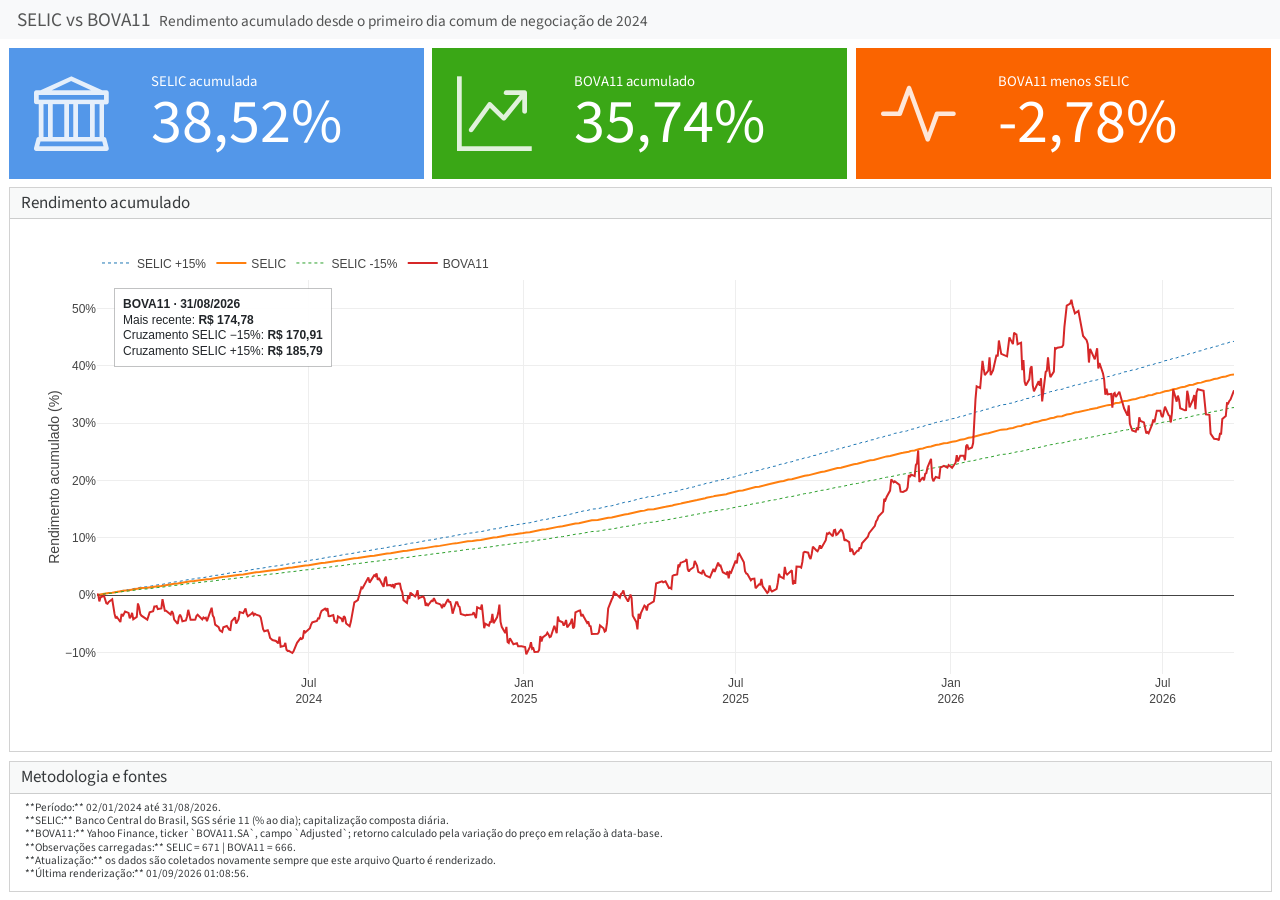
<file: index.html>
<!DOCTYPE html>
<html xmlns="http://www.w3.org/1999/xhtml" lang="en" xml:lang="en"><head>

<meta charset="utf-8">
<meta name="generator" content="quarto-1.10.18">

<meta name="viewport" content="width=device-width, initial-scale=1.0, user-scalable=yes">


<title>SELIC vs BOVA11</title>
<style>
/* Default styles provided by pandoc.
** See https://pandoc.org/MANUAL.html#variables-for-html for config info.
*/
span.smallcaps{font-variant: small-caps;}
div.columns{display: flex; gap: 1.5em;}
div.column{flex: auto;}
@media screen {
div.columns{gap: min(4vw, 1.5em);}
div.column{overflow-x: auto;}
}
div.hanging-indent{margin-left: 1.5em; text-indent: -1.5em;}
ul.task-list{list-style: none;}
ul.task-list li input[type="checkbox"] {
  width: 0.8em;
  margin: 0 0.8em 0.2em -1em; /* quarto-specific, see https://github.com/quarto-dev/quarto-cli/issues/4556 */ 
  vertical-align: middle;
}
</style>


<script src="selic_bova11_files/libs/clipboard/clipboard.min.js"></script>
<script src="selic_bova11_files/libs/quarto-html/quarto.js" type="module"></script>
<script src="selic_bova11_files/libs/quarto-html/tabsets/tabsets.js" type="module"></script>
<script src="selic_bova11_files/libs/quarto-html/popper.min.js"></script>
<script src="selic_bova11_files/libs/quarto-html/tippy.umd.min.js"></script>
<script src="selic_bova11_files/libs/quarto-html/anchor.min.js"></script>
<link href="selic_bova11_files/libs/quarto-html/tippy.css" rel="stylesheet">
<link href="selic_bova11_files/libs/quarto-html/quarto-syntax-highlighting-64a204ab8560d761af7679ceaba22944.css" rel="stylesheet" class="quarto-color-scheme" id="quarto-text-highlighting-styles">
<link href="selic_bova11_files/libs/quarto-html/quarto-syntax-highlighting-dark-b85bc7c33db8c58e0ec93c3465666fed.css" rel="stylesheet" class="quarto-color-scheme quarto-color-alternate" id="quarto-text-highlighting-styles">
<link href="selic_bova11_files/libs/quarto-html/quarto-syntax-highlighting-64a204ab8560d761af7679ceaba22944.css" rel="stylesheet" class="quarto-color-scheme-extra" id="quarto-text-highlighting-styles">
<script src="selic_bova11_files/libs/bootstrap/bootstrap.min.js"></script>
<link href="selic_bova11_files/libs/bootstrap/bootstrap-icons.css" rel="stylesheet">
<link href="selic_bova11_files/libs/bootstrap/bootstrap-b0fabc291986fde6d738770ced517c16.min.css" rel="stylesheet" append-hash="true" class="quarto-color-scheme" id="quarto-bootstrap" data-mode="light">
<link href="selic_bova11_files/libs/bootstrap/bootstrap-dark-b0fabc291986fde6d738770ced517c16.min.css" rel="stylesheet" append-hash="true" class="quarto-color-scheme quarto-color-alternate" id="quarto-bootstrap" data-mode="light">
<link href="selic_bova11_files/libs/bootstrap/bootstrap-b0fabc291986fde6d738770ced517c16.min.css" rel="stylesheet" append-hash="true" class="quarto-color-scheme-extra" id="quarto-bootstrap" data-mode="light">
<script src="selic_bova11_files/libs/quarto-dashboard/quarto-dashboard.js"></script>
<script src="selic_bova11_files/libs/quarto-dashboard/stickythead.js"></script>



<script src="selic_bova11_files/libs/quarto-dashboard/web-components.js" type="module"></script>
<script src="selic_bova11_files/libs/quarto-dashboard/components.js"></script>

<link href="selic_bova11_files/libs/htmltools-fill-0.5.9/fill.css" rel="stylesheet">
<script src="selic_bova11_files/libs/htmlwidgets-1.6.4/htmlwidgets.js"></script>
<script src="selic_bova11_files/libs/plotly-binding-4.12.1/plotly.js"></script>
<script src="selic_bova11_files/libs/typedarray-0.1/typedarray.min.js"></script>
<script src="selic_bova11_files/libs/jquery-3.5.1/jquery.min.js"></script>
<link href="selic_bova11_files/libs/crosstalk-1.2.2/css/crosstalk.min.css" rel="stylesheet">
<script src="selic_bova11_files/libs/crosstalk-1.2.2/js/crosstalk.min.js"></script>
<link href="selic_bova11_files/libs/plotly-htmlwidgets-css-2.25.2/plotly-htmlwidgets.css" rel="stylesheet">
<script src="selic_bova11_files/libs/plotly-main-2.25.2/plotly-latest.min.js"></script>


<link rel="stylesheet" href="styles.css">
</head>

<body class="quarto-dashboard dashboard-fill fullcontent quarto-light">

<header id="quarto-dashboard-header">
<nav class="navbar navbar-expand-md slim" data-bs-theme="dark">
  <div class="navbar-container container-fluid">
    <button class="navbar-toggler hidden" type="button" data-bs-toggle="collapse" data-bs-target="#dashboard-collapse" aria-controls="dashboard-collapse" aria-expanded="false" aria-label="Toggle navigation">
      <span class="navbar-toggler-icon"></span>
    </button>    


    <div class="navbar-brand-container">


      <div class="navbar-title">
        <div class="navbar-title-text"><a href="#">SELIC vs BOVA11</a></div>
        <div class="navbar-subtitle">Rendimento acumulado desde o primeiro dia comum de negociação de 2024</div>
        
      </div>
    </div>
</div>
</nav>
</header>
<div class="page-layout-custom quarto-dashboard-content bslib-gap-spacing html-fill-container bslib-page-fill">  

<div class="bslib-grid-item html-fill-item bslib-grid" data-layout="fill" style="display: grid; grid-template-rows: minmax(3em, 15fr) minmax(3em, 65fr) minmax(3em, 15fr); grid-auto-columns: minmax(0, 1fr);">
<div class="bslib-grid" style="display: grid; grid-template-columns: minmax(3em, 1fr) minmax(3em, 1fr) minmax(3em, 1fr);
grid-auto-rows: minmax(0, 1fr);">
<div class="card valuebox cell bslib-card html-fill-container bslib-value-box bg-primary showcase-left-center" data-bslib-card-init="" data-require-bs-caller="card()">
<div class="card-body html-fill-item html-fill-container">
<div data-icon="bank" class="html-fill-item html-fill-container value-box-grid">
<div class="value-box-showcase html-fill-item html-fill-container">

<i class="bi bi-bank"></i></div>
<div class="value-box-area">
<p class="value-box-title">
SELIC acumulada
</p>
<p class="value-box-value">
38,52%
</p>
</div>
</div>
</div>
<script data-bslib-card-init="">bslib.Card.initializeAllCards();</script></div><div class="card valuebox cell bslib-card html-fill-container bslib-value-box bg-success showcase-left-center" data-bslib-card-init="" data-require-bs-caller="card()">
<div class="card-body html-fill-item html-fill-container">
<div data-icon="graph-up-arrow" class="html-fill-item html-fill-container value-box-grid">
<div class="value-box-showcase html-fill-item html-fill-container">

<i class="bi bi-graph-up-arrow"></i></div>
<div class="value-box-area">
<p class="value-box-title">
BOVA11 acumulado
</p>
<p class="value-box-value">
35,74%
</p>
</div>
</div>
</div>
<script data-bslib-card-init="">bslib.Card.initializeAllCards();</script></div><div class="card valuebox cell bslib-card html-fill-container bslib-value-box bg-warning showcase-left-center" data-bslib-card-init="" data-require-bs-caller="card()">
<div class="card-body html-fill-item html-fill-container">
<div data-icon="activity" class="html-fill-item html-fill-container value-box-grid">
<div class="value-box-showcase html-fill-item html-fill-container">

<i class="bi bi-activity"></i></div>
<div class="value-box-area">
<p class="value-box-title">
BOVA11 menos SELIC
</p>
<p class="value-box-value">
-2,78%
</p>
</div>
</div>
</div>
<script data-bslib-card-init="">bslib.Card.initializeAllCards();</script></div>
</div>
<div class="bslib-grid" style="display: grid; grid-template-columns: minmax(3em, 1fr);
grid-auto-rows: minmax(0, 1fr);">
<div class="card cell bslib-card html-fill-container" data-fill="true" data-title="Rendimento acumulado" data-bslib-card-init="" data-require-bs-caller="card()" data-full-screen="false">
<div class="card-header"><div class="card-title"><span style="display: inline">
Rendimento acumulado
</span></div></div>
<div class="card-body html-fill-item html-fill-container">
<div class="cell-output-display html-fill-item html-fill-container">
<div class="plotly html-widget html-fill-item html-fill-container" id="htmlwidget-8ede036885863e862efa" style="width:100%;height:406px;"></div>
<script type="application/json" data-for="htmlwidget-8ede036885863e862efa">{"x":{"visdat":{"192149d3d3a3":["function () ","plotlyVisDat"],"19213c940836":["function () ","data"],"1921514b5a8c":["function () ","data"],"19217f6c1cc3":["function () ","data"],"1921608bd092":["function () ","data"]},"cur_data":"1921608bd092","attrs":{"19213c940836":{"alpha_stroke":1,"sizes":[10,100],"spans":[1,20],"x":{},"y":{},"type":"scatter","mode":"lines","name":"SELIC +15%","line":{"width":1,"dash":"dot"},"hovertemplate":"<b>SELIC +15%<\/b> <br>Data: %{x|%d/%m/%Y} <br>Acumulado: %{y:.2f}% <extra><\/extra>","inherit":true},"1921514b5a8c":{"alpha_stroke":1,"sizes":[10,100],"spans":[1,20],"x":{},"y":{},"type":"scatter","mode":"lines","name":"SELIC","line":{"width":2},"hovertemplate":"<b>SELIC<\/b> <br>Data: %{x|%d/%m/%Y} <br>Acumulado: %{y:.2f}% <extra><\/extra>","inherit":true},"19217f6c1cc3":{"alpha_stroke":1,"sizes":[10,100],"spans":[1,20],"x":{},"y":{},"type":"scatter","mode":"lines","name":"SELIC -15%","line":{"width":1,"dash":"dot"},"hovertemplate":"<b>SELIC -15%<\/b> <br>Data: %{x|%d/%m/%Y} <br>Acumulado: %{y:.2f}% <extra><\/extra>","inherit":true},"1921608bd092":{"alpha_stroke":1,"sizes":[10,100],"spans":[1,20],"x":{},"y":{},"type":"scatter","mode":"lines","name":"BOVA11","line":{"width":2},"hovertemplate":"<b>BOVA11<\/b> <br>Data: %{x|%d/%m/%Y} <br>Acumulado: %{y:.2f}% <extra><\/extra>","inherit":true}},"layout":{"margin":{"b":60,"l":70,"t":25,"r":20},"xaxis":{"domain":[0,1],"automargin":true,"title":"","type":"date","tickformat":"%b<br>%Y","showgrid":true},"yaxis":{"domain":[0,1],"automargin":true,"title":"Rendimento acumulado (%)","ticksuffix":"%","showgrid":true,"zeroline":true},"legend":{"orientation":"h","x":0,"y":1.0800000000000001},"annotations":[{"xref":"paper","yref":"paper","x":0.014999999999999999,"y":0.97999999999999998,"xanchor":"left","yanchor":"top","align":"left","showarrow":false,"bgcolor":"rgba(255, 255, 255, 0.94)","bordercolor":"rgba(33, 37, 41, 0.28)","borderwidth":1,"borderpad":8,"font":{"size":12,"color":"#212529"},"text":"<b>BOVA11 · 31/08/2026<\/b><br>Mais recente: <b>R$ 174,78<\/b><br>Cruzamento SELIC −15%: <b>R$ 170,91<\/b><br>Cruzamento SELIC +15%: <b>R$ 185,79<\/b>"}],"hovermode":"x","showlegend":true},"source":"A","config":{"modeBarButtonsToAdd":["hoverclosest","hovercompare"],"showSendToCloud":false,"displaylogo":false,"responsive":true},"data":[{"x":["2024-01-02","2024-01-03","2024-01-04","2024-01-05","2024-01-08","2024-01-09","2024-01-10","2024-01-11","2024-01-12","2024-01-15","2024-01-16","2024-01-17","2024-01-18","2024-01-19","2024-01-22","2024-01-23","2024-01-24","2024-01-25","2024-01-26","2024-01-29","2024-01-30","2024-01-31","2024-02-01","2024-02-02","2024-02-05","2024-02-06","2024-02-07","2024-02-08","2024-02-09","2024-02-14","2024-02-15","2024-02-16","2024-02-19","2024-02-20","2024-02-21","2024-02-22","2024-02-23","2024-02-26","2024-02-27","2024-02-28","2024-02-29","2024-03-01","2024-03-04","2024-03-05","2024-03-06","2024-03-07","2024-03-08","2024-03-11","2024-03-12","2024-03-13","2024-03-14","2024-03-15","2024-03-18","2024-03-19","2024-03-20","2024-03-21","2024-03-22","2024-03-25","2024-03-26","2024-03-27","2024-03-28","2024-04-01","2024-04-02","2024-04-03","2024-04-04","2024-04-05","2024-04-08","2024-04-09","2024-04-10","2024-04-11","2024-04-12","2024-04-15","2024-04-16","2024-04-17","2024-04-18","2024-04-19","2024-04-22","2024-04-23","2024-04-24","2024-04-25","2024-04-26","2024-04-29","2024-04-30","2024-05-02","2024-05-03","2024-05-06","2024-05-07","2024-05-08","2024-05-09","2024-05-10","2024-05-13","2024-05-14","2024-05-15","2024-05-16","2024-05-17","2024-05-20","2024-05-21","2024-05-22","2024-05-23","2024-05-24","2024-05-27","2024-05-28","2024-05-29","2024-05-31","2024-06-03","2024-06-04","2024-06-05","2024-06-06","2024-06-07","2024-06-10","2024-06-11","2024-06-12","2024-06-13","2024-06-14","2024-06-17","2024-06-18","2024-06-19","2024-06-20","2024-06-21","2024-06-24","2024-06-25","2024-06-26","2024-06-27","2024-06-28","2024-07-01","2024-07-02","2024-07-03","2024-07-04","2024-07-05","2024-07-08","2024-07-09","2024-07-10","2024-07-11","2024-07-12","2024-07-15","2024-07-16","2024-07-17","2024-07-18","2024-07-19","2024-07-22","2024-07-23","2024-07-24","2024-07-25","2024-07-26","2024-07-29","2024-07-30","2024-07-31","2024-08-01","2024-08-02","2024-08-05","2024-08-06","2024-08-07","2024-08-08","2024-08-09","2024-08-12","2024-08-13","2024-08-14","2024-08-15","2024-08-16","2024-08-19","2024-08-20","2024-08-21","2024-08-22","2024-08-23","2024-08-26","2024-08-27","2024-08-28","2024-08-29","2024-08-30","2024-09-02","2024-09-03","2024-09-04","2024-09-05","2024-09-06","2024-09-09","2024-09-10","2024-09-11","2024-09-12","2024-09-13","2024-09-16","2024-09-17","2024-09-18","2024-09-19","2024-09-20","2024-09-23","2024-09-24","2024-09-25","2024-09-26","2024-09-27","2024-09-30","2024-10-01","2024-10-02","2024-10-03","2024-10-04","2024-10-07","2024-10-08","2024-10-09","2024-10-10","2024-10-11","2024-10-14","2024-10-15","2024-10-16","2024-10-17","2024-10-18","2024-10-21","2024-10-22","2024-10-23","2024-10-24","2024-10-25","2024-10-28","2024-10-29","2024-10-30","2024-10-31","2024-11-01","2024-11-04","2024-11-05","2024-11-06","2024-11-07","2024-11-08","2024-11-11","2024-11-12","2024-11-13","2024-11-14","2024-11-18","2024-11-19","2024-11-21","2024-11-22","2024-11-25","2024-11-26","2024-11-27","2024-11-28","2024-11-29","2024-12-02","2024-12-03","2024-12-04","2024-12-05","2024-12-06","2024-12-09","2024-12-10","2024-12-11","2024-12-12","2024-12-13","2024-12-16","2024-12-17","2024-12-18","2024-12-19","2024-12-20","2024-12-23","2024-12-24","2024-12-26","2024-12-27","2024-12-30","2024-12-31","2025-01-02","2025-01-03","2025-01-06","2025-01-07","2025-01-08","2025-01-09","2025-01-10","2025-01-13","2025-01-14","2025-01-15","2025-01-16","2025-01-17","2025-01-20","2025-01-21","2025-01-22","2025-01-23","2025-01-24","2025-01-27","2025-01-28","2025-01-29","2025-01-30","2025-01-31","2025-02-03","2025-02-04","2025-02-05","2025-02-06","2025-02-07","2025-02-10","2025-02-11","2025-02-12","2025-02-13","2025-02-14","2025-02-17","2025-02-18","2025-02-19","2025-02-20","2025-02-21","2025-02-24","2025-02-25","2025-02-26","2025-02-27","2025-02-28","2025-03-05","2025-03-06","2025-03-07","2025-03-10","2025-03-11","2025-03-12","2025-03-13","2025-03-14","2025-03-17","2025-03-18","2025-03-19","2025-03-20","2025-03-21","2025-03-24","2025-03-25","2025-03-26","2025-03-27","2025-03-28","2025-03-31","2025-04-01","2025-04-02","2025-04-03","2025-04-04","2025-04-07","2025-04-08","2025-04-09","2025-04-10","2025-04-11","2025-04-14","2025-04-15","2025-04-16","2025-04-17","2025-04-22","2025-04-23","2025-04-24","2025-04-25","2025-04-28","2025-04-29","2025-04-30","2025-05-02","2025-05-05","2025-05-06","2025-05-07","2025-05-08","2025-05-09","2025-05-12","2025-05-13","2025-05-14","2025-05-15","2025-05-16","2025-05-19","2025-05-20","2025-05-21","2025-05-22","2025-05-23","2025-05-26","2025-05-27","2025-05-28","2025-05-29","2025-05-30","2025-06-02","2025-06-03","2025-06-04","2025-06-05","2025-06-06","2025-06-09","2025-06-10","2025-06-11","2025-06-12","2025-06-13","2025-06-16","2025-06-17","2025-06-18","2025-06-20","2025-06-23","2025-06-24","2025-06-25","2025-06-26","2025-06-27","2025-06-30","2025-07-01","2025-07-02","2025-07-03","2025-07-04","2025-07-07","2025-07-08","2025-07-09","2025-07-10","2025-07-11","2025-07-14","2025-07-15","2025-07-16","2025-07-17","2025-07-18","2025-07-21","2025-07-22","2025-07-23","2025-07-24","2025-07-25","2025-07-28","2025-07-29","2025-07-30","2025-07-31","2025-08-01","2025-08-04","2025-08-05","2025-08-06","2025-08-07","2025-08-08","2025-08-11","2025-08-12","2025-08-13","2025-08-14","2025-08-15","2025-08-18","2025-08-19","2025-08-20","2025-08-21","2025-08-22","2025-08-25","2025-08-26","2025-08-27","2025-08-28","2025-08-29","2025-09-01","2025-09-02","2025-09-03","2025-09-04","2025-09-05","2025-09-08","2025-09-09","2025-09-10","2025-09-11","2025-09-12","2025-09-15","2025-09-16","2025-09-17","2025-09-18","2025-09-19","2025-09-22","2025-09-23","2025-09-24","2025-09-25","2025-09-26","2025-09-29","2025-09-30","2025-10-01","2025-10-02","2025-10-03","2025-10-06","2025-10-07","2025-10-08","2025-10-09","2025-10-10","2025-10-13","2025-10-14","2025-10-15","2025-10-16","2025-10-17","2025-10-20","2025-10-21","2025-10-22","2025-10-23","2025-10-24","2025-10-27","2025-10-28","2025-10-29","2025-10-30","2025-10-31","2025-11-03","2025-11-04","2025-11-05","2025-11-06","2025-11-07","2025-11-10","2025-11-11","2025-11-12","2025-11-13","2025-11-14","2025-11-17","2025-11-18","2025-11-19","2025-11-21","2025-11-24","2025-11-25","2025-11-26","2025-11-27","2025-11-28","2025-12-01","2025-12-02","2025-12-03","2025-12-04","2025-12-05","2025-12-08","2025-12-09","2025-12-10","2025-12-11","2025-12-12","2025-12-15","2025-12-16","2025-12-17","2025-12-18","2025-12-19","2025-12-22","2025-12-23","2025-12-24","2025-12-26","2025-12-29","2025-12-30","2025-12-31","2026-01-02","2026-01-05","2026-01-06","2026-01-07","2026-01-08","2026-01-09","2026-01-12","2026-01-13","2026-01-14","2026-01-15","2026-01-16","2026-01-19","2026-01-20","2026-01-21","2026-01-22","2026-01-23","2026-01-26","2026-01-27","2026-01-28","2026-01-29","2026-01-30","2026-02-02","2026-02-03","2026-02-04","2026-02-05","2026-02-06","2026-02-09","2026-02-10","2026-02-11","2026-02-12","2026-02-13","2026-02-18","2026-02-19","2026-02-20","2026-02-23","2026-02-24","2026-02-25","2026-02-26","2026-02-27","2026-03-02","2026-03-03","2026-03-04","2026-03-05","2026-03-06","2026-03-09","2026-03-10","2026-03-11","2026-03-12","2026-03-13","2026-03-16","2026-03-17","2026-03-18","2026-03-19","2026-03-20","2026-03-23","2026-03-24","2026-03-25","2026-03-26","2026-03-27","2026-03-30","2026-03-31","2026-04-01","2026-04-02","2026-04-06","2026-04-07","2026-04-08","2026-04-09","2026-04-10","2026-04-13","2026-04-14","2026-04-15","2026-04-16","2026-04-17","2026-04-20","2026-04-22","2026-04-23","2026-04-24","2026-04-27","2026-04-28","2026-04-29","2026-04-30","2026-05-04","2026-05-05","2026-05-06","2026-05-07","2026-05-08","2026-05-11","2026-05-12","2026-05-13","2026-05-14","2026-05-15","2026-05-18","2026-05-19","2026-05-20","2026-05-21","2026-05-22","2026-05-25","2026-05-26","2026-05-27","2026-05-28","2026-05-29","2026-06-01","2026-06-02","2026-06-03","2026-06-05","2026-06-08","2026-06-09","2026-06-10","2026-06-11","2026-06-12","2026-06-15","2026-06-16","2026-06-17","2026-06-18","2026-06-19","2026-06-22","2026-06-23","2026-06-24","2026-06-25","2026-06-26","2026-06-29","2026-06-30","2026-07-01","2026-07-02","2026-07-03","2026-07-06","2026-07-07","2026-07-08","2026-07-09","2026-07-10","2026-07-13","2026-07-14","2026-07-15","2026-07-16","2026-07-17","2026-07-20","2026-07-21","2026-07-22","2026-07-23","2026-07-24","2026-07-27","2026-07-28","2026-07-29","2026-07-30","2026-07-31","2026-08-03","2026-08-04","2026-08-05","2026-08-06","2026-08-07","2026-08-10","2026-08-11","2026-08-12","2026-08-13","2026-08-14","2026-08-17","2026-08-18","2026-08-19","2026-08-20","2026-08-21","2026-08-24","2026-08-25","2026-08-26","2026-08-27","2026-08-28","2026-08-31"],"y":[0,0.050299850000010686,0.10062170065140762,0.15096556157705332,0.20133144240404907,0.25171935276365853,0.30212930229138402,0.35256130062691571,0.40301535741420808,0.45349148230140351,0.50398968494085761,0.55450997498916466,0.60505236210713242,0.65561685595980745,0.70620346621644958,0.75681220255055737,0.80744307463981746,0.85809609216625715,0.908771264816015,0.959468602279545,1.010188114251489,1.060929810430804,1.1096254947513828,1.1583416103202149,1.207078165709673,1.2558351694956793,1.304612630257731,1.3534105565790022,1.4022289570462421,1.4510678402497488,1.4999272147834983,1.5488070892449899,1.597707472235451,1.6466283723595563,1.6955697982257598,1.7445317584459883,1.7935142616358966,1.8425173164146633,1.8915409314051188,1.9405851152336937,1.9896498765305213,2.0387352239292076,2.0878411660671379,2.1369677115851702,2.1861148691279162,2.2352826473435625,2.2844710548839218,2.3336801004044072,2.3829097925641594,2.4321601400258186,2.4814311514557774,2.5307228355240041,2.5800352009040926,2.6293682562733398,2.6787220103126428,2.7259911993697417,2.7732793755146723,2.8205865463742419,2.8679127195781682,2.9152579027593615,2.9626221035537443,3.0100053296003044,3.0574075885410932,3.1048288880212511,3.1522692356889843,3.1997286391955879,3.2472071061953698,3.2947046443457793,3.3422212613073294,3.3897569647435475,3.4373117623211256,3.4848856617098209,3.5324786705824294,3.5800907966148108,3.6277220474859915,3.6753724308780109,3.7230419544760491,3.7707306259683255,3.8184384530461486,3.8661654434039678,3.9139116047392717,3.961676944752663,4.0094614711478354,4.0572651916315472,4.1050881139137205,4.1529302457073189,4.2007915947283943,4.2486721686961655,4.2955011222568,4.3423484655475031,4.3892142057899139,4.4360983502085345,4.4830009060306235,4.5299218804864276,4.5768612808088749,4.6238191142338536,4.6707953879999859,4.717790109348857,4.7648032855247822,4.8118349237749891,4.8588850313495646,4.9059536155013532,4.9530406834861633,5.0001462425625336,5.0472702999919656,5.0944128630387953,5.1415739389700894,5.1887535350559055,5.2359516585691068,5.2831683167854431,5.3304035169834236,5.377657266444543,5.4249295724530544,5.4722204422961473,5.5195298832638207,5.5668579026489837,5.6142045077473295,5.6615697058575138,5.7089535042809745,5.7563559103221111,5.8037769312880831,5.8512165744889852,5.8986748472377961,5.9461517568502815,5.9936473106451906,6.0411615159440597,6.0886943800713587,6.1362459103543925,6.1838161141234043,6.2314049987113931,6.2790125714543983,6.3266388396911637,6.3742838107635249,6.4219474920159989,6.4696298907960879,6.5173310144542071,6.5650508703435797,6.6127894658203417,6.6605468082435628,6.7083229049751498,6.7561177633799181,6.8039313908255954,6.8517637946827445,6.8996149823249135,6.9474849611284624,6.9953737384726846,7.0432813217397623,7.091207718314811,7.1391529355857823,7.1871169809435651,7.2350998617819826,7.2831015854976942,7.3311221594902944,7.3791615911623172,7.4272198879191524,7.4752970571691293,7.5233931063234873,7.5715080427963262,7.6196418740047314,7.6677946073686263,7.7159662503109177,7.7641568102574272,7.8123662946368082,7.8605947108807035,7.9088420664236398,7.957108368703107,8.0053936251594795,8.0536978432360957,8.1020210303791007,8.1503631940377286,8.1987243416640272,8.2471044807130003,8.2955036186425666,8.3439217629135811,8.392358920989885,8.4408151003381278,8.4892903084280249,8.537784552732127,8.5862978407259689,8.6348301798880254,8.6833815776996293,8.7319520416451777,8.7816526921412947,8.8313733063946405,8.8811138924243718,8.9308744582526529,8.9806550119050499,9.0304555614102409,9.080276114800121,9.130116680109932,9.1799772653779783,9.2298578786459391,9.279758527958629,9.3296792213641364,9.3796199669137632,9.4295807726620513,9.4795616466668182,9.5295625969890736,9.5795836316930085,9.6296247588461732,9.6796859865192975,9.7297673227863619,9.779868775724589,9.8299903534144146,9.8801320639395449,9.9302939153870113,9.9804759158469256,10.030678073412776,10.080900396181322,10.131142892252456,10.181405569729415,10.231688436718668,10.281991501329909,10.33231477167616,10.38265825587364,10.433021962041851,10.483405898303568,10.536054970916311,10.588726133500483,10.641419395324318,10.694134765660028,10.746872253783657,10.799631868975183,10.852413620518439,10.905217517701216,10.958043569815105,11.010891786155691,11.063762176022431,11.116654748718615,11.169569513551542,11.222506479832367,11.275465656876104,11.328447054001771,11.381450680532218,11.434476545794254,11.487524659118568,11.540595029839805,11.593687667296471,11.646802580831055,11.699939779789871,11.757604723381872,11.815295912019625,11.873013357648047,11.930757072217505,11.988527067683778,12.046323356008083,12.104145949157099,12.161994859102949,12.219870097823186,12.277771677300787,12.335699609524266,12.393653906487573,12.451634580189999,12.509641642636501,12.567675105837298,12.625734981808201,12.683821282570486,12.741934020150813,12.800073206581388,12.858238853899902,12.916430974149471,12.974649579378733,13.032894681641784,13.091166292998247,13.14946442551317,13.20778909125716,13.266140302306264,13.324518070742043,13.382922408651577,13.441353328127416,13.499810841267637,13.55829496017582,13.616805696961027,13.679875519970672,13.742976270529427,13.806107963803194,13.869270614965432,13.932464239196902,13.995688851685873,14.058944467628073,14.122231102226685,14.185548770692293,14.248897488242992,14.312277270104309,14.375688131509275,14.439130087698329,14.502603153919443,14.566107345428014,14.629642677487006,14.693209165366781,14.756806824345215,14.820435669707658,14.88409571674705,14.947786980763659,15.011509477065458,15.075263220967711,15.139048227793378,15.202864512872859,15.266712091544036,15.330590979152371,15.394501191050837,15.458442742599933,15.522415649167602,15.586419926129508,15.650455588868704,15.71452265277583,15.783188298670538,15.851890015315707,15.920627821659657,15.989401736660664,16.058211779286935,16.12705796851672,16.195940323338164,16.26485886274941,16.3338136057586,16.402804571383864,16.471831778653243,16.540895246604883,16.609994994286872,16.679131040757326,16.74830340508435,16.817512106346076,16.886757163630659,16.956038596036272,17.02535642267117,17.094710662653551,17.164101335111752,17.233528459184104,17.302992054019011,17.37249213877492,17.442028732620319,17.511601854733843,17.581211524304152,17.650857760530009,17.720540582620167,17.790260009793638,17.860016061279396,17.929808756316532,18.00194444633625,18.0741192815095,18.146333283078807,18.218586472298199,18.290878870433264,18.363210498761095,18.435581378570351,18.507991531161245,18.580440977845541,18.652929739946586,18.725457838799279,18.798025295750104,18.870632132157095,18.943278369389944,19.01596402882987,19.08868913186976,19.161453699914063,19.234257754378845,19.307101316691838,19.379984408292348,19.452907050631378,19.52586926517148,19.598871073386931,19.671912496763607,19.744993556799123,19.818114275002632,19.891274672895122,19.964474772009112,20.0377145938889,20.110994160090424,20.185482202280831,20.260011310473757,20.334581507309348,20.409192815440171,20.483845257531261,20.558538856260206,20.633273634317046,20.708049614404395,20.782866819237334,20.857725271543458,20.932624994062927,21.007566009548405,21.08254834076515,21.157572010490906,21.232637041516028,21.307743456643397,21.382891278688486,21.458080530479354,21.533311234856633,21.608583414673518,21.68389709279586,21.759252292102133,21.834649035483281,21.910087345843056,21.985567246097695,22.061088759176172,22.136651908019992,22.212256715583404,22.287903204833281,22.363591398749158,22.439321320323213,22.515092992560323,22.590906438478068,22.666761681106678,22.742658743489105,22.818597648680996,22.894578419750701,22.970601079779307,23.0466656518606,23.122772159101139,23.198920624620179,23.275111071549762,23.351343523034622,23.427618002232322,23.503934532313142,23.580293136460156,23.656693837869238,23.733136659748997,23.809621625320894,23.886148757819168,23.96271808049087,24.039329616595818,24.11598338940674,24.192679422209189,24.269417738301449,24.346198360994766,24.423021313613177,24.499886619493601,24.576794301985796,24.653744384452438,24.730736890269046,24.807771842824039,24.884849265518699,24.961969181767291,25.039131614996911,25.116336588647567,25.193584126172265,25.270874251036908,25.348206986720225,25.425582356714102,25.50300038452319,25.580461093665193,25.657964507670755,25.735510650083476,25.813099544459991,25.890731214369861,25.96840568339568,26.046122975133009,26.123883113190413,26.201686121189589,26.279532022765075,26.357420841564551,26.435352601248713,26.513327325491328,26.591345037979153,26.669405762412048,26.747509522502956,26.825656341977794,26.9038462445757,26.982079254048816,27.060355394162382,27.138674688694756,27.217037161437382,27.295442836194873,27.373891736784916,27.452383887038319,27.530919310799099,27.609498031924325,27.688120074284331,27.76678546176251,27.845494218255453,27.924246367672929,28.00304193393788,28.081880940986501,28.160763412768087,28.239689373245191,28.318658846393589,28.397671856202177,28.47672842667324,28.555828581822155,28.634972345677635,28.714159742281517,28.793390795689042,28.872665529968646,28.951983969201979,29.031346137484043,29.110752058923111,29.19020175764074,29.26969525777174,29.349232583464321,29.428813758879929,29.508438808193358,29.588107755592713,29.667820625279447,29.74757744146839,29.827378228387641,29.907223010278766,29.987111811396556,30.067044656009326,30.14702156839866,30.227042572859521,30.307107693700384,30.387216955242994,30.467370381822619,30.547567997787841,30.627809827500684,30.708095895336697,30.788426225684798,30.86880084294727,30.949219771540008,31.029683035892273,31.110190660446801,31.190742669659805,31.271339088001049,31.351979939953683,31.432665250014377,31.513395042693354,31.594169342514352,31.67498817401459,31.755851561744834,31.836759530269351,31.917712104166011,31.998709308026154,32.079751166454777,32.160837704070346,32.241968945505022,32.323144915404363,32.404365638427691,32.485631139247801,32.566941442551226,32.648296573037918,32.729696555421626,32.811141414429599,32.892631174802801,32.974165861295788,33.055745498676806,33.13737011172767,33.219039725243995,33.300754364034908,33.382514052923391,33.464318816745887,33.546168680352771,33.628063668607965,33.710003806389103,33.791989118587622,33.874019630108606,33.956095365870873,34.038216350807055,34.120382609863434,34.202594168000068,34.284851050190852,34.367153281423342,34.449500886698949,34.531893891032787,34.614332319453872,34.696816197004949,34.779345548742512,34.861920399736995,34.944540775072596,35.025909679569608,35.107322739716324,35.188779979474283,35.270281422817924,35.351827093734848,35.433417016225548,35.515051214303568,35.596729711995501,35.678452533341037,35.760219702392781,35.842031243216496,35.923887179890926,36.005787536507988,36.087732337172532,36.169721606002653,36.251755367129356,36.333833644696881,36.415956462862525,36.498123845796663,36.580335817682808,36.662592402717664,36.744893625110933,36.827239509085516,36.909630078877534,36.992065358736113,37.074545372923687,37.157070145715785,37.23963970140106,37.320935669001607,37.402275048648868,37.483657863524861,37.565084136823991,37.646553891753065,37.728067151531256,37.809623939390171,37.891224278573816,37.972868192338581,38.054555703953284,38.136286836699213,38.218061613870034,38.299880058771826,38.381742194723202,38.463648045055201,38.545597633111278,38.627590982247348,38.709628115831862,38.791709057245761,38.873833829882322,38.956002457147463,39.038214962459605,39.12047136924955,39.202771700960746,39.285115981049053,39.367504232982959,39.449936480243366,39.5324127463238,39.614933054730336,39.697497428981585,39.780105892608688,39.862758469155317,39.945455182177845,40.026849579239631,40.108286733592074,40.189766667696126,40.271289404024309,40.352854965061148,40.43446337330284,40.516114651257482,40.597808821444929,40.679545906396918,40.761325928656987,40.843148910780585,40.925014875334909,41.006923844899063,41.08887584206402,41.170870889432635,41.25290900961955,41.334990225251396,41.417114558966631,41.499282033415597,41.58149267126057,41.663746495175729,41.746043527847092,41.828383791972712,41.910767310262493,41.993194105438221,42.075664200233746,42.158177617394763,42.240734379678962,42.323334509855961,42.405978030707338,42.488664965026636,42.571395335619421,42.654169165303173,42.736986476907397,42.819847293273604,42.901377026385305,42.982948877757146,43.064562869147416,43.146219022325617,43.22791735907257,43.30965790118028,43.391440670452042,43.473265688702412,43.555132977757211,43.637042559453548,43.718994455639766,43.800988688175572,43.883025278931875,43.965104249791004,44.047225622646458,44.129389419403125,44.211595661977213,44.293844372296221],"type":"scatter","mode":"lines","name":"SELIC +15%","line":{"color":"rgba(31,119,180,1)","width":1,"dash":"dot"},"hovertemplate":["<b>SELIC +15%<\/b> <br>Data: %{x|%d/%m/%Y} <br>Acumulado: %{y:.2f}% <extra><\/extra>","<b>SELIC +15%<\/b> <br>Data: %{x|%d/%m/%Y} <br>Acumulado: %{y:.2f}% <extra><\/extra>","<b>SELIC +15%<\/b> <br>Data: %{x|%d/%m/%Y} <br>Acumulado: %{y:.2f}% <extra><\/extra>","<b>SELIC +15%<\/b> <br>Data: %{x|%d/%m/%Y} <br>Acumulado: %{y:.2f}% <extra><\/extra>","<b>SELIC +15%<\/b> <br>Data: %{x|%d/%m/%Y} <br>Acumulado: %{y:.2f}% <extra><\/extra>","<b>SELIC +15%<\/b> <br>Data: %{x|%d/%m/%Y} <br>Acumulado: %{y:.2f}% <extra><\/extra>","<b>SELIC +15%<\/b> <br>Data: %{x|%d/%m/%Y} <br>Acumulado: %{y:.2f}% <extra><\/extra>","<b>SELIC +15%<\/b> <br>Data: %{x|%d/%m/%Y} <br>Acumulado: %{y:.2f}% <extra><\/extra>","<b>SELIC +15%<\/b> <br>Data: %{x|%d/%m/%Y} <br>Acumulado: %{y:.2f}% <extra><\/extra>","<b>SELIC +15%<\/b> <br>Data: %{x|%d/%m/%Y} <br>Acumulado: %{y:.2f}% <extra><\/extra>","<b>SELIC +15%<\/b> <br>Data: %{x|%d/%m/%Y} <br>Acumulado: %{y:.2f}% <extra><\/extra>","<b>SELIC +15%<\/b> <br>Data: %{x|%d/%m/%Y} <br>Acumulado: %{y:.2f}% <extra><\/extra>","<b>SELIC +15%<\/b> <br>Data: %{x|%d/%m/%Y} <br>Acumulado: %{y:.2f}% <extra><\/extra>","<b>SELIC +15%<\/b> <br>Data: %{x|%d/%m/%Y} <br>Acumulado: %{y:.2f}% <extra><\/extra>","<b>SELIC +15%<\/b> <br>Data: %{x|%d/%m/%Y} <br>Acumulado: %{y:.2f}% <extra><\/extra>","<b>SELIC +15%<\/b> <br>Data: %{x|%d/%m/%Y} <br>Acumulado: %{y:.2f}% <extra><\/extra>","<b>SELIC +15%<\/b> <br>Data: %{x|%d/%m/%Y} <br>Acumulado: %{y:.2f}% <extra><\/extra>","<b>SELIC +15%<\/b> <br>Data: %{x|%d/%m/%Y} <br>Acumulado: %{y:.2f}% <extra><\/extra>","<b>SELIC +15%<\/b> <br>Data: %{x|%d/%m/%Y} <br>Acumulado: %{y:.2f}% <extra><\/extra>","<b>SELIC +15%<\/b> <br>Data: %{x|%d/%m/%Y} <br>Acumulado: %{y:.2f}% <extra><\/extra>","<b>SELIC +15%<\/b> <br>Data: %{x|%d/%m/%Y} <br>Acumulado: %{y:.2f}% <extra><\/extra>","<b>SELIC +15%<\/b> <br>Data: %{x|%d/%m/%Y} <br>Acumulado: %{y:.2f}% <extra><\/extra>","<b>SELIC +15%<\/b> <br>Data: %{x|%d/%m/%Y} <br>Acumulado: %{y:.2f}% <extra><\/extra>","<b>SELIC +15%<\/b> <br>Data: %{x|%d/%m/%Y} <br>Acumulado: %{y:.2f}% <extra><\/extra>","<b>SELIC +15%<\/b> <br>Data: %{x|%d/%m/%Y} <br>Acumulado: %{y:.2f}% <extra><\/extra>","<b>SELIC +15%<\/b> <br>Data: %{x|%d/%m/%Y} <br>Acumulado: %{y:.2f}% <extra><\/extra>","<b>SELIC +15%<\/b> <br>Data: %{x|%d/%m/%Y} <br>Acumulado: %{y:.2f}% <extra><\/extra>","<b>SELIC +15%<\/b> <br>Data: %{x|%d/%m/%Y} <br>Acumulado: %{y:.2f}% <extra><\/extra>","<b>SELIC +15%<\/b> <br>Data: %{x|%d/%m/%Y} <br>Acumulado: %{y:.2f}% <extra><\/extra>","<b>SELIC +15%<\/b> <br>Data: %{x|%d/%m/%Y} <br>Acumulado: %{y:.2f}% <extra><\/extra>","<b>SELIC +15%<\/b> <br>Data: %{x|%d/%m/%Y} <br>Acumulado: %{y:.2f}% <extra><\/extra>","<b>SELIC +15%<\/b> <br>Data: %{x|%d/%m/%Y} <br>Acumulado: %{y:.2f}% <extra><\/extra>","<b>SELIC +15%<\/b> <br>Data: %{x|%d/%m/%Y} <br>Acumulado: %{y:.2f}% <extra><\/extra>","<b>SELIC +15%<\/b> <br>Data: %{x|%d/%m/%Y} <br>Acumulado: %{y:.2f}% <extra><\/extra>","<b>SELIC +15%<\/b> <br>Data: %{x|%d/%m/%Y} <br>Acumulado: %{y:.2f}% <extra><\/extra>","<b>SELIC +15%<\/b> <br>Data: %{x|%d/%m/%Y} <br>Acumulado: %{y:.2f}% <extra><\/extra>","<b>SELIC +15%<\/b> <br>Data: %{x|%d/%m/%Y} <br>Acumulado: %{y:.2f}% <extra><\/extra>","<b>SELIC +15%<\/b> <br>Data: %{x|%d/%m/%Y} <br>Acumulado: %{y:.2f}% <extra><\/extra>","<b>SELIC +15%<\/b> <br>Data: %{x|%d/%m/%Y} <br>Acumulado: %{y:.2f}% <extra><\/extra>","<b>SELIC +15%<\/b> <br>Data: %{x|%d/%m/%Y} <br>Acumulado: %{y:.2f}% <extra><\/extra>","<b>SELIC +15%<\/b> <br>Data: %{x|%d/%m/%Y} <br>Acumulado: %{y:.2f}% <extra><\/extra>","<b>SELIC +15%<\/b> <br>Data: %{x|%d/%m/%Y} <br>Acumulado: %{y:.2f}% <extra><\/extra>","<b>SELIC +15%<\/b> <br>Data: %{x|%d/%m/%Y} <br>Acumulado: %{y:.2f}% <extra><\/extra>","<b>SELIC +15%<\/b> <br>Data: %{x|%d/%m/%Y} <br>Acumulado: %{y:.2f}% <extra><\/extra>","<b>SELIC +15%<\/b> <br>Data: %{x|%d/%m/%Y} <br>Acumulado: %{y:.2f}% <extra><\/extra>","<b>SELIC +15%<\/b> <br>Data: %{x|%d/%m/%Y} <br>Acumulado: %{y:.2f}% <extra><\/extra>","<b>SELIC +15%<\/b> <br>Data: %{x|%d/%m/%Y} <br>Acumulado: %{y:.2f}% <extra><\/extra>","<b>SELIC +15%<\/b> <br>Data: %{x|%d/%m/%Y} <br>Acumulado: %{y:.2f}% <extra><\/extra>","<b>SELIC +15%<\/b> <br>Data: %{x|%d/%m/%Y} <br>Acumulado: %{y:.2f}% <extra><\/extra>","<b>SELIC +15%<\/b> <br>Data: %{x|%d/%m/%Y} <br>Acumulado: %{y:.2f}% <extra><\/extra>","<b>SELIC +15%<\/b> <br>Data: %{x|%d/%m/%Y} <br>Acumulado: %{y:.2f}% <extra><\/extra>","<b>SELIC +15%<\/b> <br>Data: %{x|%d/%m/%Y} <br>Acumulado: %{y:.2f}% <extra><\/extra>","<b>SELIC +15%<\/b> <br>Data: %{x|%d/%m/%Y} <br>Acumulado: %{y:.2f}% <extra><\/extra>","<b>SELIC +15%<\/b> <br>Data: %{x|%d/%m/%Y} <br>Acumulado: %{y:.2f}% <extra><\/extra>","<b>SELIC +15%<\/b> <br>Data: %{x|%d/%m/%Y} <br>Acumulado: %{y:.2f}% <extra><\/extra>","<b>SELIC +15%<\/b> <br>Data: %{x|%d/%m/%Y} <br>Acumulado: %{y:.2f}% <extra><\/extra>","<b>SELIC +15%<\/b> <br>Data: %{x|%d/%m/%Y} <br>Acumulado: %{y:.2f}% <extra><\/extra>","<b>SELIC +15%<\/b> <br>Data: %{x|%d/%m/%Y} <br>Acumulado: %{y:.2f}% <extra><\/extra>","<b>SELIC +15%<\/b> <br>Data: %{x|%d/%m/%Y} <br>Acumulado: %{y:.2f}% <extra><\/extra>","<b>SELIC +15%<\/b> <br>Data: %{x|%d/%m/%Y} <br>Acumulado: %{y:.2f}% <extra><\/extra>","<b>SELIC +15%<\/b> <br>Data: %{x|%d/%m/%Y} <br>Acumulado: %{y:.2f}% <extra><\/extra>","<b>SELIC +15%<\/b> <br>Data: %{x|%d/%m/%Y} <br>Acumulado: %{y:.2f}% <extra><\/extra>","<b>SELIC +15%<\/b> <br>Data: %{x|%d/%m/%Y} <br>Acumulado: %{y:.2f}% <extra><\/extra>","<b>SELIC +15%<\/b> <br>Data: %{x|%d/%m/%Y} <br>Acumulado: %{y:.2f}% <extra><\/extra>","<b>SELIC +15%<\/b> <br>Data: %{x|%d/%m/%Y} <br>Acumulado: %{y:.2f}% <extra><\/extra>","<b>SELIC +15%<\/b> <br>Data: %{x|%d/%m/%Y} <br>Acumulado: %{y:.2f}% <extra><\/extra>","<b>SELIC +15%<\/b> <br>Data: %{x|%d/%m/%Y} <br>Acumulado: %{y:.2f}% <extra><\/extra>","<b>SELIC +15%<\/b> <br>Data: %{x|%d/%m/%Y} <br>Acumulado: %{y:.2f}% <extra><\/extra>","<b>SELIC +15%<\/b> <br>Data: %{x|%d/%m/%Y} <br>Acumulado: %{y:.2f}% <extra><\/extra>","<b>SELIC +15%<\/b> <br>Data: %{x|%d/%m/%Y} <br>Acumulado: %{y:.2f}% <extra><\/extra>","<b>SELIC +15%<\/b> <br>Data: %{x|%d/%m/%Y} <br>Acumulado: %{y:.2f}% <extra><\/extra>","<b>SELIC +15%<\/b> <br>Data: %{x|%d/%m/%Y} <br>Acumulado: %{y:.2f}% <extra><\/extra>","<b>SELIC +15%<\/b> <br>Data: %{x|%d/%m/%Y} <br>Acumulado: %{y:.2f}% <extra><\/extra>","<b>SELIC +15%<\/b> <br>Data: %{x|%d/%m/%Y} <br>Acumulado: %{y:.2f}% <extra><\/extra>","<b>SELIC +15%<\/b> <br>Data: %{x|%d/%m/%Y} <br>Acumulado: %{y:.2f}% <extra><\/extra>","<b>SELIC +15%<\/b> <br>Data: %{x|%d/%m/%Y} <br>Acumulado: %{y:.2f}% <extra><\/extra>","<b>SELIC +15%<\/b> <br>Data: %{x|%d/%m/%Y} <br>Acumulado: %{y:.2f}% <extra><\/extra>","<b>SELIC +15%<\/b> <br>Data: %{x|%d/%m/%Y} <br>Acumulado: %{y:.2f}% <extra><\/extra>","<b>SELIC +15%<\/b> <br>Data: %{x|%d/%m/%Y} <br>Acumulado: %{y:.2f}% <extra><\/extra>","<b>SELIC +15%<\/b> <br>Data: %{x|%d/%m/%Y} <br>Acumulado: %{y:.2f}% <extra><\/extra>","<b>SELIC +15%<\/b> <br>Data: %{x|%d/%m/%Y} <br>Acumulado: %{y:.2f}% <extra><\/extra>","<b>SELIC +15%<\/b> <br>Data: %{x|%d/%m/%Y} <br>Acumulado: %{y:.2f}% <extra><\/extra>","<b>SELIC +15%<\/b> <br>Data: %{x|%d/%m/%Y} <br>Acumulado: %{y:.2f}% <extra><\/extra>","<b>SELIC +15%<\/b> <br>Data: %{x|%d/%m/%Y} <br>Acumulado: %{y:.2f}% <extra><\/extra>","<b>SELIC +15%<\/b> <br>Data: %{x|%d/%m/%Y} <br>Acumulado: %{y:.2f}% <extra><\/extra>","<b>SELIC +15%<\/b> <br>Data: %{x|%d/%m/%Y} <br>Acumulado: %{y:.2f}% <extra><\/extra>","<b>SELIC +15%<\/b> <br>Data: %{x|%d/%m/%Y} <br>Acumulado: %{y:.2f}% <extra><\/extra>","<b>SELIC +15%<\/b> <br>Data: %{x|%d/%m/%Y} <br>Acumulado: %{y:.2f}% <extra><\/extra>","<b>SELIC +15%<\/b> <br>Data: %{x|%d/%m/%Y} <br>Acumulado: %{y:.2f}% <extra><\/extra>","<b>SELIC +15%<\/b> <br>Data: %{x|%d/%m/%Y} <br>Acumulado: %{y:.2f}% <extra><\/extra>","<b>SELIC +15%<\/b> <br>Data: %{x|%d/%m/%Y} <br>Acumulado: %{y:.2f}% <extra><\/extra>","<b>SELIC +15%<\/b> <br>Data: %{x|%d/%m/%Y} <br>Acumulado: %{y:.2f}% <extra><\/extra>","<b>SELIC +15%<\/b> <br>Data: %{x|%d/%m/%Y} <br>Acumulado: %{y:.2f}% <extra><\/extra>","<b>SELIC +15%<\/b> <br>Data: %{x|%d/%m/%Y} <br>Acumulado: %{y:.2f}% <extra><\/extra>","<b>SELIC +15%<\/b> <br>Data: %{x|%d/%m/%Y} <br>Acumulado: %{y:.2f}% <extra><\/extra>","<b>SELIC +15%<\/b> <br>Data: %{x|%d/%m/%Y} <br>Acumulado: %{y:.2f}% <extra><\/extra>","<b>SELIC +15%<\/b> <br>Data: %{x|%d/%m/%Y} <br>Acumulado: %{y:.2f}% <extra><\/extra>","<b>SELIC +15%<\/b> <br>Data: %{x|%d/%m/%Y} <br>Acumulado: %{y:.2f}% <extra><\/extra>","<b>SELIC +15%<\/b> <br>Data: %{x|%d/%m/%Y} <br>Acumulado: %{y:.2f}% <extra><\/extra>","<b>SELIC +15%<\/b> <br>Data: %{x|%d/%m/%Y} <br>Acumulado: %{y:.2f}% <extra><\/extra>","<b>SELIC +15%<\/b> <br>Data: %{x|%d/%m/%Y} <br>Acumulado: %{y:.2f}% <extra><\/extra>","<b>SELIC +15%<\/b> <br>Data: %{x|%d/%m/%Y} <br>Acumulado: %{y:.2f}% <extra><\/extra>","<b>SELIC +15%<\/b> <br>Data: %{x|%d/%m/%Y} <br>Acumulado: %{y:.2f}% <extra><\/extra>","<b>SELIC +15%<\/b> <br>Data: %{x|%d/%m/%Y} <br>Acumulado: %{y:.2f}% <extra><\/extra>","<b>SELIC +15%<\/b> <br>Data: %{x|%d/%m/%Y} <br>Acumulado: %{y:.2f}% <extra><\/extra>","<b>SELIC +15%<\/b> <br>Data: %{x|%d/%m/%Y} <br>Acumulado: %{y:.2f}% <extra><\/extra>","<b>SELIC +15%<\/b> <br>Data: %{x|%d/%m/%Y} <br>Acumulado: %{y:.2f}% <extra><\/extra>","<b>SELIC +15%<\/b> <br>Data: %{x|%d/%m/%Y} <br>Acumulado: %{y:.2f}% <extra><\/extra>","<b>SELIC +15%<\/b> <br>Data: %{x|%d/%m/%Y} <br>Acumulado: %{y:.2f}% <extra><\/extra>","<b>SELIC +15%<\/b> <br>Data: %{x|%d/%m/%Y} <br>Acumulado: %{y:.2f}% <extra><\/extra>","<b>SELIC +15%<\/b> <br>Data: %{x|%d/%m/%Y} <br>Acumulado: %{y:.2f}% <extra><\/extra>","<b>SELIC +15%<\/b> <br>Data: %{x|%d/%m/%Y} <br>Acumulado: %{y:.2f}% <extra><\/extra>","<b>SELIC +15%<\/b> <br>Data: %{x|%d/%m/%Y} <br>Acumulado: %{y:.2f}% <extra><\/extra>","<b>SELIC +15%<\/b> <br>Data: %{x|%d/%m/%Y} <br>Acumulado: %{y:.2f}% <extra><\/extra>","<b>SELIC +15%<\/b> <br>Data: %{x|%d/%m/%Y} <br>Acumulado: %{y:.2f}% <extra><\/extra>","<b>SELIC +15%<\/b> <br>Data: %{x|%d/%m/%Y} <br>Acumulado: %{y:.2f}% <extra><\/extra>","<b>SELIC +15%<\/b> <br>Data: %{x|%d/%m/%Y} <br>Acumulado: %{y:.2f}% <extra><\/extra>","<b>SELIC +15%<\/b> <br>Data: %{x|%d/%m/%Y} <br>Acumulado: %{y:.2f}% <extra><\/extra>","<b>SELIC +15%<\/b> <br>Data: %{x|%d/%m/%Y} <br>Acumulado: %{y:.2f}% <extra><\/extra>","<b>SELIC +15%<\/b> <br>Data: %{x|%d/%m/%Y} <br>Acumulado: %{y:.2f}% <extra><\/extra>","<b>SELIC +15%<\/b> <br>Data: %{x|%d/%m/%Y} <br>Acumulado: %{y:.2f}% <extra><\/extra>","<b>SELIC +15%<\/b> <br>Data: %{x|%d/%m/%Y} <br>Acumulado: %{y:.2f}% <extra><\/extra>","<b>SELIC +15%<\/b> <br>Data: %{x|%d/%m/%Y} <br>Acumulado: %{y:.2f}% <extra><\/extra>","<b>SELIC +15%<\/b> <br>Data: %{x|%d/%m/%Y} <br>Acumulado: %{y:.2f}% <extra><\/extra>","<b>SELIC +15%<\/b> <br>Data: %{x|%d/%m/%Y} <br>Acumulado: %{y:.2f}% <extra><\/extra>","<b>SELIC +15%<\/b> <br>Data: %{x|%d/%m/%Y} <br>Acumulado: %{y:.2f}% <extra><\/extra>","<b>SELIC +15%<\/b> <br>Data: %{x|%d/%m/%Y} <br>Acumulado: %{y:.2f}% <extra><\/extra>","<b>SELIC +15%<\/b> <br>Data: %{x|%d/%m/%Y} <br>Acumulado: %{y:.2f}% <extra><\/extra>","<b>SELIC +15%<\/b> <br>Data: %{x|%d/%m/%Y} <br>Acumulado: %{y:.2f}% <extra><\/extra>","<b>SELIC +15%<\/b> <br>Data: %{x|%d/%m/%Y} <br>Acumulado: %{y:.2f}% <extra><\/extra>","<b>SELIC +15%<\/b> <br>Data: %{x|%d/%m/%Y} <br>Acumulado: %{y:.2f}% <extra><\/extra>","<b>SELIC +15%<\/b> <br>Data: %{x|%d/%m/%Y} <br>Acumulado: %{y:.2f}% <extra><\/extra>","<b>SELIC +15%<\/b> <br>Data: %{x|%d/%m/%Y} <br>Acumulado: %{y:.2f}% <extra><\/extra>","<b>SELIC +15%<\/b> <br>Data: %{x|%d/%m/%Y} <br>Acumulado: %{y:.2f}% <extra><\/extra>","<b>SELIC +15%<\/b> <br>Data: %{x|%d/%m/%Y} <br>Acumulado: %{y:.2f}% <extra><\/extra>","<b>SELIC +15%<\/b> <br>Data: %{x|%d/%m/%Y} <br>Acumulado: %{y:.2f}% <extra><\/extra>","<b>SELIC +15%<\/b> <br>Data: %{x|%d/%m/%Y} <br>Acumulado: %{y:.2f}% <extra><\/extra>","<b>SELIC +15%<\/b> <br>Data: %{x|%d/%m/%Y} <br>Acumulado: %{y:.2f}% <extra><\/extra>","<b>SELIC +15%<\/b> <br>Data: %{x|%d/%m/%Y} <br>Acumulado: %{y:.2f}% <extra><\/extra>","<b>SELIC +15%<\/b> <br>Data: %{x|%d/%m/%Y} <br>Acumulado: %{y:.2f}% <extra><\/extra>","<b>SELIC +15%<\/b> <br>Data: %{x|%d/%m/%Y} <br>Acumulado: %{y:.2f}% <extra><\/extra>","<b>SELIC +15%<\/b> <br>Data: %{x|%d/%m/%Y} <br>Acumulado: %{y:.2f}% <extra><\/extra>","<b>SELIC +15%<\/b> <br>Data: %{x|%d/%m/%Y} <br>Acumulado: %{y:.2f}% <extra><\/extra>","<b>SELIC +15%<\/b> <br>Data: %{x|%d/%m/%Y} <br>Acumulado: %{y:.2f}% <extra><\/extra>","<b>SELIC +15%<\/b> <br>Data: %{x|%d/%m/%Y} <br>Acumulado: %{y:.2f}% <extra><\/extra>","<b>SELIC +15%<\/b> <br>Data: %{x|%d/%m/%Y} <br>Acumulado: %{y:.2f}% <extra><\/extra>","<b>SELIC +15%<\/b> <br>Data: %{x|%d/%m/%Y} <br>Acumulado: %{y:.2f}% <extra><\/extra>","<b>SELIC +15%<\/b> <br>Data: %{x|%d/%m/%Y} <br>Acumulado: %{y:.2f}% <extra><\/extra>","<b>SELIC +15%<\/b> <br>Data: %{x|%d/%m/%Y} <br>Acumulado: %{y:.2f}% <extra><\/extra>","<b>SELIC +15%<\/b> <br>Data: %{x|%d/%m/%Y} <br>Acumulado: %{y:.2f}% <extra><\/extra>","<b>SELIC +15%<\/b> <br>Data: %{x|%d/%m/%Y} <br>Acumulado: %{y:.2f}% <extra><\/extra>","<b>SELIC +15%<\/b> <br>Data: %{x|%d/%m/%Y} <br>Acumulado: %{y:.2f}% <extra><\/extra>","<b>SELIC +15%<\/b> <br>Data: %{x|%d/%m/%Y} <br>Acumulado: %{y:.2f}% <extra><\/extra>","<b>SELIC +15%<\/b> <br>Data: %{x|%d/%m/%Y} <br>Acumulado: %{y:.2f}% <extra><\/extra>","<b>SELIC +15%<\/b> <br>Data: %{x|%d/%m/%Y} <br>Acumulado: %{y:.2f}% <extra><\/extra>","<b>SELIC +15%<\/b> <br>Data: %{x|%d/%m/%Y} <br>Acumulado: %{y:.2f}% <extra><\/extra>","<b>SELIC +15%<\/b> <br>Data: %{x|%d/%m/%Y} <br>Acumulado: %{y:.2f}% <extra><\/extra>","<b>SELIC +15%<\/b> <br>Data: %{x|%d/%m/%Y} <br>Acumulado: %{y:.2f}% <extra><\/extra>","<b>SELIC +15%<\/b> <br>Data: %{x|%d/%m/%Y} <br>Acumulado: %{y:.2f}% <extra><\/extra>","<b>SELIC +15%<\/b> <br>Data: %{x|%d/%m/%Y} <br>Acumulado: %{y:.2f}% <extra><\/extra>","<b>SELIC +15%<\/b> <br>Data: %{x|%d/%m/%Y} <br>Acumulado: %{y:.2f}% <extra><\/extra>","<b>SELIC +15%<\/b> <br>Data: %{x|%d/%m/%Y} <br>Acumulado: %{y:.2f}% <extra><\/extra>","<b>SELIC +15%<\/b> <br>Data: %{x|%d/%m/%Y} <br>Acumulado: %{y:.2f}% <extra><\/extra>","<b>SELIC +15%<\/b> <br>Data: %{x|%d/%m/%Y} <br>Acumulado: %{y:.2f}% <extra><\/extra>","<b>SELIC +15%<\/b> <br>Data: %{x|%d/%m/%Y} <br>Acumulado: %{y:.2f}% <extra><\/extra>","<b>SELIC +15%<\/b> <br>Data: %{x|%d/%m/%Y} <br>Acumulado: %{y:.2f}% <extra><\/extra>","<b>SELIC +15%<\/b> <br>Data: %{x|%d/%m/%Y} <br>Acumulado: %{y:.2f}% <extra><\/extra>","<b>SELIC +15%<\/b> <br>Data: %{x|%d/%m/%Y} <br>Acumulado: %{y:.2f}% <extra><\/extra>","<b>SELIC +15%<\/b> <br>Data: %{x|%d/%m/%Y} <br>Acumulado: %{y:.2f}% <extra><\/extra>","<b>SELIC +15%<\/b> <br>Data: %{x|%d/%m/%Y} <br>Acumulado: %{y:.2f}% <extra><\/extra>","<b>SELIC +15%<\/b> <br>Data: %{x|%d/%m/%Y} <br>Acumulado: %{y:.2f}% <extra><\/extra>","<b>SELIC +15%<\/b> <br>Data: %{x|%d/%m/%Y} <br>Acumulado: %{y:.2f}% <extra><\/extra>","<b>SELIC +15%<\/b> <br>Data: %{x|%d/%m/%Y} <br>Acumulado: %{y:.2f}% <extra><\/extra>","<b>SELIC +15%<\/b> <br>Data: %{x|%d/%m/%Y} <br>Acumulado: %{y:.2f}% <extra><\/extra>","<b>SELIC +15%<\/b> <br>Data: %{x|%d/%m/%Y} <br>Acumulado: %{y:.2f}% <extra><\/extra>","<b>SELIC +15%<\/b> <br>Data: %{x|%d/%m/%Y} <br>Acumulado: %{y:.2f}% <extra><\/extra>","<b>SELIC +15%<\/b> <br>Data: %{x|%d/%m/%Y} <br>Acumulado: %{y:.2f}% <extra><\/extra>","<b>SELIC +15%<\/b> <br>Data: %{x|%d/%m/%Y} <br>Acumulado: %{y:.2f}% <extra><\/extra>","<b>SELIC +15%<\/b> <br>Data: %{x|%d/%m/%Y} <br>Acumulado: %{y:.2f}% <extra><\/extra>","<b>SELIC +15%<\/b> <br>Data: %{x|%d/%m/%Y} <br>Acumulado: %{y:.2f}% <extra><\/extra>","<b>SELIC +15%<\/b> <br>Data: %{x|%d/%m/%Y} <br>Acumulado: %{y:.2f}% <extra><\/extra>","<b>SELIC +15%<\/b> <br>Data: %{x|%d/%m/%Y} <br>Acumulado: %{y:.2f}% <extra><\/extra>","<b>SELIC +15%<\/b> <br>Data: %{x|%d/%m/%Y} <br>Acumulado: %{y:.2f}% <extra><\/extra>","<b>SELIC +15%<\/b> <br>Data: %{x|%d/%m/%Y} <br>Acumulado: %{y:.2f}% <extra><\/extra>","<b>SELIC +15%<\/b> <br>Data: %{x|%d/%m/%Y} <br>Acumulado: %{y:.2f}% <extra><\/extra>","<b>SELIC +15%<\/b> <br>Data: %{x|%d/%m/%Y} <br>Acumulado: %{y:.2f}% <extra><\/extra>","<b>SELIC +15%<\/b> <br>Data: %{x|%d/%m/%Y} <br>Acumulado: %{y:.2f}% <extra><\/extra>","<b>SELIC +15%<\/b> <br>Data: %{x|%d/%m/%Y} <br>Acumulado: %{y:.2f}% <extra><\/extra>","<b>SELIC +15%<\/b> <br>Data: %{x|%d/%m/%Y} <br>Acumulado: %{y:.2f}% <extra><\/extra>","<b>SELIC +15%<\/b> <br>Data: %{x|%d/%m/%Y} <br>Acumulado: %{y:.2f}% <extra><\/extra>","<b>SELIC +15%<\/b> <br>Data: %{x|%d/%m/%Y} <br>Acumulado: %{y:.2f}% <extra><\/extra>","<b>SELIC +15%<\/b> <br>Data: %{x|%d/%m/%Y} <br>Acumulado: %{y:.2f}% <extra><\/extra>","<b>SELIC +15%<\/b> <br>Data: %{x|%d/%m/%Y} <br>Acumulado: %{y:.2f}% <extra><\/extra>","<b>SELIC +15%<\/b> <br>Data: %{x|%d/%m/%Y} <br>Acumulado: %{y:.2f}% <extra><\/extra>","<b>SELIC +15%<\/b> <br>Data: %{x|%d/%m/%Y} <br>Acumulado: %{y:.2f}% <extra><\/extra>","<b>SELIC +15%<\/b> <br>Data: %{x|%d/%m/%Y} <br>Acumulado: %{y:.2f}% <extra><\/extra>","<b>SELIC +15%<\/b> <br>Data: %{x|%d/%m/%Y} <br>Acumulado: %{y:.2f}% <extra><\/extra>","<b>SELIC +15%<\/b> <br>Data: %{x|%d/%m/%Y} <br>Acumulado: %{y:.2f}% <extra><\/extra>","<b>SELIC +15%<\/b> <br>Data: %{x|%d/%m/%Y} <br>Acumulado: %{y:.2f}% <extra><\/extra>","<b>SELIC +15%<\/b> <br>Data: %{x|%d/%m/%Y} <br>Acumulado: %{y:.2f}% <extra><\/extra>","<b>SELIC +15%<\/b> <br>Data: %{x|%d/%m/%Y} <br>Acumulado: %{y:.2f}% <extra><\/extra>","<b>SELIC +15%<\/b> <br>Data: %{x|%d/%m/%Y} <br>Acumulado: %{y:.2f}% <extra><\/extra>","<b>SELIC +15%<\/b> <br>Data: %{x|%d/%m/%Y} <br>Acumulado: %{y:.2f}% <extra><\/extra>","<b>SELIC +15%<\/b> <br>Data: %{x|%d/%m/%Y} <br>Acumulado: %{y:.2f}% <extra><\/extra>","<b>SELIC +15%<\/b> <br>Data: %{x|%d/%m/%Y} <br>Acumulado: %{y:.2f}% <extra><\/extra>","<b>SELIC +15%<\/b> <br>Data: %{x|%d/%m/%Y} <br>Acumulado: %{y:.2f}% <extra><\/extra>","<b>SELIC +15%<\/b> <br>Data: %{x|%d/%m/%Y} <br>Acumulado: %{y:.2f}% <extra><\/extra>","<b>SELIC +15%<\/b> <br>Data: %{x|%d/%m/%Y} <br>Acumulado: %{y:.2f}% <extra><\/extra>","<b>SELIC +15%<\/b> <br>Data: %{x|%d/%m/%Y} <br>Acumulado: %{y:.2f}% <extra><\/extra>","<b>SELIC +15%<\/b> <br>Data: %{x|%d/%m/%Y} <br>Acumulado: %{y:.2f}% <extra><\/extra>","<b>SELIC +15%<\/b> <br>Data: %{x|%d/%m/%Y} <br>Acumulado: %{y:.2f}% <extra><\/extra>","<b>SELIC +15%<\/b> <br>Data: %{x|%d/%m/%Y} <br>Acumulado: %{y:.2f}% <extra><\/extra>","<b>SELIC +15%<\/b> <br>Data: %{x|%d/%m/%Y} <br>Acumulado: %{y:.2f}% <extra><\/extra>","<b>SELIC +15%<\/b> <br>Data: %{x|%d/%m/%Y} <br>Acumulado: %{y:.2f}% <extra><\/extra>","<b>SELIC +15%<\/b> <br>Data: %{x|%d/%m/%Y} <br>Acumulado: %{y:.2f}% <extra><\/extra>","<b>SELIC +15%<\/b> <br>Data: %{x|%d/%m/%Y} <br>Acumulado: %{y:.2f}% <extra><\/extra>","<b>SELIC +15%<\/b> <br>Data: %{x|%d/%m/%Y} <br>Acumulado: %{y:.2f}% <extra><\/extra>","<b>SELIC +15%<\/b> <br>Data: %{x|%d/%m/%Y} <br>Acumulado: %{y:.2f}% <extra><\/extra>","<b>SELIC +15%<\/b> <br>Data: %{x|%d/%m/%Y} <br>Acumulado: %{y:.2f}% <extra><\/extra>","<b>SELIC +15%<\/b> <br>Data: %{x|%d/%m/%Y} <br>Acumulado: %{y:.2f}% <extra><\/extra>","<b>SELIC +15%<\/b> <br>Data: %{x|%d/%m/%Y} <br>Acumulado: %{y:.2f}% <extra><\/extra>","<b>SELIC +15%<\/b> <br>Data: %{x|%d/%m/%Y} <br>Acumulado: %{y:.2f}% <extra><\/extra>","<b>SELIC +15%<\/b> <br>Data: %{x|%d/%m/%Y} <br>Acumulado: %{y:.2f}% <extra><\/extra>","<b>SELIC +15%<\/b> <br>Data: %{x|%d/%m/%Y} <br>Acumulado: %{y:.2f}% <extra><\/extra>","<b>SELIC +15%<\/b> <br>Data: %{x|%d/%m/%Y} <br>Acumulado: %{y:.2f}% <extra><\/extra>","<b>SELIC +15%<\/b> <br>Data: %{x|%d/%m/%Y} <br>Acumulado: %{y:.2f}% <extra><\/extra>","<b>SELIC +15%<\/b> <br>Data: %{x|%d/%m/%Y} <br>Acumulado: %{y:.2f}% <extra><\/extra>","<b>SELIC +15%<\/b> <br>Data: %{x|%d/%m/%Y} <br>Acumulado: %{y:.2f}% <extra><\/extra>","<b>SELIC +15%<\/b> <br>Data: %{x|%d/%m/%Y} <br>Acumulado: %{y:.2f}% <extra><\/extra>","<b>SELIC +15%<\/b> <br>Data: %{x|%d/%m/%Y} <br>Acumulado: %{y:.2f}% <extra><\/extra>","<b>SELIC +15%<\/b> <br>Data: %{x|%d/%m/%Y} <br>Acumulado: %{y:.2f}% <extra><\/extra>","<b>SELIC +15%<\/b> <br>Data: %{x|%d/%m/%Y} <br>Acumulado: %{y:.2f}% <extra><\/extra>","<b>SELIC +15%<\/b> <br>Data: %{x|%d/%m/%Y} <br>Acumulado: %{y:.2f}% <extra><\/extra>","<b>SELIC +15%<\/b> <br>Data: %{x|%d/%m/%Y} <br>Acumulado: %{y:.2f}% <extra><\/extra>","<b>SELIC +15%<\/b> <br>Data: %{x|%d/%m/%Y} <br>Acumulado: %{y:.2f}% <extra><\/extra>","<b>SELIC +15%<\/b> <br>Data: %{x|%d/%m/%Y} <br>Acumulado: %{y:.2f}% <extra><\/extra>","<b>SELIC +15%<\/b> <br>Data: %{x|%d/%m/%Y} <br>Acumulado: %{y:.2f}% <extra><\/extra>","<b>SELIC +15%<\/b> <br>Data: %{x|%d/%m/%Y} <br>Acumulado: %{y:.2f}% <extra><\/extra>","<b>SELIC +15%<\/b> <br>Data: %{x|%d/%m/%Y} <br>Acumulado: %{y:.2f}% <extra><\/extra>","<b>SELIC +15%<\/b> <br>Data: %{x|%d/%m/%Y} <br>Acumulado: %{y:.2f}% <extra><\/extra>","<b>SELIC +15%<\/b> <br>Data: %{x|%d/%m/%Y} <br>Acumulado: %{y:.2f}% <extra><\/extra>","<b>SELIC +15%<\/b> <br>Data: %{x|%d/%m/%Y} <br>Acumulado: %{y:.2f}% <extra><\/extra>","<b>SELIC +15%<\/b> <br>Data: %{x|%d/%m/%Y} <br>Acumulado: %{y:.2f}% <extra><\/extra>","<b>SELIC +15%<\/b> <br>Data: %{x|%d/%m/%Y} <br>Acumulado: %{y:.2f}% <extra><\/extra>","<b>SELIC +15%<\/b> <br>Data: %{x|%d/%m/%Y} <br>Acumulado: %{y:.2f}% <extra><\/extra>","<b>SELIC +15%<\/b> <br>Data: %{x|%d/%m/%Y} <br>Acumulado: %{y:.2f}% <extra><\/extra>","<b>SELIC +15%<\/b> <br>Data: %{x|%d/%m/%Y} <br>Acumulado: %{y:.2f}% <extra><\/extra>","<b>SELIC +15%<\/b> <br>Data: %{x|%d/%m/%Y} <br>Acumulado: %{y:.2f}% <extra><\/extra>","<b>SELIC +15%<\/b> <br>Data: %{x|%d/%m/%Y} <br>Acumulado: %{y:.2f}% <extra><\/extra>","<b>SELIC +15%<\/b> <br>Data: %{x|%d/%m/%Y} <br>Acumulado: %{y:.2f}% <extra><\/extra>","<b>SELIC +15%<\/b> <br>Data: %{x|%d/%m/%Y} <br>Acumulado: %{y:.2f}% <extra><\/extra>","<b>SELIC +15%<\/b> <br>Data: %{x|%d/%m/%Y} <br>Acumulado: %{y:.2f}% <extra><\/extra>","<b>SELIC +15%<\/b> <br>Data: %{x|%d/%m/%Y} <br>Acumulado: %{y:.2f}% <extra><\/extra>","<b>SELIC +15%<\/b> <br>Data: %{x|%d/%m/%Y} <br>Acumulado: %{y:.2f}% <extra><\/extra>","<b>SELIC +15%<\/b> <br>Data: %{x|%d/%m/%Y} <br>Acumulado: %{y:.2f}% <extra><\/extra>","<b>SELIC +15%<\/b> <br>Data: %{x|%d/%m/%Y} <br>Acumulado: %{y:.2f}% <extra><\/extra>","<b>SELIC +15%<\/b> <br>Data: %{x|%d/%m/%Y} <br>Acumulado: %{y:.2f}% <extra><\/extra>","<b>SELIC +15%<\/b> <br>Data: %{x|%d/%m/%Y} <br>Acumulado: %{y:.2f}% <extra><\/extra>","<b>SELIC +15%<\/b> <br>Data: %{x|%d/%m/%Y} <br>Acumulado: %{y:.2f}% <extra><\/extra>","<b>SELIC +15%<\/b> <br>Data: %{x|%d/%m/%Y} <br>Acumulado: %{y:.2f}% <extra><\/extra>","<b>SELIC +15%<\/b> <br>Data: %{x|%d/%m/%Y} <br>Acumulado: %{y:.2f}% <extra><\/extra>","<b>SELIC +15%<\/b> <br>Data: %{x|%d/%m/%Y} <br>Acumulado: %{y:.2f}% <extra><\/extra>","<b>SELIC +15%<\/b> <br>Data: %{x|%d/%m/%Y} <br>Acumulado: %{y:.2f}% <extra><\/extra>","<b>SELIC +15%<\/b> <br>Data: %{x|%d/%m/%Y} <br>Acumulado: %{y:.2f}% <extra><\/extra>","<b>SELIC +15%<\/b> <br>Data: %{x|%d/%m/%Y} <br>Acumulado: %{y:.2f}% <extra><\/extra>","<b>SELIC +15%<\/b> <br>Data: %{x|%d/%m/%Y} <br>Acumulado: %{y:.2f}% <extra><\/extra>","<b>SELIC +15%<\/b> <br>Data: %{x|%d/%m/%Y} <br>Acumulado: %{y:.2f}% <extra><\/extra>","<b>SELIC +15%<\/b> <br>Data: %{x|%d/%m/%Y} <br>Acumulado: %{y:.2f}% <extra><\/extra>","<b>SELIC +15%<\/b> <br>Data: %{x|%d/%m/%Y} <br>Acumulado: %{y:.2f}% <extra><\/extra>","<b>SELIC +15%<\/b> <br>Data: %{x|%d/%m/%Y} <br>Acumulado: %{y:.2f}% <extra><\/extra>","<b>SELIC +15%<\/b> <br>Data: %{x|%d/%m/%Y} <br>Acumulado: %{y:.2f}% <extra><\/extra>","<b>SELIC +15%<\/b> <br>Data: %{x|%d/%m/%Y} <br>Acumulado: %{y:.2f}% <extra><\/extra>","<b>SELIC +15%<\/b> <br>Data: %{x|%d/%m/%Y} <br>Acumulado: %{y:.2f}% <extra><\/extra>","<b>SELIC +15%<\/b> <br>Data: %{x|%d/%m/%Y} <br>Acumulado: %{y:.2f}% <extra><\/extra>","<b>SELIC +15%<\/b> <br>Data: %{x|%d/%m/%Y} <br>Acumulado: %{y:.2f}% <extra><\/extra>","<b>SELIC +15%<\/b> <br>Data: %{x|%d/%m/%Y} <br>Acumulado: %{y:.2f}% <extra><\/extra>","<b>SELIC +15%<\/b> <br>Data: %{x|%d/%m/%Y} <br>Acumulado: %{y:.2f}% <extra><\/extra>","<b>SELIC +15%<\/b> <br>Data: %{x|%d/%m/%Y} <br>Acumulado: %{y:.2f}% <extra><\/extra>","<b>SELIC +15%<\/b> <br>Data: %{x|%d/%m/%Y} <br>Acumulado: %{y:.2f}% <extra><\/extra>","<b>SELIC +15%<\/b> <br>Data: %{x|%d/%m/%Y} <br>Acumulado: %{y:.2f}% <extra><\/extra>","<b>SELIC +15%<\/b> <br>Data: %{x|%d/%m/%Y} <br>Acumulado: %{y:.2f}% <extra><\/extra>","<b>SELIC +15%<\/b> <br>Data: %{x|%d/%m/%Y} <br>Acumulado: %{y:.2f}% <extra><\/extra>","<b>SELIC +15%<\/b> <br>Data: %{x|%d/%m/%Y} <br>Acumulado: %{y:.2f}% <extra><\/extra>","<b>SELIC +15%<\/b> <br>Data: %{x|%d/%m/%Y} <br>Acumulado: %{y:.2f}% <extra><\/extra>","<b>SELIC +15%<\/b> <br>Data: %{x|%d/%m/%Y} <br>Acumulado: %{y:.2f}% <extra><\/extra>","<b>SELIC +15%<\/b> <br>Data: %{x|%d/%m/%Y} <br>Acumulado: %{y:.2f}% <extra><\/extra>","<b>SELIC +15%<\/b> <br>Data: %{x|%d/%m/%Y} <br>Acumulado: %{y:.2f}% <extra><\/extra>","<b>SELIC +15%<\/b> <br>Data: %{x|%d/%m/%Y} <br>Acumulado: %{y:.2f}% <extra><\/extra>","<b>SELIC +15%<\/b> <br>Data: %{x|%d/%m/%Y} <br>Acumulado: %{y:.2f}% <extra><\/extra>","<b>SELIC +15%<\/b> <br>Data: %{x|%d/%m/%Y} <br>Acumulado: %{y:.2f}% <extra><\/extra>","<b>SELIC +15%<\/b> <br>Data: %{x|%d/%m/%Y} <br>Acumulado: %{y:.2f}% <extra><\/extra>","<b>SELIC +15%<\/b> <br>Data: %{x|%d/%m/%Y} <br>Acumulado: %{y:.2f}% <extra><\/extra>","<b>SELIC +15%<\/b> <br>Data: %{x|%d/%m/%Y} <br>Acumulado: %{y:.2f}% <extra><\/extra>","<b>SELIC +15%<\/b> <br>Data: %{x|%d/%m/%Y} <br>Acumulado: %{y:.2f}% <extra><\/extra>","<b>SELIC +15%<\/b> <br>Data: %{x|%d/%m/%Y} <br>Acumulado: %{y:.2f}% <extra><\/extra>","<b>SELIC +15%<\/b> <br>Data: %{x|%d/%m/%Y} <br>Acumulado: %{y:.2f}% <extra><\/extra>","<b>SELIC +15%<\/b> <br>Data: %{x|%d/%m/%Y} <br>Acumulado: %{y:.2f}% <extra><\/extra>","<b>SELIC +15%<\/b> <br>Data: %{x|%d/%m/%Y} <br>Acumulado: %{y:.2f}% <extra><\/extra>","<b>SELIC +15%<\/b> <br>Data: %{x|%d/%m/%Y} <br>Acumulado: %{y:.2f}% <extra><\/extra>","<b>SELIC +15%<\/b> <br>Data: %{x|%d/%m/%Y} <br>Acumulado: %{y:.2f}% <extra><\/extra>","<b>SELIC +15%<\/b> <br>Data: %{x|%d/%m/%Y} <br>Acumulado: %{y:.2f}% <extra><\/extra>","<b>SELIC +15%<\/b> <br>Data: %{x|%d/%m/%Y} <br>Acumulado: %{y:.2f}% <extra><\/extra>","<b>SELIC +15%<\/b> <br>Data: %{x|%d/%m/%Y} <br>Acumulado: %{y:.2f}% <extra><\/extra>","<b>SELIC +15%<\/b> <br>Data: %{x|%d/%m/%Y} <br>Acumulado: %{y:.2f}% <extra><\/extra>","<b>SELIC +15%<\/b> <br>Data: %{x|%d/%m/%Y} <br>Acumulado: %{y:.2f}% <extra><\/extra>","<b>SELIC +15%<\/b> <br>Data: %{x|%d/%m/%Y} <br>Acumulado: %{y:.2f}% <extra><\/extra>","<b>SELIC +15%<\/b> <br>Data: %{x|%d/%m/%Y} <br>Acumulado: %{y:.2f}% <extra><\/extra>","<b>SELIC +15%<\/b> <br>Data: %{x|%d/%m/%Y} <br>Acumulado: %{y:.2f}% <extra><\/extra>","<b>SELIC +15%<\/b> <br>Data: %{x|%d/%m/%Y} <br>Acumulado: %{y:.2f}% <extra><\/extra>","<b>SELIC +15%<\/b> <br>Data: %{x|%d/%m/%Y} <br>Acumulado: %{y:.2f}% <extra><\/extra>","<b>SELIC +15%<\/b> <br>Data: %{x|%d/%m/%Y} <br>Acumulado: %{y:.2f}% <extra><\/extra>","<b>SELIC +15%<\/b> <br>Data: %{x|%d/%m/%Y} <br>Acumulado: %{y:.2f}% <extra><\/extra>","<b>SELIC +15%<\/b> <br>Data: %{x|%d/%m/%Y} <br>Acumulado: %{y:.2f}% <extra><\/extra>","<b>SELIC +15%<\/b> <br>Data: %{x|%d/%m/%Y} <br>Acumulado: %{y:.2f}% <extra><\/extra>","<b>SELIC +15%<\/b> <br>Data: %{x|%d/%m/%Y} <br>Acumulado: %{y:.2f}% <extra><\/extra>","<b>SELIC +15%<\/b> <br>Data: %{x|%d/%m/%Y} <br>Acumulado: %{y:.2f}% <extra><\/extra>","<b>SELIC +15%<\/b> <br>Data: %{x|%d/%m/%Y} <br>Acumulado: %{y:.2f}% <extra><\/extra>","<b>SELIC +15%<\/b> <br>Data: %{x|%d/%m/%Y} <br>Acumulado: %{y:.2f}% <extra><\/extra>","<b>SELIC +15%<\/b> <br>Data: %{x|%d/%m/%Y} <br>Acumulado: %{y:.2f}% <extra><\/extra>","<b>SELIC +15%<\/b> <br>Data: %{x|%d/%m/%Y} <br>Acumulado: %{y:.2f}% <extra><\/extra>","<b>SELIC +15%<\/b> <br>Data: %{x|%d/%m/%Y} <br>Acumulado: %{y:.2f}% <extra><\/extra>","<b>SELIC +15%<\/b> <br>Data: %{x|%d/%m/%Y} <br>Acumulado: %{y:.2f}% <extra><\/extra>","<b>SELIC +15%<\/b> <br>Data: %{x|%d/%m/%Y} <br>Acumulado: %{y:.2f}% <extra><\/extra>","<b>SELIC +15%<\/b> <br>Data: %{x|%d/%m/%Y} <br>Acumulado: %{y:.2f}% <extra><\/extra>","<b>SELIC +15%<\/b> <br>Data: %{x|%d/%m/%Y} <br>Acumulado: %{y:.2f}% <extra><\/extra>","<b>SELIC +15%<\/b> <br>Data: %{x|%d/%m/%Y} <br>Acumulado: %{y:.2f}% <extra><\/extra>","<b>SELIC +15%<\/b> <br>Data: %{x|%d/%m/%Y} <br>Acumulado: %{y:.2f}% <extra><\/extra>","<b>SELIC +15%<\/b> <br>Data: %{x|%d/%m/%Y} <br>Acumulado: %{y:.2f}% <extra><\/extra>","<b>SELIC +15%<\/b> <br>Data: %{x|%d/%m/%Y} <br>Acumulado: %{y:.2f}% <extra><\/extra>","<b>SELIC +15%<\/b> <br>Data: %{x|%d/%m/%Y} <br>Acumulado: %{y:.2f}% <extra><\/extra>","<b>SELIC +15%<\/b> <br>Data: %{x|%d/%m/%Y} <br>Acumulado: %{y:.2f}% <extra><\/extra>","<b>SELIC +15%<\/b> <br>Data: %{x|%d/%m/%Y} <br>Acumulado: %{y:.2f}% <extra><\/extra>","<b>SELIC +15%<\/b> <br>Data: %{x|%d/%m/%Y} <br>Acumulado: %{y:.2f}% <extra><\/extra>","<b>SELIC +15%<\/b> <br>Data: %{x|%d/%m/%Y} <br>Acumulado: %{y:.2f}% <extra><\/extra>","<b>SELIC +15%<\/b> <br>Data: %{x|%d/%m/%Y} <br>Acumulado: %{y:.2f}% <extra><\/extra>","<b>SELIC +15%<\/b> <br>Data: %{x|%d/%m/%Y} <br>Acumulado: %{y:.2f}% <extra><\/extra>","<b>SELIC +15%<\/b> <br>Data: %{x|%d/%m/%Y} <br>Acumulado: %{y:.2f}% <extra><\/extra>","<b>SELIC +15%<\/b> <br>Data: %{x|%d/%m/%Y} <br>Acumulado: %{y:.2f}% <extra><\/extra>","<b>SELIC +15%<\/b> <br>Data: %{x|%d/%m/%Y} <br>Acumulado: %{y:.2f}% <extra><\/extra>","<b>SELIC +15%<\/b> <br>Data: %{x|%d/%m/%Y} <br>Acumulado: %{y:.2f}% <extra><\/extra>","<b>SELIC +15%<\/b> <br>Data: %{x|%d/%m/%Y} <br>Acumulado: %{y:.2f}% <extra><\/extra>","<b>SELIC +15%<\/b> <br>Data: %{x|%d/%m/%Y} <br>Acumulado: %{y:.2f}% <extra><\/extra>","<b>SELIC +15%<\/b> <br>Data: %{x|%d/%m/%Y} <br>Acumulado: %{y:.2f}% <extra><\/extra>","<b>SELIC +15%<\/b> <br>Data: %{x|%d/%m/%Y} <br>Acumulado: %{y:.2f}% <extra><\/extra>","<b>SELIC +15%<\/b> <br>Data: %{x|%d/%m/%Y} <br>Acumulado: %{y:.2f}% <extra><\/extra>","<b>SELIC +15%<\/b> <br>Data: %{x|%d/%m/%Y} <br>Acumulado: %{y:.2f}% <extra><\/extra>","<b>SELIC +15%<\/b> <br>Data: %{x|%d/%m/%Y} <br>Acumulado: %{y:.2f}% <extra><\/extra>","<b>SELIC +15%<\/b> <br>Data: %{x|%d/%m/%Y} <br>Acumulado: %{y:.2f}% <extra><\/extra>","<b>SELIC +15%<\/b> <br>Data: %{x|%d/%m/%Y} <br>Acumulado: %{y:.2f}% <extra><\/extra>","<b>SELIC +15%<\/b> <br>Data: %{x|%d/%m/%Y} <br>Acumulado: %{y:.2f}% <extra><\/extra>","<b>SELIC +15%<\/b> <br>Data: %{x|%d/%m/%Y} <br>Acumulado: %{y:.2f}% <extra><\/extra>","<b>SELIC +15%<\/b> <br>Data: %{x|%d/%m/%Y} <br>Acumulado: %{y:.2f}% <extra><\/extra>","<b>SELIC +15%<\/b> <br>Data: %{x|%d/%m/%Y} <br>Acumulado: %{y:.2f}% <extra><\/extra>","<b>SELIC +15%<\/b> <br>Data: %{x|%d/%m/%Y} <br>Acumulado: %{y:.2f}% <extra><\/extra>","<b>SELIC +15%<\/b> <br>Data: %{x|%d/%m/%Y} <br>Acumulado: %{y:.2f}% <extra><\/extra>","<b>SELIC +15%<\/b> <br>Data: %{x|%d/%m/%Y} <br>Acumulado: %{y:.2f}% <extra><\/extra>","<b>SELIC +15%<\/b> <br>Data: %{x|%d/%m/%Y} <br>Acumulado: %{y:.2f}% <extra><\/extra>","<b>SELIC +15%<\/b> <br>Data: %{x|%d/%m/%Y} <br>Acumulado: %{y:.2f}% <extra><\/extra>","<b>SELIC +15%<\/b> <br>Data: %{x|%d/%m/%Y} <br>Acumulado: %{y:.2f}% <extra><\/extra>","<b>SELIC +15%<\/b> <br>Data: %{x|%d/%m/%Y} <br>Acumulado: %{y:.2f}% <extra><\/extra>","<b>SELIC +15%<\/b> <br>Data: %{x|%d/%m/%Y} <br>Acumulado: %{y:.2f}% <extra><\/extra>","<b>SELIC +15%<\/b> <br>Data: %{x|%d/%m/%Y} <br>Acumulado: %{y:.2f}% <extra><\/extra>","<b>SELIC +15%<\/b> <br>Data: %{x|%d/%m/%Y} <br>Acumulado: %{y:.2f}% <extra><\/extra>","<b>SELIC +15%<\/b> <br>Data: %{x|%d/%m/%Y} <br>Acumulado: %{y:.2f}% <extra><\/extra>","<b>SELIC +15%<\/b> <br>Data: %{x|%d/%m/%Y} <br>Acumulado: %{y:.2f}% <extra><\/extra>","<b>SELIC +15%<\/b> <br>Data: %{x|%d/%m/%Y} <br>Acumulado: %{y:.2f}% <extra><\/extra>","<b>SELIC +15%<\/b> <br>Data: %{x|%d/%m/%Y} <br>Acumulado: %{y:.2f}% <extra><\/extra>","<b>SELIC +15%<\/b> <br>Data: %{x|%d/%m/%Y} <br>Acumulado: %{y:.2f}% <extra><\/extra>","<b>SELIC +15%<\/b> <br>Data: %{x|%d/%m/%Y} <br>Acumulado: %{y:.2f}% <extra><\/extra>","<b>SELIC +15%<\/b> <br>Data: %{x|%d/%m/%Y} <br>Acumulado: %{y:.2f}% <extra><\/extra>","<b>SELIC +15%<\/b> <br>Data: %{x|%d/%m/%Y} <br>Acumulado: %{y:.2f}% <extra><\/extra>","<b>SELIC +15%<\/b> <br>Data: %{x|%d/%m/%Y} <br>Acumulado: %{y:.2f}% <extra><\/extra>","<b>SELIC +15%<\/b> <br>Data: %{x|%d/%m/%Y} <br>Acumulado: %{y:.2f}% <extra><\/extra>","<b>SELIC +15%<\/b> <br>Data: %{x|%d/%m/%Y} <br>Acumulado: %{y:.2f}% <extra><\/extra>","<b>SELIC +15%<\/b> <br>Data: %{x|%d/%m/%Y} <br>Acumulado: %{y:.2f}% <extra><\/extra>","<b>SELIC +15%<\/b> <br>Data: %{x|%d/%m/%Y} <br>Acumulado: %{y:.2f}% <extra><\/extra>","<b>SELIC +15%<\/b> <br>Data: %{x|%d/%m/%Y} <br>Acumulado: %{y:.2f}% <extra><\/extra>","<b>SELIC +15%<\/b> <br>Data: %{x|%d/%m/%Y} <br>Acumulado: %{y:.2f}% <extra><\/extra>","<b>SELIC +15%<\/b> <br>Data: %{x|%d/%m/%Y} <br>Acumulado: %{y:.2f}% <extra><\/extra>","<b>SELIC +15%<\/b> <br>Data: %{x|%d/%m/%Y} <br>Acumulado: %{y:.2f}% <extra><\/extra>","<b>SELIC +15%<\/b> <br>Data: %{x|%d/%m/%Y} <br>Acumulado: %{y:.2f}% <extra><\/extra>","<b>SELIC +15%<\/b> <br>Data: %{x|%d/%m/%Y} <br>Acumulado: %{y:.2f}% <extra><\/extra>","<b>SELIC +15%<\/b> <br>Data: %{x|%d/%m/%Y} <br>Acumulado: %{y:.2f}% <extra><\/extra>","<b>SELIC +15%<\/b> <br>Data: %{x|%d/%m/%Y} <br>Acumulado: %{y:.2f}% <extra><\/extra>","<b>SELIC +15%<\/b> <br>Data: %{x|%d/%m/%Y} <br>Acumulado: %{y:.2f}% <extra><\/extra>","<b>SELIC +15%<\/b> <br>Data: %{x|%d/%m/%Y} <br>Acumulado: %{y:.2f}% <extra><\/extra>","<b>SELIC +15%<\/b> <br>Data: %{x|%d/%m/%Y} <br>Acumulado: %{y:.2f}% <extra><\/extra>","<b>SELIC +15%<\/b> <br>Data: %{x|%d/%m/%Y} <br>Acumulado: %{y:.2f}% <extra><\/extra>","<b>SELIC +15%<\/b> <br>Data: %{x|%d/%m/%Y} <br>Acumulado: %{y:.2f}% <extra><\/extra>","<b>SELIC +15%<\/b> <br>Data: %{x|%d/%m/%Y} <br>Acumulado: %{y:.2f}% <extra><\/extra>","<b>SELIC +15%<\/b> <br>Data: %{x|%d/%m/%Y} <br>Acumulado: %{y:.2f}% <extra><\/extra>","<b>SELIC +15%<\/b> <br>Data: %{x|%d/%m/%Y} <br>Acumulado: %{y:.2f}% <extra><\/extra>","<b>SELIC +15%<\/b> <br>Data: %{x|%d/%m/%Y} <br>Acumulado: %{y:.2f}% <extra><\/extra>","<b>SELIC +15%<\/b> <br>Data: %{x|%d/%m/%Y} <br>Acumulado: %{y:.2f}% <extra><\/extra>","<b>SELIC +15%<\/b> <br>Data: %{x|%d/%m/%Y} <br>Acumulado: %{y:.2f}% <extra><\/extra>","<b>SELIC +15%<\/b> <br>Data: %{x|%d/%m/%Y} <br>Acumulado: %{y:.2f}% <extra><\/extra>","<b>SELIC +15%<\/b> <br>Data: %{x|%d/%m/%Y} <br>Acumulado: %{y:.2f}% <extra><\/extra>","<b>SELIC +15%<\/b> <br>Data: %{x|%d/%m/%Y} <br>Acumulado: %{y:.2f}% <extra><\/extra>","<b>SELIC +15%<\/b> <br>Data: %{x|%d/%m/%Y} <br>Acumulado: %{y:.2f}% <extra><\/extra>","<b>SELIC +15%<\/b> <br>Data: %{x|%d/%m/%Y} <br>Acumulado: %{y:.2f}% <extra><\/extra>","<b>SELIC +15%<\/b> <br>Data: %{x|%d/%m/%Y} <br>Acumulado: %{y:.2f}% <extra><\/extra>","<b>SELIC +15%<\/b> <br>Data: %{x|%d/%m/%Y} <br>Acumulado: %{y:.2f}% <extra><\/extra>","<b>SELIC +15%<\/b> <br>Data: %{x|%d/%m/%Y} <br>Acumulado: %{y:.2f}% <extra><\/extra>","<b>SELIC +15%<\/b> <br>Data: %{x|%d/%m/%Y} <br>Acumulado: %{y:.2f}% <extra><\/extra>","<b>SELIC +15%<\/b> <br>Data: %{x|%d/%m/%Y} <br>Acumulado: %{y:.2f}% <extra><\/extra>","<b>SELIC +15%<\/b> <br>Data: %{x|%d/%m/%Y} <br>Acumulado: %{y:.2f}% <extra><\/extra>","<b>SELIC +15%<\/b> <br>Data: %{x|%d/%m/%Y} <br>Acumulado: %{y:.2f}% <extra><\/extra>","<b>SELIC +15%<\/b> <br>Data: %{x|%d/%m/%Y} <br>Acumulado: %{y:.2f}% <extra><\/extra>","<b>SELIC +15%<\/b> <br>Data: %{x|%d/%m/%Y} <br>Acumulado: %{y:.2f}% <extra><\/extra>","<b>SELIC +15%<\/b> <br>Data: %{x|%d/%m/%Y} <br>Acumulado: %{y:.2f}% <extra><\/extra>","<b>SELIC +15%<\/b> <br>Data: %{x|%d/%m/%Y} <br>Acumulado: %{y:.2f}% <extra><\/extra>","<b>SELIC +15%<\/b> <br>Data: %{x|%d/%m/%Y} <br>Acumulado: %{y:.2f}% <extra><\/extra>","<b>SELIC +15%<\/b> <br>Data: %{x|%d/%m/%Y} <br>Acumulado: %{y:.2f}% <extra><\/extra>","<b>SELIC +15%<\/b> <br>Data: %{x|%d/%m/%Y} <br>Acumulado: %{y:.2f}% <extra><\/extra>","<b>SELIC +15%<\/b> <br>Data: %{x|%d/%m/%Y} <br>Acumulado: %{y:.2f}% <extra><\/extra>","<b>SELIC +15%<\/b> <br>Data: %{x|%d/%m/%Y} <br>Acumulado: %{y:.2f}% <extra><\/extra>","<b>SELIC +15%<\/b> <br>Data: %{x|%d/%m/%Y} <br>Acumulado: %{y:.2f}% <extra><\/extra>","<b>SELIC +15%<\/b> <br>Data: %{x|%d/%m/%Y} <br>Acumulado: %{y:.2f}% <extra><\/extra>","<b>SELIC +15%<\/b> <br>Data: %{x|%d/%m/%Y} <br>Acumulado: %{y:.2f}% <extra><\/extra>","<b>SELIC +15%<\/b> <br>Data: %{x|%d/%m/%Y} <br>Acumulado: %{y:.2f}% <extra><\/extra>","<b>SELIC +15%<\/b> <br>Data: %{x|%d/%m/%Y} <br>Acumulado: %{y:.2f}% <extra><\/extra>","<b>SELIC +15%<\/b> <br>Data: %{x|%d/%m/%Y} <br>Acumulado: %{y:.2f}% <extra><\/extra>","<b>SELIC +15%<\/b> <br>Data: %{x|%d/%m/%Y} <br>Acumulado: %{y:.2f}% <extra><\/extra>","<b>SELIC +15%<\/b> <br>Data: %{x|%d/%m/%Y} <br>Acumulado: %{y:.2f}% <extra><\/extra>","<b>SELIC +15%<\/b> <br>Data: %{x|%d/%m/%Y} <br>Acumulado: %{y:.2f}% <extra><\/extra>","<b>SELIC +15%<\/b> <br>Data: %{x|%d/%m/%Y} <br>Acumulado: %{y:.2f}% <extra><\/extra>","<b>SELIC +15%<\/b> <br>Data: %{x|%d/%m/%Y} <br>Acumulado: %{y:.2f}% <extra><\/extra>","<b>SELIC +15%<\/b> <br>Data: %{x|%d/%m/%Y} <br>Acumulado: %{y:.2f}% <extra><\/extra>","<b>SELIC +15%<\/b> <br>Data: %{x|%d/%m/%Y} <br>Acumulado: %{y:.2f}% <extra><\/extra>","<b>SELIC +15%<\/b> <br>Data: %{x|%d/%m/%Y} <br>Acumulado: %{y:.2f}% <extra><\/extra>","<b>SELIC +15%<\/b> <br>Data: %{x|%d/%m/%Y} <br>Acumulado: %{y:.2f}% <extra><\/extra>","<b>SELIC +15%<\/b> <br>Data: %{x|%d/%m/%Y} <br>Acumulado: %{y:.2f}% <extra><\/extra>","<b>SELIC +15%<\/b> <br>Data: %{x|%d/%m/%Y} <br>Acumulado: %{y:.2f}% <extra><\/extra>","<b>SELIC +15%<\/b> <br>Data: %{x|%d/%m/%Y} <br>Acumulado: %{y:.2f}% <extra><\/extra>","<b>SELIC +15%<\/b> <br>Data: %{x|%d/%m/%Y} <br>Acumulado: %{y:.2f}% <extra><\/extra>","<b>SELIC +15%<\/b> <br>Data: %{x|%d/%m/%Y} <br>Acumulado: %{y:.2f}% <extra><\/extra>","<b>SELIC +15%<\/b> <br>Data: %{x|%d/%m/%Y} <br>Acumulado: %{y:.2f}% <extra><\/extra>","<b>SELIC +15%<\/b> <br>Data: %{x|%d/%m/%Y} <br>Acumulado: %{y:.2f}% <extra><\/extra>","<b>SELIC +15%<\/b> <br>Data: %{x|%d/%m/%Y} <br>Acumulado: %{y:.2f}% <extra><\/extra>","<b>SELIC +15%<\/b> <br>Data: %{x|%d/%m/%Y} <br>Acumulado: %{y:.2f}% <extra><\/extra>","<b>SELIC +15%<\/b> <br>Data: %{x|%d/%m/%Y} <br>Acumulado: %{y:.2f}% <extra><\/extra>","<b>SELIC +15%<\/b> <br>Data: %{x|%d/%m/%Y} <br>Acumulado: %{y:.2f}% <extra><\/extra>","<b>SELIC +15%<\/b> <br>Data: %{x|%d/%m/%Y} <br>Acumulado: %{y:.2f}% <extra><\/extra>","<b>SELIC +15%<\/b> <br>Data: %{x|%d/%m/%Y} <br>Acumulado: %{y:.2f}% <extra><\/extra>","<b>SELIC +15%<\/b> <br>Data: %{x|%d/%m/%Y} <br>Acumulado: %{y:.2f}% <extra><\/extra>","<b>SELIC +15%<\/b> <br>Data: %{x|%d/%m/%Y} <br>Acumulado: %{y:.2f}% <extra><\/extra>","<b>SELIC +15%<\/b> <br>Data: %{x|%d/%m/%Y} <br>Acumulado: %{y:.2f}% <extra><\/extra>","<b>SELIC +15%<\/b> <br>Data: %{x|%d/%m/%Y} <br>Acumulado: %{y:.2f}% <extra><\/extra>","<b>SELIC +15%<\/b> <br>Data: %{x|%d/%m/%Y} <br>Acumulado: %{y:.2f}% <extra><\/extra>","<b>SELIC +15%<\/b> <br>Data: %{x|%d/%m/%Y} <br>Acumulado: %{y:.2f}% <extra><\/extra>","<b>SELIC +15%<\/b> <br>Data: %{x|%d/%m/%Y} <br>Acumulado: %{y:.2f}% <extra><\/extra>","<b>SELIC +15%<\/b> <br>Data: %{x|%d/%m/%Y} <br>Acumulado: %{y:.2f}% <extra><\/extra>","<b>SELIC +15%<\/b> <br>Data: %{x|%d/%m/%Y} <br>Acumulado: %{y:.2f}% <extra><\/extra>","<b>SELIC +15%<\/b> <br>Data: %{x|%d/%m/%Y} <br>Acumulado: %{y:.2f}% <extra><\/extra>","<b>SELIC +15%<\/b> <br>Data: %{x|%d/%m/%Y} <br>Acumulado: %{y:.2f}% <extra><\/extra>","<b>SELIC +15%<\/b> <br>Data: %{x|%d/%m/%Y} <br>Acumulado: %{y:.2f}% <extra><\/extra>","<b>SELIC +15%<\/b> <br>Data: %{x|%d/%m/%Y} <br>Acumulado: %{y:.2f}% <extra><\/extra>","<b>SELIC +15%<\/b> <br>Data: %{x|%d/%m/%Y} <br>Acumulado: %{y:.2f}% <extra><\/extra>","<b>SELIC +15%<\/b> <br>Data: %{x|%d/%m/%Y} <br>Acumulado: %{y:.2f}% <extra><\/extra>","<b>SELIC +15%<\/b> <br>Data: %{x|%d/%m/%Y} <br>Acumulado: %{y:.2f}% <extra><\/extra>","<b>SELIC +15%<\/b> <br>Data: %{x|%d/%m/%Y} <br>Acumulado: %{y:.2f}% <extra><\/extra>","<b>SELIC +15%<\/b> <br>Data: %{x|%d/%m/%Y} <br>Acumulado: %{y:.2f}% <extra><\/extra>","<b>SELIC +15%<\/b> <br>Data: %{x|%d/%m/%Y} <br>Acumulado: %{y:.2f}% <extra><\/extra>","<b>SELIC +15%<\/b> <br>Data: %{x|%d/%m/%Y} <br>Acumulado: %{y:.2f}% <extra><\/extra>","<b>SELIC +15%<\/b> <br>Data: %{x|%d/%m/%Y} <br>Acumulado: %{y:.2f}% <extra><\/extra>","<b>SELIC +15%<\/b> <br>Data: %{x|%d/%m/%Y} <br>Acumulado: %{y:.2f}% <extra><\/extra>","<b>SELIC +15%<\/b> <br>Data: %{x|%d/%m/%Y} <br>Acumulado: %{y:.2f}% <extra><\/extra>","<b>SELIC +15%<\/b> <br>Data: %{x|%d/%m/%Y} <br>Acumulado: %{y:.2f}% <extra><\/extra>","<b>SELIC +15%<\/b> <br>Data: %{x|%d/%m/%Y} <br>Acumulado: %{y:.2f}% <extra><\/extra>","<b>SELIC +15%<\/b> <br>Data: %{x|%d/%m/%Y} <br>Acumulado: %{y:.2f}% <extra><\/extra>","<b>SELIC +15%<\/b> <br>Data: %{x|%d/%m/%Y} <br>Acumulado: %{y:.2f}% <extra><\/extra>","<b>SELIC +15%<\/b> <br>Data: %{x|%d/%m/%Y} <br>Acumulado: %{y:.2f}% <extra><\/extra>","<b>SELIC +15%<\/b> <br>Data: %{x|%d/%m/%Y} <br>Acumulado: %{y:.2f}% <extra><\/extra>","<b>SELIC +15%<\/b> <br>Data: %{x|%d/%m/%Y} <br>Acumulado: %{y:.2f}% <extra><\/extra>","<b>SELIC +15%<\/b> <br>Data: %{x|%d/%m/%Y} <br>Acumulado: %{y:.2f}% <extra><\/extra>","<b>SELIC +15%<\/b> <br>Data: %{x|%d/%m/%Y} <br>Acumulado: %{y:.2f}% <extra><\/extra>","<b>SELIC +15%<\/b> <br>Data: %{x|%d/%m/%Y} <br>Acumulado: %{y:.2f}% <extra><\/extra>","<b>SELIC +15%<\/b> <br>Data: %{x|%d/%m/%Y} <br>Acumulado: %{y:.2f}% <extra><\/extra>","<b>SELIC +15%<\/b> <br>Data: %{x|%d/%m/%Y} <br>Acumulado: %{y:.2f}% <extra><\/extra>","<b>SELIC +15%<\/b> <br>Data: %{x|%d/%m/%Y} <br>Acumulado: %{y:.2f}% <extra><\/extra>","<b>SELIC +15%<\/b> <br>Data: %{x|%d/%m/%Y} <br>Acumulado: %{y:.2f}% <extra><\/extra>","<b>SELIC +15%<\/b> <br>Data: %{x|%d/%m/%Y} <br>Acumulado: %{y:.2f}% <extra><\/extra>","<b>SELIC +15%<\/b> <br>Data: %{x|%d/%m/%Y} <br>Acumulado: %{y:.2f}% <extra><\/extra>","<b>SELIC +15%<\/b> <br>Data: %{x|%d/%m/%Y} <br>Acumulado: %{y:.2f}% <extra><\/extra>","<b>SELIC +15%<\/b> <br>Data: %{x|%d/%m/%Y} <br>Acumulado: %{y:.2f}% <extra><\/extra>","<b>SELIC +15%<\/b> <br>Data: %{x|%d/%m/%Y} <br>Acumulado: %{y:.2f}% <extra><\/extra>","<b>SELIC +15%<\/b> <br>Data: %{x|%d/%m/%Y} <br>Acumulado: %{y:.2f}% <extra><\/extra>","<b>SELIC +15%<\/b> <br>Data: %{x|%d/%m/%Y} <br>Acumulado: %{y:.2f}% <extra><\/extra>","<b>SELIC +15%<\/b> <br>Data: %{x|%d/%m/%Y} <br>Acumulado: %{y:.2f}% <extra><\/extra>","<b>SELIC +15%<\/b> <br>Data: %{x|%d/%m/%Y} <br>Acumulado: %{y:.2f}% <extra><\/extra>","<b>SELIC +15%<\/b> <br>Data: %{x|%d/%m/%Y} <br>Acumulado: %{y:.2f}% <extra><\/extra>","<b>SELIC +15%<\/b> <br>Data: %{x|%d/%m/%Y} <br>Acumulado: %{y:.2f}% <extra><\/extra>","<b>SELIC +15%<\/b> <br>Data: %{x|%d/%m/%Y} <br>Acumulado: %{y:.2f}% <extra><\/extra>","<b>SELIC +15%<\/b> <br>Data: %{x|%d/%m/%Y} <br>Acumulado: %{y:.2f}% <extra><\/extra>","<b>SELIC +15%<\/b> <br>Data: %{x|%d/%m/%Y} <br>Acumulado: %{y:.2f}% <extra><\/extra>","<b>SELIC +15%<\/b> <br>Data: %{x|%d/%m/%Y} <br>Acumulado: %{y:.2f}% <extra><\/extra>","<b>SELIC +15%<\/b> <br>Data: %{x|%d/%m/%Y} <br>Acumulado: %{y:.2f}% <extra><\/extra>","<b>SELIC +15%<\/b> <br>Data: %{x|%d/%m/%Y} <br>Acumulado: %{y:.2f}% <extra><\/extra>","<b>SELIC +15%<\/b> <br>Data: %{x|%d/%m/%Y} <br>Acumulado: %{y:.2f}% <extra><\/extra>","<b>SELIC +15%<\/b> <br>Data: %{x|%d/%m/%Y} <br>Acumulado: %{y:.2f}% <extra><\/extra>","<b>SELIC +15%<\/b> <br>Data: %{x|%d/%m/%Y} <br>Acumulado: %{y:.2f}% <extra><\/extra>","<b>SELIC +15%<\/b> <br>Data: %{x|%d/%m/%Y} <br>Acumulado: %{y:.2f}% <extra><\/extra>","<b>SELIC +15%<\/b> <br>Data: %{x|%d/%m/%Y} <br>Acumulado: %{y:.2f}% <extra><\/extra>","<b>SELIC +15%<\/b> <br>Data: %{x|%d/%m/%Y} <br>Acumulado: %{y:.2f}% <extra><\/extra>","<b>SELIC +15%<\/b> <br>Data: %{x|%d/%m/%Y} <br>Acumulado: %{y:.2f}% <extra><\/extra>","<b>SELIC +15%<\/b> <br>Data: %{x|%d/%m/%Y} <br>Acumulado: %{y:.2f}% <extra><\/extra>","<b>SELIC +15%<\/b> <br>Data: %{x|%d/%m/%Y} <br>Acumulado: %{y:.2f}% <extra><\/extra>","<b>SELIC +15%<\/b> <br>Data: %{x|%d/%m/%Y} <br>Acumulado: %{y:.2f}% <extra><\/extra>","<b>SELIC +15%<\/b> <br>Data: %{x|%d/%m/%Y} <br>Acumulado: %{y:.2f}% <extra><\/extra>","<b>SELIC +15%<\/b> <br>Data: %{x|%d/%m/%Y} <br>Acumulado: %{y:.2f}% <extra><\/extra>","<b>SELIC +15%<\/b> <br>Data: %{x|%d/%m/%Y} <br>Acumulado: %{y:.2f}% <extra><\/extra>","<b>SELIC +15%<\/b> <br>Data: %{x|%d/%m/%Y} <br>Acumulado: %{y:.2f}% <extra><\/extra>","<b>SELIC +15%<\/b> <br>Data: %{x|%d/%m/%Y} <br>Acumulado: %{y:.2f}% <extra><\/extra>","<b>SELIC +15%<\/b> <br>Data: %{x|%d/%m/%Y} <br>Acumulado: %{y:.2f}% <extra><\/extra>","<b>SELIC +15%<\/b> <br>Data: %{x|%d/%m/%Y} <br>Acumulado: %{y:.2f}% <extra><\/extra>","<b>SELIC +15%<\/b> <br>Data: %{x|%d/%m/%Y} <br>Acumulado: %{y:.2f}% <extra><\/extra>","<b>SELIC +15%<\/b> <br>Data: %{x|%d/%m/%Y} <br>Acumulado: %{y:.2f}% <extra><\/extra>","<b>SELIC +15%<\/b> <br>Data: %{x|%d/%m/%Y} <br>Acumulado: %{y:.2f}% <extra><\/extra>","<b>SELIC +15%<\/b> <br>Data: %{x|%d/%m/%Y} <br>Acumulado: %{y:.2f}% <extra><\/extra>","<b>SELIC +15%<\/b> <br>Data: %{x|%d/%m/%Y} <br>Acumulado: %{y:.2f}% <extra><\/extra>","<b>SELIC +15%<\/b> <br>Data: %{x|%d/%m/%Y} <br>Acumulado: %{y:.2f}% <extra><\/extra>","<b>SELIC +15%<\/b> <br>Data: %{x|%d/%m/%Y} <br>Acumulado: %{y:.2f}% <extra><\/extra>","<b>SELIC +15%<\/b> <br>Data: %{x|%d/%m/%Y} <br>Acumulado: %{y:.2f}% <extra><\/extra>","<b>SELIC +15%<\/b> <br>Data: %{x|%d/%m/%Y} <br>Acumulado: %{y:.2f}% <extra><\/extra>","<b>SELIC +15%<\/b> <br>Data: %{x|%d/%m/%Y} <br>Acumulado: %{y:.2f}% <extra><\/extra>","<b>SELIC +15%<\/b> <br>Data: %{x|%d/%m/%Y} <br>Acumulado: %{y:.2f}% <extra><\/extra>","<b>SELIC +15%<\/b> <br>Data: %{x|%d/%m/%Y} <br>Acumulado: %{y:.2f}% <extra><\/extra>","<b>SELIC +15%<\/b> <br>Data: %{x|%d/%m/%Y} <br>Acumulado: %{y:.2f}% <extra><\/extra>","<b>SELIC +15%<\/b> <br>Data: %{x|%d/%m/%Y} <br>Acumulado: %{y:.2f}% <extra><\/extra>","<b>SELIC +15%<\/b> <br>Data: %{x|%d/%m/%Y} <br>Acumulado: %{y:.2f}% <extra><\/extra>","<b>SELIC +15%<\/b> <br>Data: %{x|%d/%m/%Y} <br>Acumulado: %{y:.2f}% <extra><\/extra>","<b>SELIC +15%<\/b> <br>Data: %{x|%d/%m/%Y} <br>Acumulado: %{y:.2f}% <extra><\/extra>","<b>SELIC +15%<\/b> <br>Data: %{x|%d/%m/%Y} <br>Acumulado: %{y:.2f}% <extra><\/extra>","<b>SELIC +15%<\/b> <br>Data: %{x|%d/%m/%Y} <br>Acumulado: %{y:.2f}% <extra><\/extra>","<b>SELIC +15%<\/b> <br>Data: %{x|%d/%m/%Y} <br>Acumulado: %{y:.2f}% <extra><\/extra>","<b>SELIC +15%<\/b> <br>Data: %{x|%d/%m/%Y} <br>Acumulado: %{y:.2f}% <extra><\/extra>","<b>SELIC +15%<\/b> <br>Data: %{x|%d/%m/%Y} <br>Acumulado: %{y:.2f}% <extra><\/extra>","<b>SELIC +15%<\/b> <br>Data: %{x|%d/%m/%Y} <br>Acumulado: %{y:.2f}% <extra><\/extra>","<b>SELIC +15%<\/b> <br>Data: %{x|%d/%m/%Y} <br>Acumulado: %{y:.2f}% <extra><\/extra>","<b>SELIC +15%<\/b> <br>Data: %{x|%d/%m/%Y} <br>Acumulado: %{y:.2f}% <extra><\/extra>","<b>SELIC +15%<\/b> <br>Data: %{x|%d/%m/%Y} <br>Acumulado: %{y:.2f}% <extra><\/extra>","<b>SELIC +15%<\/b> <br>Data: %{x|%d/%m/%Y} <br>Acumulado: %{y:.2f}% <extra><\/extra>","<b>SELIC +15%<\/b> <br>Data: %{x|%d/%m/%Y} <br>Acumulado: %{y:.2f}% <extra><\/extra>","<b>SELIC +15%<\/b> <br>Data: %{x|%d/%m/%Y} <br>Acumulado: %{y:.2f}% <extra><\/extra>","<b>SELIC +15%<\/b> <br>Data: %{x|%d/%m/%Y} <br>Acumulado: %{y:.2f}% <extra><\/extra>","<b>SELIC +15%<\/b> <br>Data: %{x|%d/%m/%Y} <br>Acumulado: %{y:.2f}% <extra><\/extra>","<b>SELIC +15%<\/b> <br>Data: %{x|%d/%m/%Y} <br>Acumulado: %{y:.2f}% <extra><\/extra>","<b>SELIC +15%<\/b> <br>Data: %{x|%d/%m/%Y} <br>Acumulado: %{y:.2f}% <extra><\/extra>","<b>SELIC +15%<\/b> <br>Data: %{x|%d/%m/%Y} <br>Acumulado: %{y:.2f}% <extra><\/extra>","<b>SELIC +15%<\/b> <br>Data: %{x|%d/%m/%Y} <br>Acumulado: %{y:.2f}% <extra><\/extra>","<b>SELIC +15%<\/b> <br>Data: %{x|%d/%m/%Y} <br>Acumulado: %{y:.2f}% <extra><\/extra>","<b>SELIC +15%<\/b> <br>Data: %{x|%d/%m/%Y} <br>Acumulado: %{y:.2f}% <extra><\/extra>","<b>SELIC +15%<\/b> <br>Data: %{x|%d/%m/%Y} <br>Acumulado: %{y:.2f}% <extra><\/extra>","<b>SELIC +15%<\/b> <br>Data: %{x|%d/%m/%Y} <br>Acumulado: %{y:.2f}% <extra><\/extra>","<b>SELIC +15%<\/b> <br>Data: %{x|%d/%m/%Y} <br>Acumulado: %{y:.2f}% <extra><\/extra>","<b>SELIC +15%<\/b> <br>Data: %{x|%d/%m/%Y} <br>Acumulado: %{y:.2f}% <extra><\/extra>","<b>SELIC +15%<\/b> <br>Data: %{x|%d/%m/%Y} <br>Acumulado: %{y:.2f}% <extra><\/extra>","<b>SELIC +15%<\/b> <br>Data: %{x|%d/%m/%Y} <br>Acumulado: %{y:.2f}% <extra><\/extra>","<b>SELIC +15%<\/b> <br>Data: %{x|%d/%m/%Y} <br>Acumulado: %{y:.2f}% <extra><\/extra>","<b>SELIC +15%<\/b> <br>Data: %{x|%d/%m/%Y} <br>Acumulado: %{y:.2f}% <extra><\/extra>","<b>SELIC +15%<\/b> <br>Data: %{x|%d/%m/%Y} <br>Acumulado: %{y:.2f}% <extra><\/extra>","<b>SELIC +15%<\/b> <br>Data: %{x|%d/%m/%Y} <br>Acumulado: %{y:.2f}% <extra><\/extra>","<b>SELIC +15%<\/b> <br>Data: %{x|%d/%m/%Y} <br>Acumulado: %{y:.2f}% <extra><\/extra>","<b>SELIC +15%<\/b> <br>Data: %{x|%d/%m/%Y} <br>Acumulado: %{y:.2f}% <extra><\/extra>","<b>SELIC +15%<\/b> <br>Data: %{x|%d/%m/%Y} <br>Acumulado: %{y:.2f}% <extra><\/extra>","<b>SELIC +15%<\/b> <br>Data: %{x|%d/%m/%Y} <br>Acumulado: %{y:.2f}% <extra><\/extra>","<b>SELIC +15%<\/b> <br>Data: %{x|%d/%m/%Y} <br>Acumulado: %{y:.2f}% <extra><\/extra>","<b>SELIC +15%<\/b> <br>Data: %{x|%d/%m/%Y} <br>Acumulado: %{y:.2f}% <extra><\/extra>","<b>SELIC +15%<\/b> <br>Data: %{x|%d/%m/%Y} <br>Acumulado: %{y:.2f}% <extra><\/extra>","<b>SELIC +15%<\/b> <br>Data: %{x|%d/%m/%Y} <br>Acumulado: %{y:.2f}% <extra><\/extra>","<b>SELIC +15%<\/b> <br>Data: %{x|%d/%m/%Y} <br>Acumulado: %{y:.2f}% <extra><\/extra>","<b>SELIC +15%<\/b> <br>Data: %{x|%d/%m/%Y} <br>Acumulado: %{y:.2f}% <extra><\/extra>","<b>SELIC +15%<\/b> <br>Data: %{x|%d/%m/%Y} <br>Acumulado: %{y:.2f}% <extra><\/extra>","<b>SELIC +15%<\/b> <br>Data: %{x|%d/%m/%Y} <br>Acumulado: %{y:.2f}% <extra><\/extra>","<b>SELIC +15%<\/b> <br>Data: %{x|%d/%m/%Y} <br>Acumulado: %{y:.2f}% <extra><\/extra>","<b>SELIC +15%<\/b> <br>Data: %{x|%d/%m/%Y} <br>Acumulado: %{y:.2f}% <extra><\/extra>","<b>SELIC +15%<\/b> <br>Data: %{x|%d/%m/%Y} <br>Acumulado: %{y:.2f}% <extra><\/extra>","<b>SELIC +15%<\/b> <br>Data: %{x|%d/%m/%Y} <br>Acumulado: %{y:.2f}% <extra><\/extra>","<b>SELIC +15%<\/b> <br>Data: %{x|%d/%m/%Y} <br>Acumulado: %{y:.2f}% <extra><\/extra>","<b>SELIC +15%<\/b> <br>Data: %{x|%d/%m/%Y} <br>Acumulado: %{y:.2f}% <extra><\/extra>","<b>SELIC +15%<\/b> <br>Data: %{x|%d/%m/%Y} <br>Acumulado: %{y:.2f}% <extra><\/extra>","<b>SELIC +15%<\/b> <br>Data: %{x|%d/%m/%Y} <br>Acumulado: %{y:.2f}% <extra><\/extra>","<b>SELIC +15%<\/b> <br>Data: %{x|%d/%m/%Y} <br>Acumulado: %{y:.2f}% <extra><\/extra>","<b>SELIC +15%<\/b> <br>Data: %{x|%d/%m/%Y} <br>Acumulado: %{y:.2f}% <extra><\/extra>","<b>SELIC +15%<\/b> <br>Data: %{x|%d/%m/%Y} <br>Acumulado: %{y:.2f}% <extra><\/extra>","<b>SELIC +15%<\/b> <br>Data: %{x|%d/%m/%Y} <br>Acumulado: %{y:.2f}% <extra><\/extra>","<b>SELIC +15%<\/b> <br>Data: %{x|%d/%m/%Y} <br>Acumulado: %{y:.2f}% <extra><\/extra>","<b>SELIC +15%<\/b> <br>Data: %{x|%d/%m/%Y} <br>Acumulado: %{y:.2f}% <extra><\/extra>","<b>SELIC +15%<\/b> <br>Data: %{x|%d/%m/%Y} <br>Acumulado: %{y:.2f}% <extra><\/extra>","<b>SELIC +15%<\/b> <br>Data: %{x|%d/%m/%Y} <br>Acumulado: %{y:.2f}% <extra><\/extra>","<b>SELIC +15%<\/b> <br>Data: %{x|%d/%m/%Y} <br>Acumulado: %{y:.2f}% <extra><\/extra>","<b>SELIC +15%<\/b> <br>Data: %{x|%d/%m/%Y} <br>Acumulado: %{y:.2f}% <extra><\/extra>","<b>SELIC +15%<\/b> <br>Data: %{x|%d/%m/%Y} <br>Acumulado: %{y:.2f}% <extra><\/extra>","<b>SELIC +15%<\/b> <br>Data: %{x|%d/%m/%Y} <br>Acumulado: %{y:.2f}% <extra><\/extra>","<b>SELIC +15%<\/b> <br>Data: %{x|%d/%m/%Y} <br>Acumulado: %{y:.2f}% <extra><\/extra>","<b>SELIC +15%<\/b> <br>Data: %{x|%d/%m/%Y} <br>Acumulado: %{y:.2f}% <extra><\/extra>","<b>SELIC +15%<\/b> <br>Data: %{x|%d/%m/%Y} <br>Acumulado: %{y:.2f}% <extra><\/extra>","<b>SELIC +15%<\/b> <br>Data: %{x|%d/%m/%Y} <br>Acumulado: %{y:.2f}% <extra><\/extra>","<b>SELIC +15%<\/b> <br>Data: %{x|%d/%m/%Y} <br>Acumulado: %{y:.2f}% <extra><\/extra>","<b>SELIC +15%<\/b> <br>Data: %{x|%d/%m/%Y} <br>Acumulado: %{y:.2f}% <extra><\/extra>","<b>SELIC +15%<\/b> <br>Data: %{x|%d/%m/%Y} <br>Acumulado: %{y:.2f}% <extra><\/extra>","<b>SELIC +15%<\/b> <br>Data: %{x|%d/%m/%Y} <br>Acumulado: %{y:.2f}% <extra><\/extra>","<b>SELIC +15%<\/b> <br>Data: %{x|%d/%m/%Y} <br>Acumulado: %{y:.2f}% <extra><\/extra>","<b>SELIC +15%<\/b> <br>Data: %{x|%d/%m/%Y} <br>Acumulado: %{y:.2f}% <extra><\/extra>","<b>SELIC +15%<\/b> <br>Data: %{x|%d/%m/%Y} <br>Acumulado: %{y:.2f}% <extra><\/extra>","<b>SELIC +15%<\/b> <br>Data: %{x|%d/%m/%Y} <br>Acumulado: %{y:.2f}% <extra><\/extra>","<b>SELIC +15%<\/b> <br>Data: %{x|%d/%m/%Y} <br>Acumulado: %{y:.2f}% <extra><\/extra>","<b>SELIC +15%<\/b> <br>Data: %{x|%d/%m/%Y} <br>Acumulado: %{y:.2f}% <extra><\/extra>","<b>SELIC +15%<\/b> <br>Data: %{x|%d/%m/%Y} <br>Acumulado: %{y:.2f}% <extra><\/extra>","<b>SELIC +15%<\/b> <br>Data: %{x|%d/%m/%Y} <br>Acumulado: %{y:.2f}% <extra><\/extra>","<b>SELIC +15%<\/b> <br>Data: %{x|%d/%m/%Y} <br>Acumulado: %{y:.2f}% <extra><\/extra>","<b>SELIC +15%<\/b> <br>Data: %{x|%d/%m/%Y} <br>Acumulado: %{y:.2f}% <extra><\/extra>","<b>SELIC +15%<\/b> <br>Data: %{x|%d/%m/%Y} <br>Acumulado: %{y:.2f}% <extra><\/extra>","<b>SELIC +15%<\/b> <br>Data: %{x|%d/%m/%Y} <br>Acumulado: %{y:.2f}% <extra><\/extra>","<b>SELIC +15%<\/b> <br>Data: %{x|%d/%m/%Y} <br>Acumulado: %{y:.2f}% <extra><\/extra>","<b>SELIC +15%<\/b> <br>Data: %{x|%d/%m/%Y} <br>Acumulado: %{y:.2f}% <extra><\/extra>","<b>SELIC +15%<\/b> <br>Data: %{x|%d/%m/%Y} <br>Acumulado: %{y:.2f}% <extra><\/extra>","<b>SELIC +15%<\/b> <br>Data: %{x|%d/%m/%Y} <br>Acumulado: %{y:.2f}% <extra><\/extra>","<b>SELIC +15%<\/b> <br>Data: %{x|%d/%m/%Y} <br>Acumulado: %{y:.2f}% <extra><\/extra>","<b>SELIC +15%<\/b> <br>Data: %{x|%d/%m/%Y} <br>Acumulado: %{y:.2f}% <extra><\/extra>","<b>SELIC +15%<\/b> <br>Data: %{x|%d/%m/%Y} <br>Acumulado: %{y:.2f}% <extra><\/extra>","<b>SELIC +15%<\/b> <br>Data: %{x|%d/%m/%Y} <br>Acumulado: %{y:.2f}% <extra><\/extra>","<b>SELIC +15%<\/b> <br>Data: %{x|%d/%m/%Y} <br>Acumulado: %{y:.2f}% <extra><\/extra>","<b>SELIC +15%<\/b> <br>Data: %{x|%d/%m/%Y} <br>Acumulado: %{y:.2f}% <extra><\/extra>","<b>SELIC +15%<\/b> <br>Data: %{x|%d/%m/%Y} <br>Acumulado: %{y:.2f}% <extra><\/extra>","<b>SELIC +15%<\/b> <br>Data: %{x|%d/%m/%Y} <br>Acumulado: %{y:.2f}% <extra><\/extra>","<b>SELIC +15%<\/b> <br>Data: %{x|%d/%m/%Y} <br>Acumulado: %{y:.2f}% <extra><\/extra>","<b>SELIC +15%<\/b> <br>Data: %{x|%d/%m/%Y} <br>Acumulado: %{y:.2f}% <extra><\/extra>","<b>SELIC +15%<\/b> <br>Data: %{x|%d/%m/%Y} <br>Acumulado: %{y:.2f}% <extra><\/extra>","<b>SELIC +15%<\/b> <br>Data: %{x|%d/%m/%Y} <br>Acumulado: %{y:.2f}% <extra><\/extra>","<b>SELIC +15%<\/b> <br>Data: %{x|%d/%m/%Y} <br>Acumulado: %{y:.2f}% <extra><\/extra>","<b>SELIC +15%<\/b> <br>Data: %{x|%d/%m/%Y} <br>Acumulado: %{y:.2f}% <extra><\/extra>","<b>SELIC +15%<\/b> <br>Data: %{x|%d/%m/%Y} <br>Acumulado: %{y:.2f}% <extra><\/extra>","<b>SELIC +15%<\/b> <br>Data: %{x|%d/%m/%Y} <br>Acumulado: %{y:.2f}% <extra><\/extra>","<b>SELIC +15%<\/b> <br>Data: %{x|%d/%m/%Y} <br>Acumulado: %{y:.2f}% <extra><\/extra>","<b>SELIC +15%<\/b> <br>Data: %{x|%d/%m/%Y} <br>Acumulado: %{y:.2f}% <extra><\/extra>","<b>SELIC +15%<\/b> <br>Data: %{x|%d/%m/%Y} <br>Acumulado: %{y:.2f}% <extra><\/extra>","<b>SELIC +15%<\/b> <br>Data: %{x|%d/%m/%Y} <br>Acumulado: %{y:.2f}% <extra><\/extra>","<b>SELIC +15%<\/b> <br>Data: %{x|%d/%m/%Y} <br>Acumulado: %{y:.2f}% <extra><\/extra>","<b>SELIC +15%<\/b> <br>Data: %{x|%d/%m/%Y} <br>Acumulado: %{y:.2f}% <extra><\/extra>","<b>SELIC +15%<\/b> <br>Data: %{x|%d/%m/%Y} <br>Acumulado: %{y:.2f}% <extra><\/extra>","<b>SELIC +15%<\/b> <br>Data: %{x|%d/%m/%Y} <br>Acumulado: %{y:.2f}% <extra><\/extra>","<b>SELIC +15%<\/b> <br>Data: %{x|%d/%m/%Y} <br>Acumulado: %{y:.2f}% <extra><\/extra>","<b>SELIC +15%<\/b> <br>Data: %{x|%d/%m/%Y} <br>Acumulado: %{y:.2f}% <extra><\/extra>","<b>SELIC +15%<\/b> <br>Data: %{x|%d/%m/%Y} <br>Acumulado: %{y:.2f}% <extra><\/extra>","<b>SELIC +15%<\/b> <br>Data: %{x|%d/%m/%Y} <br>Acumulado: %{y:.2f}% <extra><\/extra>","<b>SELIC +15%<\/b> <br>Data: %{x|%d/%m/%Y} <br>Acumulado: %{y:.2f}% <extra><\/extra>","<b>SELIC +15%<\/b> <br>Data: %{x|%d/%m/%Y} <br>Acumulado: %{y:.2f}% <extra><\/extra>","<b>SELIC +15%<\/b> <br>Data: %{x|%d/%m/%Y} <br>Acumulado: %{y:.2f}% <extra><\/extra>","<b>SELIC +15%<\/b> <br>Data: %{x|%d/%m/%Y} <br>Acumulado: %{y:.2f}% <extra><\/extra>","<b>SELIC +15%<\/b> <br>Data: %{x|%d/%m/%Y} <br>Acumulado: %{y:.2f}% <extra><\/extra>","<b>SELIC +15%<\/b> <br>Data: %{x|%d/%m/%Y} <br>Acumulado: %{y:.2f}% <extra><\/extra>","<b>SELIC +15%<\/b> <br>Data: %{x|%d/%m/%Y} <br>Acumulado: %{y:.2f}% <extra><\/extra>","<b>SELIC +15%<\/b> <br>Data: %{x|%d/%m/%Y} <br>Acumulado: %{y:.2f}% <extra><\/extra>","<b>SELIC +15%<\/b> <br>Data: %{x|%d/%m/%Y} <br>Acumulado: %{y:.2f}% <extra><\/extra>","<b>SELIC +15%<\/b> <br>Data: %{x|%d/%m/%Y} <br>Acumulado: %{y:.2f}% <extra><\/extra>","<b>SELIC +15%<\/b> <br>Data: %{x|%d/%m/%Y} <br>Acumulado: %{y:.2f}% <extra><\/extra>","<b>SELIC +15%<\/b> <br>Data: %{x|%d/%m/%Y} <br>Acumulado: %{y:.2f}% <extra><\/extra>","<b>SELIC +15%<\/b> <br>Data: %{x|%d/%m/%Y} <br>Acumulado: %{y:.2f}% <extra><\/extra>","<b>SELIC +15%<\/b> <br>Data: %{x|%d/%m/%Y} <br>Acumulado: %{y:.2f}% <extra><\/extra>","<b>SELIC +15%<\/b> <br>Data: %{x|%d/%m/%Y} <br>Acumulado: %{y:.2f}% <extra><\/extra>","<b>SELIC +15%<\/b> <br>Data: %{x|%d/%m/%Y} <br>Acumulado: %{y:.2f}% <extra><\/extra>","<b>SELIC +15%<\/b> <br>Data: %{x|%d/%m/%Y} <br>Acumulado: %{y:.2f}% <extra><\/extra>","<b>SELIC +15%<\/b> <br>Data: %{x|%d/%m/%Y} <br>Acumulado: %{y:.2f}% <extra><\/extra>","<b>SELIC +15%<\/b> <br>Data: %{x|%d/%m/%Y} <br>Acumulado: %{y:.2f}% <extra><\/extra>","<b>SELIC +15%<\/b> <br>Data: %{x|%d/%m/%Y} <br>Acumulado: %{y:.2f}% <extra><\/extra>","<b>SELIC +15%<\/b> <br>Data: %{x|%d/%m/%Y} <br>Acumulado: %{y:.2f}% <extra><\/extra>","<b>SELIC +15%<\/b> <br>Data: %{x|%d/%m/%Y} <br>Acumulado: %{y:.2f}% <extra><\/extra>","<b>SELIC +15%<\/b> <br>Data: %{x|%d/%m/%Y} <br>Acumulado: %{y:.2f}% <extra><\/extra>","<b>SELIC +15%<\/b> <br>Data: %{x|%d/%m/%Y} <br>Acumulado: %{y:.2f}% <extra><\/extra>","<b>SELIC +15%<\/b> <br>Data: %{x|%d/%m/%Y} <br>Acumulado: %{y:.2f}% <extra><\/extra>"],"marker":{"color":"rgba(31,119,180,1)","line":{"color":"rgba(31,119,180,1)"}},"error_y":{"color":"rgba(31,119,180,1)"},"error_x":{"color":"rgba(31,119,180,1)"},"xaxis":"x","yaxis":"y","frame":null},{"x":["2024-01-02","2024-01-03","2024-01-04","2024-01-05","2024-01-08","2024-01-09","2024-01-10","2024-01-11","2024-01-12","2024-01-15","2024-01-16","2024-01-17","2024-01-18","2024-01-19","2024-01-22","2024-01-23","2024-01-24","2024-01-25","2024-01-26","2024-01-29","2024-01-30","2024-01-31","2024-02-01","2024-02-02","2024-02-05","2024-02-06","2024-02-07","2024-02-08","2024-02-09","2024-02-14","2024-02-15","2024-02-16","2024-02-19","2024-02-20","2024-02-21","2024-02-22","2024-02-23","2024-02-26","2024-02-27","2024-02-28","2024-02-29","2024-03-01","2024-03-04","2024-03-05","2024-03-06","2024-03-07","2024-03-08","2024-03-11","2024-03-12","2024-03-13","2024-03-14","2024-03-15","2024-03-18","2024-03-19","2024-03-20","2024-03-21","2024-03-22","2024-03-25","2024-03-26","2024-03-27","2024-03-28","2024-04-01","2024-04-02","2024-04-03","2024-04-04","2024-04-05","2024-04-08","2024-04-09","2024-04-10","2024-04-11","2024-04-12","2024-04-15","2024-04-16","2024-04-17","2024-04-18","2024-04-19","2024-04-22","2024-04-23","2024-04-24","2024-04-25","2024-04-26","2024-04-29","2024-04-30","2024-05-02","2024-05-03","2024-05-06","2024-05-07","2024-05-08","2024-05-09","2024-05-10","2024-05-13","2024-05-14","2024-05-15","2024-05-16","2024-05-17","2024-05-20","2024-05-21","2024-05-22","2024-05-23","2024-05-24","2024-05-27","2024-05-28","2024-05-29","2024-05-31","2024-06-03","2024-06-04","2024-06-05","2024-06-06","2024-06-07","2024-06-10","2024-06-11","2024-06-12","2024-06-13","2024-06-14","2024-06-17","2024-06-18","2024-06-19","2024-06-20","2024-06-21","2024-06-24","2024-06-25","2024-06-26","2024-06-27","2024-06-28","2024-07-01","2024-07-02","2024-07-03","2024-07-04","2024-07-05","2024-07-08","2024-07-09","2024-07-10","2024-07-11","2024-07-12","2024-07-15","2024-07-16","2024-07-17","2024-07-18","2024-07-19","2024-07-22","2024-07-23","2024-07-24","2024-07-25","2024-07-26","2024-07-29","2024-07-30","2024-07-31","2024-08-01","2024-08-02","2024-08-05","2024-08-06","2024-08-07","2024-08-08","2024-08-09","2024-08-12","2024-08-13","2024-08-14","2024-08-15","2024-08-16","2024-08-19","2024-08-20","2024-08-21","2024-08-22","2024-08-23","2024-08-26","2024-08-27","2024-08-28","2024-08-29","2024-08-30","2024-09-02","2024-09-03","2024-09-04","2024-09-05","2024-09-06","2024-09-09","2024-09-10","2024-09-11","2024-09-12","2024-09-13","2024-09-16","2024-09-17","2024-09-18","2024-09-19","2024-09-20","2024-09-23","2024-09-24","2024-09-25","2024-09-26","2024-09-27","2024-09-30","2024-10-01","2024-10-02","2024-10-03","2024-10-04","2024-10-07","2024-10-08","2024-10-09","2024-10-10","2024-10-11","2024-10-14","2024-10-15","2024-10-16","2024-10-17","2024-10-18","2024-10-21","2024-10-22","2024-10-23","2024-10-24","2024-10-25","2024-10-28","2024-10-29","2024-10-30","2024-10-31","2024-11-01","2024-11-04","2024-11-05","2024-11-06","2024-11-07","2024-11-08","2024-11-11","2024-11-12","2024-11-13","2024-11-14","2024-11-18","2024-11-19","2024-11-21","2024-11-22","2024-11-25","2024-11-26","2024-11-27","2024-11-28","2024-11-29","2024-12-02","2024-12-03","2024-12-04","2024-12-05","2024-12-06","2024-12-09","2024-12-10","2024-12-11","2024-12-12","2024-12-13","2024-12-16","2024-12-17","2024-12-18","2024-12-19","2024-12-20","2024-12-23","2024-12-24","2024-12-26","2024-12-27","2024-12-30","2024-12-31","2025-01-02","2025-01-03","2025-01-06","2025-01-07","2025-01-08","2025-01-09","2025-01-10","2025-01-13","2025-01-14","2025-01-15","2025-01-16","2025-01-17","2025-01-20","2025-01-21","2025-01-22","2025-01-23","2025-01-24","2025-01-27","2025-01-28","2025-01-29","2025-01-30","2025-01-31","2025-02-03","2025-02-04","2025-02-05","2025-02-06","2025-02-07","2025-02-10","2025-02-11","2025-02-12","2025-02-13","2025-02-14","2025-02-17","2025-02-18","2025-02-19","2025-02-20","2025-02-21","2025-02-24","2025-02-25","2025-02-26","2025-02-27","2025-02-28","2025-03-05","2025-03-06","2025-03-07","2025-03-10","2025-03-11","2025-03-12","2025-03-13","2025-03-14","2025-03-17","2025-03-18","2025-03-19","2025-03-20","2025-03-21","2025-03-24","2025-03-25","2025-03-26","2025-03-27","2025-03-28","2025-03-31","2025-04-01","2025-04-02","2025-04-03","2025-04-04","2025-04-07","2025-04-08","2025-04-09","2025-04-10","2025-04-11","2025-04-14","2025-04-15","2025-04-16","2025-04-17","2025-04-22","2025-04-23","2025-04-24","2025-04-25","2025-04-28","2025-04-29","2025-04-30","2025-05-02","2025-05-05","2025-05-06","2025-05-07","2025-05-08","2025-05-09","2025-05-12","2025-05-13","2025-05-14","2025-05-15","2025-05-16","2025-05-19","2025-05-20","2025-05-21","2025-05-22","2025-05-23","2025-05-26","2025-05-27","2025-05-28","2025-05-29","2025-05-30","2025-06-02","2025-06-03","2025-06-04","2025-06-05","2025-06-06","2025-06-09","2025-06-10","2025-06-11","2025-06-12","2025-06-13","2025-06-16","2025-06-17","2025-06-18","2025-06-20","2025-06-23","2025-06-24","2025-06-25","2025-06-26","2025-06-27","2025-06-30","2025-07-01","2025-07-02","2025-07-03","2025-07-04","2025-07-07","2025-07-08","2025-07-09","2025-07-10","2025-07-11","2025-07-14","2025-07-15","2025-07-16","2025-07-17","2025-07-18","2025-07-21","2025-07-22","2025-07-23","2025-07-24","2025-07-25","2025-07-28","2025-07-29","2025-07-30","2025-07-31","2025-08-01","2025-08-04","2025-08-05","2025-08-06","2025-08-07","2025-08-08","2025-08-11","2025-08-12","2025-08-13","2025-08-14","2025-08-15","2025-08-18","2025-08-19","2025-08-20","2025-08-21","2025-08-22","2025-08-25","2025-08-26","2025-08-27","2025-08-28","2025-08-29","2025-09-01","2025-09-02","2025-09-03","2025-09-04","2025-09-05","2025-09-08","2025-09-09","2025-09-10","2025-09-11","2025-09-12","2025-09-15","2025-09-16","2025-09-17","2025-09-18","2025-09-19","2025-09-22","2025-09-23","2025-09-24","2025-09-25","2025-09-26","2025-09-29","2025-09-30","2025-10-01","2025-10-02","2025-10-03","2025-10-06","2025-10-07","2025-10-08","2025-10-09","2025-10-10","2025-10-13","2025-10-14","2025-10-15","2025-10-16","2025-10-17","2025-10-20","2025-10-21","2025-10-22","2025-10-23","2025-10-24","2025-10-27","2025-10-28","2025-10-29","2025-10-30","2025-10-31","2025-11-03","2025-11-04","2025-11-05","2025-11-06","2025-11-07","2025-11-10","2025-11-11","2025-11-12","2025-11-13","2025-11-14","2025-11-17","2025-11-18","2025-11-19","2025-11-21","2025-11-24","2025-11-25","2025-11-26","2025-11-27","2025-11-28","2025-12-01","2025-12-02","2025-12-03","2025-12-04","2025-12-05","2025-12-08","2025-12-09","2025-12-10","2025-12-11","2025-12-12","2025-12-15","2025-12-16","2025-12-17","2025-12-18","2025-12-19","2025-12-22","2025-12-23","2025-12-24","2025-12-26","2025-12-29","2025-12-30","2025-12-31","2026-01-02","2026-01-05","2026-01-06","2026-01-07","2026-01-08","2026-01-09","2026-01-12","2026-01-13","2026-01-14","2026-01-15","2026-01-16","2026-01-19","2026-01-20","2026-01-21","2026-01-22","2026-01-23","2026-01-26","2026-01-27","2026-01-28","2026-01-29","2026-01-30","2026-02-02","2026-02-03","2026-02-04","2026-02-05","2026-02-06","2026-02-09","2026-02-10","2026-02-11","2026-02-12","2026-02-13","2026-02-18","2026-02-19","2026-02-20","2026-02-23","2026-02-24","2026-02-25","2026-02-26","2026-02-27","2026-03-02","2026-03-03","2026-03-04","2026-03-05","2026-03-06","2026-03-09","2026-03-10","2026-03-11","2026-03-12","2026-03-13","2026-03-16","2026-03-17","2026-03-18","2026-03-19","2026-03-20","2026-03-23","2026-03-24","2026-03-25","2026-03-26","2026-03-27","2026-03-30","2026-03-31","2026-04-01","2026-04-02","2026-04-06","2026-04-07","2026-04-08","2026-04-09","2026-04-10","2026-04-13","2026-04-14","2026-04-15","2026-04-16","2026-04-17","2026-04-20","2026-04-22","2026-04-23","2026-04-24","2026-04-27","2026-04-28","2026-04-29","2026-04-30","2026-05-04","2026-05-05","2026-05-06","2026-05-07","2026-05-08","2026-05-11","2026-05-12","2026-05-13","2026-05-14","2026-05-15","2026-05-18","2026-05-19","2026-05-20","2026-05-21","2026-05-22","2026-05-25","2026-05-26","2026-05-27","2026-05-28","2026-05-29","2026-06-01","2026-06-02","2026-06-03","2026-06-05","2026-06-08","2026-06-09","2026-06-10","2026-06-11","2026-06-12","2026-06-15","2026-06-16","2026-06-17","2026-06-18","2026-06-19","2026-06-22","2026-06-23","2026-06-24","2026-06-25","2026-06-26","2026-06-29","2026-06-30","2026-07-01","2026-07-02","2026-07-03","2026-07-06","2026-07-07","2026-07-08","2026-07-09","2026-07-10","2026-07-13","2026-07-14","2026-07-15","2026-07-16","2026-07-17","2026-07-20","2026-07-21","2026-07-22","2026-07-23","2026-07-24","2026-07-27","2026-07-28","2026-07-29","2026-07-30","2026-07-31","2026-08-03","2026-08-04","2026-08-05","2026-08-06","2026-08-07","2026-08-10","2026-08-11","2026-08-12","2026-08-13","2026-08-14","2026-08-17","2026-08-18","2026-08-19","2026-08-20","2026-08-21","2026-08-24","2026-08-25","2026-08-26","2026-08-27","2026-08-28","2026-08-31"],"y":[0,0.043739000000009298,0.087497131001224027,0.13127440137135071,0.17507081948178183,0.21888639370752916,0.26272113242729045,0.30657504402340496,0.35044813688192011,0.39434041939252484,0.43825189994857183,0.4821825869470997,0.5261324887888108,0.57010161387809344,0.61408997062299964,0.65809756743526737,0.70212441273027615,0.74617051492718023,0.79023588244870879,0.83432052372134358,0.87842444717520785,0.92254766124417742,0.96489173456641986,1.0072535741914912,1.0496331875736287,1.0920305821701559,1.1344457654415052,1.1768787448513063,1.2193295278662974,1.2617981219563035,1.3042845345943466,1.3467887732565131,1.3893108454221315,1.4318507585735274,1.4744085201963131,1.5169841377791204,1.5595776188138233,1.6021889707953596,1.6448182012218426,1.6874653175945165,1.7301303274178448,1.7728132381993111,1.8155140574496853,1.8582327926827569,1.9009694514155795,1.9437240411683154,1.98649656946428,2.0292870438299193,2.0720954717949214,2.1149218608920162,2.1577662186571978,2.2006285526295688,2.243508870351385,2.2864071793681218,2.3293234872283852,2.3704271298867319,2.4115472830562368,2.452683953368906,2.4938371474592769,2.5350068719646623,2.5761931335249955,2.6173959387828738,2.6586152943835595,2.6998512069750014,2.7411036832078128,2.782372729735294,2.8236583532133652,2.8649605603006778,2.9062793576585477,2.947614751950911,2.9889667498444572,3.0303353580085401,3.0717205831151562,3.1131224318389661,3.1545409108573841,3.1959760268504445,3.2374277865009127,3.2788961964941965,3.3203812635183905,3.3618829942643202,3.4034013954254538,3.4449364736979682,3.486488235780727,3.5280566883752584,3.5696418381858441,3.611243691919408,3.6528622562855606,3.694497537996666,3.7352183671798267,3.7759551874326114,3.816708005034708,3.8574768262682912,3.8982616574179341,3.9390625047708072,3.9798793746164129,4.0207122732468292,4.0615612069565099,4.1024261820424845,4.1433072048041586,4.1842042815434688,4.2251174185648388,4.2660466221750903,4.3069918986836209,4.3479532544022037,4.3889306956451879,4.4299242287293872,4.4709338599739912,4.5119595957007874,4.5530014422340059,4.5940594059003859,4.6351334930290644,4.6762237099517767,4.717330063002656,4.758452558518389,4.7995912028381049,4.8407460023034643,4.881916963258548,4.9231040920500124,4.9643073950269345,5.0055268785409668,5.0467625489461598,5.0880144125991178,5.1292824758589539,5.1705667450872017,5.2118672266479926,5.2531839269078784,5.2945168522359642,5.3358660090038201,5.3772314035855695,5.4186130423577339,5.4600109316994772,5.5014250779923168,5.5428554876204572,5.584302166970434,5.6257651224313809,5.6672443603949629,5.7087398872552875,5.7502517094089933,5.7917798332552728,5.8333242651957828,5.8748850116347118,5.9164620789787792,5.9580554736371694,5.9996652020216645,6.0412912705464894,6.0829336856284222,6.1245924536867502,6.1662675811433143,6.20795907442242,6.2496669399509264,6.2913911841582459,6.333131813476256,6.3748888343393872,6.416662253184624,6.4584520764514375,6.5002583105818523,6.5420809620204246,6.5839200372141971,6.6257755426128107,6.6676474846683709,6.7095358698355811,6.7514407045716762,6.7933619953363555,6.8352997485919165,6.8772539708031655,6.9192246684374847,6.9612118479647656,7.0032155158574749,7.0452356785905224,7.0872723426415041,7.1293255144904588,7.171395200620001,7.2134814075152764,7.2555841416639844,7.2977034095564219,7.3398392176853289,7.3819915725461094,7.4241604806366324,7.4663459484573647,7.5085479825113266,7.5507665893040254,7.593001775343633,7.6362197322967784,7.6794550490388191,7.7227077325429327,7.7659777897849169,7.8092652277435226,7.8525700534002096,7.8958922737392356,7.939231895747767,7.9825889264156347,8.0259633727355997,8.0693552417031569,8.1127645403166415,8.1561912755771857,8.1996354544887406,8.2430970840581033,8.2865761712948469,8.3300727232113125,8.3735867468227596,8.4171182491472152,8.4606672372055325,8.5042337180213821,8.5478176986212304,8.591419186034388,8.6350381872930537,8.6786747094321104,8.7223287594893719,8.7660003445054979,8.8096894715238747,8.8533961475907965,8.8971203797553642,8.940862175069487,8.9846215405879661,9.0283984833683828,9.0721930104711745,9.1160051289596247,9.1617869312315747,9.2075879421743334,9.2534081698472335,9.299247622313068,9.3451063076379626,9.390984233891464,9.4368814091464692,9.4827978414793179,9.5287335389696572,9.5746885097006018,9.620662761758636,9.6666563032335784,9.7126691422187328,9.758701286810755,9.8047527451096563,9.8508235252189316,9.8969136352454079,9.9430230832993516,9.9891518774944075,10.035300025947658,10.081467536779542,10.127654418113963,10.17386067807815,10.224004107288586,10.274170358277935,10.324359441433085,10.374571367145657,10.424806145811981,10.475063787833117,10.525344303614869,10.575647703567782,10.625973998107119,10.676323197652859,10.726695312629797,10.777090353467456,10.827508330600001,10.877949254466523,10.928413135510695,10.978899984181044,11.029409810930858,11.079942626218099,11.130498440505555,11.181077264260786,11.231679107956062,11.282303982068465,11.332951897079813,11.383622863476738,11.434316891750584,11.485033992397531,11.53577417591849,11.586537452819169,11.637323833610068,11.688133328806449,11.738965948928382,11.789821704500714,11.840700606053067,11.89554393040928,11.950414148286459,12.005311272872344,12.060235317361245,12.115186294953828,12.170164218857282,12.225169102285282,12.280200958457987,12.335259800601994,12.390345641950429,12.445458495742878,12.500598375225458,12.555765293650722,12.610959264277778,12.666180300372186,12.721428415206093,12.776703622058072,12.832005934213232,12.887335364963182,12.942691927606131,12.998075635446661,13.053486501796051,13.108924539971923,13.16438976329859,13.219882185106835,13.275401818733945,13.330948677523802,13.386522774826815,13.442124123999942,13.497752738406611,13.553408631416964,13.60909181640757,13.664802306761592,13.724511564061338,13.784252187231051,13.844024192747529,13.90382759709623,13.96366241677125,14.023528668275409,14.083426368120143,14.143355532825574,14.203316178920522,14.263308322942493,14.323331981437605,14.38338717096077,14.443473908075543,14.503592209354199,14.563742091377696,14.62392357073572,14.68413666402666,14.744381387857629,14.804657758844497,14.864965793611784,14.92530550879283,14.985676921029656,15.046080046973053,15.106514903282541,15.166981506626364,15.227479873681604,15.288010021134046,15.348571965678271,15.409165724017537,15.469791312864034,15.530448748938607,15.591138048970898,15.653864735944566,15.716625462182176,15.779420246155485,15.842249106346262,15.905112061246317,15.968009129357474,16.030940329191612,16.093905679270648,16.156905198126559,16.21993890430138,16.2830068163472,16.346108952826178,16.409245332310519,16.47241597338256,16.535620894634672,16.598860114669357,16.662133652099186,16.725441525546824,16.788783753645077,16.852160355036826,16.915571348375114,16.979016752323027,17.042496585553856,17.106010866750964,17.169559614607934,17.233142847828375,17.296760585126194,17.360412845225316,17.424099646859915,17.487821008774283,17.552593219374636,17.617401139542398,17.682244788964653,17.747124187339281,17.81203935437501,17.876990309791484,17.941977073319173,18.006999664699475,18.07205810368464,18.137152410037793,18.202282603532982,18.267448703955136,18.332650731100131,18.397888704774701,18.463162644796547,18.528472570994261,18.59381850320738,18.659200461286396,18.724618465092725,18.790072534498712,18.855562689387707,18.921088949654031,18.986651335202854,19.052249865950486,19.117884561824084,19.18355544276189,19.249262528713039,19.315005839637745,19.380785395507203,19.446601216303616,19.512453322020185,19.578341732661151,19.644266468241799,19.710227548788417,19.776224994338353,19.842258824939996,19.908329060652786,19.974435721547223,20.04057882770487,20.106758399218382,20.172974456191461,20.239227018738926,20.30551610698663,20.371841741071584,20.438203941141865,20.504602727356659,20.571038119886296,20.637510138912173,20.704018804626866,20.770564137234061,20.837146156948585,20.903764883996367,20.970420338614559,21.037112541051471,21.103841511566479,21.170607270430231,21.237409837924503,21.304249234342265,21.371125479987651,21.438038595176035,21.504988600233954,21.571975515499165,21.638999361320611,21.706060158058516,21.773157926084274,21.840292685780494,21.907464457541103,21.974673261771226,22.041919118887154,22.109202049316611,22.176522073498429,22.243879211882778,22.311273484931093,22.378704913116067,22.446173516921732,22.513679316843358,22.581222333387551,22.648802587072183,22.716420098426447,22.784074887990947,22.851766976317457,22.919496383969175,22.987263131520621,23.05506723955768,23.122908728677526,23.190787619488738,23.258703932611269,23.326657688676345,23.394648908326698,23.462677612216364,23.53074382101077,23.598847555386747,23.666988836032509,23.735167683647717,23.803384118943406,23.871638162642018,23.939929835477479,24.008259158195067,24.076626151551594,24.145030836315229,24.213473233265614,24.281953363193853,24.350471246902504,24.419026905205655,24.487620358928773,24.556251628908864,24.624920735994426,24.693627701045372,24.762372544933253,24.831155288541005,24.899975952763164,24.968834558505669,25.037731126686126,25.106665678233608,25.17563823408868,25.244648815203519,25.313697442541837,25.382784137078907,25.451908919801514,25.521071811708108,25.590272833808637,25.659512007124661,25.728789352689319,25.798104891547347,25.867458644755125,25.936850633380558,26.006280878503276,26.075749401214399,26.145256222616808,26.214801363824925,26.284384845964802,26.354006690174248,26.423666917602606,26.493365549410974,26.563102606772038,26.632878110870163,26.702692082901478,26.772544544073739,26.842435515606322,26.912365018730444,26.982333074688935,27.052339704736351,27.122384930138963,27.192468772174827,27.262591252133639,27.332752391316852,27.4029522110377,27.473190732621177,27.543467977403992,27.613783966734641,27.684138721973351,27.754532264492184,27.824964615674919,27.895435796917202,27.965945829626392,28.036494735221762,28.107082535134232,28.177709250806693,28.24837490369374,28.319079515261937,28.389823106989496,28.460605700366635,28.531427316895307,28.602287978089393,28.6731877054746,28.74412652058853,28.815104444980587,28.88612150021217,28.957177707856442,29.028273089498601,29.099407666735555,29.170581461176326,29.241794494441709,29.313046788164442,29.384338363989237,29.4556692435727,29.52703944858337,29.598449000701788,29.669897921620382,29.741386233043542,29.812913956687701,29.884481114281169,29.956087727564306,30.027733818289381,30.099419408220761,30.171144519134742,30.242909172819576,30.314713391075653,30.386557195715302,30.457312764843138,30.52810673018811,30.598939112586333,30.669809932885151,30.740719211943347,30.811666970630913,30.882653229829195,30.953678010430874,31.024741333340032,31.095843219471988,31.166983689753479,31.238162765122546,31.30938046652869,31.38063681493264,31.451931831306656,31.523265536634227,31.594637951910332,31.666049098141325,31.737498996344925,31.808987667550269,31.880515132797971,31.952081413139943,32.023686529639583,32.09533050337177,32.167013355422711,32.238735106890168,32.310495778883293,32.382295392522664,32.452987538262271,32.523717433607715,32.594485098717271,32.665290553759995,32.736133818915711,32.80701491437501,32.877933860339283,32.948890677020714,33.019885384642244,33.090918003437643,33.16198855365149,33.233097055539162,33.304243529366808,33.375427995411485,33.44665047396105,33.51791098531416,33.589209549780307,33.660546187679884,33.731920919344141,33.803333765115063,33.874784745345622,33.946273880399659,34.017801190651788,34.089366696487609,34.160970418303528,34.232612376506921,34.304292591515974,34.376011083759828,34.447767873678558,34.519562981723119,34.591396428355381,34.663268234048104,34.735178419285084,34.805956155860549,34.876771072688761,34.947623189300984,35.018512525238535,35.089439100053177,35.16040293330682,35.231404044571725,35.302442453430373,35.373518179475582,35.444631242310429,35.515781661548338,35.586969456812966,35.65819464773832,35.729457253968718,35.800757295158817,35.872094790973527,35.943469761088174,36.01488222518838,36.086332202970084,36.157819714139627,36.229344778413683,36.300907415519212,36.372507645193664,36.444145487184777,36.515820961250633,36.587534087159781,36.659284884691104,36.731073373633883,36.802899573787798,36.874763504962907,36.946665186979686,37.018604639669064,37.090581882872328,37.162596936441219,37.234649820237919,37.30554524033505,37.376477285006217,37.447445973171668,37.518451323761411,37.589493355715284,37.660572087982857,37.73168753952352,37.802839729306449,37.874028676310623,37.945254399524828,38.016516917947627,38.087816250587458,38.159152416462504,38.230525434600878,38.3019353240404,38.37338210382881,38.444865793023666,38.51638641069237],"type":"scatter","mode":"lines","name":"SELIC","line":{"color":"rgba(255,127,14,1)","width":2},"hovertemplate":["<b>SELIC<\/b> <br>Data: %{x|%d/%m/%Y} <br>Acumulado: %{y:.2f}% <extra><\/extra>","<b>SELIC<\/b> <br>Data: %{x|%d/%m/%Y} <br>Acumulado: %{y:.2f}% <extra><\/extra>","<b>SELIC<\/b> <br>Data: %{x|%d/%m/%Y} <br>Acumulado: %{y:.2f}% <extra><\/extra>","<b>SELIC<\/b> <br>Data: %{x|%d/%m/%Y} <br>Acumulado: %{y:.2f}% <extra><\/extra>","<b>SELIC<\/b> <br>Data: %{x|%d/%m/%Y} <br>Acumulado: %{y:.2f}% <extra><\/extra>","<b>SELIC<\/b> <br>Data: %{x|%d/%m/%Y} <br>Acumulado: %{y:.2f}% <extra><\/extra>","<b>SELIC<\/b> <br>Data: %{x|%d/%m/%Y} <br>Acumulado: %{y:.2f}% <extra><\/extra>","<b>SELIC<\/b> <br>Data: %{x|%d/%m/%Y} <br>Acumulado: %{y:.2f}% <extra><\/extra>","<b>SELIC<\/b> <br>Data: %{x|%d/%m/%Y} <br>Acumulado: %{y:.2f}% <extra><\/extra>","<b>SELIC<\/b> <br>Data: %{x|%d/%m/%Y} <br>Acumulado: %{y:.2f}% <extra><\/extra>","<b>SELIC<\/b> <br>Data: %{x|%d/%m/%Y} <br>Acumulado: %{y:.2f}% <extra><\/extra>","<b>SELIC<\/b> <br>Data: %{x|%d/%m/%Y} <br>Acumulado: %{y:.2f}% <extra><\/extra>","<b>SELIC<\/b> <br>Data: %{x|%d/%m/%Y} <br>Acumulado: %{y:.2f}% <extra><\/extra>","<b>SELIC<\/b> <br>Data: %{x|%d/%m/%Y} <br>Acumulado: %{y:.2f}% <extra><\/extra>","<b>SELIC<\/b> <br>Data: %{x|%d/%m/%Y} <br>Acumulado: %{y:.2f}% <extra><\/extra>","<b>SELIC<\/b> <br>Data: %{x|%d/%m/%Y} <br>Acumulado: %{y:.2f}% <extra><\/extra>","<b>SELIC<\/b> <br>Data: %{x|%d/%m/%Y} <br>Acumulado: %{y:.2f}% <extra><\/extra>","<b>SELIC<\/b> <br>Data: %{x|%d/%m/%Y} <br>Acumulado: %{y:.2f}% <extra><\/extra>","<b>SELIC<\/b> <br>Data: %{x|%d/%m/%Y} <br>Acumulado: %{y:.2f}% <extra><\/extra>","<b>SELIC<\/b> <br>Data: %{x|%d/%m/%Y} <br>Acumulado: %{y:.2f}% <extra><\/extra>","<b>SELIC<\/b> <br>Data: %{x|%d/%m/%Y} <br>Acumulado: %{y:.2f}% <extra><\/extra>","<b>SELIC<\/b> <br>Data: %{x|%d/%m/%Y} <br>Acumulado: %{y:.2f}% <extra><\/extra>","<b>SELIC<\/b> <br>Data: %{x|%d/%m/%Y} <br>Acumulado: %{y:.2f}% <extra><\/extra>","<b>SELIC<\/b> <br>Data: %{x|%d/%m/%Y} <br>Acumulado: %{y:.2f}% <extra><\/extra>","<b>SELIC<\/b> <br>Data: %{x|%d/%m/%Y} <br>Acumulado: %{y:.2f}% <extra><\/extra>","<b>SELIC<\/b> <br>Data: %{x|%d/%m/%Y} <br>Acumulado: %{y:.2f}% <extra><\/extra>","<b>SELIC<\/b> <br>Data: %{x|%d/%m/%Y} <br>Acumulado: %{y:.2f}% <extra><\/extra>","<b>SELIC<\/b> <br>Data: %{x|%d/%m/%Y} <br>Acumulado: %{y:.2f}% <extra><\/extra>","<b>SELIC<\/b> <br>Data: %{x|%d/%m/%Y} <br>Acumulado: %{y:.2f}% <extra><\/extra>","<b>SELIC<\/b> <br>Data: %{x|%d/%m/%Y} <br>Acumulado: %{y:.2f}% <extra><\/extra>","<b>SELIC<\/b> <br>Data: %{x|%d/%m/%Y} <br>Acumulado: %{y:.2f}% <extra><\/extra>","<b>SELIC<\/b> <br>Data: %{x|%d/%m/%Y} <br>Acumulado: %{y:.2f}% <extra><\/extra>","<b>SELIC<\/b> <br>Data: %{x|%d/%m/%Y} <br>Acumulado: %{y:.2f}% <extra><\/extra>","<b>SELIC<\/b> <br>Data: %{x|%d/%m/%Y} <br>Acumulado: %{y:.2f}% <extra><\/extra>","<b>SELIC<\/b> <br>Data: %{x|%d/%m/%Y} <br>Acumulado: %{y:.2f}% <extra><\/extra>","<b>SELIC<\/b> <br>Data: %{x|%d/%m/%Y} <br>Acumulado: %{y:.2f}% <extra><\/extra>","<b>SELIC<\/b> <br>Data: %{x|%d/%m/%Y} <br>Acumulado: %{y:.2f}% <extra><\/extra>","<b>SELIC<\/b> <br>Data: %{x|%d/%m/%Y} <br>Acumulado: %{y:.2f}% <extra><\/extra>","<b>SELIC<\/b> <br>Data: %{x|%d/%m/%Y} <br>Acumulado: %{y:.2f}% <extra><\/extra>","<b>SELIC<\/b> <br>Data: %{x|%d/%m/%Y} <br>Acumulado: %{y:.2f}% <extra><\/extra>","<b>SELIC<\/b> <br>Data: %{x|%d/%m/%Y} <br>Acumulado: %{y:.2f}% <extra><\/extra>","<b>SELIC<\/b> <br>Data: %{x|%d/%m/%Y} <br>Acumulado: %{y:.2f}% <extra><\/extra>","<b>SELIC<\/b> <br>Data: %{x|%d/%m/%Y} <br>Acumulado: %{y:.2f}% <extra><\/extra>","<b>SELIC<\/b> <br>Data: %{x|%d/%m/%Y} <br>Acumulado: %{y:.2f}% <extra><\/extra>","<b>SELIC<\/b> <br>Data: %{x|%d/%m/%Y} <br>Acumulado: %{y:.2f}% <extra><\/extra>","<b>SELIC<\/b> <br>Data: %{x|%d/%m/%Y} <br>Acumulado: %{y:.2f}% <extra><\/extra>","<b>SELIC<\/b> <br>Data: %{x|%d/%m/%Y} <br>Acumulado: %{y:.2f}% <extra><\/extra>","<b>SELIC<\/b> <br>Data: %{x|%d/%m/%Y} <br>Acumulado: %{y:.2f}% <extra><\/extra>","<b>SELIC<\/b> <br>Data: %{x|%d/%m/%Y} <br>Acumulado: %{y:.2f}% <extra><\/extra>","<b>SELIC<\/b> <br>Data: %{x|%d/%m/%Y} <br>Acumulado: %{y:.2f}% <extra><\/extra>","<b>SELIC<\/b> <br>Data: %{x|%d/%m/%Y} <br>Acumulado: %{y:.2f}% <extra><\/extra>","<b>SELIC<\/b> <br>Data: %{x|%d/%m/%Y} <br>Acumulado: %{y:.2f}% <extra><\/extra>","<b>SELIC<\/b> <br>Data: %{x|%d/%m/%Y} <br>Acumulado: %{y:.2f}% <extra><\/extra>","<b>SELIC<\/b> <br>Data: %{x|%d/%m/%Y} <br>Acumulado: %{y:.2f}% <extra><\/extra>","<b>SELIC<\/b> <br>Data: %{x|%d/%m/%Y} <br>Acumulado: %{y:.2f}% <extra><\/extra>","<b>SELIC<\/b> <br>Data: %{x|%d/%m/%Y} <br>Acumulado: %{y:.2f}% <extra><\/extra>","<b>SELIC<\/b> <br>Data: %{x|%d/%m/%Y} <br>Acumulado: %{y:.2f}% <extra><\/extra>","<b>SELIC<\/b> <br>Data: %{x|%d/%m/%Y} <br>Acumulado: %{y:.2f}% <extra><\/extra>","<b>SELIC<\/b> <br>Data: %{x|%d/%m/%Y} <br>Acumulado: %{y:.2f}% <extra><\/extra>","<b>SELIC<\/b> <br>Data: %{x|%d/%m/%Y} <br>Acumulado: %{y:.2f}% <extra><\/extra>","<b>SELIC<\/b> <br>Data: %{x|%d/%m/%Y} <br>Acumulado: %{y:.2f}% <extra><\/extra>","<b>SELIC<\/b> <br>Data: %{x|%d/%m/%Y} <br>Acumulado: %{y:.2f}% <extra><\/extra>","<b>SELIC<\/b> <br>Data: %{x|%d/%m/%Y} <br>Acumulado: %{y:.2f}% <extra><\/extra>","<b>SELIC<\/b> <br>Data: %{x|%d/%m/%Y} <br>Acumulado: %{y:.2f}% <extra><\/extra>","<b>SELIC<\/b> <br>Data: %{x|%d/%m/%Y} <br>Acumulado: %{y:.2f}% <extra><\/extra>","<b>SELIC<\/b> <br>Data: %{x|%d/%m/%Y} <br>Acumulado: %{y:.2f}% <extra><\/extra>","<b>SELIC<\/b> <br>Data: %{x|%d/%m/%Y} <br>Acumulado: %{y:.2f}% <extra><\/extra>","<b>SELIC<\/b> <br>Data: %{x|%d/%m/%Y} <br>Acumulado: %{y:.2f}% <extra><\/extra>","<b>SELIC<\/b> <br>Data: %{x|%d/%m/%Y} <br>Acumulado: %{y:.2f}% <extra><\/extra>","<b>SELIC<\/b> <br>Data: %{x|%d/%m/%Y} <br>Acumulado: %{y:.2f}% <extra><\/extra>","<b>SELIC<\/b> <br>Data: %{x|%d/%m/%Y} <br>Acumulado: %{y:.2f}% <extra><\/extra>","<b>SELIC<\/b> <br>Data: %{x|%d/%m/%Y} <br>Acumulado: %{y:.2f}% <extra><\/extra>","<b>SELIC<\/b> <br>Data: %{x|%d/%m/%Y} <br>Acumulado: %{y:.2f}% <extra><\/extra>","<b>SELIC<\/b> <br>Data: %{x|%d/%m/%Y} <br>Acumulado: %{y:.2f}% <extra><\/extra>","<b>SELIC<\/b> <br>Data: %{x|%d/%m/%Y} <br>Acumulado: %{y:.2f}% <extra><\/extra>","<b>SELIC<\/b> <br>Data: %{x|%d/%m/%Y} <br>Acumulado: %{y:.2f}% <extra><\/extra>","<b>SELIC<\/b> <br>Data: %{x|%d/%m/%Y} <br>Acumulado: %{y:.2f}% <extra><\/extra>","<b>SELIC<\/b> <br>Data: %{x|%d/%m/%Y} <br>Acumulado: %{y:.2f}% <extra><\/extra>","<b>SELIC<\/b> <br>Data: %{x|%d/%m/%Y} <br>Acumulado: %{y:.2f}% <extra><\/extra>","<b>SELIC<\/b> <br>Data: %{x|%d/%m/%Y} <br>Acumulado: %{y:.2f}% <extra><\/extra>","<b>SELIC<\/b> <br>Data: %{x|%d/%m/%Y} <br>Acumulado: %{y:.2f}% <extra><\/extra>","<b>SELIC<\/b> <br>Data: %{x|%d/%m/%Y} <br>Acumulado: %{y:.2f}% <extra><\/extra>","<b>SELIC<\/b> <br>Data: %{x|%d/%m/%Y} <br>Acumulado: %{y:.2f}% <extra><\/extra>","<b>SELIC<\/b> <br>Data: %{x|%d/%m/%Y} <br>Acumulado: %{y:.2f}% <extra><\/extra>","<b>SELIC<\/b> <br>Data: %{x|%d/%m/%Y} <br>Acumulado: %{y:.2f}% <extra><\/extra>","<b>SELIC<\/b> <br>Data: %{x|%d/%m/%Y} <br>Acumulado: %{y:.2f}% <extra><\/extra>","<b>SELIC<\/b> <br>Data: %{x|%d/%m/%Y} <br>Acumulado: %{y:.2f}% <extra><\/extra>","<b>SELIC<\/b> <br>Data: %{x|%d/%m/%Y} <br>Acumulado: %{y:.2f}% <extra><\/extra>","<b>SELIC<\/b> <br>Data: %{x|%d/%m/%Y} <br>Acumulado: %{y:.2f}% <extra><\/extra>","<b>SELIC<\/b> <br>Data: %{x|%d/%m/%Y} <br>Acumulado: %{y:.2f}% <extra><\/extra>","<b>SELIC<\/b> <br>Data: %{x|%d/%m/%Y} <br>Acumulado: %{y:.2f}% <extra><\/extra>","<b>SELIC<\/b> <br>Data: %{x|%d/%m/%Y} <br>Acumulado: %{y:.2f}% <extra><\/extra>","<b>SELIC<\/b> <br>Data: %{x|%d/%m/%Y} <br>Acumulado: %{y:.2f}% <extra><\/extra>","<b>SELIC<\/b> <br>Data: %{x|%d/%m/%Y} <br>Acumulado: %{y:.2f}% <extra><\/extra>","<b>SELIC<\/b> <br>Data: %{x|%d/%m/%Y} <br>Acumulado: %{y:.2f}% <extra><\/extra>","<b>SELIC<\/b> <br>Data: %{x|%d/%m/%Y} <br>Acumulado: %{y:.2f}% <extra><\/extra>","<b>SELIC<\/b> <br>Data: %{x|%d/%m/%Y} <br>Acumulado: %{y:.2f}% <extra><\/extra>","<b>SELIC<\/b> <br>Data: %{x|%d/%m/%Y} <br>Acumulado: %{y:.2f}% <extra><\/extra>","<b>SELIC<\/b> <br>Data: %{x|%d/%m/%Y} <br>Acumulado: %{y:.2f}% <extra><\/extra>","<b>SELIC<\/b> <br>Data: %{x|%d/%m/%Y} <br>Acumulado: %{y:.2f}% <extra><\/extra>","<b>SELIC<\/b> <br>Data: %{x|%d/%m/%Y} <br>Acumulado: %{y:.2f}% <extra><\/extra>","<b>SELIC<\/b> <br>Data: %{x|%d/%m/%Y} <br>Acumulado: %{y:.2f}% <extra><\/extra>","<b>SELIC<\/b> <br>Data: %{x|%d/%m/%Y} <br>Acumulado: %{y:.2f}% <extra><\/extra>","<b>SELIC<\/b> <br>Data: %{x|%d/%m/%Y} <br>Acumulado: %{y:.2f}% <extra><\/extra>","<b>SELIC<\/b> <br>Data: %{x|%d/%m/%Y} <br>Acumulado: %{y:.2f}% <extra><\/extra>","<b>SELIC<\/b> <br>Data: %{x|%d/%m/%Y} <br>Acumulado: %{y:.2f}% <extra><\/extra>","<b>SELIC<\/b> <br>Data: %{x|%d/%m/%Y} <br>Acumulado: %{y:.2f}% <extra><\/extra>","<b>SELIC<\/b> <br>Data: %{x|%d/%m/%Y} <br>Acumulado: %{y:.2f}% <extra><\/extra>","<b>SELIC<\/b> <br>Data: %{x|%d/%m/%Y} <br>Acumulado: %{y:.2f}% <extra><\/extra>","<b>SELIC<\/b> <br>Data: %{x|%d/%m/%Y} <br>Acumulado: %{y:.2f}% <extra><\/extra>","<b>SELIC<\/b> <br>Data: %{x|%d/%m/%Y} <br>Acumulado: %{y:.2f}% <extra><\/extra>","<b>SELIC<\/b> <br>Data: %{x|%d/%m/%Y} <br>Acumulado: %{y:.2f}% <extra><\/extra>","<b>SELIC<\/b> <br>Data: %{x|%d/%m/%Y} <br>Acumulado: %{y:.2f}% <extra><\/extra>","<b>SELIC<\/b> <br>Data: %{x|%d/%m/%Y} <br>Acumulado: %{y:.2f}% <extra><\/extra>","<b>SELIC<\/b> <br>Data: %{x|%d/%m/%Y} <br>Acumulado: %{y:.2f}% <extra><\/extra>","<b>SELIC<\/b> <br>Data: %{x|%d/%m/%Y} <br>Acumulado: %{y:.2f}% <extra><\/extra>","<b>SELIC<\/b> <br>Data: %{x|%d/%m/%Y} <br>Acumulado: %{y:.2f}% <extra><\/extra>","<b>SELIC<\/b> <br>Data: %{x|%d/%m/%Y} <br>Acumulado: %{y:.2f}% <extra><\/extra>","<b>SELIC<\/b> <br>Data: %{x|%d/%m/%Y} <br>Acumulado: %{y:.2f}% <extra><\/extra>","<b>SELIC<\/b> <br>Data: %{x|%d/%m/%Y} <br>Acumulado: %{y:.2f}% <extra><\/extra>","<b>SELIC<\/b> <br>Data: %{x|%d/%m/%Y} <br>Acumulado: %{y:.2f}% <extra><\/extra>","<b>SELIC<\/b> <br>Data: %{x|%d/%m/%Y} <br>Acumulado: %{y:.2f}% <extra><\/extra>","<b>SELIC<\/b> <br>Data: %{x|%d/%m/%Y} <br>Acumulado: %{y:.2f}% <extra><\/extra>","<b>SELIC<\/b> <br>Data: %{x|%d/%m/%Y} <br>Acumulado: %{y:.2f}% <extra><\/extra>","<b>SELIC<\/b> <br>Data: %{x|%d/%m/%Y} <br>Acumulado: %{y:.2f}% <extra><\/extra>","<b>SELIC<\/b> <br>Data: %{x|%d/%m/%Y} <br>Acumulado: %{y:.2f}% <extra><\/extra>","<b>SELIC<\/b> <br>Data: %{x|%d/%m/%Y} <br>Acumulado: %{y:.2f}% <extra><\/extra>","<b>SELIC<\/b> <br>Data: %{x|%d/%m/%Y} <br>Acumulado: %{y:.2f}% <extra><\/extra>","<b>SELIC<\/b> <br>Data: %{x|%d/%m/%Y} <br>Acumulado: %{y:.2f}% <extra><\/extra>","<b>SELIC<\/b> <br>Data: %{x|%d/%m/%Y} <br>Acumulado: %{y:.2f}% <extra><\/extra>","<b>SELIC<\/b> <br>Data: %{x|%d/%m/%Y} <br>Acumulado: %{y:.2f}% <extra><\/extra>","<b>SELIC<\/b> <br>Data: %{x|%d/%m/%Y} <br>Acumulado: %{y:.2f}% <extra><\/extra>","<b>SELIC<\/b> <br>Data: %{x|%d/%m/%Y} <br>Acumulado: %{y:.2f}% <extra><\/extra>","<b>SELIC<\/b> <br>Data: %{x|%d/%m/%Y} <br>Acumulado: %{y:.2f}% <extra><\/extra>","<b>SELIC<\/b> <br>Data: %{x|%d/%m/%Y} <br>Acumulado: %{y:.2f}% <extra><\/extra>","<b>SELIC<\/b> <br>Data: %{x|%d/%m/%Y} <br>Acumulado: %{y:.2f}% <extra><\/extra>","<b>SELIC<\/b> <br>Data: %{x|%d/%m/%Y} <br>Acumulado: %{y:.2f}% <extra><\/extra>","<b>SELIC<\/b> <br>Data: %{x|%d/%m/%Y} <br>Acumulado: %{y:.2f}% <extra><\/extra>","<b>SELIC<\/b> <br>Data: %{x|%d/%m/%Y} <br>Acumulado: %{y:.2f}% <extra><\/extra>","<b>SELIC<\/b> <br>Data: %{x|%d/%m/%Y} <br>Acumulado: %{y:.2f}% <extra><\/extra>","<b>SELIC<\/b> <br>Data: %{x|%d/%m/%Y} <br>Acumulado: %{y:.2f}% <extra><\/extra>","<b>SELIC<\/b> <br>Data: %{x|%d/%m/%Y} <br>Acumulado: %{y:.2f}% <extra><\/extra>","<b>SELIC<\/b> <br>Data: %{x|%d/%m/%Y} <br>Acumulado: %{y:.2f}% <extra><\/extra>","<b>SELIC<\/b> <br>Data: %{x|%d/%m/%Y} <br>Acumulado: %{y:.2f}% <extra><\/extra>","<b>SELIC<\/b> <br>Data: %{x|%d/%m/%Y} <br>Acumulado: %{y:.2f}% <extra><\/extra>","<b>SELIC<\/b> <br>Data: %{x|%d/%m/%Y} <br>Acumulado: %{y:.2f}% <extra><\/extra>","<b>SELIC<\/b> <br>Data: %{x|%d/%m/%Y} <br>Acumulado: %{y:.2f}% <extra><\/extra>","<b>SELIC<\/b> <br>Data: %{x|%d/%m/%Y} <br>Acumulado: %{y:.2f}% <extra><\/extra>","<b>SELIC<\/b> <br>Data: %{x|%d/%m/%Y} <br>Acumulado: %{y:.2f}% <extra><\/extra>","<b>SELIC<\/b> <br>Data: %{x|%d/%m/%Y} <br>Acumulado: %{y:.2f}% <extra><\/extra>","<b>SELIC<\/b> <br>Data: %{x|%d/%m/%Y} <br>Acumulado: %{y:.2f}% <extra><\/extra>","<b>SELIC<\/b> <br>Data: %{x|%d/%m/%Y} <br>Acumulado: %{y:.2f}% <extra><\/extra>","<b>SELIC<\/b> <br>Data: %{x|%d/%m/%Y} <br>Acumulado: %{y:.2f}% <extra><\/extra>","<b>SELIC<\/b> <br>Data: %{x|%d/%m/%Y} <br>Acumulado: %{y:.2f}% <extra><\/extra>","<b>SELIC<\/b> <br>Data: %{x|%d/%m/%Y} <br>Acumulado: %{y:.2f}% <extra><\/extra>","<b>SELIC<\/b> <br>Data: %{x|%d/%m/%Y} <br>Acumulado: %{y:.2f}% <extra><\/extra>","<b>SELIC<\/b> <br>Data: %{x|%d/%m/%Y} <br>Acumulado: %{y:.2f}% <extra><\/extra>","<b>SELIC<\/b> <br>Data: %{x|%d/%m/%Y} <br>Acumulado: %{y:.2f}% <extra><\/extra>","<b>SELIC<\/b> <br>Data: %{x|%d/%m/%Y} <br>Acumulado: %{y:.2f}% <extra><\/extra>","<b>SELIC<\/b> <br>Data: %{x|%d/%m/%Y} <br>Acumulado: %{y:.2f}% <extra><\/extra>","<b>SELIC<\/b> <br>Data: %{x|%d/%m/%Y} <br>Acumulado: %{y:.2f}% <extra><\/extra>","<b>SELIC<\/b> <br>Data: %{x|%d/%m/%Y} <br>Acumulado: %{y:.2f}% <extra><\/extra>","<b>SELIC<\/b> <br>Data: %{x|%d/%m/%Y} <br>Acumulado: %{y:.2f}% <extra><\/extra>","<b>SELIC<\/b> <br>Data: %{x|%d/%m/%Y} <br>Acumulado: %{y:.2f}% <extra><\/extra>","<b>SELIC<\/b> <br>Data: %{x|%d/%m/%Y} <br>Acumulado: %{y:.2f}% <extra><\/extra>","<b>SELIC<\/b> <br>Data: %{x|%d/%m/%Y} <br>Acumulado: %{y:.2f}% <extra><\/extra>","<b>SELIC<\/b> <br>Data: %{x|%d/%m/%Y} <br>Acumulado: %{y:.2f}% <extra><\/extra>","<b>SELIC<\/b> <br>Data: %{x|%d/%m/%Y} <br>Acumulado: %{y:.2f}% <extra><\/extra>","<b>SELIC<\/b> <br>Data: %{x|%d/%m/%Y} <br>Acumulado: %{y:.2f}% <extra><\/extra>","<b>SELIC<\/b> <br>Data: %{x|%d/%m/%Y} <br>Acumulado: %{y:.2f}% <extra><\/extra>","<b>SELIC<\/b> <br>Data: %{x|%d/%m/%Y} <br>Acumulado: %{y:.2f}% <extra><\/extra>","<b>SELIC<\/b> <br>Data: %{x|%d/%m/%Y} <br>Acumulado: %{y:.2f}% <extra><\/extra>","<b>SELIC<\/b> <br>Data: %{x|%d/%m/%Y} <br>Acumulado: %{y:.2f}% <extra><\/extra>","<b>SELIC<\/b> <br>Data: %{x|%d/%m/%Y} <br>Acumulado: %{y:.2f}% <extra><\/extra>","<b>SELIC<\/b> <br>Data: %{x|%d/%m/%Y} <br>Acumulado: %{y:.2f}% <extra><\/extra>","<b>SELIC<\/b> <br>Data: %{x|%d/%m/%Y} <br>Acumulado: %{y:.2f}% <extra><\/extra>","<b>SELIC<\/b> <br>Data: %{x|%d/%m/%Y} <br>Acumulado: %{y:.2f}% <extra><\/extra>","<b>SELIC<\/b> <br>Data: %{x|%d/%m/%Y} <br>Acumulado: %{y:.2f}% <extra><\/extra>","<b>SELIC<\/b> <br>Data: %{x|%d/%m/%Y} <br>Acumulado: %{y:.2f}% <extra><\/extra>","<b>SELIC<\/b> <br>Data: %{x|%d/%m/%Y} <br>Acumulado: %{y:.2f}% <extra><\/extra>","<b>SELIC<\/b> <br>Data: %{x|%d/%m/%Y} <br>Acumulado: %{y:.2f}% <extra><\/extra>","<b>SELIC<\/b> <br>Data: %{x|%d/%m/%Y} <br>Acumulado: %{y:.2f}% <extra><\/extra>","<b>SELIC<\/b> <br>Data: %{x|%d/%m/%Y} <br>Acumulado: %{y:.2f}% <extra><\/extra>","<b>SELIC<\/b> <br>Data: %{x|%d/%m/%Y} <br>Acumulado: %{y:.2f}% <extra><\/extra>","<b>SELIC<\/b> <br>Data: %{x|%d/%m/%Y} <br>Acumulado: %{y:.2f}% <extra><\/extra>","<b>SELIC<\/b> <br>Data: %{x|%d/%m/%Y} <br>Acumulado: %{y:.2f}% <extra><\/extra>","<b>SELIC<\/b> <br>Data: %{x|%d/%m/%Y} <br>Acumulado: %{y:.2f}% <extra><\/extra>","<b>SELIC<\/b> <br>Data: %{x|%d/%m/%Y} <br>Acumulado: %{y:.2f}% <extra><\/extra>","<b>SELIC<\/b> <br>Data: %{x|%d/%m/%Y} <br>Acumulado: %{y:.2f}% <extra><\/extra>","<b>SELIC<\/b> <br>Data: %{x|%d/%m/%Y} <br>Acumulado: %{y:.2f}% <extra><\/extra>","<b>SELIC<\/b> <br>Data: %{x|%d/%m/%Y} <br>Acumulado: %{y:.2f}% <extra><\/extra>","<b>SELIC<\/b> <br>Data: %{x|%d/%m/%Y} <br>Acumulado: %{y:.2f}% <extra><\/extra>","<b>SELIC<\/b> <br>Data: %{x|%d/%m/%Y} <br>Acumulado: %{y:.2f}% <extra><\/extra>","<b>SELIC<\/b> <br>Data: %{x|%d/%m/%Y} <br>Acumulado: %{y:.2f}% <extra><\/extra>","<b>SELIC<\/b> <br>Data: %{x|%d/%m/%Y} <br>Acumulado: %{y:.2f}% <extra><\/extra>","<b>SELIC<\/b> <br>Data: %{x|%d/%m/%Y} <br>Acumulado: %{y:.2f}% <extra><\/extra>","<b>SELIC<\/b> <br>Data: %{x|%d/%m/%Y} <br>Acumulado: %{y:.2f}% <extra><\/extra>","<b>SELIC<\/b> <br>Data: %{x|%d/%m/%Y} <br>Acumulado: %{y:.2f}% <extra><\/extra>","<b>SELIC<\/b> <br>Data: %{x|%d/%m/%Y} <br>Acumulado: %{y:.2f}% <extra><\/extra>","<b>SELIC<\/b> <br>Data: %{x|%d/%m/%Y} <br>Acumulado: %{y:.2f}% <extra><\/extra>","<b>SELIC<\/b> <br>Data: %{x|%d/%m/%Y} <br>Acumulado: %{y:.2f}% <extra><\/extra>","<b>SELIC<\/b> <br>Data: %{x|%d/%m/%Y} <br>Acumulado: %{y:.2f}% <extra><\/extra>","<b>SELIC<\/b> <br>Data: %{x|%d/%m/%Y} <br>Acumulado: %{y:.2f}% <extra><\/extra>","<b>SELIC<\/b> <br>Data: %{x|%d/%m/%Y} <br>Acumulado: %{y:.2f}% <extra><\/extra>","<b>SELIC<\/b> <br>Data: %{x|%d/%m/%Y} <br>Acumulado: %{y:.2f}% <extra><\/extra>","<b>SELIC<\/b> <br>Data: %{x|%d/%m/%Y} <br>Acumulado: %{y:.2f}% <extra><\/extra>","<b>SELIC<\/b> <br>Data: %{x|%d/%m/%Y} <br>Acumulado: %{y:.2f}% <extra><\/extra>","<b>SELIC<\/b> <br>Data: %{x|%d/%m/%Y} <br>Acumulado: %{y:.2f}% <extra><\/extra>","<b>SELIC<\/b> <br>Data: %{x|%d/%m/%Y} <br>Acumulado: %{y:.2f}% <extra><\/extra>","<b>SELIC<\/b> <br>Data: %{x|%d/%m/%Y} <br>Acumulado: %{y:.2f}% <extra><\/extra>","<b>SELIC<\/b> <br>Data: %{x|%d/%m/%Y} <br>Acumulado: %{y:.2f}% <extra><\/extra>","<b>SELIC<\/b> <br>Data: %{x|%d/%m/%Y} <br>Acumulado: %{y:.2f}% <extra><\/extra>","<b>SELIC<\/b> <br>Data: %{x|%d/%m/%Y} <br>Acumulado: %{y:.2f}% <extra><\/extra>","<b>SELIC<\/b> <br>Data: %{x|%d/%m/%Y} <br>Acumulado: %{y:.2f}% <extra><\/extra>","<b>SELIC<\/b> <br>Data: %{x|%d/%m/%Y} <br>Acumulado: %{y:.2f}% <extra><\/extra>","<b>SELIC<\/b> <br>Data: %{x|%d/%m/%Y} <br>Acumulado: %{y:.2f}% <extra><\/extra>","<b>SELIC<\/b> <br>Data: %{x|%d/%m/%Y} <br>Acumulado: %{y:.2f}% <extra><\/extra>","<b>SELIC<\/b> <br>Data: %{x|%d/%m/%Y} <br>Acumulado: %{y:.2f}% <extra><\/extra>","<b>SELIC<\/b> <br>Data: %{x|%d/%m/%Y} <br>Acumulado: %{y:.2f}% <extra><\/extra>","<b>SELIC<\/b> <br>Data: %{x|%d/%m/%Y} <br>Acumulado: %{y:.2f}% <extra><\/extra>","<b>SELIC<\/b> <br>Data: %{x|%d/%m/%Y} <br>Acumulado: %{y:.2f}% <extra><\/extra>","<b>SELIC<\/b> <br>Data: %{x|%d/%m/%Y} <br>Acumulado: %{y:.2f}% <extra><\/extra>","<b>SELIC<\/b> <br>Data: %{x|%d/%m/%Y} <br>Acumulado: %{y:.2f}% <extra><\/extra>","<b>SELIC<\/b> <br>Data: %{x|%d/%m/%Y} <br>Acumulado: %{y:.2f}% <extra><\/extra>","<b>SELIC<\/b> <br>Data: %{x|%d/%m/%Y} <br>Acumulado: %{y:.2f}% <extra><\/extra>","<b>SELIC<\/b> <br>Data: %{x|%d/%m/%Y} <br>Acumulado: %{y:.2f}% <extra><\/extra>","<b>SELIC<\/b> <br>Data: %{x|%d/%m/%Y} <br>Acumulado: %{y:.2f}% <extra><\/extra>","<b>SELIC<\/b> <br>Data: %{x|%d/%m/%Y} <br>Acumulado: %{y:.2f}% <extra><\/extra>","<b>SELIC<\/b> <br>Data: %{x|%d/%m/%Y} <br>Acumulado: %{y:.2f}% <extra><\/extra>","<b>SELIC<\/b> <br>Data: %{x|%d/%m/%Y} <br>Acumulado: %{y:.2f}% <extra><\/extra>","<b>SELIC<\/b> <br>Data: %{x|%d/%m/%Y} <br>Acumulado: %{y:.2f}% <extra><\/extra>","<b>SELIC<\/b> <br>Data: %{x|%d/%m/%Y} <br>Acumulado: %{y:.2f}% <extra><\/extra>","<b>SELIC<\/b> <br>Data: %{x|%d/%m/%Y} <br>Acumulado: %{y:.2f}% <extra><\/extra>","<b>SELIC<\/b> <br>Data: %{x|%d/%m/%Y} <br>Acumulado: %{y:.2f}% <extra><\/extra>","<b>SELIC<\/b> <br>Data: %{x|%d/%m/%Y} <br>Acumulado: %{y:.2f}% <extra><\/extra>","<b>SELIC<\/b> <br>Data: %{x|%d/%m/%Y} <br>Acumulado: %{y:.2f}% <extra><\/extra>","<b>SELIC<\/b> <br>Data: %{x|%d/%m/%Y} <br>Acumulado: %{y:.2f}% <extra><\/extra>","<b>SELIC<\/b> <br>Data: %{x|%d/%m/%Y} <br>Acumulado: %{y:.2f}% <extra><\/extra>","<b>SELIC<\/b> <br>Data: %{x|%d/%m/%Y} <br>Acumulado: %{y:.2f}% <extra><\/extra>","<b>SELIC<\/b> <br>Data: %{x|%d/%m/%Y} <br>Acumulado: %{y:.2f}% <extra><\/extra>","<b>SELIC<\/b> <br>Data: %{x|%d/%m/%Y} <br>Acumulado: %{y:.2f}% <extra><\/extra>","<b>SELIC<\/b> <br>Data: %{x|%d/%m/%Y} <br>Acumulado: %{y:.2f}% <extra><\/extra>","<b>SELIC<\/b> <br>Data: %{x|%d/%m/%Y} <br>Acumulado: %{y:.2f}% <extra><\/extra>","<b>SELIC<\/b> <br>Data: %{x|%d/%m/%Y} <br>Acumulado: %{y:.2f}% <extra><\/extra>","<b>SELIC<\/b> <br>Data: %{x|%d/%m/%Y} <br>Acumulado: %{y:.2f}% <extra><\/extra>","<b>SELIC<\/b> <br>Data: %{x|%d/%m/%Y} <br>Acumulado: %{y:.2f}% <extra><\/extra>","<b>SELIC<\/b> <br>Data: %{x|%d/%m/%Y} <br>Acumulado: %{y:.2f}% <extra><\/extra>","<b>SELIC<\/b> <br>Data: %{x|%d/%m/%Y} <br>Acumulado: %{y:.2f}% <extra><\/extra>","<b>SELIC<\/b> <br>Data: %{x|%d/%m/%Y} <br>Acumulado: %{y:.2f}% <extra><\/extra>","<b>SELIC<\/b> <br>Data: %{x|%d/%m/%Y} <br>Acumulado: %{y:.2f}% <extra><\/extra>","<b>SELIC<\/b> <br>Data: %{x|%d/%m/%Y} <br>Acumulado: %{y:.2f}% <extra><\/extra>","<b>SELIC<\/b> <br>Data: %{x|%d/%m/%Y} <br>Acumulado: %{y:.2f}% <extra><\/extra>","<b>SELIC<\/b> <br>Data: %{x|%d/%m/%Y} <br>Acumulado: %{y:.2f}% <extra><\/extra>","<b>SELIC<\/b> <br>Data: %{x|%d/%m/%Y} <br>Acumulado: %{y:.2f}% <extra><\/extra>","<b>SELIC<\/b> <br>Data: %{x|%d/%m/%Y} <br>Acumulado: %{y:.2f}% <extra><\/extra>","<b>SELIC<\/b> <br>Data: %{x|%d/%m/%Y} <br>Acumulado: %{y:.2f}% <extra><\/extra>","<b>SELIC<\/b> <br>Data: %{x|%d/%m/%Y} <br>Acumulado: %{y:.2f}% <extra><\/extra>","<b>SELIC<\/b> <br>Data: %{x|%d/%m/%Y} <br>Acumulado: %{y:.2f}% <extra><\/extra>","<b>SELIC<\/b> <br>Data: %{x|%d/%m/%Y} <br>Acumulado: %{y:.2f}% <extra><\/extra>","<b>SELIC<\/b> <br>Data: %{x|%d/%m/%Y} <br>Acumulado: %{y:.2f}% <extra><\/extra>","<b>SELIC<\/b> <br>Data: %{x|%d/%m/%Y} <br>Acumulado: %{y:.2f}% <extra><\/extra>","<b>SELIC<\/b> <br>Data: %{x|%d/%m/%Y} <br>Acumulado: %{y:.2f}% <extra><\/extra>","<b>SELIC<\/b> <br>Data: %{x|%d/%m/%Y} <br>Acumulado: %{y:.2f}% <extra><\/extra>","<b>SELIC<\/b> <br>Data: %{x|%d/%m/%Y} <br>Acumulado: %{y:.2f}% <extra><\/extra>","<b>SELIC<\/b> <br>Data: %{x|%d/%m/%Y} <br>Acumulado: %{y:.2f}% <extra><\/extra>","<b>SELIC<\/b> <br>Data: %{x|%d/%m/%Y} <br>Acumulado: %{y:.2f}% <extra><\/extra>","<b>SELIC<\/b> <br>Data: %{x|%d/%m/%Y} <br>Acumulado: %{y:.2f}% <extra><\/extra>","<b>SELIC<\/b> <br>Data: %{x|%d/%m/%Y} <br>Acumulado: %{y:.2f}% <extra><\/extra>","<b>SELIC<\/b> <br>Data: %{x|%d/%m/%Y} <br>Acumulado: %{y:.2f}% <extra><\/extra>","<b>SELIC<\/b> <br>Data: %{x|%d/%m/%Y} <br>Acumulado: %{y:.2f}% <extra><\/extra>","<b>SELIC<\/b> <br>Data: %{x|%d/%m/%Y} <br>Acumulado: %{y:.2f}% <extra><\/extra>","<b>SELIC<\/b> <br>Data: %{x|%d/%m/%Y} <br>Acumulado: %{y:.2f}% <extra><\/extra>","<b>SELIC<\/b> <br>Data: %{x|%d/%m/%Y} <br>Acumulado: %{y:.2f}% <extra><\/extra>","<b>SELIC<\/b> <br>Data: %{x|%d/%m/%Y} <br>Acumulado: %{y:.2f}% <extra><\/extra>","<b>SELIC<\/b> <br>Data: %{x|%d/%m/%Y} <br>Acumulado: %{y:.2f}% <extra><\/extra>","<b>SELIC<\/b> <br>Data: %{x|%d/%m/%Y} <br>Acumulado: %{y:.2f}% <extra><\/extra>","<b>SELIC<\/b> <br>Data: %{x|%d/%m/%Y} <br>Acumulado: %{y:.2f}% <extra><\/extra>","<b>SELIC<\/b> <br>Data: %{x|%d/%m/%Y} <br>Acumulado: %{y:.2f}% <extra><\/extra>","<b>SELIC<\/b> <br>Data: %{x|%d/%m/%Y} <br>Acumulado: %{y:.2f}% <extra><\/extra>","<b>SELIC<\/b> <br>Data: %{x|%d/%m/%Y} <br>Acumulado: %{y:.2f}% <extra><\/extra>","<b>SELIC<\/b> <br>Data: %{x|%d/%m/%Y} <br>Acumulado: %{y:.2f}% <extra><\/extra>","<b>SELIC<\/b> <br>Data: %{x|%d/%m/%Y} <br>Acumulado: %{y:.2f}% <extra><\/extra>","<b>SELIC<\/b> <br>Data: %{x|%d/%m/%Y} <br>Acumulado: %{y:.2f}% <extra><\/extra>","<b>SELIC<\/b> <br>Data: %{x|%d/%m/%Y} <br>Acumulado: %{y:.2f}% <extra><\/extra>","<b>SELIC<\/b> <br>Data: %{x|%d/%m/%Y} <br>Acumulado: %{y:.2f}% <extra><\/extra>","<b>SELIC<\/b> <br>Data: %{x|%d/%m/%Y} <br>Acumulado: %{y:.2f}% <extra><\/extra>","<b>SELIC<\/b> <br>Data: %{x|%d/%m/%Y} <br>Acumulado: %{y:.2f}% <extra><\/extra>","<b>SELIC<\/b> <br>Data: %{x|%d/%m/%Y} <br>Acumulado: %{y:.2f}% <extra><\/extra>","<b>SELIC<\/b> <br>Data: %{x|%d/%m/%Y} <br>Acumulado: %{y:.2f}% <extra><\/extra>","<b>SELIC<\/b> <br>Data: %{x|%d/%m/%Y} <br>Acumulado: %{y:.2f}% <extra><\/extra>","<b>SELIC<\/b> <br>Data: %{x|%d/%m/%Y} <br>Acumulado: %{y:.2f}% <extra><\/extra>","<b>SELIC<\/b> <br>Data: %{x|%d/%m/%Y} <br>Acumulado: %{y:.2f}% <extra><\/extra>","<b>SELIC<\/b> <br>Data: %{x|%d/%m/%Y} <br>Acumulado: %{y:.2f}% <extra><\/extra>","<b>SELIC<\/b> <br>Data: %{x|%d/%m/%Y} <br>Acumulado: %{y:.2f}% <extra><\/extra>","<b>SELIC<\/b> <br>Data: %{x|%d/%m/%Y} <br>Acumulado: %{y:.2f}% <extra><\/extra>","<b>SELIC<\/b> <br>Data: %{x|%d/%m/%Y} <br>Acumulado: %{y:.2f}% <extra><\/extra>","<b>SELIC<\/b> <br>Data: %{x|%d/%m/%Y} <br>Acumulado: %{y:.2f}% <extra><\/extra>","<b>SELIC<\/b> <br>Data: %{x|%d/%m/%Y} <br>Acumulado: %{y:.2f}% <extra><\/extra>","<b>SELIC<\/b> <br>Data: %{x|%d/%m/%Y} <br>Acumulado: %{y:.2f}% <extra><\/extra>","<b>SELIC<\/b> <br>Data: %{x|%d/%m/%Y} <br>Acumulado: %{y:.2f}% <extra><\/extra>","<b>SELIC<\/b> <br>Data: %{x|%d/%m/%Y} <br>Acumulado: %{y:.2f}% <extra><\/extra>","<b>SELIC<\/b> <br>Data: %{x|%d/%m/%Y} <br>Acumulado: %{y:.2f}% <extra><\/extra>","<b>SELIC<\/b> <br>Data: %{x|%d/%m/%Y} <br>Acumulado: %{y:.2f}% <extra><\/extra>","<b>SELIC<\/b> <br>Data: %{x|%d/%m/%Y} <br>Acumulado: %{y:.2f}% <extra><\/extra>","<b>SELIC<\/b> <br>Data: %{x|%d/%m/%Y} <br>Acumulado: %{y:.2f}% <extra><\/extra>","<b>SELIC<\/b> <br>Data: %{x|%d/%m/%Y} <br>Acumulado: %{y:.2f}% <extra><\/extra>","<b>SELIC<\/b> <br>Data: %{x|%d/%m/%Y} <br>Acumulado: %{y:.2f}% <extra><\/extra>","<b>SELIC<\/b> <br>Data: %{x|%d/%m/%Y} <br>Acumulado: %{y:.2f}% <extra><\/extra>","<b>SELIC<\/b> <br>Data: %{x|%d/%m/%Y} <br>Acumulado: %{y:.2f}% <extra><\/extra>","<b>SELIC<\/b> <br>Data: %{x|%d/%m/%Y} <br>Acumulado: %{y:.2f}% <extra><\/extra>","<b>SELIC<\/b> <br>Data: %{x|%d/%m/%Y} <br>Acumulado: %{y:.2f}% <extra><\/extra>","<b>SELIC<\/b> <br>Data: %{x|%d/%m/%Y} <br>Acumulado: %{y:.2f}% <extra><\/extra>","<b>SELIC<\/b> <br>Data: %{x|%d/%m/%Y} <br>Acumulado: %{y:.2f}% <extra><\/extra>","<b>SELIC<\/b> <br>Data: %{x|%d/%m/%Y} <br>Acumulado: %{y:.2f}% <extra><\/extra>","<b>SELIC<\/b> <br>Data: %{x|%d/%m/%Y} <br>Acumulado: %{y:.2f}% <extra><\/extra>","<b>SELIC<\/b> <br>Data: %{x|%d/%m/%Y} <br>Acumulado: %{y:.2f}% <extra><\/extra>","<b>SELIC<\/b> <br>Data: %{x|%d/%m/%Y} <br>Acumulado: %{y:.2f}% <extra><\/extra>","<b>SELIC<\/b> <br>Data: %{x|%d/%m/%Y} <br>Acumulado: %{y:.2f}% <extra><\/extra>","<b>SELIC<\/b> <br>Data: %{x|%d/%m/%Y} <br>Acumulado: %{y:.2f}% <extra><\/extra>","<b>SELIC<\/b> <br>Data: %{x|%d/%m/%Y} <br>Acumulado: %{y:.2f}% <extra><\/extra>","<b>SELIC<\/b> <br>Data: %{x|%d/%m/%Y} <br>Acumulado: %{y:.2f}% <extra><\/extra>","<b>SELIC<\/b> <br>Data: %{x|%d/%m/%Y} <br>Acumulado: %{y:.2f}% <extra><\/extra>","<b>SELIC<\/b> <br>Data: %{x|%d/%m/%Y} <br>Acumulado: %{y:.2f}% <extra><\/extra>","<b>SELIC<\/b> <br>Data: %{x|%d/%m/%Y} <br>Acumulado: %{y:.2f}% <extra><\/extra>","<b>SELIC<\/b> <br>Data: %{x|%d/%m/%Y} <br>Acumulado: %{y:.2f}% <extra><\/extra>","<b>SELIC<\/b> <br>Data: %{x|%d/%m/%Y} <br>Acumulado: %{y:.2f}% <extra><\/extra>","<b>SELIC<\/b> <br>Data: %{x|%d/%m/%Y} <br>Acumulado: %{y:.2f}% <extra><\/extra>","<b>SELIC<\/b> <br>Data: %{x|%d/%m/%Y} <br>Acumulado: %{y:.2f}% <extra><\/extra>","<b>SELIC<\/b> <br>Data: %{x|%d/%m/%Y} <br>Acumulado: %{y:.2f}% <extra><\/extra>","<b>SELIC<\/b> <br>Data: %{x|%d/%m/%Y} <br>Acumulado: %{y:.2f}% <extra><\/extra>","<b>SELIC<\/b> <br>Data: %{x|%d/%m/%Y} <br>Acumulado: %{y:.2f}% <extra><\/extra>","<b>SELIC<\/b> <br>Data: %{x|%d/%m/%Y} <br>Acumulado: %{y:.2f}% <extra><\/extra>","<b>SELIC<\/b> <br>Data: %{x|%d/%m/%Y} <br>Acumulado: %{y:.2f}% <extra><\/extra>","<b>SELIC<\/b> <br>Data: %{x|%d/%m/%Y} <br>Acumulado: %{y:.2f}% <extra><\/extra>","<b>SELIC<\/b> <br>Data: %{x|%d/%m/%Y} <br>Acumulado: %{y:.2f}% <extra><\/extra>","<b>SELIC<\/b> <br>Data: %{x|%d/%m/%Y} <br>Acumulado: %{y:.2f}% <extra><\/extra>","<b>SELIC<\/b> <br>Data: %{x|%d/%m/%Y} <br>Acumulado: %{y:.2f}% <extra><\/extra>","<b>SELIC<\/b> <br>Data: %{x|%d/%m/%Y} <br>Acumulado: %{y:.2f}% <extra><\/extra>","<b>SELIC<\/b> <br>Data: %{x|%d/%m/%Y} <br>Acumulado: %{y:.2f}% <extra><\/extra>","<b>SELIC<\/b> <br>Data: %{x|%d/%m/%Y} <br>Acumulado: %{y:.2f}% <extra><\/extra>","<b>SELIC<\/b> <br>Data: %{x|%d/%m/%Y} <br>Acumulado: %{y:.2f}% <extra><\/extra>","<b>SELIC<\/b> <br>Data: %{x|%d/%m/%Y} <br>Acumulado: %{y:.2f}% <extra><\/extra>","<b>SELIC<\/b> <br>Data: %{x|%d/%m/%Y} <br>Acumulado: %{y:.2f}% <extra><\/extra>","<b>SELIC<\/b> <br>Data: %{x|%d/%m/%Y} <br>Acumulado: %{y:.2f}% <extra><\/extra>","<b>SELIC<\/b> <br>Data: %{x|%d/%m/%Y} <br>Acumulado: %{y:.2f}% <extra><\/extra>","<b>SELIC<\/b> <br>Data: %{x|%d/%m/%Y} <br>Acumulado: %{y:.2f}% <extra><\/extra>","<b>SELIC<\/b> <br>Data: %{x|%d/%m/%Y} <br>Acumulado: %{y:.2f}% <extra><\/extra>","<b>SELIC<\/b> <br>Data: %{x|%d/%m/%Y} <br>Acumulado: %{y:.2f}% <extra><\/extra>","<b>SELIC<\/b> <br>Data: %{x|%d/%m/%Y} <br>Acumulado: %{y:.2f}% <extra><\/extra>","<b>SELIC<\/b> <br>Data: %{x|%d/%m/%Y} <br>Acumulado: %{y:.2f}% <extra><\/extra>","<b>SELIC<\/b> <br>Data: %{x|%d/%m/%Y} <br>Acumulado: %{y:.2f}% <extra><\/extra>","<b>SELIC<\/b> <br>Data: %{x|%d/%m/%Y} <br>Acumulado: %{y:.2f}% <extra><\/extra>","<b>SELIC<\/b> <br>Data: %{x|%d/%m/%Y} <br>Acumulado: %{y:.2f}% <extra><\/extra>","<b>SELIC<\/b> <br>Data: %{x|%d/%m/%Y} <br>Acumulado: %{y:.2f}% <extra><\/extra>","<b>SELIC<\/b> <br>Data: %{x|%d/%m/%Y} <br>Acumulado: %{y:.2f}% <extra><\/extra>","<b>SELIC<\/b> <br>Data: %{x|%d/%m/%Y} <br>Acumulado: %{y:.2f}% <extra><\/extra>","<b>SELIC<\/b> <br>Data: %{x|%d/%m/%Y} <br>Acumulado: %{y:.2f}% <extra><\/extra>","<b>SELIC<\/b> <br>Data: %{x|%d/%m/%Y} <br>Acumulado: %{y:.2f}% <extra><\/extra>","<b>SELIC<\/b> <br>Data: %{x|%d/%m/%Y} <br>Acumulado: %{y:.2f}% <extra><\/extra>","<b>SELIC<\/b> <br>Data: %{x|%d/%m/%Y} <br>Acumulado: %{y:.2f}% <extra><\/extra>","<b>SELIC<\/b> <br>Data: %{x|%d/%m/%Y} <br>Acumulado: %{y:.2f}% <extra><\/extra>","<b>SELIC<\/b> <br>Data: %{x|%d/%m/%Y} <br>Acumulado: %{y:.2f}% <extra><\/extra>","<b>SELIC<\/b> <br>Data: %{x|%d/%m/%Y} <br>Acumulado: %{y:.2f}% <extra><\/extra>","<b>SELIC<\/b> <br>Data: %{x|%d/%m/%Y} <br>Acumulado: %{y:.2f}% <extra><\/extra>","<b>SELIC<\/b> <br>Data: %{x|%d/%m/%Y} <br>Acumulado: %{y:.2f}% <extra><\/extra>","<b>SELIC<\/b> <br>Data: %{x|%d/%m/%Y} <br>Acumulado: %{y:.2f}% <extra><\/extra>","<b>SELIC<\/b> <br>Data: %{x|%d/%m/%Y} <br>Acumulado: %{y:.2f}% <extra><\/extra>","<b>SELIC<\/b> <br>Data: %{x|%d/%m/%Y} <br>Acumulado: %{y:.2f}% <extra><\/extra>","<b>SELIC<\/b> <br>Data: %{x|%d/%m/%Y} <br>Acumulado: %{y:.2f}% <extra><\/extra>","<b>SELIC<\/b> <br>Data: %{x|%d/%m/%Y} <br>Acumulado: %{y:.2f}% <extra><\/extra>","<b>SELIC<\/b> <br>Data: %{x|%d/%m/%Y} <br>Acumulado: %{y:.2f}% <extra><\/extra>","<b>SELIC<\/b> <br>Data: %{x|%d/%m/%Y} <br>Acumulado: %{y:.2f}% <extra><\/extra>","<b>SELIC<\/b> <br>Data: %{x|%d/%m/%Y} <br>Acumulado: %{y:.2f}% <extra><\/extra>","<b>SELIC<\/b> <br>Data: %{x|%d/%m/%Y} <br>Acumulado: %{y:.2f}% <extra><\/extra>","<b>SELIC<\/b> <br>Data: %{x|%d/%m/%Y} <br>Acumulado: %{y:.2f}% <extra><\/extra>","<b>SELIC<\/b> <br>Data: %{x|%d/%m/%Y} <br>Acumulado: %{y:.2f}% <extra><\/extra>","<b>SELIC<\/b> <br>Data: %{x|%d/%m/%Y} <br>Acumulado: %{y:.2f}% <extra><\/extra>","<b>SELIC<\/b> <br>Data: %{x|%d/%m/%Y} <br>Acumulado: %{y:.2f}% <extra><\/extra>","<b>SELIC<\/b> <br>Data: %{x|%d/%m/%Y} <br>Acumulado: %{y:.2f}% <extra><\/extra>","<b>SELIC<\/b> <br>Data: %{x|%d/%m/%Y} <br>Acumulado: %{y:.2f}% <extra><\/extra>","<b>SELIC<\/b> <br>Data: %{x|%d/%m/%Y} <br>Acumulado: %{y:.2f}% <extra><\/extra>","<b>SELIC<\/b> <br>Data: %{x|%d/%m/%Y} <br>Acumulado: %{y:.2f}% <extra><\/extra>","<b>SELIC<\/b> <br>Data: %{x|%d/%m/%Y} <br>Acumulado: %{y:.2f}% <extra><\/extra>","<b>SELIC<\/b> <br>Data: %{x|%d/%m/%Y} <br>Acumulado: %{y:.2f}% <extra><\/extra>","<b>SELIC<\/b> <br>Data: %{x|%d/%m/%Y} <br>Acumulado: %{y:.2f}% <extra><\/extra>","<b>SELIC<\/b> <br>Data: %{x|%d/%m/%Y} <br>Acumulado: %{y:.2f}% <extra><\/extra>","<b>SELIC<\/b> <br>Data: %{x|%d/%m/%Y} <br>Acumulado: %{y:.2f}% <extra><\/extra>","<b>SELIC<\/b> <br>Data: %{x|%d/%m/%Y} <br>Acumulado: %{y:.2f}% <extra><\/extra>","<b>SELIC<\/b> <br>Data: %{x|%d/%m/%Y} <br>Acumulado: %{y:.2f}% <extra><\/extra>","<b>SELIC<\/b> <br>Data: %{x|%d/%m/%Y} <br>Acumulado: %{y:.2f}% <extra><\/extra>","<b>SELIC<\/b> <br>Data: %{x|%d/%m/%Y} <br>Acumulado: %{y:.2f}% <extra><\/extra>","<b>SELIC<\/b> <br>Data: %{x|%d/%m/%Y} <br>Acumulado: %{y:.2f}% <extra><\/extra>","<b>SELIC<\/b> <br>Data: %{x|%d/%m/%Y} <br>Acumulado: %{y:.2f}% <extra><\/extra>","<b>SELIC<\/b> <br>Data: %{x|%d/%m/%Y} <br>Acumulado: %{y:.2f}% <extra><\/extra>","<b>SELIC<\/b> <br>Data: %{x|%d/%m/%Y} <br>Acumulado: %{y:.2f}% <extra><\/extra>","<b>SELIC<\/b> <br>Data: %{x|%d/%m/%Y} <br>Acumulado: %{y:.2f}% <extra><\/extra>","<b>SELIC<\/b> <br>Data: %{x|%d/%m/%Y} <br>Acumulado: %{y:.2f}% <extra><\/extra>","<b>SELIC<\/b> <br>Data: %{x|%d/%m/%Y} <br>Acumulado: %{y:.2f}% <extra><\/extra>","<b>SELIC<\/b> <br>Data: %{x|%d/%m/%Y} <br>Acumulado: %{y:.2f}% <extra><\/extra>","<b>SELIC<\/b> <br>Data: %{x|%d/%m/%Y} <br>Acumulado: %{y:.2f}% <extra><\/extra>","<b>SELIC<\/b> <br>Data: %{x|%d/%m/%Y} <br>Acumulado: %{y:.2f}% <extra><\/extra>","<b>SELIC<\/b> <br>Data: %{x|%d/%m/%Y} <br>Acumulado: %{y:.2f}% <extra><\/extra>","<b>SELIC<\/b> <br>Data: %{x|%d/%m/%Y} <br>Acumulado: %{y:.2f}% <extra><\/extra>","<b>SELIC<\/b> <br>Data: %{x|%d/%m/%Y} <br>Acumulado: %{y:.2f}% <extra><\/extra>","<b>SELIC<\/b> <br>Data: %{x|%d/%m/%Y} <br>Acumulado: %{y:.2f}% <extra><\/extra>","<b>SELIC<\/b> <br>Data: %{x|%d/%m/%Y} <br>Acumulado: %{y:.2f}% <extra><\/extra>","<b>SELIC<\/b> <br>Data: %{x|%d/%m/%Y} <br>Acumulado: %{y:.2f}% <extra><\/extra>","<b>SELIC<\/b> <br>Data: %{x|%d/%m/%Y} <br>Acumulado: %{y:.2f}% <extra><\/extra>","<b>SELIC<\/b> <br>Data: %{x|%d/%m/%Y} <br>Acumulado: %{y:.2f}% <extra><\/extra>","<b>SELIC<\/b> <br>Data: %{x|%d/%m/%Y} <br>Acumulado: %{y:.2f}% <extra><\/extra>","<b>SELIC<\/b> <br>Data: %{x|%d/%m/%Y} <br>Acumulado: %{y:.2f}% <extra><\/extra>","<b>SELIC<\/b> <br>Data: %{x|%d/%m/%Y} <br>Acumulado: %{y:.2f}% <extra><\/extra>","<b>SELIC<\/b> <br>Data: %{x|%d/%m/%Y} <br>Acumulado: %{y:.2f}% <extra><\/extra>","<b>SELIC<\/b> <br>Data: %{x|%d/%m/%Y} <br>Acumulado: %{y:.2f}% <extra><\/extra>","<b>SELIC<\/b> <br>Data: %{x|%d/%m/%Y} <br>Acumulado: %{y:.2f}% <extra><\/extra>","<b>SELIC<\/b> <br>Data: %{x|%d/%m/%Y} <br>Acumulado: %{y:.2f}% <extra><\/extra>","<b>SELIC<\/b> <br>Data: %{x|%d/%m/%Y} <br>Acumulado: %{y:.2f}% <extra><\/extra>","<b>SELIC<\/b> <br>Data: %{x|%d/%m/%Y} <br>Acumulado: %{y:.2f}% <extra><\/extra>","<b>SELIC<\/b> <br>Data: %{x|%d/%m/%Y} <br>Acumulado: %{y:.2f}% <extra><\/extra>","<b>SELIC<\/b> <br>Data: %{x|%d/%m/%Y} <br>Acumulado: %{y:.2f}% <extra><\/extra>","<b>SELIC<\/b> <br>Data: %{x|%d/%m/%Y} <br>Acumulado: %{y:.2f}% <extra><\/extra>","<b>SELIC<\/b> <br>Data: %{x|%d/%m/%Y} <br>Acumulado: %{y:.2f}% <extra><\/extra>","<b>SELIC<\/b> <br>Data: %{x|%d/%m/%Y} <br>Acumulado: %{y:.2f}% <extra><\/extra>","<b>SELIC<\/b> <br>Data: %{x|%d/%m/%Y} <br>Acumulado: %{y:.2f}% <extra><\/extra>","<b>SELIC<\/b> <br>Data: %{x|%d/%m/%Y} <br>Acumulado: %{y:.2f}% <extra><\/extra>","<b>SELIC<\/b> <br>Data: %{x|%d/%m/%Y} <br>Acumulado: %{y:.2f}% <extra><\/extra>","<b>SELIC<\/b> <br>Data: %{x|%d/%m/%Y} <br>Acumulado: %{y:.2f}% <extra><\/extra>","<b>SELIC<\/b> <br>Data: %{x|%d/%m/%Y} <br>Acumulado: %{y:.2f}% <extra><\/extra>","<b>SELIC<\/b> <br>Data: %{x|%d/%m/%Y} <br>Acumulado: %{y:.2f}% <extra><\/extra>","<b>SELIC<\/b> <br>Data: %{x|%d/%m/%Y} <br>Acumulado: %{y:.2f}% <extra><\/extra>","<b>SELIC<\/b> <br>Data: %{x|%d/%m/%Y} <br>Acumulado: %{y:.2f}% <extra><\/extra>","<b>SELIC<\/b> <br>Data: %{x|%d/%m/%Y} <br>Acumulado: %{y:.2f}% <extra><\/extra>","<b>SELIC<\/b> <br>Data: %{x|%d/%m/%Y} <br>Acumulado: %{y:.2f}% <extra><\/extra>","<b>SELIC<\/b> <br>Data: %{x|%d/%m/%Y} <br>Acumulado: %{y:.2f}% <extra><\/extra>","<b>SELIC<\/b> <br>Data: %{x|%d/%m/%Y} <br>Acumulado: %{y:.2f}% <extra><\/extra>","<b>SELIC<\/b> <br>Data: %{x|%d/%m/%Y} <br>Acumulado: %{y:.2f}% <extra><\/extra>","<b>SELIC<\/b> <br>Data: %{x|%d/%m/%Y} <br>Acumulado: %{y:.2f}% <extra><\/extra>","<b>SELIC<\/b> <br>Data: %{x|%d/%m/%Y} <br>Acumulado: %{y:.2f}% <extra><\/extra>","<b>SELIC<\/b> <br>Data: %{x|%d/%m/%Y} <br>Acumulado: %{y:.2f}% <extra><\/extra>","<b>SELIC<\/b> <br>Data: %{x|%d/%m/%Y} <br>Acumulado: %{y:.2f}% <extra><\/extra>","<b>SELIC<\/b> <br>Data: %{x|%d/%m/%Y} <br>Acumulado: %{y:.2f}% <extra><\/extra>","<b>SELIC<\/b> <br>Data: %{x|%d/%m/%Y} <br>Acumulado: %{y:.2f}% <extra><\/extra>","<b>SELIC<\/b> <br>Data: %{x|%d/%m/%Y} <br>Acumulado: %{y:.2f}% <extra><\/extra>","<b>SELIC<\/b> <br>Data: %{x|%d/%m/%Y} <br>Acumulado: %{y:.2f}% <extra><\/extra>","<b>SELIC<\/b> <br>Data: %{x|%d/%m/%Y} <br>Acumulado: %{y:.2f}% <extra><\/extra>","<b>SELIC<\/b> <br>Data: %{x|%d/%m/%Y} <br>Acumulado: %{y:.2f}% <extra><\/extra>","<b>SELIC<\/b> <br>Data: %{x|%d/%m/%Y} <br>Acumulado: %{y:.2f}% <extra><\/extra>","<b>SELIC<\/b> <br>Data: %{x|%d/%m/%Y} <br>Acumulado: %{y:.2f}% <extra><\/extra>","<b>SELIC<\/b> <br>Data: %{x|%d/%m/%Y} <br>Acumulado: %{y:.2f}% <extra><\/extra>","<b>SELIC<\/b> <br>Data: %{x|%d/%m/%Y} <br>Acumulado: %{y:.2f}% <extra><\/extra>","<b>SELIC<\/b> <br>Data: %{x|%d/%m/%Y} <br>Acumulado: %{y:.2f}% <extra><\/extra>","<b>SELIC<\/b> <br>Data: %{x|%d/%m/%Y} <br>Acumulado: %{y:.2f}% <extra><\/extra>","<b>SELIC<\/b> <br>Data: %{x|%d/%m/%Y} <br>Acumulado: %{y:.2f}% <extra><\/extra>","<b>SELIC<\/b> <br>Data: %{x|%d/%m/%Y} <br>Acumulado: %{y:.2f}% <extra><\/extra>","<b>SELIC<\/b> <br>Data: %{x|%d/%m/%Y} <br>Acumulado: %{y:.2f}% <extra><\/extra>","<b>SELIC<\/b> <br>Data: %{x|%d/%m/%Y} <br>Acumulado: %{y:.2f}% <extra><\/extra>","<b>SELIC<\/b> <br>Data: %{x|%d/%m/%Y} <br>Acumulado: %{y:.2f}% <extra><\/extra>","<b>SELIC<\/b> <br>Data: %{x|%d/%m/%Y} <br>Acumulado: %{y:.2f}% <extra><\/extra>","<b>SELIC<\/b> <br>Data: %{x|%d/%m/%Y} <br>Acumulado: %{y:.2f}% <extra><\/extra>","<b>SELIC<\/b> <br>Data: %{x|%d/%m/%Y} <br>Acumulado: %{y:.2f}% <extra><\/extra>","<b>SELIC<\/b> <br>Data: %{x|%d/%m/%Y} <br>Acumulado: %{y:.2f}% <extra><\/extra>","<b>SELIC<\/b> <br>Data: %{x|%d/%m/%Y} <br>Acumulado: %{y:.2f}% <extra><\/extra>","<b>SELIC<\/b> <br>Data: %{x|%d/%m/%Y} <br>Acumulado: %{y:.2f}% <extra><\/extra>","<b>SELIC<\/b> <br>Data: %{x|%d/%m/%Y} <br>Acumulado: %{y:.2f}% <extra><\/extra>","<b>SELIC<\/b> <br>Data: %{x|%d/%m/%Y} <br>Acumulado: %{y:.2f}% <extra><\/extra>","<b>SELIC<\/b> <br>Data: %{x|%d/%m/%Y} <br>Acumulado: %{y:.2f}% <extra><\/extra>","<b>SELIC<\/b> <br>Data: %{x|%d/%m/%Y} <br>Acumulado: %{y:.2f}% <extra><\/extra>","<b>SELIC<\/b> <br>Data: %{x|%d/%m/%Y} <br>Acumulado: %{y:.2f}% <extra><\/extra>","<b>SELIC<\/b> <br>Data: %{x|%d/%m/%Y} <br>Acumulado: %{y:.2f}% <extra><\/extra>","<b>SELIC<\/b> <br>Data: %{x|%d/%m/%Y} <br>Acumulado: %{y:.2f}% <extra><\/extra>","<b>SELIC<\/b> <br>Data: %{x|%d/%m/%Y} <br>Acumulado: %{y:.2f}% <extra><\/extra>","<b>SELIC<\/b> <br>Data: %{x|%d/%m/%Y} <br>Acumulado: %{y:.2f}% <extra><\/extra>","<b>SELIC<\/b> <br>Data: %{x|%d/%m/%Y} <br>Acumulado: %{y:.2f}% <extra><\/extra>","<b>SELIC<\/b> <br>Data: %{x|%d/%m/%Y} <br>Acumulado: %{y:.2f}% <extra><\/extra>","<b>SELIC<\/b> <br>Data: %{x|%d/%m/%Y} <br>Acumulado: %{y:.2f}% <extra><\/extra>","<b>SELIC<\/b> <br>Data: %{x|%d/%m/%Y} <br>Acumulado: %{y:.2f}% <extra><\/extra>","<b>SELIC<\/b> <br>Data: %{x|%d/%m/%Y} <br>Acumulado: %{y:.2f}% <extra><\/extra>","<b>SELIC<\/b> <br>Data: %{x|%d/%m/%Y} <br>Acumulado: %{y:.2f}% <extra><\/extra>","<b>SELIC<\/b> <br>Data: %{x|%d/%m/%Y} <br>Acumulado: %{y:.2f}% <extra><\/extra>","<b>SELIC<\/b> <br>Data: %{x|%d/%m/%Y} <br>Acumulado: %{y:.2f}% <extra><\/extra>","<b>SELIC<\/b> <br>Data: %{x|%d/%m/%Y} <br>Acumulado: %{y:.2f}% <extra><\/extra>","<b>SELIC<\/b> <br>Data: %{x|%d/%m/%Y} <br>Acumulado: %{y:.2f}% <extra><\/extra>","<b>SELIC<\/b> <br>Data: %{x|%d/%m/%Y} <br>Acumulado: %{y:.2f}% <extra><\/extra>","<b>SELIC<\/b> <br>Data: %{x|%d/%m/%Y} <br>Acumulado: %{y:.2f}% <extra><\/extra>","<b>SELIC<\/b> <br>Data: %{x|%d/%m/%Y} <br>Acumulado: %{y:.2f}% <extra><\/extra>","<b>SELIC<\/b> <br>Data: %{x|%d/%m/%Y} <br>Acumulado: %{y:.2f}% <extra><\/extra>","<b>SELIC<\/b> <br>Data: %{x|%d/%m/%Y} <br>Acumulado: %{y:.2f}% <extra><\/extra>","<b>SELIC<\/b> <br>Data: %{x|%d/%m/%Y} <br>Acumulado: %{y:.2f}% <extra><\/extra>","<b>SELIC<\/b> <br>Data: %{x|%d/%m/%Y} <br>Acumulado: %{y:.2f}% <extra><\/extra>","<b>SELIC<\/b> <br>Data: %{x|%d/%m/%Y} <br>Acumulado: %{y:.2f}% <extra><\/extra>","<b>SELIC<\/b> <br>Data: %{x|%d/%m/%Y} <br>Acumulado: %{y:.2f}% <extra><\/extra>","<b>SELIC<\/b> <br>Data: %{x|%d/%m/%Y} <br>Acumulado: %{y:.2f}% <extra><\/extra>","<b>SELIC<\/b> <br>Data: %{x|%d/%m/%Y} <br>Acumulado: %{y:.2f}% <extra><\/extra>","<b>SELIC<\/b> <br>Data: %{x|%d/%m/%Y} <br>Acumulado: %{y:.2f}% <extra><\/extra>","<b>SELIC<\/b> <br>Data: %{x|%d/%m/%Y} <br>Acumulado: %{y:.2f}% <extra><\/extra>","<b>SELIC<\/b> <br>Data: %{x|%d/%m/%Y} <br>Acumulado: %{y:.2f}% <extra><\/extra>","<b>SELIC<\/b> <br>Data: %{x|%d/%m/%Y} <br>Acumulado: %{y:.2f}% <extra><\/extra>","<b>SELIC<\/b> <br>Data: %{x|%d/%m/%Y} <br>Acumulado: %{y:.2f}% <extra><\/extra>","<b>SELIC<\/b> <br>Data: %{x|%d/%m/%Y} <br>Acumulado: %{y:.2f}% <extra><\/extra>","<b>SELIC<\/b> <br>Data: %{x|%d/%m/%Y} <br>Acumulado: %{y:.2f}% <extra><\/extra>","<b>SELIC<\/b> <br>Data: %{x|%d/%m/%Y} <br>Acumulado: %{y:.2f}% <extra><\/extra>","<b>SELIC<\/b> <br>Data: %{x|%d/%m/%Y} <br>Acumulado: %{y:.2f}% <extra><\/extra>","<b>SELIC<\/b> <br>Data: %{x|%d/%m/%Y} <br>Acumulado: %{y:.2f}% <extra><\/extra>","<b>SELIC<\/b> <br>Data: %{x|%d/%m/%Y} <br>Acumulado: %{y:.2f}% <extra><\/extra>","<b>SELIC<\/b> <br>Data: %{x|%d/%m/%Y} <br>Acumulado: %{y:.2f}% <extra><\/extra>","<b>SELIC<\/b> <br>Data: %{x|%d/%m/%Y} <br>Acumulado: %{y:.2f}% <extra><\/extra>","<b>SELIC<\/b> <br>Data: %{x|%d/%m/%Y} <br>Acumulado: %{y:.2f}% <extra><\/extra>","<b>SELIC<\/b> <br>Data: %{x|%d/%m/%Y} <br>Acumulado: %{y:.2f}% <extra><\/extra>","<b>SELIC<\/b> <br>Data: %{x|%d/%m/%Y} <br>Acumulado: %{y:.2f}% <extra><\/extra>","<b>SELIC<\/b> <br>Data: %{x|%d/%m/%Y} <br>Acumulado: %{y:.2f}% <extra><\/extra>","<b>SELIC<\/b> <br>Data: %{x|%d/%m/%Y} <br>Acumulado: %{y:.2f}% <extra><\/extra>","<b>SELIC<\/b> <br>Data: %{x|%d/%m/%Y} <br>Acumulado: %{y:.2f}% <extra><\/extra>","<b>SELIC<\/b> <br>Data: %{x|%d/%m/%Y} <br>Acumulado: %{y:.2f}% <extra><\/extra>","<b>SELIC<\/b> <br>Data: %{x|%d/%m/%Y} <br>Acumulado: %{y:.2f}% <extra><\/extra>","<b>SELIC<\/b> <br>Data: %{x|%d/%m/%Y} <br>Acumulado: %{y:.2f}% <extra><\/extra>","<b>SELIC<\/b> <br>Data: %{x|%d/%m/%Y} <br>Acumulado: %{y:.2f}% <extra><\/extra>","<b>SELIC<\/b> <br>Data: %{x|%d/%m/%Y} <br>Acumulado: %{y:.2f}% <extra><\/extra>","<b>SELIC<\/b> <br>Data: %{x|%d/%m/%Y} <br>Acumulado: %{y:.2f}% <extra><\/extra>","<b>SELIC<\/b> <br>Data: %{x|%d/%m/%Y} <br>Acumulado: %{y:.2f}% <extra><\/extra>","<b>SELIC<\/b> <br>Data: %{x|%d/%m/%Y} <br>Acumulado: %{y:.2f}% <extra><\/extra>","<b>SELIC<\/b> <br>Data: %{x|%d/%m/%Y} <br>Acumulado: %{y:.2f}% <extra><\/extra>","<b>SELIC<\/b> <br>Data: %{x|%d/%m/%Y} <br>Acumulado: %{y:.2f}% <extra><\/extra>","<b>SELIC<\/b> <br>Data: %{x|%d/%m/%Y} <br>Acumulado: %{y:.2f}% <extra><\/extra>","<b>SELIC<\/b> <br>Data: %{x|%d/%m/%Y} <br>Acumulado: %{y:.2f}% <extra><\/extra>","<b>SELIC<\/b> <br>Data: %{x|%d/%m/%Y} <br>Acumulado: %{y:.2f}% <extra><\/extra>","<b>SELIC<\/b> <br>Data: %{x|%d/%m/%Y} <br>Acumulado: %{y:.2f}% <extra><\/extra>","<b>SELIC<\/b> <br>Data: %{x|%d/%m/%Y} <br>Acumulado: %{y:.2f}% <extra><\/extra>","<b>SELIC<\/b> <br>Data: %{x|%d/%m/%Y} <br>Acumulado: %{y:.2f}% <extra><\/extra>","<b>SELIC<\/b> <br>Data: %{x|%d/%m/%Y} <br>Acumulado: %{y:.2f}% <extra><\/extra>","<b>SELIC<\/b> <br>Data: %{x|%d/%m/%Y} <br>Acumulado: %{y:.2f}% <extra><\/extra>","<b>SELIC<\/b> <br>Data: %{x|%d/%m/%Y} <br>Acumulado: %{y:.2f}% <extra><\/extra>","<b>SELIC<\/b> <br>Data: %{x|%d/%m/%Y} <br>Acumulado: %{y:.2f}% <extra><\/extra>","<b>SELIC<\/b> <br>Data: %{x|%d/%m/%Y} <br>Acumulado: %{y:.2f}% <extra><\/extra>","<b>SELIC<\/b> <br>Data: %{x|%d/%m/%Y} <br>Acumulado: %{y:.2f}% <extra><\/extra>","<b>SELIC<\/b> <br>Data: %{x|%d/%m/%Y} <br>Acumulado: %{y:.2f}% <extra><\/extra>","<b>SELIC<\/b> <br>Data: %{x|%d/%m/%Y} <br>Acumulado: %{y:.2f}% <extra><\/extra>","<b>SELIC<\/b> <br>Data: %{x|%d/%m/%Y} <br>Acumulado: %{y:.2f}% <extra><\/extra>","<b>SELIC<\/b> <br>Data: %{x|%d/%m/%Y} <br>Acumulado: %{y:.2f}% <extra><\/extra>","<b>SELIC<\/b> <br>Data: %{x|%d/%m/%Y} <br>Acumulado: %{y:.2f}% <extra><\/extra>","<b>SELIC<\/b> <br>Data: %{x|%d/%m/%Y} <br>Acumulado: %{y:.2f}% <extra><\/extra>","<b>SELIC<\/b> <br>Data: %{x|%d/%m/%Y} <br>Acumulado: %{y:.2f}% <extra><\/extra>","<b>SELIC<\/b> <br>Data: %{x|%d/%m/%Y} <br>Acumulado: %{y:.2f}% <extra><\/extra>","<b>SELIC<\/b> <br>Data: %{x|%d/%m/%Y} <br>Acumulado: %{y:.2f}% <extra><\/extra>","<b>SELIC<\/b> <br>Data: %{x|%d/%m/%Y} <br>Acumulado: %{y:.2f}% <extra><\/extra>","<b>SELIC<\/b> <br>Data: %{x|%d/%m/%Y} <br>Acumulado: %{y:.2f}% <extra><\/extra>","<b>SELIC<\/b> <br>Data: %{x|%d/%m/%Y} <br>Acumulado: %{y:.2f}% <extra><\/extra>","<b>SELIC<\/b> <br>Data: %{x|%d/%m/%Y} <br>Acumulado: %{y:.2f}% <extra><\/extra>","<b>SELIC<\/b> <br>Data: %{x|%d/%m/%Y} <br>Acumulado: %{y:.2f}% <extra><\/extra>","<b>SELIC<\/b> <br>Data: %{x|%d/%m/%Y} <br>Acumulado: %{y:.2f}% <extra><\/extra>","<b>SELIC<\/b> <br>Data: %{x|%d/%m/%Y} <br>Acumulado: %{y:.2f}% <extra><\/extra>","<b>SELIC<\/b> <br>Data: %{x|%d/%m/%Y} <br>Acumulado: %{y:.2f}% <extra><\/extra>","<b>SELIC<\/b> <br>Data: %{x|%d/%m/%Y} <br>Acumulado: %{y:.2f}% <extra><\/extra>","<b>SELIC<\/b> <br>Data: %{x|%d/%m/%Y} <br>Acumulado: %{y:.2f}% <extra><\/extra>","<b>SELIC<\/b> <br>Data: %{x|%d/%m/%Y} <br>Acumulado: %{y:.2f}% <extra><\/extra>","<b>SELIC<\/b> <br>Data: %{x|%d/%m/%Y} <br>Acumulado: %{y:.2f}% <extra><\/extra>","<b>SELIC<\/b> <br>Data: %{x|%d/%m/%Y} <br>Acumulado: %{y:.2f}% <extra><\/extra>","<b>SELIC<\/b> <br>Data: %{x|%d/%m/%Y} <br>Acumulado: %{y:.2f}% <extra><\/extra>","<b>SELIC<\/b> <br>Data: %{x|%d/%m/%Y} <br>Acumulado: %{y:.2f}% <extra><\/extra>","<b>SELIC<\/b> <br>Data: %{x|%d/%m/%Y} <br>Acumulado: %{y:.2f}% <extra><\/extra>","<b>SELIC<\/b> <br>Data: %{x|%d/%m/%Y} <br>Acumulado: %{y:.2f}% <extra><\/extra>","<b>SELIC<\/b> <br>Data: %{x|%d/%m/%Y} <br>Acumulado: %{y:.2f}% <extra><\/extra>","<b>SELIC<\/b> <br>Data: %{x|%d/%m/%Y} <br>Acumulado: %{y:.2f}% <extra><\/extra>","<b>SELIC<\/b> <br>Data: %{x|%d/%m/%Y} <br>Acumulado: %{y:.2f}% <extra><\/extra>","<b>SELIC<\/b> <br>Data: %{x|%d/%m/%Y} <br>Acumulado: %{y:.2f}% <extra><\/extra>","<b>SELIC<\/b> <br>Data: %{x|%d/%m/%Y} <br>Acumulado: %{y:.2f}% <extra><\/extra>","<b>SELIC<\/b> <br>Data: %{x|%d/%m/%Y} <br>Acumulado: %{y:.2f}% <extra><\/extra>","<b>SELIC<\/b> <br>Data: %{x|%d/%m/%Y} <br>Acumulado: %{y:.2f}% <extra><\/extra>","<b>SELIC<\/b> <br>Data: %{x|%d/%m/%Y} <br>Acumulado: %{y:.2f}% <extra><\/extra>","<b>SELIC<\/b> <br>Data: %{x|%d/%m/%Y} <br>Acumulado: %{y:.2f}% <extra><\/extra>","<b>SELIC<\/b> <br>Data: %{x|%d/%m/%Y} <br>Acumulado: %{y:.2f}% <extra><\/extra>","<b>SELIC<\/b> <br>Data: %{x|%d/%m/%Y} <br>Acumulado: %{y:.2f}% <extra><\/extra>","<b>SELIC<\/b> <br>Data: %{x|%d/%m/%Y} <br>Acumulado: %{y:.2f}% <extra><\/extra>","<b>SELIC<\/b> <br>Data: %{x|%d/%m/%Y} <br>Acumulado: %{y:.2f}% <extra><\/extra>","<b>SELIC<\/b> <br>Data: %{x|%d/%m/%Y} <br>Acumulado: %{y:.2f}% <extra><\/extra>","<b>SELIC<\/b> <br>Data: %{x|%d/%m/%Y} <br>Acumulado: %{y:.2f}% <extra><\/extra>","<b>SELIC<\/b> <br>Data: %{x|%d/%m/%Y} <br>Acumulado: %{y:.2f}% <extra><\/extra>","<b>SELIC<\/b> <br>Data: %{x|%d/%m/%Y} <br>Acumulado: %{y:.2f}% <extra><\/extra>","<b>SELIC<\/b> <br>Data: %{x|%d/%m/%Y} <br>Acumulado: %{y:.2f}% <extra><\/extra>","<b>SELIC<\/b> <br>Data: %{x|%d/%m/%Y} <br>Acumulado: %{y:.2f}% <extra><\/extra>","<b>SELIC<\/b> <br>Data: %{x|%d/%m/%Y} <br>Acumulado: %{y:.2f}% <extra><\/extra>","<b>SELIC<\/b> <br>Data: %{x|%d/%m/%Y} <br>Acumulado: %{y:.2f}% <extra><\/extra>","<b>SELIC<\/b> <br>Data: %{x|%d/%m/%Y} <br>Acumulado: %{y:.2f}% <extra><\/extra>","<b>SELIC<\/b> <br>Data: %{x|%d/%m/%Y} <br>Acumulado: %{y:.2f}% <extra><\/extra>","<b>SELIC<\/b> <br>Data: %{x|%d/%m/%Y} <br>Acumulado: %{y:.2f}% <extra><\/extra>","<b>SELIC<\/b> <br>Data: %{x|%d/%m/%Y} <br>Acumulado: %{y:.2f}% <extra><\/extra>","<b>SELIC<\/b> <br>Data: %{x|%d/%m/%Y} <br>Acumulado: %{y:.2f}% <extra><\/extra>","<b>SELIC<\/b> <br>Data: %{x|%d/%m/%Y} <br>Acumulado: %{y:.2f}% <extra><\/extra>","<b>SELIC<\/b> <br>Data: %{x|%d/%m/%Y} <br>Acumulado: %{y:.2f}% <extra><\/extra>","<b>SELIC<\/b> <br>Data: %{x|%d/%m/%Y} <br>Acumulado: %{y:.2f}% <extra><\/extra>","<b>SELIC<\/b> <br>Data: %{x|%d/%m/%Y} <br>Acumulado: %{y:.2f}% <extra><\/extra>","<b>SELIC<\/b> <br>Data: %{x|%d/%m/%Y} <br>Acumulado: %{y:.2f}% <extra><\/extra>","<b>SELIC<\/b> <br>Data: %{x|%d/%m/%Y} <br>Acumulado: %{y:.2f}% <extra><\/extra>","<b>SELIC<\/b> <br>Data: %{x|%d/%m/%Y} <br>Acumulado: %{y:.2f}% <extra><\/extra>","<b>SELIC<\/b> <br>Data: %{x|%d/%m/%Y} <br>Acumulado: %{y:.2f}% <extra><\/extra>","<b>SELIC<\/b> <br>Data: %{x|%d/%m/%Y} <br>Acumulado: %{y:.2f}% <extra><\/extra>","<b>SELIC<\/b> <br>Data: %{x|%d/%m/%Y} <br>Acumulado: %{y:.2f}% <extra><\/extra>","<b>SELIC<\/b> <br>Data: %{x|%d/%m/%Y} <br>Acumulado: %{y:.2f}% <extra><\/extra>","<b>SELIC<\/b> <br>Data: %{x|%d/%m/%Y} <br>Acumulado: %{y:.2f}% <extra><\/extra>","<b>SELIC<\/b> <br>Data: %{x|%d/%m/%Y} <br>Acumulado: %{y:.2f}% <extra><\/extra>","<b>SELIC<\/b> <br>Data: %{x|%d/%m/%Y} <br>Acumulado: %{y:.2f}% <extra><\/extra>","<b>SELIC<\/b> <br>Data: %{x|%d/%m/%Y} <br>Acumulado: %{y:.2f}% <extra><\/extra>","<b>SELIC<\/b> <br>Data: %{x|%d/%m/%Y} <br>Acumulado: %{y:.2f}% <extra><\/extra>","<b>SELIC<\/b> <br>Data: %{x|%d/%m/%Y} <br>Acumulado: %{y:.2f}% <extra><\/extra>","<b>SELIC<\/b> <br>Data: %{x|%d/%m/%Y} <br>Acumulado: %{y:.2f}% <extra><\/extra>","<b>SELIC<\/b> <br>Data: %{x|%d/%m/%Y} <br>Acumulado: %{y:.2f}% <extra><\/extra>","<b>SELIC<\/b> <br>Data: %{x|%d/%m/%Y} <br>Acumulado: %{y:.2f}% <extra><\/extra>","<b>SELIC<\/b> <br>Data: %{x|%d/%m/%Y} <br>Acumulado: %{y:.2f}% <extra><\/extra>","<b>SELIC<\/b> <br>Data: %{x|%d/%m/%Y} <br>Acumulado: %{y:.2f}% <extra><\/extra>","<b>SELIC<\/b> <br>Data: %{x|%d/%m/%Y} <br>Acumulado: %{y:.2f}% <extra><\/extra>","<b>SELIC<\/b> <br>Data: %{x|%d/%m/%Y} <br>Acumulado: %{y:.2f}% <extra><\/extra>","<b>SELIC<\/b> <br>Data: %{x|%d/%m/%Y} <br>Acumulado: %{y:.2f}% <extra><\/extra>","<b>SELIC<\/b> <br>Data: %{x|%d/%m/%Y} <br>Acumulado: %{y:.2f}% <extra><\/extra>","<b>SELIC<\/b> <br>Data: %{x|%d/%m/%Y} <br>Acumulado: %{y:.2f}% <extra><\/extra>","<b>SELIC<\/b> <br>Data: %{x|%d/%m/%Y} <br>Acumulado: %{y:.2f}% <extra><\/extra>","<b>SELIC<\/b> <br>Data: %{x|%d/%m/%Y} <br>Acumulado: %{y:.2f}% <extra><\/extra>","<b>SELIC<\/b> <br>Data: %{x|%d/%m/%Y} <br>Acumulado: %{y:.2f}% <extra><\/extra>","<b>SELIC<\/b> <br>Data: %{x|%d/%m/%Y} <br>Acumulado: %{y:.2f}% <extra><\/extra>","<b>SELIC<\/b> <br>Data: %{x|%d/%m/%Y} <br>Acumulado: %{y:.2f}% <extra><\/extra>","<b>SELIC<\/b> <br>Data: %{x|%d/%m/%Y} <br>Acumulado: %{y:.2f}% <extra><\/extra>","<b>SELIC<\/b> <br>Data: %{x|%d/%m/%Y} <br>Acumulado: %{y:.2f}% <extra><\/extra>","<b>SELIC<\/b> <br>Data: %{x|%d/%m/%Y} <br>Acumulado: %{y:.2f}% <extra><\/extra>","<b>SELIC<\/b> <br>Data: %{x|%d/%m/%Y} <br>Acumulado: %{y:.2f}% <extra><\/extra>","<b>SELIC<\/b> <br>Data: %{x|%d/%m/%Y} <br>Acumulado: %{y:.2f}% <extra><\/extra>","<b>SELIC<\/b> <br>Data: %{x|%d/%m/%Y} <br>Acumulado: %{y:.2f}% <extra><\/extra>","<b>SELIC<\/b> <br>Data: %{x|%d/%m/%Y} <br>Acumulado: %{y:.2f}% <extra><\/extra>","<b>SELIC<\/b> <br>Data: %{x|%d/%m/%Y} <br>Acumulado: %{y:.2f}% <extra><\/extra>","<b>SELIC<\/b> <br>Data: %{x|%d/%m/%Y} <br>Acumulado: %{y:.2f}% <extra><\/extra>","<b>SELIC<\/b> <br>Data: %{x|%d/%m/%Y} <br>Acumulado: %{y:.2f}% <extra><\/extra>","<b>SELIC<\/b> <br>Data: %{x|%d/%m/%Y} <br>Acumulado: %{y:.2f}% <extra><\/extra>","<b>SELIC<\/b> <br>Data: %{x|%d/%m/%Y} <br>Acumulado: %{y:.2f}% <extra><\/extra>","<b>SELIC<\/b> <br>Data: %{x|%d/%m/%Y} <br>Acumulado: %{y:.2f}% <extra><\/extra>","<b>SELIC<\/b> <br>Data: %{x|%d/%m/%Y} <br>Acumulado: %{y:.2f}% <extra><\/extra>","<b>SELIC<\/b> <br>Data: %{x|%d/%m/%Y} <br>Acumulado: %{y:.2f}% <extra><\/extra>","<b>SELIC<\/b> <br>Data: %{x|%d/%m/%Y} <br>Acumulado: %{y:.2f}% <extra><\/extra>","<b>SELIC<\/b> <br>Data: %{x|%d/%m/%Y} <br>Acumulado: %{y:.2f}% <extra><\/extra>","<b>SELIC<\/b> <br>Data: %{x|%d/%m/%Y} <br>Acumulado: %{y:.2f}% <extra><\/extra>","<b>SELIC<\/b> <br>Data: %{x|%d/%m/%Y} <br>Acumulado: %{y:.2f}% <extra><\/extra>","<b>SELIC<\/b> <br>Data: %{x|%d/%m/%Y} <br>Acumulado: %{y:.2f}% <extra><\/extra>","<b>SELIC<\/b> <br>Data: %{x|%d/%m/%Y} <br>Acumulado: %{y:.2f}% <extra><\/extra>","<b>SELIC<\/b> <br>Data: %{x|%d/%m/%Y} <br>Acumulado: %{y:.2f}% <extra><\/extra>","<b>SELIC<\/b> <br>Data: %{x|%d/%m/%Y} <br>Acumulado: %{y:.2f}% <extra><\/extra>","<b>SELIC<\/b> <br>Data: %{x|%d/%m/%Y} <br>Acumulado: %{y:.2f}% <extra><\/extra>","<b>SELIC<\/b> <br>Data: %{x|%d/%m/%Y} <br>Acumulado: %{y:.2f}% <extra><\/extra>","<b>SELIC<\/b> <br>Data: %{x|%d/%m/%Y} <br>Acumulado: %{y:.2f}% <extra><\/extra>","<b>SELIC<\/b> <br>Data: %{x|%d/%m/%Y} <br>Acumulado: %{y:.2f}% <extra><\/extra>","<b>SELIC<\/b> <br>Data: %{x|%d/%m/%Y} <br>Acumulado: %{y:.2f}% <extra><\/extra>","<b>SELIC<\/b> <br>Data: %{x|%d/%m/%Y} <br>Acumulado: %{y:.2f}% <extra><\/extra>","<b>SELIC<\/b> <br>Data: %{x|%d/%m/%Y} <br>Acumulado: %{y:.2f}% <extra><\/extra>","<b>SELIC<\/b> <br>Data: %{x|%d/%m/%Y} <br>Acumulado: %{y:.2f}% <extra><\/extra>","<b>SELIC<\/b> <br>Data: %{x|%d/%m/%Y} <br>Acumulado: %{y:.2f}% <extra><\/extra>","<b>SELIC<\/b> <br>Data: %{x|%d/%m/%Y} <br>Acumulado: %{y:.2f}% <extra><\/extra>","<b>SELIC<\/b> <br>Data: %{x|%d/%m/%Y} <br>Acumulado: %{y:.2f}% <extra><\/extra>","<b>SELIC<\/b> <br>Data: %{x|%d/%m/%Y} <br>Acumulado: %{y:.2f}% <extra><\/extra>","<b>SELIC<\/b> <br>Data: %{x|%d/%m/%Y} <br>Acumulado: %{y:.2f}% <extra><\/extra>","<b>SELIC<\/b> <br>Data: %{x|%d/%m/%Y} <br>Acumulado: %{y:.2f}% <extra><\/extra>","<b>SELIC<\/b> <br>Data: %{x|%d/%m/%Y} <br>Acumulado: %{y:.2f}% <extra><\/extra>","<b>SELIC<\/b> <br>Data: %{x|%d/%m/%Y} <br>Acumulado: %{y:.2f}% <extra><\/extra>","<b>SELIC<\/b> <br>Data: %{x|%d/%m/%Y} <br>Acumulado: %{y:.2f}% <extra><\/extra>","<b>SELIC<\/b> <br>Data: %{x|%d/%m/%Y} <br>Acumulado: %{y:.2f}% <extra><\/extra>","<b>SELIC<\/b> <br>Data: %{x|%d/%m/%Y} <br>Acumulado: %{y:.2f}% <extra><\/extra>","<b>SELIC<\/b> <br>Data: %{x|%d/%m/%Y} <br>Acumulado: %{y:.2f}% <extra><\/extra>","<b>SELIC<\/b> <br>Data: %{x|%d/%m/%Y} <br>Acumulado: %{y:.2f}% <extra><\/extra>","<b>SELIC<\/b> <br>Data: %{x|%d/%m/%Y} <br>Acumulado: %{y:.2f}% <extra><\/extra>","<b>SELIC<\/b> <br>Data: %{x|%d/%m/%Y} <br>Acumulado: %{y:.2f}% <extra><\/extra>","<b>SELIC<\/b> <br>Data: %{x|%d/%m/%Y} <br>Acumulado: %{y:.2f}% <extra><\/extra>","<b>SELIC<\/b> <br>Data: %{x|%d/%m/%Y} <br>Acumulado: %{y:.2f}% <extra><\/extra>","<b>SELIC<\/b> <br>Data: %{x|%d/%m/%Y} <br>Acumulado: %{y:.2f}% <extra><\/extra>","<b>SELIC<\/b> <br>Data: %{x|%d/%m/%Y} <br>Acumulado: %{y:.2f}% <extra><\/extra>","<b>SELIC<\/b> <br>Data: %{x|%d/%m/%Y} <br>Acumulado: %{y:.2f}% <extra><\/extra>","<b>SELIC<\/b> <br>Data: %{x|%d/%m/%Y} <br>Acumulado: %{y:.2f}% <extra><\/extra>","<b>SELIC<\/b> <br>Data: %{x|%d/%m/%Y} <br>Acumulado: %{y:.2f}% <extra><\/extra>"],"marker":{"color":"rgba(255,127,14,1)","line":{"color":"rgba(255,127,14,1)"}},"error_y":{"color":"rgba(255,127,14,1)"},"error_x":{"color":"rgba(255,127,14,1)"},"xaxis":"x","yaxis":"y","frame":null},{"x":["2024-01-02","2024-01-03","2024-01-04","2024-01-05","2024-01-08","2024-01-09","2024-01-10","2024-01-11","2024-01-12","2024-01-15","2024-01-16","2024-01-17","2024-01-18","2024-01-19","2024-01-22","2024-01-23","2024-01-24","2024-01-25","2024-01-26","2024-01-29","2024-01-30","2024-01-31","2024-02-01","2024-02-02","2024-02-05","2024-02-06","2024-02-07","2024-02-08","2024-02-09","2024-02-14","2024-02-15","2024-02-16","2024-02-19","2024-02-20","2024-02-21","2024-02-22","2024-02-23","2024-02-26","2024-02-27","2024-02-28","2024-02-29","2024-03-01","2024-03-04","2024-03-05","2024-03-06","2024-03-07","2024-03-08","2024-03-11","2024-03-12","2024-03-13","2024-03-14","2024-03-15","2024-03-18","2024-03-19","2024-03-20","2024-03-21","2024-03-22","2024-03-25","2024-03-26","2024-03-27","2024-03-28","2024-04-01","2024-04-02","2024-04-03","2024-04-04","2024-04-05","2024-04-08","2024-04-09","2024-04-10","2024-04-11","2024-04-12","2024-04-15","2024-04-16","2024-04-17","2024-04-18","2024-04-19","2024-04-22","2024-04-23","2024-04-24","2024-04-25","2024-04-26","2024-04-29","2024-04-30","2024-05-02","2024-05-03","2024-05-06","2024-05-07","2024-05-08","2024-05-09","2024-05-10","2024-05-13","2024-05-14","2024-05-15","2024-05-16","2024-05-17","2024-05-20","2024-05-21","2024-05-22","2024-05-23","2024-05-24","2024-05-27","2024-05-28","2024-05-29","2024-05-31","2024-06-03","2024-06-04","2024-06-05","2024-06-06","2024-06-07","2024-06-10","2024-06-11","2024-06-12","2024-06-13","2024-06-14","2024-06-17","2024-06-18","2024-06-19","2024-06-20","2024-06-21","2024-06-24","2024-06-25","2024-06-26","2024-06-27","2024-06-28","2024-07-01","2024-07-02","2024-07-03","2024-07-04","2024-07-05","2024-07-08","2024-07-09","2024-07-10","2024-07-11","2024-07-12","2024-07-15","2024-07-16","2024-07-17","2024-07-18","2024-07-19","2024-07-22","2024-07-23","2024-07-24","2024-07-25","2024-07-26","2024-07-29","2024-07-30","2024-07-31","2024-08-01","2024-08-02","2024-08-05","2024-08-06","2024-08-07","2024-08-08","2024-08-09","2024-08-12","2024-08-13","2024-08-14","2024-08-15","2024-08-16","2024-08-19","2024-08-20","2024-08-21","2024-08-22","2024-08-23","2024-08-26","2024-08-27","2024-08-28","2024-08-29","2024-08-30","2024-09-02","2024-09-03","2024-09-04","2024-09-05","2024-09-06","2024-09-09","2024-09-10","2024-09-11","2024-09-12","2024-09-13","2024-09-16","2024-09-17","2024-09-18","2024-09-19","2024-09-20","2024-09-23","2024-09-24","2024-09-25","2024-09-26","2024-09-27","2024-09-30","2024-10-01","2024-10-02","2024-10-03","2024-10-04","2024-10-07","2024-10-08","2024-10-09","2024-10-10","2024-10-11","2024-10-14","2024-10-15","2024-10-16","2024-10-17","2024-10-18","2024-10-21","2024-10-22","2024-10-23","2024-10-24","2024-10-25","2024-10-28","2024-10-29","2024-10-30","2024-10-31","2024-11-01","2024-11-04","2024-11-05","2024-11-06","2024-11-07","2024-11-08","2024-11-11","2024-11-12","2024-11-13","2024-11-14","2024-11-18","2024-11-19","2024-11-21","2024-11-22","2024-11-25","2024-11-26","2024-11-27","2024-11-28","2024-11-29","2024-12-02","2024-12-03","2024-12-04","2024-12-05","2024-12-06","2024-12-09","2024-12-10","2024-12-11","2024-12-12","2024-12-13","2024-12-16","2024-12-17","2024-12-18","2024-12-19","2024-12-20","2024-12-23","2024-12-24","2024-12-26","2024-12-27","2024-12-30","2024-12-31","2025-01-02","2025-01-03","2025-01-06","2025-01-07","2025-01-08","2025-01-09","2025-01-10","2025-01-13","2025-01-14","2025-01-15","2025-01-16","2025-01-17","2025-01-20","2025-01-21","2025-01-22","2025-01-23","2025-01-24","2025-01-27","2025-01-28","2025-01-29","2025-01-30","2025-01-31","2025-02-03","2025-02-04","2025-02-05","2025-02-06","2025-02-07","2025-02-10","2025-02-11","2025-02-12","2025-02-13","2025-02-14","2025-02-17","2025-02-18","2025-02-19","2025-02-20","2025-02-21","2025-02-24","2025-02-25","2025-02-26","2025-02-27","2025-02-28","2025-03-05","2025-03-06","2025-03-07","2025-03-10","2025-03-11","2025-03-12","2025-03-13","2025-03-14","2025-03-17","2025-03-18","2025-03-19","2025-03-20","2025-03-21","2025-03-24","2025-03-25","2025-03-26","2025-03-27","2025-03-28","2025-03-31","2025-04-01","2025-04-02","2025-04-03","2025-04-04","2025-04-07","2025-04-08","2025-04-09","2025-04-10","2025-04-11","2025-04-14","2025-04-15","2025-04-16","2025-04-17","2025-04-22","2025-04-23","2025-04-24","2025-04-25","2025-04-28","2025-04-29","2025-04-30","2025-05-02","2025-05-05","2025-05-06","2025-05-07","2025-05-08","2025-05-09","2025-05-12","2025-05-13","2025-05-14","2025-05-15","2025-05-16","2025-05-19","2025-05-20","2025-05-21","2025-05-22","2025-05-23","2025-05-26","2025-05-27","2025-05-28","2025-05-29","2025-05-30","2025-06-02","2025-06-03","2025-06-04","2025-06-05","2025-06-06","2025-06-09","2025-06-10","2025-06-11","2025-06-12","2025-06-13","2025-06-16","2025-06-17","2025-06-18","2025-06-20","2025-06-23","2025-06-24","2025-06-25","2025-06-26","2025-06-27","2025-06-30","2025-07-01","2025-07-02","2025-07-03","2025-07-04","2025-07-07","2025-07-08","2025-07-09","2025-07-10","2025-07-11","2025-07-14","2025-07-15","2025-07-16","2025-07-17","2025-07-18","2025-07-21","2025-07-22","2025-07-23","2025-07-24","2025-07-25","2025-07-28","2025-07-29","2025-07-30","2025-07-31","2025-08-01","2025-08-04","2025-08-05","2025-08-06","2025-08-07","2025-08-08","2025-08-11","2025-08-12","2025-08-13","2025-08-14","2025-08-15","2025-08-18","2025-08-19","2025-08-20","2025-08-21","2025-08-22","2025-08-25","2025-08-26","2025-08-27","2025-08-28","2025-08-29","2025-09-01","2025-09-02","2025-09-03","2025-09-04","2025-09-05","2025-09-08","2025-09-09","2025-09-10","2025-09-11","2025-09-12","2025-09-15","2025-09-16","2025-09-17","2025-09-18","2025-09-19","2025-09-22","2025-09-23","2025-09-24","2025-09-25","2025-09-26","2025-09-29","2025-09-30","2025-10-01","2025-10-02","2025-10-03","2025-10-06","2025-10-07","2025-10-08","2025-10-09","2025-10-10","2025-10-13","2025-10-14","2025-10-15","2025-10-16","2025-10-17","2025-10-20","2025-10-21","2025-10-22","2025-10-23","2025-10-24","2025-10-27","2025-10-28","2025-10-29","2025-10-30","2025-10-31","2025-11-03","2025-11-04","2025-11-05","2025-11-06","2025-11-07","2025-11-10","2025-11-11","2025-11-12","2025-11-13","2025-11-14","2025-11-17","2025-11-18","2025-11-19","2025-11-21","2025-11-24","2025-11-25","2025-11-26","2025-11-27","2025-11-28","2025-12-01","2025-12-02","2025-12-03","2025-12-04","2025-12-05","2025-12-08","2025-12-09","2025-12-10","2025-12-11","2025-12-12","2025-12-15","2025-12-16","2025-12-17","2025-12-18","2025-12-19","2025-12-22","2025-12-23","2025-12-24","2025-12-26","2025-12-29","2025-12-30","2025-12-31","2026-01-02","2026-01-05","2026-01-06","2026-01-07","2026-01-08","2026-01-09","2026-01-12","2026-01-13","2026-01-14","2026-01-15","2026-01-16","2026-01-19","2026-01-20","2026-01-21","2026-01-22","2026-01-23","2026-01-26","2026-01-27","2026-01-28","2026-01-29","2026-01-30","2026-02-02","2026-02-03","2026-02-04","2026-02-05","2026-02-06","2026-02-09","2026-02-10","2026-02-11","2026-02-12","2026-02-13","2026-02-18","2026-02-19","2026-02-20","2026-02-23","2026-02-24","2026-02-25","2026-02-26","2026-02-27","2026-03-02","2026-03-03","2026-03-04","2026-03-05","2026-03-06","2026-03-09","2026-03-10","2026-03-11","2026-03-12","2026-03-13","2026-03-16","2026-03-17","2026-03-18","2026-03-19","2026-03-20","2026-03-23","2026-03-24","2026-03-25","2026-03-26","2026-03-27","2026-03-30","2026-03-31","2026-04-01","2026-04-02","2026-04-06","2026-04-07","2026-04-08","2026-04-09","2026-04-10","2026-04-13","2026-04-14","2026-04-15","2026-04-16","2026-04-17","2026-04-20","2026-04-22","2026-04-23","2026-04-24","2026-04-27","2026-04-28","2026-04-29","2026-04-30","2026-05-04","2026-05-05","2026-05-06","2026-05-07","2026-05-08","2026-05-11","2026-05-12","2026-05-13","2026-05-14","2026-05-15","2026-05-18","2026-05-19","2026-05-20","2026-05-21","2026-05-22","2026-05-25","2026-05-26","2026-05-27","2026-05-28","2026-05-29","2026-06-01","2026-06-02","2026-06-03","2026-06-05","2026-06-08","2026-06-09","2026-06-10","2026-06-11","2026-06-12","2026-06-15","2026-06-16","2026-06-17","2026-06-18","2026-06-19","2026-06-22","2026-06-23","2026-06-24","2026-06-25","2026-06-26","2026-06-29","2026-06-30","2026-07-01","2026-07-02","2026-07-03","2026-07-06","2026-07-07","2026-07-08","2026-07-09","2026-07-10","2026-07-13","2026-07-14","2026-07-15","2026-07-16","2026-07-17","2026-07-20","2026-07-21","2026-07-22","2026-07-23","2026-07-24","2026-07-27","2026-07-28","2026-07-29","2026-07-30","2026-07-31","2026-08-03","2026-08-04","2026-08-05","2026-08-06","2026-08-07","2026-08-10","2026-08-11","2026-08-12","2026-08-13","2026-08-14","2026-08-17","2026-08-18","2026-08-19","2026-08-20","2026-08-21","2026-08-24","2026-08-25","2026-08-26","2026-08-27","2026-08-28","2026-08-31"],"y":[0,0.037178150000007903,0.074372561351040423,0.11158324116564811,0.14881019655951455,0.18605343465139978,0.22331296256319688,0.26058878741989422,0.2978809163496321,0.33518935648364612,0.37251411495628606,0.40985519890503475,0.44721261547048918,0.48458637179637942,0.52197647502954969,0.55938293231997727,0.59680575082073473,0.63424493768810319,0.67170050008140247,0.70917244516314204,0.74666078009892667,0.78416551205755081,0.82015797438145688,0.85616553806276752,0.89218820943758437,0.92822599484463253,0.96427890062527943,1.0003469331236103,1.0364300986863528,1.072528403662858,1.1086418544051946,1.1447704572680362,1.1809142186088117,1.2170731447874983,1.2532472421668661,1.2894365171122524,1.3256409759917498,1.3618606251760557,1.3980954710385662,1.434345519955339,1.4706107783051681,1.5068912524694145,1.5431869488322325,1.5794978737803433,1.6158240337032426,1.6521654349930681,1.688522084044638,1.7248939872554314,1.7612811510256832,1.7976835817582137,1.8341012858586181,1.8705342697351335,1.9069825397986773,1.9434461024629035,1.9799249641441274,2.0148630604037221,2.0498151905978013,2.0847813603635701,2.1197615753403851,2.1547558411699628,2.1897641634962461,2.2247865479654427,2.2598230002260253,2.2948735259287512,2.3299381307266409,2.3650168202749997,2.4001096002313602,2.4352164762555759,2.4703374540097656,2.5054725391582742,2.5406217373677884,2.5757850543072589,2.6109624956478825,2.646154067063121,2.6813597742287762,2.7165796228228776,2.7518136185257758,2.787061767020067,2.8223240739906319,2.8576005451246722,2.8928911861116355,2.928196002643273,2.9635150004136177,2.9988481851189697,3.0341955624579673,3.0695571381314966,3.1049329178427265,3.1403229072971661,3.1749356121028525,3.2095619093177197,3.2442018042795016,3.2788553023280476,3.3135224088052437,3.3482031290551859,3.382897468423951,3.4176054322598048,3.4523270259130334,3.4870622547361116,3.5218111240835346,3.5565736393119485,3.591349805780113,3.6261396288488266,3.6609431138810775,3.6957602662418729,3.7305910912984097,3.7654355944199791,3.8002937809778925,3.8351656563456693,3.870051225898905,3.9049504950153278,3.9398634690747047,3.97479015345901,4.0097305535522576,4.0446846747406306,4.0796525224123892,4.1146341019579449,4.1496294187697655,4.1846384782425101,4.2196612857728946,4.2546978467598215,4.2897481666042356,4.3248122507092503,4.3598901044801108,4.394981733324121,4.4300871426507937,4.4652063378716962,4.5003393244005698,4.5354861076532469,4.5706466930477339,4.6058210860040738,4.6410092919445551,4.6762113162934691,4.7114271644773886,4.7466568419248691,4.781900354066674,4.8171577063357187,4.8524289041669944,4.8877139529976441,4.9230128582669819,4.958325625416415,4.9936522598895046,5.0289927671319621,5.0643471525915942,5.0997154217184146,5.1350975799645155,5.1704936327841589,5.2059035856337372,5.2413274439718167,5.2767652132590568,5.3122168989582876,5.3476825065345093,5.3831620414548178,5.4186555091884792,5.45416291520693,5.4896842649837216,5.5252195639945745,5.5607688177173609,5.596332031632067,5.6319092112208891,5.6675003619681155,5.7031054893602438,5.7387245988859243,5.774357696035902,5.8100047863031286,5.8456658751826902,5.8813409681718616,5.9170300707700507,5.9527331884788532,5.988450326801944,6.0241814912452787,6.0599266873168895,6.0956859205270009,6.1314591963879845,6.1672465204143867,6.2030478981229589,6.2388633350325291,6.274692836664193,6.3105364085411377,6.3463940561887595,6.3822657851346278,6.4181516009084216,6.4540515090420882,6.4907867724522612,6.5275367916829961,6.5643015726614928,6.6010811213171792,6.6378754435819944,6.6746845453901784,6.7115084326783503,6.7483471113856019,6.7852005874532892,6.8220688668252594,6.858951955447683,6.8958498592691448,6.9327625842406073,6.9696901363154291,7.0066325214493874,7.0435897456006193,7.0805618147296157,7.1175487347993451,7.1545505117751329,7.1915671516247022,7.2285986603181742,7.2656450438280453,7.3027063081292294,7.3397824591990952,7.3768735030172934,7.4139794455659658,7.4511002928296728,7.488236050795293,7.5253867254521767,7.562552322792059,7.5997328488090634,7.6369283094997709,7.6741387108631249,7.7113640589004984,7.7486043596156806,7.7875188915468385,7.826449750848183,7.8653969443701479,7.9043604789661073,7.9433403614922682,7.9823365988077439,8.021349197774498,8.0603781652574202,8.0994235081242092,8.1384852332455111,8.177563347494841,8.2166578577485421,8.255768770885922,8.2948960937891414,8.3340398333432084,8.3731999964360924,8.4123765899585958,8.4515696208044488,8.4907790958702467,8.5300050220555086,8.5692474062626101,8.6085062553968683,8.6477815763664267,8.6904034911952976,8.7330448045362452,8.7757055252181217,8.8183856620738084,8.8610852239401847,8.9038042196581486,8.946542658072639,8.9893005480326149,9.0320778983910515,9.0748747180049296,9.1176910157353266,9.1605268004473377,9.20338208101,9.2462568662965445,9.2891511651840908,9.3320649865538883,9.3749983392912295,9.4179512322853842,9.460923674429722,9.503915674621668,9.5469272417626527,9.5899583847581944,9.6330091125178399,9.676079433955227,9.7191693579879956,9.7622788935379017,9.8054080495307172,9.8485568348962929,9.8917252585685578,9.9349133294854823,9.9781210565891243,10.021348448825606,10.064595515145108,10.111212340847889,10.157852026043489,10.204514581941492,10.251200019757059,10.297908350710754,10.344639586028689,10.39139373694249,10.43817081468929,10.484970830511696,10.531793795657864,10.578639721381446,10.625508618941639,10.672400499603114,10.719315374636111,10.766253255316359,10.813214152925179,10.860198078749361,10.907205044081246,10.954235060218704,11.001288138465211,11.048364290129662,11.095463526526643,11.142585858976135,11.189731298803801,11.236899857340809,11.284091545923854,11.331306375895231,11.378544358602793,11.425805505399952,11.473089827645619,11.52039733670442,11.567728043946435,11.615081960747354,11.665834829452137,11.716614359146392,11.767420563835399,11.818253457531796,11.869113054255562,11.919999368034098,11.970912412902122,12.021852202901737,12.072818752082444,12.123812074501119,12.174832184221964,12.225879095316655,12.276952821864212,12.328053377951068,12.379180777671042,12.430335035125362,12.481516164422661,12.532724179678985,12.583959095017823,12.635220924570016,12.686509682473906,12.737825382875208,12.789168039927095,12.84053766779016,12.891934280632409,12.943357892629363,12.994808517963939,13.04628617082653,13.097790865414906,13.149322615934429,13.200881436597816,13.252467341625263,13.305785025552881,13.35913164285485,13.412507209232162,13.465911740394322,13.51934525205937,13.572807759953854,13.626299279812869,13.679819827380051,13.733369418407575,13.786948068656173,13.840555793895119,13.894192609902252,13.947858532463941,14.001553577375176,14.05527776043947,14.109031097468954,14.162813604284308,14.216625296714799,14.270466190598315,14.324336301781301,14.378235646118846,14.432164239474572,14.486122097720777,14.540109236738319,14.594125672416743,14.648171420654119,14.702246497357264,14.756350918441518,14.810484699830928,14.86464785745814,14.919704236468441,14.974790968611037,15.029908070619955,15.085055559238389,15.140233451218759,15.19544176332276,15.250680512321296,15.305949714994552,15.361249388131943,15.416579548532123,15.471940213003034,15.527331398361865,15.582753121435111,15.638205399058496,15.693688248077065,15.74920168534512,15.804745727726273,15.860320392093437,15.915925695328816,15.971561654323905,16.02722828597955,16.082925607205926,16.138653634922427,16.194412386057913,16.25020187755047,16.306022126347607,16.361873149406083,16.417754963692083,16.473667586181122,16.529611033858075,16.585585323717158,16.64159047276198,16.69762649800553,16.753693416470153,16.809791245187601,16.865920001198997,16.922079701554868,16.97827036331514,17.03449200354914,17.090744639335625,17.14702828776274,17.203342965928087,17.259688690938635,17.316065479910847,17.372473349970583,17.428912318253161,17.485382401903351,17.541883618075346,17.598415983932835,17.65497951664895,17.711574233406296,17.768200151396911,17.824857287822375,17.881545659893749,17.938265284831505,17.995016179865697,18.051798362235825,18.108611849190925,18.165456657989502,18.222332805899629,18.279240310198862,18.336179188174292,18.393149457122519,18.450151134349738,18.507184237171632,18.56424878291342,18.621344788909937,18.678472272505541,18.73563125105408,18.79282174191912,18.850043762473664,18.907297330100359,18.964582462191427,19.021899176148658,19.079247489383473,19.136627419316856,19.194038983379418,19.251482199011356,19.308957083662481,19.366463654792305,19.424001929869839,19.4815719263738,19.539173661792528,19.596807153624027,19.654472419375896,19.712169476565428,19.769898342719578,19.827659035374893,19.885451572077692,19.943275970383908,20.001132247859154,20.059020422078735,20.116940510627632,20.174892531100557,20.232876501101895,20.290892438245717,20.348940360155858,20.407020284465805,20.465132228818852,20.523276210867945,20.58145224827577,20.639660358714774,20.697900559867129,20.756172869424805,20.814477305089458,20.872813884572533,20.931182625595262,20.989583545888564,21.048016663193266,21.106481995259855,21.164979559848689,21.223509374729819,21.282071457683205,21.340665826498565,21.399292498975377,21.457951492922991,21.51664282616056,21.575366516517072,21.634122581831285,21.692911039951891,21.751731908737341,21.810585206055961,21.869470949785921,21.928389157815243,21.987339848041856,22.046323038373473,22.105338746727785,22.164386991032238,22.223467789224287,22.282581159251187,22.341727119070082,22.400905686648109,22.460116879962214,22.519360716999326,22.578637215756231,22.637946394239638,22.697288270466256,22.756662862462676,22.816070188265375,22.875510265920877,22.934983113485593,22.994488749025898,23.054027190618118,23.113598456348601,23.173202564313591,23.232839532619323,23.292509379382043,23.352212122727998,23.411947780793394,23.471716371724444,23.531517913677348,23.591352424818357,23.65121992332368,23.711120427379619,23.771053955182431,23.831020524938499,23.891020154864098,23.951052863185687,24.01111866813968,24.071217587972644,24.131349640941071,24.191514845311641,24.251713219361012,24.311944781375985,24.372209549653409,24.43250754250025,24.492838778233498,24.553203275180344,24.613601051677975,24.674032126073811,24.734496516725223,24.794994241999877,24.855525320275451,24.916089769939774,24.976687609390851,25.037318857036794,25.097983531295863,25.15868165059652,25.219413233377324,25.280178298087009,25.340976863184547,25.401808947138992,25.462674568429659,25.523573745545974,25.584506496987647,25.645472841264532,25.706472796896641,25.767506382414304,25.828573616358007,25.888715850116668,25.948890720659893,26.009098245698382,26.069338442952379,26.129611330151842,26.189916925036275,26.250255245354815,26.310626308866244,26.371030133339026,26.43146673655119,26.491936136290455,26.552438350354162,26.612973396549386,26.673541292692743,26.734142056610658,26.794775706139092,26.85544225912378,26.916141733420126,26.976874146893184,27.037639517417727,27.098437862878274,27.15926920116895,27.220133550193644,27.281030927866002,27.341961352109305,27.402924840856642,27.463921412050798,27.524951083644265,27.585039407522927,27.645159818566558,27.705312333909681,27.765496970695995,27.825713746078353,27.885962677218757,27.946243781288391,28.006557075467605,28.066902576945907,28.127280302921996,28.187690270603767,28.248132497208285,28.308606999961786,28.369113796099761,28.429652902866891,28.490224337517034,28.550828117313259,28.611464259527899,28.672132781442517,28.732833700347804,28.793567033543777,28.854332798339708,28.915131012054019,28.975961692014465,29.036824855557999,29.097720520030883,29.158648702788579,29.219609421195852,29.280602692626772,29.34162853446465,29.402686964102074,29.463777998940888,29.52490165639232,29.585062732481465,29.645255411785445,29.705479710905834,29.765735646452754,29.826023235045199,29.886342493310796,29.946693437885965,30.007076085415818,30.067490452554242,30.127936555963863,30.188414412316085,30.248924038291019,30.309465450577569,30.370038665873409,30.430643700884993,30.491280572327497,30.551949296924946,30.612649891410122,30.673382372524571,30.734146757018681,30.79494306165163,30.855771303191329,30.916631498414613,30.977523664107061,31.038447817063037,31.099403974085813,31.160392151987438,31.221412367588801,31.282464637719627,31.343548979218468,31.404665408932733,31.465813943718704,31.52699460044148,31.588207395975036,31.649452347202232,31.709713454284792,31.770005692255285,31.830329077195916,31.890683625197198,31.95106935235799,32.011486274785426,32.071934408594991,32.132413769910478,32.192924374864027,32.253466239596101,32.31403938025548,32.374643812999338,32.435279553993126,32.495946619410745,32.556645025434342,32.617374788254487,32.678135924070112,32.738928449088512],"type":"scatter","mode":"lines","name":"SELIC -15%","line":{"color":"rgba(44,160,44,1)","width":1,"dash":"dot"},"hovertemplate":["<b>SELIC -15%<\/b> <br>Data: %{x|%d/%m/%Y} <br>Acumulado: %{y:.2f}% <extra><\/extra>","<b>SELIC -15%<\/b> <br>Data: %{x|%d/%m/%Y} <br>Acumulado: %{y:.2f}% <extra><\/extra>","<b>SELIC -15%<\/b> <br>Data: %{x|%d/%m/%Y} <br>Acumulado: %{y:.2f}% <extra><\/extra>","<b>SELIC -15%<\/b> <br>Data: %{x|%d/%m/%Y} <br>Acumulado: %{y:.2f}% <extra><\/extra>","<b>SELIC -15%<\/b> <br>Data: %{x|%d/%m/%Y} <br>Acumulado: %{y:.2f}% <extra><\/extra>","<b>SELIC -15%<\/b> <br>Data: %{x|%d/%m/%Y} <br>Acumulado: %{y:.2f}% <extra><\/extra>","<b>SELIC -15%<\/b> <br>Data: %{x|%d/%m/%Y} <br>Acumulado: %{y:.2f}% <extra><\/extra>","<b>SELIC -15%<\/b> <br>Data: %{x|%d/%m/%Y} <br>Acumulado: %{y:.2f}% <extra><\/extra>","<b>SELIC -15%<\/b> <br>Data: %{x|%d/%m/%Y} <br>Acumulado: %{y:.2f}% <extra><\/extra>","<b>SELIC -15%<\/b> <br>Data: %{x|%d/%m/%Y} <br>Acumulado: %{y:.2f}% <extra><\/extra>","<b>SELIC -15%<\/b> <br>Data: %{x|%d/%m/%Y} <br>Acumulado: %{y:.2f}% <extra><\/extra>","<b>SELIC -15%<\/b> <br>Data: %{x|%d/%m/%Y} <br>Acumulado: %{y:.2f}% <extra><\/extra>","<b>SELIC -15%<\/b> <br>Data: %{x|%d/%m/%Y} <br>Acumulado: %{y:.2f}% <extra><\/extra>","<b>SELIC -15%<\/b> <br>Data: %{x|%d/%m/%Y} <br>Acumulado: %{y:.2f}% <extra><\/extra>","<b>SELIC -15%<\/b> <br>Data: %{x|%d/%m/%Y} <br>Acumulado: %{y:.2f}% <extra><\/extra>","<b>SELIC -15%<\/b> <br>Data: %{x|%d/%m/%Y} <br>Acumulado: %{y:.2f}% <extra><\/extra>","<b>SELIC -15%<\/b> <br>Data: %{x|%d/%m/%Y} <br>Acumulado: %{y:.2f}% <extra><\/extra>","<b>SELIC -15%<\/b> <br>Data: %{x|%d/%m/%Y} <br>Acumulado: %{y:.2f}% <extra><\/extra>","<b>SELIC -15%<\/b> <br>Data: %{x|%d/%m/%Y} <br>Acumulado: %{y:.2f}% <extra><\/extra>","<b>SELIC -15%<\/b> <br>Data: %{x|%d/%m/%Y} <br>Acumulado: %{y:.2f}% <extra><\/extra>","<b>SELIC -15%<\/b> <br>Data: %{x|%d/%m/%Y} <br>Acumulado: %{y:.2f}% <extra><\/extra>","<b>SELIC -15%<\/b> <br>Data: %{x|%d/%m/%Y} <br>Acumulado: %{y:.2f}% <extra><\/extra>","<b>SELIC -15%<\/b> <br>Data: %{x|%d/%m/%Y} <br>Acumulado: %{y:.2f}% <extra><\/extra>","<b>SELIC -15%<\/b> <br>Data: %{x|%d/%m/%Y} <br>Acumulado: %{y:.2f}% <extra><\/extra>","<b>SELIC -15%<\/b> <br>Data: %{x|%d/%m/%Y} <br>Acumulado: %{y:.2f}% <extra><\/extra>","<b>SELIC -15%<\/b> <br>Data: %{x|%d/%m/%Y} <br>Acumulado: %{y:.2f}% <extra><\/extra>","<b>SELIC -15%<\/b> <br>Data: %{x|%d/%m/%Y} <br>Acumulado: %{y:.2f}% <extra><\/extra>","<b>SELIC -15%<\/b> <br>Data: %{x|%d/%m/%Y} <br>Acumulado: %{y:.2f}% <extra><\/extra>","<b>SELIC -15%<\/b> <br>Data: %{x|%d/%m/%Y} <br>Acumulado: %{y:.2f}% <extra><\/extra>","<b>SELIC -15%<\/b> <br>Data: %{x|%d/%m/%Y} <br>Acumulado: %{y:.2f}% <extra><\/extra>","<b>SELIC -15%<\/b> <br>Data: %{x|%d/%m/%Y} <br>Acumulado: %{y:.2f}% <extra><\/extra>","<b>SELIC -15%<\/b> <br>Data: %{x|%d/%m/%Y} <br>Acumulado: %{y:.2f}% <extra><\/extra>","<b>SELIC -15%<\/b> <br>Data: %{x|%d/%m/%Y} <br>Acumulado: %{y:.2f}% <extra><\/extra>","<b>SELIC -15%<\/b> <br>Data: %{x|%d/%m/%Y} <br>Acumulado: %{y:.2f}% <extra><\/extra>","<b>SELIC -15%<\/b> <br>Data: %{x|%d/%m/%Y} <br>Acumulado: %{y:.2f}% <extra><\/extra>","<b>SELIC -15%<\/b> <br>Data: %{x|%d/%m/%Y} <br>Acumulado: %{y:.2f}% <extra><\/extra>","<b>SELIC -15%<\/b> <br>Data: %{x|%d/%m/%Y} <br>Acumulado: %{y:.2f}% <extra><\/extra>","<b>SELIC -15%<\/b> <br>Data: %{x|%d/%m/%Y} <br>Acumulado: %{y:.2f}% <extra><\/extra>","<b>SELIC -15%<\/b> <br>Data: %{x|%d/%m/%Y} <br>Acumulado: %{y:.2f}% <extra><\/extra>","<b>SELIC -15%<\/b> <br>Data: %{x|%d/%m/%Y} <br>Acumulado: %{y:.2f}% <extra><\/extra>","<b>SELIC -15%<\/b> <br>Data: %{x|%d/%m/%Y} <br>Acumulado: %{y:.2f}% <extra><\/extra>","<b>SELIC -15%<\/b> <br>Data: %{x|%d/%m/%Y} <br>Acumulado: %{y:.2f}% <extra><\/extra>","<b>SELIC -15%<\/b> <br>Data: %{x|%d/%m/%Y} <br>Acumulado: %{y:.2f}% <extra><\/extra>","<b>SELIC -15%<\/b> <br>Data: %{x|%d/%m/%Y} <br>Acumulado: %{y:.2f}% <extra><\/extra>","<b>SELIC -15%<\/b> <br>Data: %{x|%d/%m/%Y} <br>Acumulado: %{y:.2f}% <extra><\/extra>","<b>SELIC -15%<\/b> <br>Data: %{x|%d/%m/%Y} <br>Acumulado: %{y:.2f}% <extra><\/extra>","<b>SELIC -15%<\/b> <br>Data: %{x|%d/%m/%Y} <br>Acumulado: %{y:.2f}% <extra><\/extra>","<b>SELIC -15%<\/b> <br>Data: %{x|%d/%m/%Y} <br>Acumulado: %{y:.2f}% <extra><\/extra>","<b>SELIC -15%<\/b> <br>Data: %{x|%d/%m/%Y} <br>Acumulado: %{y:.2f}% <extra><\/extra>","<b>SELIC -15%<\/b> <br>Data: %{x|%d/%m/%Y} <br>Acumulado: %{y:.2f}% <extra><\/extra>","<b>SELIC -15%<\/b> <br>Data: %{x|%d/%m/%Y} <br>Acumulado: %{y:.2f}% <extra><\/extra>","<b>SELIC -15%<\/b> <br>Data: %{x|%d/%m/%Y} <br>Acumulado: %{y:.2f}% <extra><\/extra>","<b>SELIC -15%<\/b> <br>Data: %{x|%d/%m/%Y} <br>Acumulado: %{y:.2f}% <extra><\/extra>","<b>SELIC -15%<\/b> <br>Data: %{x|%d/%m/%Y} <br>Acumulado: %{y:.2f}% <extra><\/extra>","<b>SELIC -15%<\/b> <br>Data: %{x|%d/%m/%Y} <br>Acumulado: %{y:.2f}% <extra><\/extra>","<b>SELIC -15%<\/b> <br>Data: %{x|%d/%m/%Y} <br>Acumulado: %{y:.2f}% <extra><\/extra>","<b>SELIC -15%<\/b> <br>Data: %{x|%d/%m/%Y} <br>Acumulado: %{y:.2f}% <extra><\/extra>","<b>SELIC -15%<\/b> <br>Data: %{x|%d/%m/%Y} <br>Acumulado: %{y:.2f}% <extra><\/extra>","<b>SELIC -15%<\/b> <br>Data: %{x|%d/%m/%Y} <br>Acumulado: %{y:.2f}% <extra><\/extra>","<b>SELIC -15%<\/b> <br>Data: %{x|%d/%m/%Y} <br>Acumulado: %{y:.2f}% <extra><\/extra>","<b>SELIC -15%<\/b> <br>Data: %{x|%d/%m/%Y} <br>Acumulado: %{y:.2f}% <extra><\/extra>","<b>SELIC -15%<\/b> <br>Data: %{x|%d/%m/%Y} <br>Acumulado: %{y:.2f}% <extra><\/extra>","<b>SELIC -15%<\/b> <br>Data: %{x|%d/%m/%Y} <br>Acumulado: %{y:.2f}% <extra><\/extra>","<b>SELIC -15%<\/b> <br>Data: %{x|%d/%m/%Y} <br>Acumulado: %{y:.2f}% <extra><\/extra>","<b>SELIC -15%<\/b> <br>Data: %{x|%d/%m/%Y} <br>Acumulado: %{y:.2f}% <extra><\/extra>","<b>SELIC -15%<\/b> <br>Data: %{x|%d/%m/%Y} <br>Acumulado: %{y:.2f}% <extra><\/extra>","<b>SELIC -15%<\/b> <br>Data: %{x|%d/%m/%Y} <br>Acumulado: %{y:.2f}% <extra><\/extra>","<b>SELIC -15%<\/b> <br>Data: %{x|%d/%m/%Y} <br>Acumulado: %{y:.2f}% <extra><\/extra>","<b>SELIC -15%<\/b> <br>Data: %{x|%d/%m/%Y} <br>Acumulado: %{y:.2f}% <extra><\/extra>","<b>SELIC -15%<\/b> <br>Data: %{x|%d/%m/%Y} <br>Acumulado: %{y:.2f}% <extra><\/extra>","<b>SELIC -15%<\/b> <br>Data: %{x|%d/%m/%Y} <br>Acumulado: %{y:.2f}% <extra><\/extra>","<b>SELIC -15%<\/b> <br>Data: %{x|%d/%m/%Y} <br>Acumulado: %{y:.2f}% <extra><\/extra>","<b>SELIC -15%<\/b> <br>Data: %{x|%d/%m/%Y} <br>Acumulado: %{y:.2f}% <extra><\/extra>","<b>SELIC -15%<\/b> <br>Data: %{x|%d/%m/%Y} <br>Acumulado: %{y:.2f}% <extra><\/extra>","<b>SELIC -15%<\/b> <br>Data: %{x|%d/%m/%Y} <br>Acumulado: %{y:.2f}% <extra><\/extra>","<b>SELIC -15%<\/b> <br>Data: %{x|%d/%m/%Y} <br>Acumulado: %{y:.2f}% <extra><\/extra>","<b>SELIC -15%<\/b> <br>Data: %{x|%d/%m/%Y} <br>Acumulado: %{y:.2f}% <extra><\/extra>","<b>SELIC -15%<\/b> <br>Data: %{x|%d/%m/%Y} <br>Acumulado: %{y:.2f}% <extra><\/extra>","<b>SELIC -15%<\/b> <br>Data: %{x|%d/%m/%Y} <br>Acumulado: %{y:.2f}% <extra><\/extra>","<b>SELIC -15%<\/b> <br>Data: %{x|%d/%m/%Y} <br>Acumulado: %{y:.2f}% <extra><\/extra>","<b>SELIC -15%<\/b> <br>Data: %{x|%d/%m/%Y} <br>Acumulado: %{y:.2f}% <extra><\/extra>","<b>SELIC -15%<\/b> <br>Data: %{x|%d/%m/%Y} <br>Acumulado: %{y:.2f}% <extra><\/extra>","<b>SELIC -15%<\/b> <br>Data: %{x|%d/%m/%Y} <br>Acumulado: %{y:.2f}% <extra><\/extra>","<b>SELIC -15%<\/b> <br>Data: %{x|%d/%m/%Y} <br>Acumulado: %{y:.2f}% <extra><\/extra>","<b>SELIC -15%<\/b> <br>Data: %{x|%d/%m/%Y} <br>Acumulado: %{y:.2f}% <extra><\/extra>","<b>SELIC -15%<\/b> <br>Data: %{x|%d/%m/%Y} <br>Acumulado: %{y:.2f}% <extra><\/extra>","<b>SELIC -15%<\/b> <br>Data: %{x|%d/%m/%Y} <br>Acumulado: %{y:.2f}% <extra><\/extra>","<b>SELIC -15%<\/b> <br>Data: %{x|%d/%m/%Y} <br>Acumulado: %{y:.2f}% <extra><\/extra>","<b>SELIC -15%<\/b> <br>Data: %{x|%d/%m/%Y} <br>Acumulado: %{y:.2f}% <extra><\/extra>","<b>SELIC -15%<\/b> <br>Data: %{x|%d/%m/%Y} <br>Acumulado: %{y:.2f}% <extra><\/extra>","<b>SELIC -15%<\/b> <br>Data: %{x|%d/%m/%Y} <br>Acumulado: %{y:.2f}% <extra><\/extra>","<b>SELIC -15%<\/b> <br>Data: %{x|%d/%m/%Y} <br>Acumulado: %{y:.2f}% <extra><\/extra>","<b>SELIC -15%<\/b> <br>Data: %{x|%d/%m/%Y} <br>Acumulado: %{y:.2f}% <extra><\/extra>","<b>SELIC -15%<\/b> <br>Data: %{x|%d/%m/%Y} <br>Acumulado: %{y:.2f}% <extra><\/extra>","<b>SELIC -15%<\/b> <br>Data: %{x|%d/%m/%Y} <br>Acumulado: %{y:.2f}% <extra><\/extra>","<b>SELIC -15%<\/b> <br>Data: %{x|%d/%m/%Y} <br>Acumulado: %{y:.2f}% <extra><\/extra>","<b>SELIC -15%<\/b> <br>Data: %{x|%d/%m/%Y} <br>Acumulado: %{y:.2f}% <extra><\/extra>","<b>SELIC -15%<\/b> <br>Data: %{x|%d/%m/%Y} <br>Acumulado: %{y:.2f}% <extra><\/extra>","<b>SELIC -15%<\/b> <br>Data: %{x|%d/%m/%Y} <br>Acumulado: %{y:.2f}% <extra><\/extra>","<b>SELIC -15%<\/b> <br>Data: %{x|%d/%m/%Y} <br>Acumulado: %{y:.2f}% <extra><\/extra>","<b>SELIC -15%<\/b> <br>Data: %{x|%d/%m/%Y} <br>Acumulado: %{y:.2f}% <extra><\/extra>","<b>SELIC -15%<\/b> <br>Data: %{x|%d/%m/%Y} <br>Acumulado: %{y:.2f}% <extra><\/extra>","<b>SELIC -15%<\/b> <br>Data: %{x|%d/%m/%Y} <br>Acumulado: %{y:.2f}% <extra><\/extra>","<b>SELIC -15%<\/b> <br>Data: %{x|%d/%m/%Y} <br>Acumulado: %{y:.2f}% <extra><\/extra>","<b>SELIC -15%<\/b> <br>Data: %{x|%d/%m/%Y} <br>Acumulado: %{y:.2f}% <extra><\/extra>","<b>SELIC -15%<\/b> <br>Data: %{x|%d/%m/%Y} <br>Acumulado: %{y:.2f}% <extra><\/extra>","<b>SELIC -15%<\/b> <br>Data: %{x|%d/%m/%Y} <br>Acumulado: %{y:.2f}% <extra><\/extra>","<b>SELIC -15%<\/b> <br>Data: %{x|%d/%m/%Y} <br>Acumulado: %{y:.2f}% <extra><\/extra>","<b>SELIC -15%<\/b> <br>Data: %{x|%d/%m/%Y} <br>Acumulado: %{y:.2f}% <extra><\/extra>","<b>SELIC -15%<\/b> <br>Data: %{x|%d/%m/%Y} <br>Acumulado: %{y:.2f}% <extra><\/extra>","<b>SELIC -15%<\/b> <br>Data: %{x|%d/%m/%Y} <br>Acumulado: %{y:.2f}% <extra><\/extra>","<b>SELIC -15%<\/b> <br>Data: %{x|%d/%m/%Y} <br>Acumulado: %{y:.2f}% <extra><\/extra>","<b>SELIC -15%<\/b> <br>Data: %{x|%d/%m/%Y} <br>Acumulado: %{y:.2f}% <extra><\/extra>","<b>SELIC -15%<\/b> <br>Data: %{x|%d/%m/%Y} <br>Acumulado: %{y:.2f}% <extra><\/extra>","<b>SELIC -15%<\/b> <br>Data: %{x|%d/%m/%Y} <br>Acumulado: %{y:.2f}% <extra><\/extra>","<b>SELIC -15%<\/b> <br>Data: %{x|%d/%m/%Y} <br>Acumulado: %{y:.2f}% <extra><\/extra>","<b>SELIC -15%<\/b> <br>Data: %{x|%d/%m/%Y} <br>Acumulado: %{y:.2f}% <extra><\/extra>","<b>SELIC -15%<\/b> <br>Data: %{x|%d/%m/%Y} <br>Acumulado: %{y:.2f}% <extra><\/extra>","<b>SELIC -15%<\/b> <br>Data: %{x|%d/%m/%Y} <br>Acumulado: %{y:.2f}% <extra><\/extra>","<b>SELIC -15%<\/b> <br>Data: %{x|%d/%m/%Y} <br>Acumulado: %{y:.2f}% <extra><\/extra>","<b>SELIC -15%<\/b> <br>Data: %{x|%d/%m/%Y} <br>Acumulado: %{y:.2f}% <extra><\/extra>","<b>SELIC -15%<\/b> <br>Data: %{x|%d/%m/%Y} <br>Acumulado: %{y:.2f}% <extra><\/extra>","<b>SELIC -15%<\/b> <br>Data: %{x|%d/%m/%Y} <br>Acumulado: %{y:.2f}% <extra><\/extra>","<b>SELIC -15%<\/b> <br>Data: %{x|%d/%m/%Y} <br>Acumulado: %{y:.2f}% <extra><\/extra>","<b>SELIC -15%<\/b> <br>Data: %{x|%d/%m/%Y} <br>Acumulado: %{y:.2f}% <extra><\/extra>","<b>SELIC -15%<\/b> <br>Data: %{x|%d/%m/%Y} <br>Acumulado: %{y:.2f}% <extra><\/extra>","<b>SELIC -15%<\/b> <br>Data: %{x|%d/%m/%Y} <br>Acumulado: %{y:.2f}% <extra><\/extra>","<b>SELIC -15%<\/b> <br>Data: %{x|%d/%m/%Y} <br>Acumulado: %{y:.2f}% <extra><\/extra>","<b>SELIC -15%<\/b> <br>Data: %{x|%d/%m/%Y} <br>Acumulado: %{y:.2f}% <extra><\/extra>","<b>SELIC -15%<\/b> <br>Data: %{x|%d/%m/%Y} <br>Acumulado: %{y:.2f}% <extra><\/extra>","<b>SELIC -15%<\/b> <br>Data: %{x|%d/%m/%Y} <br>Acumulado: %{y:.2f}% <extra><\/extra>","<b>SELIC -15%<\/b> <br>Data: %{x|%d/%m/%Y} <br>Acumulado: %{y:.2f}% <extra><\/extra>","<b>SELIC -15%<\/b> <br>Data: %{x|%d/%m/%Y} <br>Acumulado: %{y:.2f}% <extra><\/extra>","<b>SELIC -15%<\/b> <br>Data: %{x|%d/%m/%Y} <br>Acumulado: %{y:.2f}% <extra><\/extra>","<b>SELIC -15%<\/b> <br>Data: %{x|%d/%m/%Y} <br>Acumulado: %{y:.2f}% <extra><\/extra>","<b>SELIC -15%<\/b> <br>Data: %{x|%d/%m/%Y} <br>Acumulado: %{y:.2f}% <extra><\/extra>","<b>SELIC -15%<\/b> <br>Data: %{x|%d/%m/%Y} <br>Acumulado: %{y:.2f}% <extra><\/extra>","<b>SELIC -15%<\/b> <br>Data: %{x|%d/%m/%Y} <br>Acumulado: %{y:.2f}% <extra><\/extra>","<b>SELIC -15%<\/b> <br>Data: %{x|%d/%m/%Y} <br>Acumulado: %{y:.2f}% <extra><\/extra>","<b>SELIC -15%<\/b> <br>Data: %{x|%d/%m/%Y} <br>Acumulado: %{y:.2f}% <extra><\/extra>","<b>SELIC -15%<\/b> <br>Data: %{x|%d/%m/%Y} <br>Acumulado: %{y:.2f}% <extra><\/extra>","<b>SELIC -15%<\/b> <br>Data: %{x|%d/%m/%Y} <br>Acumulado: %{y:.2f}% <extra><\/extra>","<b>SELIC -15%<\/b> <br>Data: %{x|%d/%m/%Y} <br>Acumulado: %{y:.2f}% <extra><\/extra>","<b>SELIC -15%<\/b> <br>Data: %{x|%d/%m/%Y} <br>Acumulado: %{y:.2f}% <extra><\/extra>","<b>SELIC -15%<\/b> <br>Data: %{x|%d/%m/%Y} <br>Acumulado: %{y:.2f}% <extra><\/extra>","<b>SELIC -15%<\/b> <br>Data: %{x|%d/%m/%Y} <br>Acumulado: %{y:.2f}% <extra><\/extra>","<b>SELIC -15%<\/b> <br>Data: %{x|%d/%m/%Y} <br>Acumulado: %{y:.2f}% <extra><\/extra>","<b>SELIC -15%<\/b> <br>Data: %{x|%d/%m/%Y} <br>Acumulado: %{y:.2f}% <extra><\/extra>","<b>SELIC -15%<\/b> <br>Data: %{x|%d/%m/%Y} <br>Acumulado: %{y:.2f}% <extra><\/extra>","<b>SELIC -15%<\/b> <br>Data: %{x|%d/%m/%Y} <br>Acumulado: %{y:.2f}% <extra><\/extra>","<b>SELIC -15%<\/b> <br>Data: %{x|%d/%m/%Y} <br>Acumulado: %{y:.2f}% <extra><\/extra>","<b>SELIC -15%<\/b> <br>Data: %{x|%d/%m/%Y} <br>Acumulado: %{y:.2f}% <extra><\/extra>","<b>SELIC -15%<\/b> <br>Data: %{x|%d/%m/%Y} <br>Acumulado: %{y:.2f}% <extra><\/extra>","<b>SELIC -15%<\/b> <br>Data: %{x|%d/%m/%Y} <br>Acumulado: %{y:.2f}% <extra><\/extra>","<b>SELIC -15%<\/b> <br>Data: %{x|%d/%m/%Y} <br>Acumulado: %{y:.2f}% <extra><\/extra>","<b>SELIC -15%<\/b> <br>Data: %{x|%d/%m/%Y} <br>Acumulado: %{y:.2f}% <extra><\/extra>","<b>SELIC -15%<\/b> <br>Data: %{x|%d/%m/%Y} <br>Acumulado: %{y:.2f}% <extra><\/extra>","<b>SELIC -15%<\/b> <br>Data: %{x|%d/%m/%Y} <br>Acumulado: %{y:.2f}% <extra><\/extra>","<b>SELIC -15%<\/b> <br>Data: %{x|%d/%m/%Y} <br>Acumulado: %{y:.2f}% <extra><\/extra>","<b>SELIC -15%<\/b> <br>Data: %{x|%d/%m/%Y} <br>Acumulado: %{y:.2f}% <extra><\/extra>","<b>SELIC -15%<\/b> <br>Data: %{x|%d/%m/%Y} <br>Acumulado: %{y:.2f}% <extra><\/extra>","<b>SELIC -15%<\/b> <br>Data: %{x|%d/%m/%Y} <br>Acumulado: %{y:.2f}% <extra><\/extra>","<b>SELIC -15%<\/b> <br>Data: %{x|%d/%m/%Y} <br>Acumulado: %{y:.2f}% <extra><\/extra>","<b>SELIC -15%<\/b> <br>Data: %{x|%d/%m/%Y} <br>Acumulado: %{y:.2f}% <extra><\/extra>","<b>SELIC -15%<\/b> <br>Data: %{x|%d/%m/%Y} <br>Acumulado: %{y:.2f}% <extra><\/extra>","<b>SELIC -15%<\/b> <br>Data: %{x|%d/%m/%Y} <br>Acumulado: %{y:.2f}% <extra><\/extra>","<b>SELIC -15%<\/b> <br>Data: %{x|%d/%m/%Y} <br>Acumulado: %{y:.2f}% <extra><\/extra>","<b>SELIC -15%<\/b> <br>Data: %{x|%d/%m/%Y} <br>Acumulado: %{y:.2f}% <extra><\/extra>","<b>SELIC -15%<\/b> <br>Data: %{x|%d/%m/%Y} <br>Acumulado: %{y:.2f}% <extra><\/extra>","<b>SELIC -15%<\/b> <br>Data: %{x|%d/%m/%Y} <br>Acumulado: %{y:.2f}% <extra><\/extra>","<b>SELIC -15%<\/b> <br>Data: %{x|%d/%m/%Y} <br>Acumulado: %{y:.2f}% <extra><\/extra>","<b>SELIC -15%<\/b> <br>Data: %{x|%d/%m/%Y} <br>Acumulado: %{y:.2f}% <extra><\/extra>","<b>SELIC -15%<\/b> <br>Data: %{x|%d/%m/%Y} <br>Acumulado: %{y:.2f}% <extra><\/extra>","<b>SELIC -15%<\/b> <br>Data: %{x|%d/%m/%Y} <br>Acumulado: %{y:.2f}% <extra><\/extra>","<b>SELIC -15%<\/b> <br>Data: %{x|%d/%m/%Y} <br>Acumulado: %{y:.2f}% <extra><\/extra>","<b>SELIC -15%<\/b> <br>Data: %{x|%d/%m/%Y} <br>Acumulado: %{y:.2f}% <extra><\/extra>","<b>SELIC -15%<\/b> <br>Data: %{x|%d/%m/%Y} <br>Acumulado: %{y:.2f}% <extra><\/extra>","<b>SELIC -15%<\/b> <br>Data: %{x|%d/%m/%Y} <br>Acumulado: %{y:.2f}% <extra><\/extra>","<b>SELIC -15%<\/b> <br>Data: %{x|%d/%m/%Y} <br>Acumulado: %{y:.2f}% <extra><\/extra>","<b>SELIC -15%<\/b> <br>Data: %{x|%d/%m/%Y} <br>Acumulado: %{y:.2f}% <extra><\/extra>","<b>SELIC -15%<\/b> <br>Data: %{x|%d/%m/%Y} <br>Acumulado: %{y:.2f}% <extra><\/extra>","<b>SELIC -15%<\/b> <br>Data: %{x|%d/%m/%Y} <br>Acumulado: %{y:.2f}% <extra><\/extra>","<b>SELIC -15%<\/b> <br>Data: %{x|%d/%m/%Y} <br>Acumulado: %{y:.2f}% <extra><\/extra>","<b>SELIC -15%<\/b> <br>Data: %{x|%d/%m/%Y} <br>Acumulado: %{y:.2f}% <extra><\/extra>","<b>SELIC -15%<\/b> <br>Data: %{x|%d/%m/%Y} <br>Acumulado: %{y:.2f}% <extra><\/extra>","<b>SELIC -15%<\/b> <br>Data: %{x|%d/%m/%Y} <br>Acumulado: %{y:.2f}% <extra><\/extra>","<b>SELIC -15%<\/b> <br>Data: %{x|%d/%m/%Y} <br>Acumulado: %{y:.2f}% <extra><\/extra>","<b>SELIC -15%<\/b> <br>Data: %{x|%d/%m/%Y} <br>Acumulado: %{y:.2f}% <extra><\/extra>","<b>SELIC -15%<\/b> <br>Data: %{x|%d/%m/%Y} <br>Acumulado: %{y:.2f}% <extra><\/extra>","<b>SELIC -15%<\/b> <br>Data: %{x|%d/%m/%Y} <br>Acumulado: %{y:.2f}% <extra><\/extra>","<b>SELIC -15%<\/b> <br>Data: %{x|%d/%m/%Y} <br>Acumulado: %{y:.2f}% <extra><\/extra>","<b>SELIC -15%<\/b> <br>Data: %{x|%d/%m/%Y} <br>Acumulado: %{y:.2f}% <extra><\/extra>","<b>SELIC -15%<\/b> <br>Data: %{x|%d/%m/%Y} <br>Acumulado: %{y:.2f}% <extra><\/extra>","<b>SELIC -15%<\/b> <br>Data: %{x|%d/%m/%Y} <br>Acumulado: %{y:.2f}% <extra><\/extra>","<b>SELIC -15%<\/b> <br>Data: %{x|%d/%m/%Y} <br>Acumulado: %{y:.2f}% <extra><\/extra>","<b>SELIC -15%<\/b> <br>Data: %{x|%d/%m/%Y} <br>Acumulado: %{y:.2f}% <extra><\/extra>","<b>SELIC -15%<\/b> <br>Data: %{x|%d/%m/%Y} <br>Acumulado: %{y:.2f}% <extra><\/extra>","<b>SELIC -15%<\/b> <br>Data: %{x|%d/%m/%Y} <br>Acumulado: %{y:.2f}% <extra><\/extra>","<b>SELIC -15%<\/b> <br>Data: %{x|%d/%m/%Y} <br>Acumulado: %{y:.2f}% <extra><\/extra>","<b>SELIC -15%<\/b> <br>Data: %{x|%d/%m/%Y} <br>Acumulado: %{y:.2f}% <extra><\/extra>","<b>SELIC -15%<\/b> <br>Data: %{x|%d/%m/%Y} <br>Acumulado: %{y:.2f}% <extra><\/extra>","<b>SELIC -15%<\/b> <br>Data: %{x|%d/%m/%Y} <br>Acumulado: %{y:.2f}% <extra><\/extra>","<b>SELIC -15%<\/b> <br>Data: %{x|%d/%m/%Y} <br>Acumulado: %{y:.2f}% <extra><\/extra>","<b>SELIC -15%<\/b> <br>Data: %{x|%d/%m/%Y} <br>Acumulado: %{y:.2f}% <extra><\/extra>","<b>SELIC -15%<\/b> <br>Data: %{x|%d/%m/%Y} <br>Acumulado: %{y:.2f}% <extra><\/extra>","<b>SELIC -15%<\/b> <br>Data: %{x|%d/%m/%Y} <br>Acumulado: %{y:.2f}% <extra><\/extra>","<b>SELIC -15%<\/b> <br>Data: %{x|%d/%m/%Y} <br>Acumulado: %{y:.2f}% <extra><\/extra>","<b>SELIC -15%<\/b> <br>Data: %{x|%d/%m/%Y} <br>Acumulado: %{y:.2f}% <extra><\/extra>","<b>SELIC -15%<\/b> <br>Data: %{x|%d/%m/%Y} <br>Acumulado: %{y:.2f}% <extra><\/extra>","<b>SELIC -15%<\/b> <br>Data: %{x|%d/%m/%Y} <br>Acumulado: %{y:.2f}% <extra><\/extra>","<b>SELIC -15%<\/b> <br>Data: %{x|%d/%m/%Y} <br>Acumulado: %{y:.2f}% <extra><\/extra>","<b>SELIC -15%<\/b> <br>Data: %{x|%d/%m/%Y} <br>Acumulado: %{y:.2f}% <extra><\/extra>","<b>SELIC -15%<\/b> <br>Data: %{x|%d/%m/%Y} <br>Acumulado: %{y:.2f}% <extra><\/extra>","<b>SELIC -15%<\/b> <br>Data: %{x|%d/%m/%Y} <br>Acumulado: %{y:.2f}% <extra><\/extra>","<b>SELIC -15%<\/b> <br>Data: %{x|%d/%m/%Y} <br>Acumulado: %{y:.2f}% <extra><\/extra>","<b>SELIC -15%<\/b> <br>Data: %{x|%d/%m/%Y} <br>Acumulado: %{y:.2f}% <extra><\/extra>","<b>SELIC -15%<\/b> <br>Data: %{x|%d/%m/%Y} <br>Acumulado: %{y:.2f}% <extra><\/extra>","<b>SELIC -15%<\/b> <br>Data: %{x|%d/%m/%Y} <br>Acumulado: %{y:.2f}% <extra><\/extra>","<b>SELIC -15%<\/b> <br>Data: %{x|%d/%m/%Y} <br>Acumulado: %{y:.2f}% <extra><\/extra>","<b>SELIC -15%<\/b> <br>Data: %{x|%d/%m/%Y} <br>Acumulado: %{y:.2f}% <extra><\/extra>","<b>SELIC -15%<\/b> <br>Data: %{x|%d/%m/%Y} <br>Acumulado: %{y:.2f}% <extra><\/extra>","<b>SELIC -15%<\/b> <br>Data: %{x|%d/%m/%Y} <br>Acumulado: %{y:.2f}% <extra><\/extra>","<b>SELIC -15%<\/b> <br>Data: %{x|%d/%m/%Y} <br>Acumulado: %{y:.2f}% <extra><\/extra>","<b>SELIC -15%<\/b> <br>Data: %{x|%d/%m/%Y} <br>Acumulado: %{y:.2f}% <extra><\/extra>","<b>SELIC -15%<\/b> <br>Data: %{x|%d/%m/%Y} <br>Acumulado: %{y:.2f}% <extra><\/extra>","<b>SELIC -15%<\/b> <br>Data: %{x|%d/%m/%Y} <br>Acumulado: %{y:.2f}% <extra><\/extra>","<b>SELIC -15%<\/b> <br>Data: %{x|%d/%m/%Y} <br>Acumulado: %{y:.2f}% <extra><\/extra>","<b>SELIC -15%<\/b> <br>Data: %{x|%d/%m/%Y} <br>Acumulado: %{y:.2f}% <extra><\/extra>","<b>SELIC -15%<\/b> <br>Data: %{x|%d/%m/%Y} <br>Acumulado: %{y:.2f}% <extra><\/extra>","<b>SELIC -15%<\/b> <br>Data: %{x|%d/%m/%Y} <br>Acumulado: %{y:.2f}% <extra><\/extra>","<b>SELIC -15%<\/b> <br>Data: %{x|%d/%m/%Y} <br>Acumulado: %{y:.2f}% <extra><\/extra>","<b>SELIC -15%<\/b> <br>Data: %{x|%d/%m/%Y} <br>Acumulado: %{y:.2f}% <extra><\/extra>","<b>SELIC -15%<\/b> <br>Data: %{x|%d/%m/%Y} <br>Acumulado: %{y:.2f}% <extra><\/extra>","<b>SELIC -15%<\/b> <br>Data: %{x|%d/%m/%Y} <br>Acumulado: %{y:.2f}% <extra><\/extra>","<b>SELIC -15%<\/b> <br>Data: %{x|%d/%m/%Y} <br>Acumulado: %{y:.2f}% <extra><\/extra>","<b>SELIC -15%<\/b> <br>Data: %{x|%d/%m/%Y} <br>Acumulado: %{y:.2f}% <extra><\/extra>","<b>SELIC -15%<\/b> <br>Data: %{x|%d/%m/%Y} <br>Acumulado: %{y:.2f}% <extra><\/extra>","<b>SELIC -15%<\/b> <br>Data: %{x|%d/%m/%Y} <br>Acumulado: %{y:.2f}% <extra><\/extra>","<b>SELIC -15%<\/b> <br>Data: %{x|%d/%m/%Y} <br>Acumulado: %{y:.2f}% <extra><\/extra>","<b>SELIC -15%<\/b> <br>Data: %{x|%d/%m/%Y} <br>Acumulado: %{y:.2f}% <extra><\/extra>","<b>SELIC -15%<\/b> <br>Data: %{x|%d/%m/%Y} <br>Acumulado: %{y:.2f}% <extra><\/extra>","<b>SELIC -15%<\/b> <br>Data: %{x|%d/%m/%Y} <br>Acumulado: %{y:.2f}% <extra><\/extra>","<b>SELIC -15%<\/b> <br>Data: %{x|%d/%m/%Y} <br>Acumulado: %{y:.2f}% <extra><\/extra>","<b>SELIC -15%<\/b> <br>Data: %{x|%d/%m/%Y} <br>Acumulado: %{y:.2f}% <extra><\/extra>","<b>SELIC -15%<\/b> <br>Data: %{x|%d/%m/%Y} <br>Acumulado: %{y:.2f}% <extra><\/extra>","<b>SELIC -15%<\/b> <br>Data: %{x|%d/%m/%Y} <br>Acumulado: %{y:.2f}% <extra><\/extra>","<b>SELIC -15%<\/b> <br>Data: %{x|%d/%m/%Y} <br>Acumulado: %{y:.2f}% <extra><\/extra>","<b>SELIC -15%<\/b> <br>Data: %{x|%d/%m/%Y} <br>Acumulado: %{y:.2f}% <extra><\/extra>","<b>SELIC -15%<\/b> <br>Data: %{x|%d/%m/%Y} <br>Acumulado: %{y:.2f}% <extra><\/extra>","<b>SELIC -15%<\/b> <br>Data: %{x|%d/%m/%Y} <br>Acumulado: %{y:.2f}% <extra><\/extra>","<b>SELIC -15%<\/b> <br>Data: %{x|%d/%m/%Y} <br>Acumulado: %{y:.2f}% <extra><\/extra>","<b>SELIC -15%<\/b> <br>Data: %{x|%d/%m/%Y} <br>Acumulado: %{y:.2f}% <extra><\/extra>","<b>SELIC -15%<\/b> <br>Data: %{x|%d/%m/%Y} <br>Acumulado: %{y:.2f}% <extra><\/extra>","<b>SELIC -15%<\/b> <br>Data: %{x|%d/%m/%Y} <br>Acumulado: %{y:.2f}% <extra><\/extra>","<b>SELIC -15%<\/b> <br>Data: %{x|%d/%m/%Y} <br>Acumulado: %{y:.2f}% <extra><\/extra>","<b>SELIC -15%<\/b> <br>Data: %{x|%d/%m/%Y} <br>Acumulado: %{y:.2f}% <extra><\/extra>","<b>SELIC -15%<\/b> <br>Data: %{x|%d/%m/%Y} <br>Acumulado: %{y:.2f}% <extra><\/extra>","<b>SELIC -15%<\/b> <br>Data: %{x|%d/%m/%Y} <br>Acumulado: %{y:.2f}% <extra><\/extra>","<b>SELIC -15%<\/b> <br>Data: %{x|%d/%m/%Y} <br>Acumulado: %{y:.2f}% <extra><\/extra>","<b>SELIC -15%<\/b> <br>Data: %{x|%d/%m/%Y} <br>Acumulado: %{y:.2f}% <extra><\/extra>","<b>SELIC -15%<\/b> <br>Data: %{x|%d/%m/%Y} <br>Acumulado: %{y:.2f}% <extra><\/extra>","<b>SELIC -15%<\/b> <br>Data: %{x|%d/%m/%Y} <br>Acumulado: %{y:.2f}% <extra><\/extra>","<b>SELIC -15%<\/b> <br>Data: %{x|%d/%m/%Y} <br>Acumulado: %{y:.2f}% <extra><\/extra>","<b>SELIC -15%<\/b> <br>Data: %{x|%d/%m/%Y} <br>Acumulado: %{y:.2f}% <extra><\/extra>","<b>SELIC -15%<\/b> <br>Data: %{x|%d/%m/%Y} <br>Acumulado: %{y:.2f}% <extra><\/extra>","<b>SELIC -15%<\/b> <br>Data: %{x|%d/%m/%Y} <br>Acumulado: %{y:.2f}% <extra><\/extra>","<b>SELIC -15%<\/b> <br>Data: %{x|%d/%m/%Y} <br>Acumulado: %{y:.2f}% <extra><\/extra>","<b>SELIC -15%<\/b> <br>Data: %{x|%d/%m/%Y} <br>Acumulado: %{y:.2f}% <extra><\/extra>","<b>SELIC -15%<\/b> <br>Data: %{x|%d/%m/%Y} <br>Acumulado: %{y:.2f}% <extra><\/extra>","<b>SELIC -15%<\/b> <br>Data: %{x|%d/%m/%Y} <br>Acumulado: %{y:.2f}% <extra><\/extra>","<b>SELIC -15%<\/b> <br>Data: %{x|%d/%m/%Y} <br>Acumulado: %{y:.2f}% <extra><\/extra>","<b>SELIC -15%<\/b> <br>Data: %{x|%d/%m/%Y} <br>Acumulado: %{y:.2f}% <extra><\/extra>","<b>SELIC -15%<\/b> <br>Data: %{x|%d/%m/%Y} <br>Acumulado: %{y:.2f}% <extra><\/extra>","<b>SELIC -15%<\/b> <br>Data: %{x|%d/%m/%Y} <br>Acumulado: %{y:.2f}% <extra><\/extra>","<b>SELIC -15%<\/b> <br>Data: %{x|%d/%m/%Y} <br>Acumulado: %{y:.2f}% <extra><\/extra>","<b>SELIC -15%<\/b> <br>Data: %{x|%d/%m/%Y} <br>Acumulado: %{y:.2f}% <extra><\/extra>","<b>SELIC -15%<\/b> <br>Data: %{x|%d/%m/%Y} <br>Acumulado: %{y:.2f}% <extra><\/extra>","<b>SELIC -15%<\/b> <br>Data: %{x|%d/%m/%Y} <br>Acumulado: %{y:.2f}% <extra><\/extra>","<b>SELIC -15%<\/b> <br>Data: %{x|%d/%m/%Y} <br>Acumulado: %{y:.2f}% <extra><\/extra>","<b>SELIC -15%<\/b> <br>Data: %{x|%d/%m/%Y} <br>Acumulado: %{y:.2f}% <extra><\/extra>","<b>SELIC -15%<\/b> <br>Data: %{x|%d/%m/%Y} <br>Acumulado: %{y:.2f}% <extra><\/extra>","<b>SELIC -15%<\/b> <br>Data: %{x|%d/%m/%Y} <br>Acumulado: %{y:.2f}% <extra><\/extra>","<b>SELIC -15%<\/b> <br>Data: %{x|%d/%m/%Y} <br>Acumulado: %{y:.2f}% <extra><\/extra>","<b>SELIC -15%<\/b> <br>Data: %{x|%d/%m/%Y} <br>Acumulado: %{y:.2f}% <extra><\/extra>","<b>SELIC -15%<\/b> <br>Data: %{x|%d/%m/%Y} <br>Acumulado: %{y:.2f}% <extra><\/extra>","<b>SELIC -15%<\/b> <br>Data: %{x|%d/%m/%Y} <br>Acumulado: %{y:.2f}% <extra><\/extra>","<b>SELIC -15%<\/b> <br>Data: %{x|%d/%m/%Y} <br>Acumulado: %{y:.2f}% <extra><\/extra>","<b>SELIC -15%<\/b> <br>Data: %{x|%d/%m/%Y} <br>Acumulado: %{y:.2f}% <extra><\/extra>","<b>SELIC -15%<\/b> <br>Data: %{x|%d/%m/%Y} <br>Acumulado: %{y:.2f}% <extra><\/extra>","<b>SELIC -15%<\/b> <br>Data: %{x|%d/%m/%Y} <br>Acumulado: %{y:.2f}% <extra><\/extra>","<b>SELIC -15%<\/b> <br>Data: %{x|%d/%m/%Y} <br>Acumulado: %{y:.2f}% <extra><\/extra>","<b>SELIC -15%<\/b> <br>Data: %{x|%d/%m/%Y} <br>Acumulado: %{y:.2f}% <extra><\/extra>","<b>SELIC -15%<\/b> <br>Data: %{x|%d/%m/%Y} <br>Acumulado: %{y:.2f}% <extra><\/extra>","<b>SELIC -15%<\/b> <br>Data: %{x|%d/%m/%Y} <br>Acumulado: %{y:.2f}% <extra><\/extra>","<b>SELIC -15%<\/b> <br>Data: %{x|%d/%m/%Y} <br>Acumulado: %{y:.2f}% <extra><\/extra>","<b>SELIC -15%<\/b> <br>Data: %{x|%d/%m/%Y} <br>Acumulado: %{y:.2f}% <extra><\/extra>","<b>SELIC -15%<\/b> <br>Data: %{x|%d/%m/%Y} <br>Acumulado: %{y:.2f}% <extra><\/extra>","<b>SELIC -15%<\/b> <br>Data: %{x|%d/%m/%Y} <br>Acumulado: %{y:.2f}% <extra><\/extra>","<b>SELIC -15%<\/b> <br>Data: %{x|%d/%m/%Y} <br>Acumulado: %{y:.2f}% <extra><\/extra>","<b>SELIC -15%<\/b> <br>Data: %{x|%d/%m/%Y} <br>Acumulado: %{y:.2f}% <extra><\/extra>","<b>SELIC -15%<\/b> <br>Data: %{x|%d/%m/%Y} <br>Acumulado: %{y:.2f}% <extra><\/extra>","<b>SELIC -15%<\/b> <br>Data: %{x|%d/%m/%Y} <br>Acumulado: %{y:.2f}% <extra><\/extra>","<b>SELIC -15%<\/b> <br>Data: %{x|%d/%m/%Y} <br>Acumulado: %{y:.2f}% <extra><\/extra>","<b>SELIC -15%<\/b> <br>Data: %{x|%d/%m/%Y} <br>Acumulado: %{y:.2f}% <extra><\/extra>","<b>SELIC -15%<\/b> <br>Data: %{x|%d/%m/%Y} <br>Acumulado: %{y:.2f}% <extra><\/extra>","<b>SELIC -15%<\/b> <br>Data: %{x|%d/%m/%Y} <br>Acumulado: %{y:.2f}% <extra><\/extra>","<b>SELIC -15%<\/b> <br>Data: %{x|%d/%m/%Y} <br>Acumulado: %{y:.2f}% <extra><\/extra>","<b>SELIC -15%<\/b> <br>Data: %{x|%d/%m/%Y} <br>Acumulado: %{y:.2f}% <extra><\/extra>","<b>SELIC -15%<\/b> <br>Data: %{x|%d/%m/%Y} <br>Acumulado: %{y:.2f}% <extra><\/extra>","<b>SELIC -15%<\/b> <br>Data: %{x|%d/%m/%Y} <br>Acumulado: %{y:.2f}% <extra><\/extra>","<b>SELIC -15%<\/b> <br>Data: %{x|%d/%m/%Y} <br>Acumulado: %{y:.2f}% <extra><\/extra>","<b>SELIC -15%<\/b> <br>Data: %{x|%d/%m/%Y} <br>Acumulado: %{y:.2f}% <extra><\/extra>","<b>SELIC -15%<\/b> <br>Data: %{x|%d/%m/%Y} <br>Acumulado: %{y:.2f}% <extra><\/extra>","<b>SELIC -15%<\/b> <br>Data: %{x|%d/%m/%Y} <br>Acumulado: %{y:.2f}% <extra><\/extra>","<b>SELIC -15%<\/b> <br>Data: %{x|%d/%m/%Y} <br>Acumulado: %{y:.2f}% <extra><\/extra>","<b>SELIC -15%<\/b> <br>Data: %{x|%d/%m/%Y} <br>Acumulado: %{y:.2f}% <extra><\/extra>","<b>SELIC -15%<\/b> <br>Data: %{x|%d/%m/%Y} <br>Acumulado: %{y:.2f}% <extra><\/extra>","<b>SELIC -15%<\/b> <br>Data: %{x|%d/%m/%Y} <br>Acumulado: %{y:.2f}% <extra><\/extra>","<b>SELIC -15%<\/b> <br>Data: %{x|%d/%m/%Y} <br>Acumulado: %{y:.2f}% <extra><\/extra>","<b>SELIC -15%<\/b> <br>Data: %{x|%d/%m/%Y} <br>Acumulado: %{y:.2f}% <extra><\/extra>","<b>SELIC -15%<\/b> <br>Data: %{x|%d/%m/%Y} <br>Acumulado: %{y:.2f}% <extra><\/extra>","<b>SELIC -15%<\/b> <br>Data: %{x|%d/%m/%Y} <br>Acumulado: %{y:.2f}% <extra><\/extra>","<b>SELIC -15%<\/b> <br>Data: %{x|%d/%m/%Y} <br>Acumulado: %{y:.2f}% <extra><\/extra>","<b>SELIC -15%<\/b> <br>Data: %{x|%d/%m/%Y} <br>Acumulado: %{y:.2f}% <extra><\/extra>","<b>SELIC -15%<\/b> <br>Data: %{x|%d/%m/%Y} <br>Acumulado: %{y:.2f}% <extra><\/extra>","<b>SELIC -15%<\/b> <br>Data: %{x|%d/%m/%Y} <br>Acumulado: %{y:.2f}% <extra><\/extra>","<b>SELIC -15%<\/b> <br>Data: %{x|%d/%m/%Y} <br>Acumulado: %{y:.2f}% <extra><\/extra>","<b>SELIC -15%<\/b> <br>Data: %{x|%d/%m/%Y} <br>Acumulado: %{y:.2f}% <extra><\/extra>","<b>SELIC -15%<\/b> <br>Data: %{x|%d/%m/%Y} <br>Acumulado: %{y:.2f}% <extra><\/extra>","<b>SELIC -15%<\/b> <br>Data: %{x|%d/%m/%Y} <br>Acumulado: %{y:.2f}% <extra><\/extra>","<b>SELIC -15%<\/b> <br>Data: %{x|%d/%m/%Y} <br>Acumulado: %{y:.2f}% <extra><\/extra>","<b>SELIC -15%<\/b> <br>Data: %{x|%d/%m/%Y} <br>Acumulado: %{y:.2f}% <extra><\/extra>","<b>SELIC -15%<\/b> <br>Data: %{x|%d/%m/%Y} <br>Acumulado: %{y:.2f}% <extra><\/extra>","<b>SELIC -15%<\/b> <br>Data: %{x|%d/%m/%Y} <br>Acumulado: %{y:.2f}% <extra><\/extra>","<b>SELIC -15%<\/b> <br>Data: %{x|%d/%m/%Y} <br>Acumulado: %{y:.2f}% <extra><\/extra>","<b>SELIC -15%<\/b> <br>Data: %{x|%d/%m/%Y} <br>Acumulado: %{y:.2f}% <extra><\/extra>","<b>SELIC -15%<\/b> <br>Data: %{x|%d/%m/%Y} <br>Acumulado: %{y:.2f}% <extra><\/extra>","<b>SELIC -15%<\/b> <br>Data: %{x|%d/%m/%Y} <br>Acumulado: %{y:.2f}% <extra><\/extra>","<b>SELIC -15%<\/b> <br>Data: %{x|%d/%m/%Y} <br>Acumulado: %{y:.2f}% <extra><\/extra>","<b>SELIC -15%<\/b> <br>Data: %{x|%d/%m/%Y} <br>Acumulado: %{y:.2f}% <extra><\/extra>","<b>SELIC -15%<\/b> <br>Data: %{x|%d/%m/%Y} <br>Acumulado: %{y:.2f}% <extra><\/extra>","<b>SELIC -15%<\/b> <br>Data: %{x|%d/%m/%Y} <br>Acumulado: %{y:.2f}% <extra><\/extra>","<b>SELIC -15%<\/b> <br>Data: %{x|%d/%m/%Y} <br>Acumulado: %{y:.2f}% <extra><\/extra>","<b>SELIC -15%<\/b> <br>Data: %{x|%d/%m/%Y} <br>Acumulado: %{y:.2f}% <extra><\/extra>","<b>SELIC -15%<\/b> <br>Data: %{x|%d/%m/%Y} <br>Acumulado: %{y:.2f}% <extra><\/extra>","<b>SELIC -15%<\/b> <br>Data: %{x|%d/%m/%Y} <br>Acumulado: %{y:.2f}% <extra><\/extra>","<b>SELIC -15%<\/b> <br>Data: %{x|%d/%m/%Y} <br>Acumulado: %{y:.2f}% <extra><\/extra>","<b>SELIC -15%<\/b> <br>Data: %{x|%d/%m/%Y} <br>Acumulado: %{y:.2f}% <extra><\/extra>","<b>SELIC -15%<\/b> <br>Data: %{x|%d/%m/%Y} <br>Acumulado: %{y:.2f}% <extra><\/extra>","<b>SELIC -15%<\/b> <br>Data: %{x|%d/%m/%Y} <br>Acumulado: %{y:.2f}% <extra><\/extra>","<b>SELIC -15%<\/b> <br>Data: %{x|%d/%m/%Y} <br>Acumulado: %{y:.2f}% <extra><\/extra>","<b>SELIC -15%<\/b> <br>Data: %{x|%d/%m/%Y} <br>Acumulado: %{y:.2f}% <extra><\/extra>","<b>SELIC -15%<\/b> <br>Data: %{x|%d/%m/%Y} <br>Acumulado: %{y:.2f}% <extra><\/extra>","<b>SELIC -15%<\/b> <br>Data: %{x|%d/%m/%Y} <br>Acumulado: %{y:.2f}% <extra><\/extra>","<b>SELIC -15%<\/b> <br>Data: %{x|%d/%m/%Y} <br>Acumulado: %{y:.2f}% <extra><\/extra>","<b>SELIC -15%<\/b> <br>Data: %{x|%d/%m/%Y} <br>Acumulado: %{y:.2f}% <extra><\/extra>","<b>SELIC -15%<\/b> <br>Data: %{x|%d/%m/%Y} <br>Acumulado: %{y:.2f}% <extra><\/extra>","<b>SELIC -15%<\/b> <br>Data: %{x|%d/%m/%Y} <br>Acumulado: %{y:.2f}% <extra><\/extra>","<b>SELIC -15%<\/b> <br>Data: %{x|%d/%m/%Y} <br>Acumulado: %{y:.2f}% <extra><\/extra>","<b>SELIC -15%<\/b> <br>Data: %{x|%d/%m/%Y} <br>Acumulado: %{y:.2f}% <extra><\/extra>","<b>SELIC -15%<\/b> <br>Data: %{x|%d/%m/%Y} <br>Acumulado: %{y:.2f}% <extra><\/extra>","<b>SELIC -15%<\/b> <br>Data: %{x|%d/%m/%Y} <br>Acumulado: %{y:.2f}% <extra><\/extra>","<b>SELIC -15%<\/b> <br>Data: %{x|%d/%m/%Y} <br>Acumulado: %{y:.2f}% <extra><\/extra>","<b>SELIC -15%<\/b> <br>Data: %{x|%d/%m/%Y} <br>Acumulado: %{y:.2f}% <extra><\/extra>","<b>SELIC -15%<\/b> <br>Data: %{x|%d/%m/%Y} <br>Acumulado: %{y:.2f}% <extra><\/extra>","<b>SELIC -15%<\/b> <br>Data: %{x|%d/%m/%Y} <br>Acumulado: %{y:.2f}% <extra><\/extra>","<b>SELIC -15%<\/b> <br>Data: %{x|%d/%m/%Y} <br>Acumulado: %{y:.2f}% <extra><\/extra>","<b>SELIC -15%<\/b> <br>Data: %{x|%d/%m/%Y} <br>Acumulado: %{y:.2f}% <extra><\/extra>","<b>SELIC -15%<\/b> <br>Data: %{x|%d/%m/%Y} <br>Acumulado: %{y:.2f}% <extra><\/extra>","<b>SELIC -15%<\/b> <br>Data: %{x|%d/%m/%Y} <br>Acumulado: %{y:.2f}% <extra><\/extra>","<b>SELIC -15%<\/b> <br>Data: %{x|%d/%m/%Y} <br>Acumulado: %{y:.2f}% <extra><\/extra>","<b>SELIC -15%<\/b> <br>Data: %{x|%d/%m/%Y} <br>Acumulado: %{y:.2f}% <extra><\/extra>","<b>SELIC -15%<\/b> <br>Data: %{x|%d/%m/%Y} <br>Acumulado: %{y:.2f}% <extra><\/extra>","<b>SELIC -15%<\/b> <br>Data: %{x|%d/%m/%Y} <br>Acumulado: %{y:.2f}% <extra><\/extra>","<b>SELIC -15%<\/b> <br>Data: %{x|%d/%m/%Y} <br>Acumulado: %{y:.2f}% <extra><\/extra>","<b>SELIC -15%<\/b> <br>Data: %{x|%d/%m/%Y} <br>Acumulado: %{y:.2f}% <extra><\/extra>","<b>SELIC -15%<\/b> <br>Data: %{x|%d/%m/%Y} <br>Acumulado: %{y:.2f}% <extra><\/extra>","<b>SELIC -15%<\/b> <br>Data: %{x|%d/%m/%Y} <br>Acumulado: %{y:.2f}% <extra><\/extra>","<b>SELIC -15%<\/b> <br>Data: %{x|%d/%m/%Y} <br>Acumulado: %{y:.2f}% <extra><\/extra>","<b>SELIC -15%<\/b> <br>Data: %{x|%d/%m/%Y} <br>Acumulado: %{y:.2f}% <extra><\/extra>","<b>SELIC -15%<\/b> <br>Data: %{x|%d/%m/%Y} <br>Acumulado: %{y:.2f}% <extra><\/extra>","<b>SELIC -15%<\/b> <br>Data: %{x|%d/%m/%Y} <br>Acumulado: %{y:.2f}% <extra><\/extra>","<b>SELIC -15%<\/b> <br>Data: %{x|%d/%m/%Y} <br>Acumulado: %{y:.2f}% <extra><\/extra>","<b>SELIC -15%<\/b> <br>Data: %{x|%d/%m/%Y} <br>Acumulado: %{y:.2f}% <extra><\/extra>","<b>SELIC -15%<\/b> <br>Data: %{x|%d/%m/%Y} <br>Acumulado: %{y:.2f}% <extra><\/extra>","<b>SELIC -15%<\/b> <br>Data: %{x|%d/%m/%Y} <br>Acumulado: %{y:.2f}% <extra><\/extra>","<b>SELIC -15%<\/b> <br>Data: %{x|%d/%m/%Y} <br>Acumulado: %{y:.2f}% <extra><\/extra>","<b>SELIC -15%<\/b> <br>Data: %{x|%d/%m/%Y} <br>Acumulado: %{y:.2f}% <extra><\/extra>","<b>SELIC -15%<\/b> <br>Data: %{x|%d/%m/%Y} <br>Acumulado: %{y:.2f}% <extra><\/extra>","<b>SELIC -15%<\/b> <br>Data: %{x|%d/%m/%Y} <br>Acumulado: %{y:.2f}% <extra><\/extra>","<b>SELIC -15%<\/b> <br>Data: %{x|%d/%m/%Y} <br>Acumulado: %{y:.2f}% <extra><\/extra>","<b>SELIC -15%<\/b> <br>Data: %{x|%d/%m/%Y} <br>Acumulado: %{y:.2f}% <extra><\/extra>","<b>SELIC -15%<\/b> <br>Data: %{x|%d/%m/%Y} <br>Acumulado: %{y:.2f}% <extra><\/extra>","<b>SELIC -15%<\/b> <br>Data: %{x|%d/%m/%Y} <br>Acumulado: %{y:.2f}% <extra><\/extra>","<b>SELIC -15%<\/b> <br>Data: %{x|%d/%m/%Y} <br>Acumulado: %{y:.2f}% <extra><\/extra>","<b>SELIC -15%<\/b> <br>Data: %{x|%d/%m/%Y} <br>Acumulado: %{y:.2f}% <extra><\/extra>","<b>SELIC -15%<\/b> <br>Data: %{x|%d/%m/%Y} <br>Acumulado: %{y:.2f}% <extra><\/extra>","<b>SELIC -15%<\/b> <br>Data: %{x|%d/%m/%Y} <br>Acumulado: %{y:.2f}% <extra><\/extra>","<b>SELIC -15%<\/b> <br>Data: %{x|%d/%m/%Y} <br>Acumulado: %{y:.2f}% <extra><\/extra>","<b>SELIC -15%<\/b> <br>Data: %{x|%d/%m/%Y} <br>Acumulado: %{y:.2f}% <extra><\/extra>","<b>SELIC -15%<\/b> <br>Data: %{x|%d/%m/%Y} <br>Acumulado: %{y:.2f}% <extra><\/extra>","<b>SELIC -15%<\/b> <br>Data: %{x|%d/%m/%Y} <br>Acumulado: %{y:.2f}% <extra><\/extra>","<b>SELIC -15%<\/b> <br>Data: %{x|%d/%m/%Y} <br>Acumulado: %{y:.2f}% <extra><\/extra>","<b>SELIC -15%<\/b> <br>Data: %{x|%d/%m/%Y} <br>Acumulado: %{y:.2f}% <extra><\/extra>","<b>SELIC -15%<\/b> <br>Data: %{x|%d/%m/%Y} <br>Acumulado: %{y:.2f}% <extra><\/extra>","<b>SELIC -15%<\/b> <br>Data: %{x|%d/%m/%Y} <br>Acumulado: %{y:.2f}% <extra><\/extra>","<b>SELIC -15%<\/b> <br>Data: %{x|%d/%m/%Y} <br>Acumulado: %{y:.2f}% <extra><\/extra>","<b>SELIC -15%<\/b> <br>Data: %{x|%d/%m/%Y} <br>Acumulado: %{y:.2f}% <extra><\/extra>","<b>SELIC -15%<\/b> <br>Data: %{x|%d/%m/%Y} <br>Acumulado: %{y:.2f}% <extra><\/extra>","<b>SELIC -15%<\/b> <br>Data: %{x|%d/%m/%Y} <br>Acumulado: %{y:.2f}% <extra><\/extra>","<b>SELIC -15%<\/b> <br>Data: %{x|%d/%m/%Y} <br>Acumulado: %{y:.2f}% <extra><\/extra>","<b>SELIC -15%<\/b> <br>Data: %{x|%d/%m/%Y} <br>Acumulado: %{y:.2f}% <extra><\/extra>","<b>SELIC -15%<\/b> <br>Data: %{x|%d/%m/%Y} <br>Acumulado: %{y:.2f}% <extra><\/extra>","<b>SELIC -15%<\/b> <br>Data: %{x|%d/%m/%Y} <br>Acumulado: %{y:.2f}% <extra><\/extra>","<b>SELIC -15%<\/b> <br>Data: %{x|%d/%m/%Y} <br>Acumulado: %{y:.2f}% <extra><\/extra>","<b>SELIC -15%<\/b> <br>Data: %{x|%d/%m/%Y} <br>Acumulado: %{y:.2f}% <extra><\/extra>","<b>SELIC -15%<\/b> <br>Data: %{x|%d/%m/%Y} <br>Acumulado: %{y:.2f}% <extra><\/extra>","<b>SELIC -15%<\/b> <br>Data: %{x|%d/%m/%Y} <br>Acumulado: %{y:.2f}% <extra><\/extra>","<b>SELIC -15%<\/b> <br>Data: %{x|%d/%m/%Y} <br>Acumulado: %{y:.2f}% <extra><\/extra>","<b>SELIC -15%<\/b> <br>Data: %{x|%d/%m/%Y} <br>Acumulado: %{y:.2f}% <extra><\/extra>","<b>SELIC -15%<\/b> <br>Data: %{x|%d/%m/%Y} <br>Acumulado: %{y:.2f}% <extra><\/extra>","<b>SELIC -15%<\/b> <br>Data: %{x|%d/%m/%Y} <br>Acumulado: %{y:.2f}% <extra><\/extra>","<b>SELIC -15%<\/b> <br>Data: %{x|%d/%m/%Y} <br>Acumulado: %{y:.2f}% <extra><\/extra>","<b>SELIC -15%<\/b> <br>Data: %{x|%d/%m/%Y} <br>Acumulado: %{y:.2f}% <extra><\/extra>","<b>SELIC -15%<\/b> <br>Data: %{x|%d/%m/%Y} <br>Acumulado: %{y:.2f}% <extra><\/extra>","<b>SELIC -15%<\/b> <br>Data: %{x|%d/%m/%Y} <br>Acumulado: %{y:.2f}% <extra><\/extra>","<b>SELIC -15%<\/b> <br>Data: %{x|%d/%m/%Y} <br>Acumulado: %{y:.2f}% <extra><\/extra>","<b>SELIC -15%<\/b> <br>Data: %{x|%d/%m/%Y} <br>Acumulado: %{y:.2f}% <extra><\/extra>","<b>SELIC -15%<\/b> <br>Data: %{x|%d/%m/%Y} <br>Acumulado: %{y:.2f}% <extra><\/extra>","<b>SELIC -15%<\/b> <br>Data: %{x|%d/%m/%Y} <br>Acumulado: %{y:.2f}% <extra><\/extra>","<b>SELIC -15%<\/b> <br>Data: %{x|%d/%m/%Y} <br>Acumulado: %{y:.2f}% <extra><\/extra>","<b>SELIC -15%<\/b> <br>Data: %{x|%d/%m/%Y} <br>Acumulado: %{y:.2f}% <extra><\/extra>","<b>SELIC -15%<\/b> <br>Data: %{x|%d/%m/%Y} <br>Acumulado: %{y:.2f}% <extra><\/extra>","<b>SELIC -15%<\/b> <br>Data: %{x|%d/%m/%Y} <br>Acumulado: %{y:.2f}% <extra><\/extra>","<b>SELIC -15%<\/b> <br>Data: %{x|%d/%m/%Y} <br>Acumulado: %{y:.2f}% <extra><\/extra>","<b>SELIC -15%<\/b> <br>Data: %{x|%d/%m/%Y} <br>Acumulado: %{y:.2f}% <extra><\/extra>","<b>SELIC -15%<\/b> <br>Data: %{x|%d/%m/%Y} <br>Acumulado: %{y:.2f}% <extra><\/extra>","<b>SELIC -15%<\/b> <br>Data: %{x|%d/%m/%Y} <br>Acumulado: %{y:.2f}% <extra><\/extra>","<b>SELIC -15%<\/b> <br>Data: %{x|%d/%m/%Y} <br>Acumulado: %{y:.2f}% <extra><\/extra>","<b>SELIC -15%<\/b> <br>Data: %{x|%d/%m/%Y} <br>Acumulado: %{y:.2f}% <extra><\/extra>","<b>SELIC -15%<\/b> <br>Data: %{x|%d/%m/%Y} <br>Acumulado: %{y:.2f}% <extra><\/extra>","<b>SELIC -15%<\/b> <br>Data: %{x|%d/%m/%Y} <br>Acumulado: %{y:.2f}% <extra><\/extra>","<b>SELIC -15%<\/b> <br>Data: %{x|%d/%m/%Y} <br>Acumulado: %{y:.2f}% <extra><\/extra>","<b>SELIC -15%<\/b> <br>Data: %{x|%d/%m/%Y} <br>Acumulado: %{y:.2f}% <extra><\/extra>","<b>SELIC -15%<\/b> <br>Data: %{x|%d/%m/%Y} <br>Acumulado: %{y:.2f}% <extra><\/extra>","<b>SELIC -15%<\/b> <br>Data: %{x|%d/%m/%Y} <br>Acumulado: %{y:.2f}% <extra><\/extra>","<b>SELIC -15%<\/b> <br>Data: %{x|%d/%m/%Y} <br>Acumulado: %{y:.2f}% <extra><\/extra>","<b>SELIC -15%<\/b> <br>Data: %{x|%d/%m/%Y} <br>Acumulado: %{y:.2f}% <extra><\/extra>","<b>SELIC -15%<\/b> <br>Data: %{x|%d/%m/%Y} <br>Acumulado: %{y:.2f}% <extra><\/extra>","<b>SELIC -15%<\/b> <br>Data: %{x|%d/%m/%Y} <br>Acumulado: %{y:.2f}% <extra><\/extra>","<b>SELIC -15%<\/b> <br>Data: %{x|%d/%m/%Y} <br>Acumulado: %{y:.2f}% <extra><\/extra>","<b>SELIC -15%<\/b> <br>Data: %{x|%d/%m/%Y} <br>Acumulado: %{y:.2f}% <extra><\/extra>","<b>SELIC -15%<\/b> <br>Data: %{x|%d/%m/%Y} <br>Acumulado: %{y:.2f}% <extra><\/extra>","<b>SELIC -15%<\/b> <br>Data: %{x|%d/%m/%Y} <br>Acumulado: %{y:.2f}% <extra><\/extra>","<b>SELIC -15%<\/b> <br>Data: %{x|%d/%m/%Y} <br>Acumulado: %{y:.2f}% <extra><\/extra>","<b>SELIC -15%<\/b> <br>Data: %{x|%d/%m/%Y} <br>Acumulado: %{y:.2f}% <extra><\/extra>","<b>SELIC -15%<\/b> <br>Data: %{x|%d/%m/%Y} <br>Acumulado: %{y:.2f}% <extra><\/extra>","<b>SELIC -15%<\/b> <br>Data: %{x|%d/%m/%Y} <br>Acumulado: %{y:.2f}% <extra><\/extra>","<b>SELIC -15%<\/b> <br>Data: %{x|%d/%m/%Y} <br>Acumulado: %{y:.2f}% <extra><\/extra>","<b>SELIC -15%<\/b> <br>Data: %{x|%d/%m/%Y} <br>Acumulado: %{y:.2f}% <extra><\/extra>","<b>SELIC -15%<\/b> <br>Data: %{x|%d/%m/%Y} <br>Acumulado: %{y:.2f}% <extra><\/extra>","<b>SELIC -15%<\/b> <br>Data: %{x|%d/%m/%Y} <br>Acumulado: %{y:.2f}% <extra><\/extra>","<b>SELIC -15%<\/b> <br>Data: %{x|%d/%m/%Y} <br>Acumulado: %{y:.2f}% <extra><\/extra>","<b>SELIC -15%<\/b> <br>Data: %{x|%d/%m/%Y} <br>Acumulado: %{y:.2f}% <extra><\/extra>","<b>SELIC -15%<\/b> <br>Data: %{x|%d/%m/%Y} <br>Acumulado: %{y:.2f}% <extra><\/extra>","<b>SELIC -15%<\/b> <br>Data: %{x|%d/%m/%Y} <br>Acumulado: %{y:.2f}% <extra><\/extra>","<b>SELIC -15%<\/b> <br>Data: %{x|%d/%m/%Y} <br>Acumulado: %{y:.2f}% <extra><\/extra>","<b>SELIC -15%<\/b> <br>Data: %{x|%d/%m/%Y} <br>Acumulado: %{y:.2f}% <extra><\/extra>","<b>SELIC -15%<\/b> <br>Data: %{x|%d/%m/%Y} <br>Acumulado: %{y:.2f}% <extra><\/extra>","<b>SELIC -15%<\/b> <br>Data: %{x|%d/%m/%Y} <br>Acumulado: %{y:.2f}% <extra><\/extra>","<b>SELIC -15%<\/b> <br>Data: %{x|%d/%m/%Y} <br>Acumulado: %{y:.2f}% <extra><\/extra>","<b>SELIC -15%<\/b> <br>Data: %{x|%d/%m/%Y} <br>Acumulado: %{y:.2f}% <extra><\/extra>","<b>SELIC -15%<\/b> <br>Data: %{x|%d/%m/%Y} <br>Acumulado: %{y:.2f}% <extra><\/extra>","<b>SELIC -15%<\/b> <br>Data: %{x|%d/%m/%Y} <br>Acumulado: %{y:.2f}% <extra><\/extra>","<b>SELIC -15%<\/b> <br>Data: %{x|%d/%m/%Y} <br>Acumulado: %{y:.2f}% <extra><\/extra>","<b>SELIC -15%<\/b> <br>Data: %{x|%d/%m/%Y} <br>Acumulado: %{y:.2f}% <extra><\/extra>","<b>SELIC -15%<\/b> <br>Data: %{x|%d/%m/%Y} <br>Acumulado: %{y:.2f}% <extra><\/extra>","<b>SELIC -15%<\/b> <br>Data: %{x|%d/%m/%Y} <br>Acumulado: %{y:.2f}% <extra><\/extra>","<b>SELIC -15%<\/b> <br>Data: %{x|%d/%m/%Y} <br>Acumulado: %{y:.2f}% <extra><\/extra>","<b>SELIC -15%<\/b> <br>Data: %{x|%d/%m/%Y} <br>Acumulado: %{y:.2f}% <extra><\/extra>","<b>SELIC -15%<\/b> <br>Data: %{x|%d/%m/%Y} <br>Acumulado: %{y:.2f}% <extra><\/extra>","<b>SELIC -15%<\/b> <br>Data: %{x|%d/%m/%Y} <br>Acumulado: %{y:.2f}% <extra><\/extra>","<b>SELIC -15%<\/b> <br>Data: %{x|%d/%m/%Y} <br>Acumulado: %{y:.2f}% <extra><\/extra>","<b>SELIC -15%<\/b> <br>Data: %{x|%d/%m/%Y} <br>Acumulado: %{y:.2f}% <extra><\/extra>","<b>SELIC -15%<\/b> <br>Data: %{x|%d/%m/%Y} <br>Acumulado: %{y:.2f}% <extra><\/extra>","<b>SELIC -15%<\/b> <br>Data: %{x|%d/%m/%Y} <br>Acumulado: %{y:.2f}% <extra><\/extra>","<b>SELIC -15%<\/b> <br>Data: %{x|%d/%m/%Y} <br>Acumulado: %{y:.2f}% <extra><\/extra>","<b>SELIC -15%<\/b> <br>Data: %{x|%d/%m/%Y} <br>Acumulado: %{y:.2f}% <extra><\/extra>","<b>SELIC -15%<\/b> <br>Data: %{x|%d/%m/%Y} <br>Acumulado: %{y:.2f}% <extra><\/extra>","<b>SELIC -15%<\/b> <br>Data: %{x|%d/%m/%Y} <br>Acumulado: %{y:.2f}% <extra><\/extra>","<b>SELIC -15%<\/b> <br>Data: %{x|%d/%m/%Y} <br>Acumulado: %{y:.2f}% <extra><\/extra>","<b>SELIC -15%<\/b> <br>Data: %{x|%d/%m/%Y} <br>Acumulado: %{y:.2f}% <extra><\/extra>","<b>SELIC -15%<\/b> <br>Data: %{x|%d/%m/%Y} <br>Acumulado: %{y:.2f}% <extra><\/extra>","<b>SELIC -15%<\/b> <br>Data: %{x|%d/%m/%Y} <br>Acumulado: %{y:.2f}% <extra><\/extra>","<b>SELIC -15%<\/b> <br>Data: %{x|%d/%m/%Y} <br>Acumulado: %{y:.2f}% <extra><\/extra>","<b>SELIC -15%<\/b> <br>Data: %{x|%d/%m/%Y} <br>Acumulado: %{y:.2f}% <extra><\/extra>","<b>SELIC -15%<\/b> <br>Data: %{x|%d/%m/%Y} <br>Acumulado: %{y:.2f}% <extra><\/extra>","<b>SELIC -15%<\/b> <br>Data: %{x|%d/%m/%Y} <br>Acumulado: %{y:.2f}% <extra><\/extra>","<b>SELIC -15%<\/b> <br>Data: %{x|%d/%m/%Y} <br>Acumulado: %{y:.2f}% <extra><\/extra>","<b>SELIC -15%<\/b> <br>Data: %{x|%d/%m/%Y} <br>Acumulado: %{y:.2f}% <extra><\/extra>","<b>SELIC -15%<\/b> <br>Data: %{x|%d/%m/%Y} <br>Acumulado: %{y:.2f}% <extra><\/extra>","<b>SELIC -15%<\/b> <br>Data: %{x|%d/%m/%Y} <br>Acumulado: %{y:.2f}% <extra><\/extra>","<b>SELIC -15%<\/b> <br>Data: %{x|%d/%m/%Y} <br>Acumulado: %{y:.2f}% <extra><\/extra>","<b>SELIC -15%<\/b> <br>Data: %{x|%d/%m/%Y} <br>Acumulado: %{y:.2f}% <extra><\/extra>","<b>SELIC -15%<\/b> <br>Data: %{x|%d/%m/%Y} <br>Acumulado: %{y:.2f}% <extra><\/extra>","<b>SELIC -15%<\/b> <br>Data: %{x|%d/%m/%Y} <br>Acumulado: %{y:.2f}% <extra><\/extra>","<b>SELIC -15%<\/b> <br>Data: %{x|%d/%m/%Y} <br>Acumulado: %{y:.2f}% <extra><\/extra>","<b>SELIC -15%<\/b> <br>Data: %{x|%d/%m/%Y} <br>Acumulado: %{y:.2f}% <extra><\/extra>","<b>SELIC -15%<\/b> <br>Data: %{x|%d/%m/%Y} <br>Acumulado: %{y:.2f}% <extra><\/extra>","<b>SELIC -15%<\/b> <br>Data: %{x|%d/%m/%Y} <br>Acumulado: %{y:.2f}% <extra><\/extra>","<b>SELIC -15%<\/b> <br>Data: %{x|%d/%m/%Y} <br>Acumulado: %{y:.2f}% <extra><\/extra>","<b>SELIC -15%<\/b> <br>Data: %{x|%d/%m/%Y} <br>Acumulado: %{y:.2f}% <extra><\/extra>","<b>SELIC -15%<\/b> <br>Data: %{x|%d/%m/%Y} <br>Acumulado: %{y:.2f}% <extra><\/extra>","<b>SELIC -15%<\/b> <br>Data: %{x|%d/%m/%Y} <br>Acumulado: %{y:.2f}% <extra><\/extra>","<b>SELIC -15%<\/b> <br>Data: %{x|%d/%m/%Y} <br>Acumulado: %{y:.2f}% <extra><\/extra>","<b>SELIC -15%<\/b> <br>Data: %{x|%d/%m/%Y} <br>Acumulado: %{y:.2f}% <extra><\/extra>","<b>SELIC -15%<\/b> <br>Data: %{x|%d/%m/%Y} <br>Acumulado: %{y:.2f}% <extra><\/extra>","<b>SELIC -15%<\/b> <br>Data: %{x|%d/%m/%Y} <br>Acumulado: %{y:.2f}% <extra><\/extra>","<b>SELIC -15%<\/b> <br>Data: %{x|%d/%m/%Y} <br>Acumulado: %{y:.2f}% <extra><\/extra>","<b>SELIC -15%<\/b> <br>Data: %{x|%d/%m/%Y} <br>Acumulado: %{y:.2f}% <extra><\/extra>","<b>SELIC -15%<\/b> <br>Data: %{x|%d/%m/%Y} <br>Acumulado: %{y:.2f}% <extra><\/extra>","<b>SELIC -15%<\/b> <br>Data: %{x|%d/%m/%Y} <br>Acumulado: %{y:.2f}% <extra><\/extra>","<b>SELIC -15%<\/b> <br>Data: %{x|%d/%m/%Y} <br>Acumulado: %{y:.2f}% <extra><\/extra>","<b>SELIC -15%<\/b> <br>Data: %{x|%d/%m/%Y} <br>Acumulado: %{y:.2f}% <extra><\/extra>","<b>SELIC -15%<\/b> <br>Data: %{x|%d/%m/%Y} <br>Acumulado: %{y:.2f}% <extra><\/extra>","<b>SELIC -15%<\/b> <br>Data: %{x|%d/%m/%Y} <br>Acumulado: %{y:.2f}% <extra><\/extra>","<b>SELIC -15%<\/b> <br>Data: %{x|%d/%m/%Y} <br>Acumulado: %{y:.2f}% <extra><\/extra>","<b>SELIC -15%<\/b> <br>Data: %{x|%d/%m/%Y} <br>Acumulado: %{y:.2f}% <extra><\/extra>","<b>SELIC -15%<\/b> <br>Data: %{x|%d/%m/%Y} <br>Acumulado: %{y:.2f}% <extra><\/extra>","<b>SELIC -15%<\/b> <br>Data: %{x|%d/%m/%Y} <br>Acumulado: %{y:.2f}% <extra><\/extra>","<b>SELIC -15%<\/b> <br>Data: %{x|%d/%m/%Y} <br>Acumulado: %{y:.2f}% <extra><\/extra>","<b>SELIC -15%<\/b> <br>Data: %{x|%d/%m/%Y} <br>Acumulado: %{y:.2f}% <extra><\/extra>","<b>SELIC -15%<\/b> <br>Data: %{x|%d/%m/%Y} <br>Acumulado: %{y:.2f}% <extra><\/extra>","<b>SELIC -15%<\/b> <br>Data: %{x|%d/%m/%Y} <br>Acumulado: %{y:.2f}% <extra><\/extra>","<b>SELIC -15%<\/b> <br>Data: %{x|%d/%m/%Y} <br>Acumulado: %{y:.2f}% <extra><\/extra>","<b>SELIC -15%<\/b> <br>Data: %{x|%d/%m/%Y} <br>Acumulado: %{y:.2f}% <extra><\/extra>","<b>SELIC -15%<\/b> <br>Data: %{x|%d/%m/%Y} <br>Acumulado: %{y:.2f}% <extra><\/extra>","<b>SELIC -15%<\/b> <br>Data: %{x|%d/%m/%Y} <br>Acumulado: %{y:.2f}% <extra><\/extra>","<b>SELIC -15%<\/b> <br>Data: %{x|%d/%m/%Y} <br>Acumulado: %{y:.2f}% <extra><\/extra>","<b>SELIC -15%<\/b> <br>Data: %{x|%d/%m/%Y} <br>Acumulado: %{y:.2f}% <extra><\/extra>","<b>SELIC -15%<\/b> <br>Data: %{x|%d/%m/%Y} <br>Acumulado: %{y:.2f}% <extra><\/extra>","<b>SELIC -15%<\/b> <br>Data: %{x|%d/%m/%Y} <br>Acumulado: %{y:.2f}% <extra><\/extra>","<b>SELIC -15%<\/b> <br>Data: %{x|%d/%m/%Y} <br>Acumulado: %{y:.2f}% <extra><\/extra>","<b>SELIC -15%<\/b> <br>Data: %{x|%d/%m/%Y} <br>Acumulado: %{y:.2f}% <extra><\/extra>","<b>SELIC -15%<\/b> <br>Data: %{x|%d/%m/%Y} <br>Acumulado: %{y:.2f}% <extra><\/extra>","<b>SELIC -15%<\/b> <br>Data: %{x|%d/%m/%Y} <br>Acumulado: %{y:.2f}% <extra><\/extra>","<b>SELIC -15%<\/b> <br>Data: %{x|%d/%m/%Y} <br>Acumulado: %{y:.2f}% <extra><\/extra>","<b>SELIC -15%<\/b> <br>Data: %{x|%d/%m/%Y} <br>Acumulado: %{y:.2f}% <extra><\/extra>","<b>SELIC -15%<\/b> <br>Data: %{x|%d/%m/%Y} <br>Acumulado: %{y:.2f}% <extra><\/extra>","<b>SELIC -15%<\/b> <br>Data: %{x|%d/%m/%Y} <br>Acumulado: %{y:.2f}% <extra><\/extra>","<b>SELIC -15%<\/b> <br>Data: %{x|%d/%m/%Y} <br>Acumulado: %{y:.2f}% <extra><\/extra>","<b>SELIC -15%<\/b> <br>Data: %{x|%d/%m/%Y} <br>Acumulado: %{y:.2f}% <extra><\/extra>","<b>SELIC -15%<\/b> <br>Data: %{x|%d/%m/%Y} <br>Acumulado: %{y:.2f}% <extra><\/extra>","<b>SELIC -15%<\/b> <br>Data: %{x|%d/%m/%Y} <br>Acumulado: %{y:.2f}% <extra><\/extra>","<b>SELIC -15%<\/b> <br>Data: %{x|%d/%m/%Y} <br>Acumulado: %{y:.2f}% <extra><\/extra>","<b>SELIC -15%<\/b> <br>Data: %{x|%d/%m/%Y} <br>Acumulado: %{y:.2f}% <extra><\/extra>","<b>SELIC -15%<\/b> <br>Data: %{x|%d/%m/%Y} <br>Acumulado: %{y:.2f}% <extra><\/extra>","<b>SELIC -15%<\/b> <br>Data: %{x|%d/%m/%Y} <br>Acumulado: %{y:.2f}% <extra><\/extra>","<b>SELIC -15%<\/b> <br>Data: %{x|%d/%m/%Y} <br>Acumulado: %{y:.2f}% <extra><\/extra>","<b>SELIC -15%<\/b> <br>Data: %{x|%d/%m/%Y} <br>Acumulado: %{y:.2f}% <extra><\/extra>","<b>SELIC -15%<\/b> <br>Data: %{x|%d/%m/%Y} <br>Acumulado: %{y:.2f}% <extra><\/extra>","<b>SELIC -15%<\/b> <br>Data: %{x|%d/%m/%Y} <br>Acumulado: %{y:.2f}% <extra><\/extra>","<b>SELIC -15%<\/b> <br>Data: %{x|%d/%m/%Y} <br>Acumulado: %{y:.2f}% <extra><\/extra>","<b>SELIC -15%<\/b> <br>Data: %{x|%d/%m/%Y} <br>Acumulado: %{y:.2f}% <extra><\/extra>","<b>SELIC -15%<\/b> <br>Data: %{x|%d/%m/%Y} <br>Acumulado: %{y:.2f}% <extra><\/extra>","<b>SELIC -15%<\/b> <br>Data: %{x|%d/%m/%Y} <br>Acumulado: %{y:.2f}% <extra><\/extra>","<b>SELIC -15%<\/b> <br>Data: %{x|%d/%m/%Y} <br>Acumulado: %{y:.2f}% <extra><\/extra>","<b>SELIC -15%<\/b> <br>Data: %{x|%d/%m/%Y} <br>Acumulado: %{y:.2f}% <extra><\/extra>","<b>SELIC -15%<\/b> <br>Data: %{x|%d/%m/%Y} <br>Acumulado: %{y:.2f}% <extra><\/extra>","<b>SELIC -15%<\/b> <br>Data: %{x|%d/%m/%Y} <br>Acumulado: %{y:.2f}% <extra><\/extra>","<b>SELIC -15%<\/b> <br>Data: %{x|%d/%m/%Y} <br>Acumulado: %{y:.2f}% <extra><\/extra>","<b>SELIC -15%<\/b> <br>Data: %{x|%d/%m/%Y} <br>Acumulado: %{y:.2f}% <extra><\/extra>","<b>SELIC -15%<\/b> <br>Data: %{x|%d/%m/%Y} <br>Acumulado: %{y:.2f}% <extra><\/extra>","<b>SELIC -15%<\/b> <br>Data: %{x|%d/%m/%Y} <br>Acumulado: %{y:.2f}% <extra><\/extra>","<b>SELIC -15%<\/b> <br>Data: %{x|%d/%m/%Y} <br>Acumulado: %{y:.2f}% <extra><\/extra>","<b>SELIC -15%<\/b> <br>Data: %{x|%d/%m/%Y} <br>Acumulado: %{y:.2f}% <extra><\/extra>","<b>SELIC -15%<\/b> <br>Data: %{x|%d/%m/%Y} <br>Acumulado: %{y:.2f}% <extra><\/extra>","<b>SELIC -15%<\/b> <br>Data: %{x|%d/%m/%Y} <br>Acumulado: %{y:.2f}% <extra><\/extra>","<b>SELIC -15%<\/b> <br>Data: %{x|%d/%m/%Y} <br>Acumulado: %{y:.2f}% <extra><\/extra>","<b>SELIC -15%<\/b> <br>Data: %{x|%d/%m/%Y} <br>Acumulado: %{y:.2f}% <extra><\/extra>","<b>SELIC -15%<\/b> <br>Data: %{x|%d/%m/%Y} <br>Acumulado: %{y:.2f}% <extra><\/extra>","<b>SELIC -15%<\/b> <br>Data: %{x|%d/%m/%Y} <br>Acumulado: %{y:.2f}% <extra><\/extra>","<b>SELIC -15%<\/b> <br>Data: %{x|%d/%m/%Y} <br>Acumulado: %{y:.2f}% <extra><\/extra>","<b>SELIC -15%<\/b> <br>Data: %{x|%d/%m/%Y} <br>Acumulado: %{y:.2f}% <extra><\/extra>","<b>SELIC -15%<\/b> <br>Data: %{x|%d/%m/%Y} <br>Acumulado: %{y:.2f}% <extra><\/extra>","<b>SELIC -15%<\/b> <br>Data: %{x|%d/%m/%Y} <br>Acumulado: %{y:.2f}% <extra><\/extra>","<b>SELIC -15%<\/b> <br>Data: %{x|%d/%m/%Y} <br>Acumulado: %{y:.2f}% <extra><\/extra>","<b>SELIC -15%<\/b> <br>Data: %{x|%d/%m/%Y} <br>Acumulado: %{y:.2f}% <extra><\/extra>","<b>SELIC -15%<\/b> <br>Data: %{x|%d/%m/%Y} <br>Acumulado: %{y:.2f}% <extra><\/extra>","<b>SELIC -15%<\/b> <br>Data: %{x|%d/%m/%Y} <br>Acumulado: %{y:.2f}% <extra><\/extra>","<b>SELIC -15%<\/b> <br>Data: %{x|%d/%m/%Y} <br>Acumulado: %{y:.2f}% <extra><\/extra>","<b>SELIC -15%<\/b> <br>Data: %{x|%d/%m/%Y} <br>Acumulado: %{y:.2f}% <extra><\/extra>","<b>SELIC -15%<\/b> <br>Data: %{x|%d/%m/%Y} <br>Acumulado: %{y:.2f}% <extra><\/extra>","<b>SELIC -15%<\/b> <br>Data: %{x|%d/%m/%Y} <br>Acumulado: %{y:.2f}% <extra><\/extra>","<b>SELIC -15%<\/b> <br>Data: %{x|%d/%m/%Y} <br>Acumulado: %{y:.2f}% <extra><\/extra>","<b>SELIC -15%<\/b> <br>Data: %{x|%d/%m/%Y} <br>Acumulado: %{y:.2f}% <extra><\/extra>","<b>SELIC -15%<\/b> <br>Data: %{x|%d/%m/%Y} <br>Acumulado: %{y:.2f}% <extra><\/extra>","<b>SELIC -15%<\/b> <br>Data: %{x|%d/%m/%Y} <br>Acumulado: %{y:.2f}% <extra><\/extra>","<b>SELIC -15%<\/b> <br>Data: %{x|%d/%m/%Y} <br>Acumulado: %{y:.2f}% <extra><\/extra>","<b>SELIC -15%<\/b> <br>Data: %{x|%d/%m/%Y} <br>Acumulado: %{y:.2f}% <extra><\/extra>","<b>SELIC -15%<\/b> <br>Data: %{x|%d/%m/%Y} <br>Acumulado: %{y:.2f}% <extra><\/extra>","<b>SELIC -15%<\/b> <br>Data: %{x|%d/%m/%Y} <br>Acumulado: %{y:.2f}% <extra><\/extra>","<b>SELIC -15%<\/b> <br>Data: %{x|%d/%m/%Y} <br>Acumulado: %{y:.2f}% <extra><\/extra>","<b>SELIC -15%<\/b> <br>Data: %{x|%d/%m/%Y} <br>Acumulado: %{y:.2f}% <extra><\/extra>","<b>SELIC -15%<\/b> <br>Data: %{x|%d/%m/%Y} <br>Acumulado: %{y:.2f}% <extra><\/extra>","<b>SELIC -15%<\/b> <br>Data: %{x|%d/%m/%Y} <br>Acumulado: %{y:.2f}% <extra><\/extra>","<b>SELIC -15%<\/b> <br>Data: %{x|%d/%m/%Y} <br>Acumulado: %{y:.2f}% <extra><\/extra>","<b>SELIC -15%<\/b> <br>Data: %{x|%d/%m/%Y} <br>Acumulado: %{y:.2f}% <extra><\/extra>","<b>SELIC -15%<\/b> <br>Data: %{x|%d/%m/%Y} <br>Acumulado: %{y:.2f}% <extra><\/extra>","<b>SELIC -15%<\/b> <br>Data: %{x|%d/%m/%Y} <br>Acumulado: %{y:.2f}% <extra><\/extra>","<b>SELIC -15%<\/b> <br>Data: %{x|%d/%m/%Y} <br>Acumulado: %{y:.2f}% <extra><\/extra>","<b>SELIC -15%<\/b> <br>Data: %{x|%d/%m/%Y} <br>Acumulado: %{y:.2f}% <extra><\/extra>","<b>SELIC -15%<\/b> <br>Data: %{x|%d/%m/%Y} <br>Acumulado: %{y:.2f}% <extra><\/extra>","<b>SELIC -15%<\/b> <br>Data: %{x|%d/%m/%Y} <br>Acumulado: %{y:.2f}% <extra><\/extra>","<b>SELIC -15%<\/b> <br>Data: %{x|%d/%m/%Y} <br>Acumulado: %{y:.2f}% <extra><\/extra>","<b>SELIC -15%<\/b> <br>Data: %{x|%d/%m/%Y} <br>Acumulado: %{y:.2f}% <extra><\/extra>","<b>SELIC -15%<\/b> <br>Data: %{x|%d/%m/%Y} <br>Acumulado: %{y:.2f}% <extra><\/extra>","<b>SELIC -15%<\/b> <br>Data: %{x|%d/%m/%Y} <br>Acumulado: %{y:.2f}% <extra><\/extra>","<b>SELIC -15%<\/b> <br>Data: %{x|%d/%m/%Y} <br>Acumulado: %{y:.2f}% <extra><\/extra>","<b>SELIC -15%<\/b> <br>Data: %{x|%d/%m/%Y} <br>Acumulado: %{y:.2f}% <extra><\/extra>","<b>SELIC -15%<\/b> <br>Data: %{x|%d/%m/%Y} <br>Acumulado: %{y:.2f}% <extra><\/extra>","<b>SELIC -15%<\/b> <br>Data: %{x|%d/%m/%Y} <br>Acumulado: %{y:.2f}% <extra><\/extra>","<b>SELIC -15%<\/b> <br>Data: %{x|%d/%m/%Y} <br>Acumulado: %{y:.2f}% <extra><\/extra>","<b>SELIC -15%<\/b> <br>Data: %{x|%d/%m/%Y} <br>Acumulado: %{y:.2f}% <extra><\/extra>","<b>SELIC -15%<\/b> <br>Data: %{x|%d/%m/%Y} <br>Acumulado: %{y:.2f}% <extra><\/extra>","<b>SELIC -15%<\/b> <br>Data: %{x|%d/%m/%Y} <br>Acumulado: %{y:.2f}% <extra><\/extra>","<b>SELIC -15%<\/b> <br>Data: %{x|%d/%m/%Y} <br>Acumulado: %{y:.2f}% <extra><\/extra>","<b>SELIC -15%<\/b> <br>Data: %{x|%d/%m/%Y} <br>Acumulado: %{y:.2f}% <extra><\/extra>","<b>SELIC -15%<\/b> <br>Data: %{x|%d/%m/%Y} <br>Acumulado: %{y:.2f}% <extra><\/extra>","<b>SELIC -15%<\/b> <br>Data: %{x|%d/%m/%Y} <br>Acumulado: %{y:.2f}% <extra><\/extra>","<b>SELIC -15%<\/b> <br>Data: %{x|%d/%m/%Y} <br>Acumulado: %{y:.2f}% <extra><\/extra>","<b>SELIC -15%<\/b> <br>Data: %{x|%d/%m/%Y} <br>Acumulado: %{y:.2f}% <extra><\/extra>","<b>SELIC -15%<\/b> <br>Data: %{x|%d/%m/%Y} <br>Acumulado: %{y:.2f}% <extra><\/extra>","<b>SELIC -15%<\/b> <br>Data: %{x|%d/%m/%Y} <br>Acumulado: %{y:.2f}% <extra><\/extra>","<b>SELIC -15%<\/b> <br>Data: %{x|%d/%m/%Y} <br>Acumulado: %{y:.2f}% <extra><\/extra>","<b>SELIC -15%<\/b> <br>Data: %{x|%d/%m/%Y} <br>Acumulado: %{y:.2f}% <extra><\/extra>","<b>SELIC -15%<\/b> <br>Data: %{x|%d/%m/%Y} <br>Acumulado: %{y:.2f}% <extra><\/extra>","<b>SELIC -15%<\/b> <br>Data: %{x|%d/%m/%Y} <br>Acumulado: %{y:.2f}% <extra><\/extra>","<b>SELIC -15%<\/b> <br>Data: %{x|%d/%m/%Y} <br>Acumulado: %{y:.2f}% <extra><\/extra>","<b>SELIC -15%<\/b> <br>Data: %{x|%d/%m/%Y} <br>Acumulado: %{y:.2f}% <extra><\/extra>","<b>SELIC -15%<\/b> <br>Data: %{x|%d/%m/%Y} <br>Acumulado: %{y:.2f}% <extra><\/extra>","<b>SELIC -15%<\/b> <br>Data: %{x|%d/%m/%Y} <br>Acumulado: %{y:.2f}% <extra><\/extra>","<b>SELIC -15%<\/b> <br>Data: %{x|%d/%m/%Y} <br>Acumulado: %{y:.2f}% <extra><\/extra>","<b>SELIC -15%<\/b> <br>Data: %{x|%d/%m/%Y} <br>Acumulado: %{y:.2f}% <extra><\/extra>","<b>SELIC -15%<\/b> <br>Data: %{x|%d/%m/%Y} <br>Acumulado: %{y:.2f}% <extra><\/extra>","<b>SELIC -15%<\/b> <br>Data: %{x|%d/%m/%Y} <br>Acumulado: %{y:.2f}% <extra><\/extra>","<b>SELIC -15%<\/b> <br>Data: %{x|%d/%m/%Y} <br>Acumulado: %{y:.2f}% <extra><\/extra>","<b>SELIC -15%<\/b> <br>Data: %{x|%d/%m/%Y} <br>Acumulado: %{y:.2f}% <extra><\/extra>","<b>SELIC -15%<\/b> <br>Data: %{x|%d/%m/%Y} <br>Acumulado: %{y:.2f}% <extra><\/extra>","<b>SELIC -15%<\/b> <br>Data: %{x|%d/%m/%Y} <br>Acumulado: %{y:.2f}% <extra><\/extra>","<b>SELIC -15%<\/b> <br>Data: %{x|%d/%m/%Y} <br>Acumulado: %{y:.2f}% <extra><\/extra>","<b>SELIC -15%<\/b> <br>Data: %{x|%d/%m/%Y} <br>Acumulado: %{y:.2f}% <extra><\/extra>","<b>SELIC -15%<\/b> <br>Data: %{x|%d/%m/%Y} <br>Acumulado: %{y:.2f}% <extra><\/extra>","<b>SELIC -15%<\/b> <br>Data: %{x|%d/%m/%Y} <br>Acumulado: %{y:.2f}% <extra><\/extra>","<b>SELIC -15%<\/b> <br>Data: %{x|%d/%m/%Y} <br>Acumulado: %{y:.2f}% <extra><\/extra>","<b>SELIC -15%<\/b> <br>Data: %{x|%d/%m/%Y} <br>Acumulado: %{y:.2f}% <extra><\/extra>","<b>SELIC -15%<\/b> <br>Data: %{x|%d/%m/%Y} <br>Acumulado: %{y:.2f}% <extra><\/extra>","<b>SELIC -15%<\/b> <br>Data: %{x|%d/%m/%Y} <br>Acumulado: %{y:.2f}% <extra><\/extra>","<b>SELIC -15%<\/b> <br>Data: %{x|%d/%m/%Y} <br>Acumulado: %{y:.2f}% <extra><\/extra>","<b>SELIC -15%<\/b> <br>Data: %{x|%d/%m/%Y} <br>Acumulado: %{y:.2f}% <extra><\/extra>","<b>SELIC -15%<\/b> <br>Data: %{x|%d/%m/%Y} <br>Acumulado: %{y:.2f}% <extra><\/extra>","<b>SELIC -15%<\/b> <br>Data: %{x|%d/%m/%Y} <br>Acumulado: %{y:.2f}% <extra><\/extra>","<b>SELIC -15%<\/b> <br>Data: %{x|%d/%m/%Y} <br>Acumulado: %{y:.2f}% <extra><\/extra>","<b>SELIC -15%<\/b> <br>Data: %{x|%d/%m/%Y} <br>Acumulado: %{y:.2f}% <extra><\/extra>","<b>SELIC -15%<\/b> <br>Data: %{x|%d/%m/%Y} <br>Acumulado: %{y:.2f}% <extra><\/extra>","<b>SELIC -15%<\/b> <br>Data: %{x|%d/%m/%Y} <br>Acumulado: %{y:.2f}% <extra><\/extra>","<b>SELIC -15%<\/b> <br>Data: %{x|%d/%m/%Y} <br>Acumulado: %{y:.2f}% <extra><\/extra>","<b>SELIC -15%<\/b> <br>Data: %{x|%d/%m/%Y} <br>Acumulado: %{y:.2f}% <extra><\/extra>","<b>SELIC -15%<\/b> <br>Data: %{x|%d/%m/%Y} <br>Acumulado: %{y:.2f}% <extra><\/extra>","<b>SELIC -15%<\/b> <br>Data: %{x|%d/%m/%Y} <br>Acumulado: %{y:.2f}% <extra><\/extra>","<b>SELIC -15%<\/b> <br>Data: %{x|%d/%m/%Y} <br>Acumulado: %{y:.2f}% <extra><\/extra>"],"marker":{"color":"rgba(44,160,44,1)","line":{"color":"rgba(44,160,44,1)"}},"error_y":{"color":"rgba(44,160,44,1)"},"error_x":{"color":"rgba(44,160,44,1)"},"xaxis":"x","yaxis":"y","frame":null},{"x":["2024-01-02","2024-01-03","2024-01-04","2024-01-05","2024-01-08","2024-01-09","2024-01-10","2024-01-11","2024-01-12","2024-01-15","2024-01-16","2024-01-17","2024-01-18","2024-01-19","2024-01-22","2024-01-23","2024-01-24","2024-01-25","2024-01-26","2024-01-29","2024-01-30","2024-01-31","2024-02-01","2024-02-02","2024-02-05","2024-02-06","2024-02-07","2024-02-08","2024-02-09","2024-02-14","2024-02-15","2024-02-16","2024-02-19","2024-02-20","2024-02-21","2024-02-22","2024-02-23","2024-02-26","2024-02-27","2024-02-28","2024-02-29","2024-03-01","2024-03-04","2024-03-05","2024-03-06","2024-03-07","2024-03-08","2024-03-11","2024-03-12","2024-03-13","2024-03-14","2024-03-15","2024-03-18","2024-03-19","2024-03-20","2024-03-21","2024-03-22","2024-03-25","2024-03-26","2024-03-27","2024-03-28","2024-04-01","2024-04-02","2024-04-03","2024-04-04","2024-04-05","2024-04-08","2024-04-09","2024-04-10","2024-04-11","2024-04-12","2024-04-15","2024-04-16","2024-04-17","2024-04-18","2024-04-19","2024-04-22","2024-04-23","2024-04-24","2024-04-25","2024-04-26","2024-04-29","2024-04-30","2024-05-02","2024-05-03","2024-05-06","2024-05-07","2024-05-08","2024-05-09","2024-05-10","2024-05-13","2024-05-14","2024-05-15","2024-05-16","2024-05-17","2024-05-20","2024-05-21","2024-05-22","2024-05-23","2024-05-24","2024-05-27","2024-05-28","2024-05-29","2024-05-31","2024-06-03","2024-06-04","2024-06-05","2024-06-06","2024-06-07","2024-06-10","2024-06-11","2024-06-12","2024-06-13","2024-06-14","2024-06-17","2024-06-18","2024-06-19","2024-06-20","2024-06-21","2024-06-24","2024-06-25","2024-06-26","2024-06-27","2024-06-28","2024-07-01","2024-07-02","2024-07-03","2024-07-04","2024-07-05","2024-07-08","2024-07-09","2024-07-10","2024-07-11","2024-07-12","2024-07-15","2024-07-16","2024-07-17","2024-07-18","2024-07-19","2024-07-22","2024-07-23","2024-07-24","2024-07-25","2024-07-26","2024-07-29","2024-07-30","2024-07-31","2024-08-01","2024-08-02","2024-08-05","2024-08-06","2024-08-07","2024-08-08","2024-08-09","2024-08-12","2024-08-13","2024-08-14","2024-08-15","2024-08-16","2024-08-19","2024-08-20","2024-08-21","2024-08-22","2024-08-23","2024-08-26","2024-08-27","2024-08-28","2024-08-29","2024-08-30","2024-09-02","2024-09-03","2024-09-04","2024-09-05","2024-09-06","2024-09-09","2024-09-10","2024-09-11","2024-09-12","2024-09-13","2024-09-16","2024-09-17","2024-09-18","2024-09-19","2024-09-20","2024-09-23","2024-09-24","2024-09-25","2024-09-26","2024-09-27","2024-09-30","2024-10-01","2024-10-02","2024-10-03","2024-10-04","2024-10-07","2024-10-08","2024-10-09","2024-10-10","2024-10-11","2024-10-14","2024-10-15","2024-10-16","2024-10-17","2024-10-18","2024-10-21","2024-10-22","2024-10-23","2024-10-24","2024-10-25","2024-10-28","2024-10-29","2024-10-30","2024-10-31","2024-11-01","2024-11-04","2024-11-05","2024-11-06","2024-11-07","2024-11-08","2024-11-11","2024-11-12","2024-11-13","2024-11-14","2024-11-18","2024-11-19","2024-11-21","2024-11-22","2024-11-25","2024-11-26","2024-11-27","2024-11-28","2024-11-29","2024-12-02","2024-12-03","2024-12-04","2024-12-05","2024-12-06","2024-12-09","2024-12-10","2024-12-11","2024-12-12","2024-12-13","2024-12-16","2024-12-17","2024-12-18","2024-12-19","2024-12-20","2024-12-23","2024-12-26","2024-12-27","2024-12-30","2025-01-02","2025-01-03","2025-01-06","2025-01-07","2025-01-08","2025-01-09","2025-01-10","2025-01-13","2025-01-14","2025-01-15","2025-01-16","2025-01-17","2025-01-20","2025-01-21","2025-01-22","2025-01-23","2025-01-24","2025-01-27","2025-01-28","2025-01-29","2025-01-30","2025-01-31","2025-02-03","2025-02-04","2025-02-05","2025-02-06","2025-02-07","2025-02-10","2025-02-11","2025-02-12","2025-02-13","2025-02-14","2025-02-17","2025-02-18","2025-02-19","2025-02-20","2025-02-21","2025-02-24","2025-02-25","2025-02-26","2025-02-27","2025-02-28","2025-03-05","2025-03-06","2025-03-07","2025-03-10","2025-03-11","2025-03-12","2025-03-13","2025-03-14","2025-03-17","2025-03-18","2025-03-19","2025-03-20","2025-03-21","2025-03-24","2025-03-25","2025-03-26","2025-03-27","2025-03-28","2025-03-31","2025-04-01","2025-04-02","2025-04-03","2025-04-04","2025-04-07","2025-04-08","2025-04-09","2025-04-10","2025-04-11","2025-04-14","2025-04-15","2025-04-16","2025-04-17","2025-04-22","2025-04-23","2025-04-24","2025-04-25","2025-04-28","2025-04-29","2025-04-30","2025-05-02","2025-05-05","2025-05-06","2025-05-07","2025-05-08","2025-05-09","2025-05-12","2025-05-13","2025-05-14","2025-05-15","2025-05-16","2025-05-19","2025-05-20","2025-05-21","2025-05-22","2025-05-23","2025-05-26","2025-05-27","2025-05-28","2025-05-29","2025-05-30","2025-06-02","2025-06-03","2025-06-04","2025-06-05","2025-06-06","2025-06-09","2025-06-10","2025-06-11","2025-06-12","2025-06-13","2025-06-16","2025-06-17","2025-06-18","2025-06-20","2025-06-23","2025-06-24","2025-06-25","2025-06-26","2025-06-27","2025-06-30","2025-07-01","2025-07-02","2025-07-03","2025-07-04","2025-07-07","2025-07-08","2025-07-09","2025-07-10","2025-07-11","2025-07-14","2025-07-15","2025-07-16","2025-07-17","2025-07-18","2025-07-21","2025-07-22","2025-07-23","2025-07-24","2025-07-25","2025-07-28","2025-07-29","2025-07-30","2025-07-31","2025-08-01","2025-08-04","2025-08-05","2025-08-06","2025-08-07","2025-08-08","2025-08-11","2025-08-12","2025-08-13","2025-08-14","2025-08-15","2025-08-18","2025-08-19","2025-08-20","2025-08-21","2025-08-22","2025-08-25","2025-08-26","2025-08-27","2025-08-28","2025-08-29","2025-09-01","2025-09-02","2025-09-03","2025-09-04","2025-09-05","2025-09-08","2025-09-09","2025-09-10","2025-09-11","2025-09-12","2025-09-15","2025-09-16","2025-09-17","2025-09-18","2025-09-19","2025-09-22","2025-09-23","2025-09-24","2025-09-25","2025-09-26","2025-09-29","2025-09-30","2025-10-01","2025-10-02","2025-10-03","2025-10-06","2025-10-07","2025-10-08","2025-10-09","2025-10-10","2025-10-13","2025-10-14","2025-10-15","2025-10-16","2025-10-17","2025-10-20","2025-10-21","2025-10-22","2025-10-23","2025-10-27","2025-10-28","2025-10-29","2025-10-30","2025-10-31","2025-11-03","2025-11-04","2025-11-05","2025-11-06","2025-11-07","2025-11-10","2025-11-11","2025-11-12","2025-11-13","2025-11-14","2025-11-17","2025-11-18","2025-11-19","2025-11-21","2025-11-24","2025-11-25","2025-11-26","2025-11-27","2025-11-28","2025-12-01","2025-12-02","2025-12-03","2025-12-04","2025-12-05","2025-12-08","2025-12-09","2025-12-10","2025-12-11","2025-12-12","2025-12-15","2025-12-16","2025-12-17","2025-12-18","2025-12-19","2025-12-22","2025-12-23","2025-12-26","2025-12-29","2025-12-30","2026-01-02","2026-01-05","2026-01-06","2026-01-07","2026-01-08","2026-01-09","2026-01-12","2026-01-13","2026-01-14","2026-01-15","2026-01-16","2026-01-19","2026-01-20","2026-01-21","2026-01-22","2026-01-23","2026-01-26","2026-01-27","2026-01-28","2026-01-29","2026-01-30","2026-02-02","2026-02-03","2026-02-04","2026-02-05","2026-02-06","2026-02-09","2026-02-10","2026-02-11","2026-02-12","2026-02-13","2026-02-18","2026-02-19","2026-02-20","2026-02-23","2026-02-24","2026-02-25","2026-02-26","2026-02-27","2026-03-02","2026-03-03","2026-03-04","2026-03-05","2026-03-06","2026-03-09","2026-03-10","2026-03-11","2026-03-12","2026-03-13","2026-03-16","2026-03-17","2026-03-18","2026-03-19","2026-03-20","2026-03-23","2026-03-24","2026-03-25","2026-03-26","2026-03-27","2026-03-30","2026-03-31","2026-04-01","2026-04-02","2026-04-06","2026-04-07","2026-04-08","2026-04-09","2026-04-10","2026-04-13","2026-04-14","2026-04-15","2026-04-16","2026-04-17","2026-04-20","2026-04-22","2026-04-23","2026-04-24","2026-04-27","2026-04-28","2026-04-29","2026-04-30","2026-05-04","2026-05-05","2026-05-06","2026-05-07","2026-05-08","2026-05-11","2026-05-12","2026-05-13","2026-05-14","2026-05-15","2026-05-18","2026-05-19","2026-05-20","2026-05-21","2026-05-22","2026-05-25","2026-05-26","2026-05-27","2026-05-28","2026-05-29","2026-06-01","2026-06-02","2026-06-03","2026-06-05","2026-06-08","2026-06-09","2026-06-10","2026-06-11","2026-06-12","2026-06-15","2026-06-16","2026-06-17","2026-06-18","2026-06-19","2026-06-22","2026-06-23","2026-06-24","2026-06-25","2026-06-26","2026-06-29","2026-06-30","2026-07-01","2026-07-02","2026-07-03","2026-07-06","2026-07-07","2026-07-08","2026-07-09","2026-07-10","2026-07-13","2026-07-14","2026-07-15","2026-07-16","2026-07-17","2026-07-20","2026-07-21","2026-07-22","2026-07-23","2026-07-24","2026-07-27","2026-07-28","2026-07-29","2026-07-30","2026-07-31","2026-08-03","2026-08-04","2026-08-05","2026-08-06","2026-08-07","2026-08-10","2026-08-11","2026-08-12","2026-08-13","2026-08-14","2026-08-17","2026-08-18","2026-08-19","2026-08-20","2026-08-21","2026-08-24","2026-08-25","2026-08-26","2026-08-27","2026-08-28","2026-08-31"],"y":[0,0.17863544279346222,-1.0950575433893661,-0.39608149160713646,-0.14755140627712438,-0.90866590467522101,-1.413476345972553,-1.5144431744587128,-1.1882504001047622,-0.73003638716512276,-2.5396060753115401,-3.2851785554514734,-4.0385190820788068,-3.8210611826984042,-4.7064288731947901,-3.2696424624766629,-3.7200943542122555,-3.3395430302965656,-2.858024877894727,-3.1143170844287749,-4.0307510355913951,-3.735630447187066,-3.1065490379413641,-4.2249107207929404,-3.8055250897236048,-1.4600786996136095,-2.104684351267383,-3.3007087231429089,-3.5958352368306135,-4.2948053633294903,-3.6501997116757168,-3.013356181225979,-2.8114284495370234,-1.9959554015771874,-2.0037234480645982,-1.9105246660658382,-2.4464072933127801,-2.322148175931138,-0.71450621947367621,-1.9415909267320952,-2.7259977140256741,-2.733765760513085,-3.3084767696303197,-3.3861394586542581,-2.8036604030496237,-3.1764496057612668,-4.2715071491506436,-5.0015494615991312,-3.8443593968772616,-3.4094376728331044,-3.8365913503898508,-4.5743957840423839,-4.4346005736859322,-3.735630447187066,-2.5706723359777861,-3.4094376728331044,-4.3103414563042897,-4.3258716239957362,-4.2870432421254439,-3.6579618328797525,-3.4405039334993615,-4.2482089349717977,-3.8987238717223538,-4.0540492497702418,-3.9453203000800463,-4.5510975698635381,-2.8191964960244342,-2.2134133009575896,-3.5802991438558029,-3.9142540394138003,-5.1568748396470188,-5.5995586848952117,-6.1432093586295533,-6.3839654721887911,-6.4305619005464942,-5.6228628243574219,-5.4053989996936664,-5.7082876345854068,-6.0500105766308039,-6.0966070049884973,-4.6054620447086307,-3.8754256575435075,-4.9549530332414271,-4.2016125066140937,-2.9589917063808757,-3.1453833450950208,-2.6095007178480789,-2.3376783436225845,-3.2929466019388731,-3.6890280935459985,-3.2618803412726161,-3.0677206560710713,-3.518166622523311,-3.2696424624766629,-3.4094376728331044,-3.6035973580346492,-3.9297901323886109,-5.1957091468006755,-5.9490496734280089,-6.3063027831648526,-6.1276732656547424,-6.6635558929016847,-7.4867910620655671,-7.8440441718024108,-8.0149056428250987,-8.2323635422055013,-8.4342912738944449,-7.2693331626851769,-9.0323064224738907,-8.8614449514511922,-8.3566285848704958,-9.5526529567460212,-9.7701108561264132,-9.7390445954601663,-10.11183379817181,-9.8167072844841172,-9.3196589643908201,-9.0400685436779256,-8.3410984171790599,-7.517857322731814,-7.6576525330882657,-7.4712608943741206,-6.1820377404998457,-6.5082305148537962,-5.9645798411194555,-5.7704201559179102,-5.1413446719555722,-4.7685554692439291,-4.7064288731947901,-4.5200313091972806,-4.0540492497702418,-4.0851155104364985,-3.2541122947852164,-2.7648320211793309,-2.3609765578014308,-2.6327989320269252,-2.2833138687774923,-3.6812659723419627,-3.6967961400334093,-3.4948684083444537,-4.5122691879932457,-4.582163830529784,-4.9316488937792275,-3.7123263077248558,-4.1161817711027453,-4.6986608267073908,-3.6657298793671522,-3.8987238717223538,-4.9549530332414271,-5.4287031391558767,-4.6753626125285326,-3.6657298793671522,-2.6871634068720285,-1.2659190144120647,-0.86206355103416454,0.015536092974799409,0.71450621947368731,1.3435935540027311,1.1882563253881262,2.5007776934412362,2.858036728461455,3.0910307208166454,2.1823648161414244,2.5007776934412362,3.4560518770408999,3.3007146484262728,3.7744647543407117,2.6483409502850996,2.9823017711264388,1.81734365991717,1.4523225036929377,2.8114403001037624,3.2075217917108878,1.7086147102269855,1.7707353809927495,1.4523225036929377,1.9027743954285192,1.2037924183629256,1.9027743954285192,2.034801559297561,1.9959672521439265,1.001870611957334,0.47375010591443889,-0.87759964400897505,-1.3668799176148605,-0.062132521332503021,-0.65237369814118429,0.44268977053154579,0.21745789938039106,-0.25629220653404783,0.077668614307313533,0.84654523390945702,-0.56694296262983501,-0.43491579876078212,-0.24075611355923732,-0.64460565165377348,-1.8716962841955564,-1.5222052956627485,-1.7784975021967964,-0.97856054721177088,-1.0562232362357094,-0.53587077668021399,-1.1261238040556232,-1.3668799176148605,-1.5610396028164053,-1.7551992880179501,-2.291081915264892,-1.6775365989940005,-1.8716962841955564,-0.71450621947367621,-1.1727202324133157,-1.1882504001047622,-1.9415909267320952,-3.2308140806063701,-1.2503829214372653,-1.2503829214372653,-1.9105246660658382,-2.0969222300633472,-3.3084767696303197,-3.4249737658079149,-3.5414707619855101,-3.4405039334993615,-3.4871062871404179,-3.3783714121668584,-3.013356181225979,-4.0074528214125493,-2.1279884907295932,-2.3998108649550876,-1.6387022918403549,-3.6191334510094597,-5.7937183700967569,-5.0015494615991312,-5.3432724036445283,-4.7219590408862366,-4.6675945660411333,-3.3007087231429089,-4.8928205119089352,-3.8831877787475544,-3.0910188702499175,-1.6697685525066008,-4.6908927802199791,-5.5374320888460726,-6.6324896322354387,-5.5607303030249184,-8.2013032068226082,-8.3721587525619423,-7.5411555369106598,-8.5896225772256969,-8.3876948455367533,-8.9313395939877296,-8.9235774727836947,-9.0556046366527365,-10.337059744039612,-9.0789028508315823,-8.2401315886929005,-9.3895595322107344,-9.2730625360331267,-9.9409723271491117,-9.8943758987914183,-9.5526529567460212,-7.1373059988161236,-8.100336378336447,-7.3858301588627722,-6.95091436010199,-6.5703571109029362,-6.8654836245906399,-7.3314656840176688,-7.2305047808148837,-5.3510345248485631,-6.0034141482731007,-6.6713239393890955,-3.735630447187066,-4.473434880839589,-4.7530253015524826,-5.3199682641823181,-4.9627151544454744,-4.349169838174582,-5.6539231597403035,-4.8229199440890209,-4.1239498175901552,-5.8325526772504137,-5.4985977816924159,-3.0211183024300148,-2.7259977140256741,-2.6871634068720285,-3.6890280935459985,-3.3317749838091659,-3.7433925683911018,-4.8695222977300778,-4.6054620447086307,-5.3898688320022199,-5.4442333068473125,-6.795583056770738,-6.7645167961044805,-6.4926944218789862,-5.288907928799425,-5.7937183700967569,-6.3761974257013909,-6.2286400941409026,-4.8539862047552784,-2.3376783436225845,-0.77663281552281527,-0.38831937040308961,0.65238554870790111,0.069906493103255585,0.17086147102269855,-0.44267791996482897,0.21745789938039106,0.37279512799501813,0.79217483378097864,-0.054358549561739355,-1.1338859252596589,-0.55918084142578817,0.10872894969020663,-0.51257256250136773,-3.5958352368306135,-4.6831247337325799,-5.9956461017857006,-3.2696424624766629,-4.1550101529730377,-3.1376152986076211,-1.8250939305544889,-1.9881932803731517,-2.7026994998468279,-1.7319010738391039,-1.1105877110808127,0.24853008533001208,2.034801559297561,2.1202322948089103,2.2444854869071884,2.4075848367258512,2.2289612444991169,2.3998227155218155,1.227090632541783,1.2581628184913818,1.12613565462234,3.3240128626051302,3.479350091219735,3.5958411621139774,5.3199801147490344,5.086986122393844,5.6772391497692309,5.708299485152124,5.9490555987113725,6.275242447781948,4.5278052809680558,4.1084255751820731,4.4346124242526486,4.8539921300386313,5.9801277846609713,5.397648729056348,5.1258204295475007,4.0618291468243806,3.7589405119326402,4.3802420241241924,3.9220280111845751,3.4871122124237708,3.3395489555799296,3.0832567490458818,3.5647808267310843,4.046293053849559,4.582175681096512,4.0618291468243806,5.6772391497692309,5.1413565225223001,5.1724168579051932,3.9919226537211028,3.6579736834464693,4.1239616681568725,2.9434674639728042,4.0385309326455232,3.9064919182097535,5.5063776787465324,6.026724213018686,5.5529741071042471,7.1140137099206413,7.2771130597393041,5.9723538128902076,5.7393598205350171,4.1550220035397656,3.766702633136676,3.6812718976253267,2.5862084289525855,2.8036663283329766,2.8269645425118339,2.8813349426402901,1.1960302971588899,1.8950004236577556,1.8561661165040988,2.8192024213077982,1.5688135745871801,1.3125213680531322,0.38055724919905387,0.57471693440058758,1.6853046454814002,0.86984344808829217,0.62908733452906596,0.96303630480367719,1.0873013474686832,2.1202322948089103,3.6968079906001261,3.2230578846856872,2.9046331568191475,4.9238986231419091,3.8055369402903327,3.5725429479351201,3.7278683259830192,4.3258834745624641,1.8717022094789204,2.3609884083681587,2.2289612444991169,4.9627210797288379,4.9316607443459448,4.799633580476903,5.7781941276886739,7.4169023448123816,7.564465601656245,7.4013662518375822,6.6868600323638949,6.2985406619608053,7.1839083524571912,8.4575954133566444,7.7974595940114355,7.6421342159635364,8.0770500147243176,8.6983633774826217,8.1158843218779744,9.0789087761149467,9.5914931891830424,10.748689179188275,10.69431877905982,10.896240585465389,10.274939073273837,11.315632141818099,11.385526784354649,10.500159093858263,10.62442413652327,11.408824998533484,11.24573749928155,10.68655665785576,9.4983003324676574,9.6769239246943926,9.2497702471376453,7.5256312945025883,8.1081103501072107,7.7586252868577787,7.028582974409292,7.7586252868577787,7.750863165653743,8.3333422212583663,8.0770500147243176,9.04007446896129,9.7157582318480493,9.855547516921126,10.189508337762486,10.81080984995404,11.835978676090232,12.084508761420242,12.845611409251623,13.1562621653474,13.70768088556915,14.453247440425709,14.577512483090715,16.790937634615034,16.573479735234642,17.117124483685629,18.243248287741242,20.223679446910346,19.944089026197464,19.680034698459359,19.86642041189015,19.439266734333405,19.237344927927815,18.049088602539687,18.01025429538603,18.320916902048555,18.802429129167031,20.953721759358835,20.627534910288237,21.039152494870184,20.767324195361336,22.68562283319795,23.019571803472559,25.264057290379771,19.742155369225145,20.573164510159781,20.029519761708812,21.155643565764425,21.303206822608267,22.320601676973695,23.772912330099906,20.503269867623253,19.874194383660914,20.270275875268041,20.611998817313438,20.433375225086703,22.26623127684524,22.569131762303705,22.250707034437145,22.708921047376784,22.211872727283509,23.112776510754696,24.417523907037044,23.330234410135088,23.951547772893367,24.339867143296456,24.378689599883387,23.53993018831142,26.001873574599021,26.242629688158271,25.481527040326888,25.76887958224383,26.529982230075188,31.213112889091143,34.156580353063923,36.455424389532865,36.14477363343709,38.420319455727167,40.882262842014768,39.523145045603947,38.397021241548337,39.173659982354515,41.495814083569016,38.397021241548337,38.746506304797769,39.204732168304112,41.961790217712689,41.658901582820953,44.447043668745856,43.118986207717924,42.109353474556535,41.682199796999782,43.670404927939678,44.990688417196822,43.810194213012757,45.837221800539552,45.588703565776271,45.503272830264919,43.802432091808718,44.066486419546806,39.251328596661807,41.037600070629374,37.2708974374927,36.602987646376725,37.666978929099827,39.60081365991126,39.95807269493146,36.571927310993836,35.562294577832446,37.115572059444823,37.333029958825215,36.533093003840179,37.853376493097343,33.814857411018529,38.940665989999303,39.165897861150455,41.503576204773054,39.367819667556049,38.039774057094846,39.018334604306617,43.118986207717924,43.041317593410611,43.188880850254449,43.336444107098316,43.67816704914371,46.784722012368427,48.881644242431776,50.543650673734341,50.90090970875454,51.568819499870536,50.559186766709139,49.930111282746822,49.19230684909428,49.611686554880265,47.041014218902475,45.907116443076099,45.239206651960103,44.501402218307582,43.802432091808718,40.59491030009783,42.971422950874057,41.161853262727654,42.334585345707687,43.095687993539066,39.561979352757604,40.517241685790516,38.699909876440074,37.6126203795381,34.972041550457057,36.03604468374688,35.041948043560311,35.135140900275694,32.704257849371011,35.096306593122037,35.267168064144741,34.591496151824728,35.507924177703984,34.583722180053968,34.001243124449317,33.348869426308148,32.611064992655599,31.345140052960186,33.139173648131795,29.916127614012812,28.727871288624705,28.53371160342315,29.248217822896837,28.782241688753164,31.018953203889588,30.413175934106107,30.156883727572058,29.193859273335111,28.254121182710268,28.440518746707767,28.246359061506212,29.791862571347828,30.638407805257263,30.172419820546857,31.251947196244799,32.199447408073681,32.191685286869642,31.290781503398456,31.096621818196901,31.950917322743667,32.890655413368506,31.446106881446333,31.275245410423636,30.133585513393225,31.873260559003079,35.919541762285931,33.776023103864894,34.824490144179919,34.172104595472021,32.626601085630426,32.517872135940216,32.261579929406167,32.292640264789064,35.678785648726688,34.707987222718948,32.766390370703505,34.164342474267983,34.933219093870129,32.455739614607722,35.375897013834944,35.927315734056698,35.834111026774586,35.795288570187658,35.678785648726688,33.612923754046228,31.53929973816172,31.461642974421132,28.184226540173718,27.889100026486012,27.485244563108125,27.29108487790657,27.213428114165982,27.019268428964448,28.145392233020061,28.145392233020061,30.731600661972646,31.259709317448838,33.488670561947956,33.44207413359026,33.892514174759114,34.141044260089124,35.740918170059174],"type":"scatter","mode":"lines","name":"BOVA11","line":{"color":"rgba(214,39,40,1)","width":2},"hovertemplate":["<b>BOVA11<\/b> <br>Data: %{x|%d/%m/%Y} <br>Acumulado: %{y:.2f}% <extra><\/extra>","<b>BOVA11<\/b> <br>Data: %{x|%d/%m/%Y} <br>Acumulado: %{y:.2f}% <extra><\/extra>","<b>BOVA11<\/b> <br>Data: %{x|%d/%m/%Y} <br>Acumulado: %{y:.2f}% <extra><\/extra>","<b>BOVA11<\/b> <br>Data: %{x|%d/%m/%Y} <br>Acumulado: %{y:.2f}% <extra><\/extra>","<b>BOVA11<\/b> <br>Data: %{x|%d/%m/%Y} <br>Acumulado: %{y:.2f}% <extra><\/extra>","<b>BOVA11<\/b> <br>Data: %{x|%d/%m/%Y} <br>Acumulado: %{y:.2f}% <extra><\/extra>","<b>BOVA11<\/b> <br>Data: %{x|%d/%m/%Y} <br>Acumulado: %{y:.2f}% <extra><\/extra>","<b>BOVA11<\/b> <br>Data: %{x|%d/%m/%Y} <br>Acumulado: %{y:.2f}% <extra><\/extra>","<b>BOVA11<\/b> <br>Data: %{x|%d/%m/%Y} <br>Acumulado: %{y:.2f}% <extra><\/extra>","<b>BOVA11<\/b> <br>Data: %{x|%d/%m/%Y} <br>Acumulado: %{y:.2f}% <extra><\/extra>","<b>BOVA11<\/b> <br>Data: %{x|%d/%m/%Y} <br>Acumulado: %{y:.2f}% <extra><\/extra>","<b>BOVA11<\/b> <br>Data: %{x|%d/%m/%Y} <br>Acumulado: %{y:.2f}% <extra><\/extra>","<b>BOVA11<\/b> <br>Data: %{x|%d/%m/%Y} <br>Acumulado: %{y:.2f}% <extra><\/extra>","<b>BOVA11<\/b> <br>Data: %{x|%d/%m/%Y} <br>Acumulado: %{y:.2f}% <extra><\/extra>","<b>BOVA11<\/b> <br>Data: %{x|%d/%m/%Y} <br>Acumulado: %{y:.2f}% <extra><\/extra>","<b>BOVA11<\/b> <br>Data: %{x|%d/%m/%Y} <br>Acumulado: %{y:.2f}% <extra><\/extra>","<b>BOVA11<\/b> <br>Data: %{x|%d/%m/%Y} <br>Acumulado: %{y:.2f}% <extra><\/extra>","<b>BOVA11<\/b> <br>Data: %{x|%d/%m/%Y} <br>Acumulado: %{y:.2f}% <extra><\/extra>","<b>BOVA11<\/b> <br>Data: %{x|%d/%m/%Y} <br>Acumulado: %{y:.2f}% <extra><\/extra>","<b>BOVA11<\/b> <br>Data: %{x|%d/%m/%Y} <br>Acumulado: %{y:.2f}% <extra><\/extra>","<b>BOVA11<\/b> <br>Data: %{x|%d/%m/%Y} <br>Acumulado: %{y:.2f}% <extra><\/extra>","<b>BOVA11<\/b> <br>Data: %{x|%d/%m/%Y} <br>Acumulado: %{y:.2f}% <extra><\/extra>","<b>BOVA11<\/b> <br>Data: %{x|%d/%m/%Y} <br>Acumulado: %{y:.2f}% <extra><\/extra>","<b>BOVA11<\/b> <br>Data: %{x|%d/%m/%Y} <br>Acumulado: %{y:.2f}% <extra><\/extra>","<b>BOVA11<\/b> <br>Data: %{x|%d/%m/%Y} <br>Acumulado: %{y:.2f}% <extra><\/extra>","<b>BOVA11<\/b> <br>Data: %{x|%d/%m/%Y} <br>Acumulado: %{y:.2f}% <extra><\/extra>","<b>BOVA11<\/b> <br>Data: %{x|%d/%m/%Y} <br>Acumulado: %{y:.2f}% <extra><\/extra>","<b>BOVA11<\/b> <br>Data: %{x|%d/%m/%Y} <br>Acumulado: %{y:.2f}% <extra><\/extra>","<b>BOVA11<\/b> <br>Data: %{x|%d/%m/%Y} <br>Acumulado: %{y:.2f}% <extra><\/extra>","<b>BOVA11<\/b> <br>Data: %{x|%d/%m/%Y} <br>Acumulado: %{y:.2f}% <extra><\/extra>","<b>BOVA11<\/b> <br>Data: %{x|%d/%m/%Y} <br>Acumulado: %{y:.2f}% <extra><\/extra>","<b>BOVA11<\/b> <br>Data: %{x|%d/%m/%Y} <br>Acumulado: %{y:.2f}% <extra><\/extra>","<b>BOVA11<\/b> <br>Data: %{x|%d/%m/%Y} <br>Acumulado: %{y:.2f}% <extra><\/extra>","<b>BOVA11<\/b> <br>Data: %{x|%d/%m/%Y} <br>Acumulado: %{y:.2f}% <extra><\/extra>","<b>BOVA11<\/b> <br>Data: %{x|%d/%m/%Y} <br>Acumulado: %{y:.2f}% <extra><\/extra>","<b>BOVA11<\/b> <br>Data: %{x|%d/%m/%Y} <br>Acumulado: %{y:.2f}% <extra><\/extra>","<b>BOVA11<\/b> <br>Data: %{x|%d/%m/%Y} <br>Acumulado: %{y:.2f}% <extra><\/extra>","<b>BOVA11<\/b> <br>Data: %{x|%d/%m/%Y} <br>Acumulado: %{y:.2f}% <extra><\/extra>","<b>BOVA11<\/b> <br>Data: %{x|%d/%m/%Y} <br>Acumulado: %{y:.2f}% <extra><\/extra>","<b>BOVA11<\/b> <br>Data: %{x|%d/%m/%Y} <br>Acumulado: %{y:.2f}% <extra><\/extra>","<b>BOVA11<\/b> <br>Data: %{x|%d/%m/%Y} <br>Acumulado: %{y:.2f}% <extra><\/extra>","<b>BOVA11<\/b> <br>Data: %{x|%d/%m/%Y} <br>Acumulado: %{y:.2f}% <extra><\/extra>","<b>BOVA11<\/b> <br>Data: %{x|%d/%m/%Y} <br>Acumulado: %{y:.2f}% <extra><\/extra>","<b>BOVA11<\/b> <br>Data: %{x|%d/%m/%Y} <br>Acumulado: %{y:.2f}% <extra><\/extra>","<b>BOVA11<\/b> <br>Data: %{x|%d/%m/%Y} <br>Acumulado: %{y:.2f}% <extra><\/extra>","<b>BOVA11<\/b> <br>Data: %{x|%d/%m/%Y} <br>Acumulado: %{y:.2f}% <extra><\/extra>","<b>BOVA11<\/b> <br>Data: %{x|%d/%m/%Y} <br>Acumulado: %{y:.2f}% <extra><\/extra>","<b>BOVA11<\/b> <br>Data: %{x|%d/%m/%Y} <br>Acumulado: %{y:.2f}% <extra><\/extra>","<b>BOVA11<\/b> <br>Data: %{x|%d/%m/%Y} <br>Acumulado: %{y:.2f}% <extra><\/extra>","<b>BOVA11<\/b> <br>Data: %{x|%d/%m/%Y} <br>Acumulado: %{y:.2f}% <extra><\/extra>","<b>BOVA11<\/b> <br>Data: %{x|%d/%m/%Y} <br>Acumulado: %{y:.2f}% <extra><\/extra>","<b>BOVA11<\/b> <br>Data: %{x|%d/%m/%Y} <br>Acumulado: %{y:.2f}% <extra><\/extra>","<b>BOVA11<\/b> <br>Data: %{x|%d/%m/%Y} <br>Acumulado: %{y:.2f}% <extra><\/extra>","<b>BOVA11<\/b> <br>Data: %{x|%d/%m/%Y} <br>Acumulado: %{y:.2f}% <extra><\/extra>","<b>BOVA11<\/b> <br>Data: %{x|%d/%m/%Y} <br>Acumulado: %{y:.2f}% <extra><\/extra>","<b>BOVA11<\/b> <br>Data: %{x|%d/%m/%Y} <br>Acumulado: %{y:.2f}% <extra><\/extra>","<b>BOVA11<\/b> <br>Data: %{x|%d/%m/%Y} <br>Acumulado: %{y:.2f}% <extra><\/extra>","<b>BOVA11<\/b> <br>Data: %{x|%d/%m/%Y} <br>Acumulado: %{y:.2f}% <extra><\/extra>","<b>BOVA11<\/b> <br>Data: %{x|%d/%m/%Y} <br>Acumulado: %{y:.2f}% <extra><\/extra>","<b>BOVA11<\/b> <br>Data: %{x|%d/%m/%Y} <br>Acumulado: %{y:.2f}% <extra><\/extra>","<b>BOVA11<\/b> <br>Data: %{x|%d/%m/%Y} <br>Acumulado: %{y:.2f}% <extra><\/extra>","<b>BOVA11<\/b> <br>Data: %{x|%d/%m/%Y} <br>Acumulado: %{y:.2f}% <extra><\/extra>","<b>BOVA11<\/b> <br>Data: %{x|%d/%m/%Y} <br>Acumulado: %{y:.2f}% <extra><\/extra>","<b>BOVA11<\/b> <br>Data: %{x|%d/%m/%Y} <br>Acumulado: %{y:.2f}% <extra><\/extra>","<b>BOVA11<\/b> <br>Data: %{x|%d/%m/%Y} <br>Acumulado: %{y:.2f}% <extra><\/extra>","<b>BOVA11<\/b> <br>Data: %{x|%d/%m/%Y} <br>Acumulado: %{y:.2f}% <extra><\/extra>","<b>BOVA11<\/b> <br>Data: %{x|%d/%m/%Y} <br>Acumulado: %{y:.2f}% <extra><\/extra>","<b>BOVA11<\/b> <br>Data: %{x|%d/%m/%Y} <br>Acumulado: %{y:.2f}% <extra><\/extra>","<b>BOVA11<\/b> <br>Data: %{x|%d/%m/%Y} <br>Acumulado: %{y:.2f}% <extra><\/extra>","<b>BOVA11<\/b> <br>Data: %{x|%d/%m/%Y} <br>Acumulado: %{y:.2f}% <extra><\/extra>","<b>BOVA11<\/b> <br>Data: %{x|%d/%m/%Y} <br>Acumulado: %{y:.2f}% <extra><\/extra>","<b>BOVA11<\/b> <br>Data: %{x|%d/%m/%Y} <br>Acumulado: %{y:.2f}% <extra><\/extra>","<b>BOVA11<\/b> <br>Data: %{x|%d/%m/%Y} <br>Acumulado: %{y:.2f}% <extra><\/extra>","<b>BOVA11<\/b> <br>Data: %{x|%d/%m/%Y} <br>Acumulado: %{y:.2f}% <extra><\/extra>","<b>BOVA11<\/b> <br>Data: %{x|%d/%m/%Y} <br>Acumulado: %{y:.2f}% <extra><\/extra>","<b>BOVA11<\/b> <br>Data: %{x|%d/%m/%Y} <br>Acumulado: %{y:.2f}% <extra><\/extra>","<b>BOVA11<\/b> <br>Data: %{x|%d/%m/%Y} <br>Acumulado: %{y:.2f}% <extra><\/extra>","<b>BOVA11<\/b> <br>Data: %{x|%d/%m/%Y} <br>Acumulado: %{y:.2f}% <extra><\/extra>","<b>BOVA11<\/b> <br>Data: %{x|%d/%m/%Y} <br>Acumulado: %{y:.2f}% <extra><\/extra>","<b>BOVA11<\/b> <br>Data: %{x|%d/%m/%Y} <br>Acumulado: %{y:.2f}% <extra><\/extra>","<b>BOVA11<\/b> <br>Data: %{x|%d/%m/%Y} <br>Acumulado: %{y:.2f}% <extra><\/extra>","<b>BOVA11<\/b> <br>Data: %{x|%d/%m/%Y} <br>Acumulado: %{y:.2f}% <extra><\/extra>","<b>BOVA11<\/b> <br>Data: %{x|%d/%m/%Y} <br>Acumulado: %{y:.2f}% <extra><\/extra>","<b>BOVA11<\/b> <br>Data: %{x|%d/%m/%Y} <br>Acumulado: %{y:.2f}% <extra><\/extra>","<b>BOVA11<\/b> <br>Data: %{x|%d/%m/%Y} <br>Acumulado: %{y:.2f}% <extra><\/extra>","<b>BOVA11<\/b> <br>Data: %{x|%d/%m/%Y} <br>Acumulado: %{y:.2f}% <extra><\/extra>","<b>BOVA11<\/b> <br>Data: %{x|%d/%m/%Y} <br>Acumulado: %{y:.2f}% <extra><\/extra>","<b>BOVA11<\/b> <br>Data: %{x|%d/%m/%Y} <br>Acumulado: %{y:.2f}% <extra><\/extra>","<b>BOVA11<\/b> <br>Data: %{x|%d/%m/%Y} <br>Acumulado: %{y:.2f}% <extra><\/extra>","<b>BOVA11<\/b> <br>Data: %{x|%d/%m/%Y} <br>Acumulado: %{y:.2f}% <extra><\/extra>","<b>BOVA11<\/b> <br>Data: %{x|%d/%m/%Y} <br>Acumulado: %{y:.2f}% <extra><\/extra>","<b>BOVA11<\/b> <br>Data: %{x|%d/%m/%Y} <br>Acumulado: %{y:.2f}% <extra><\/extra>","<b>BOVA11<\/b> <br>Data: %{x|%d/%m/%Y} <br>Acumulado: %{y:.2f}% <extra><\/extra>","<b>BOVA11<\/b> <br>Data: %{x|%d/%m/%Y} <br>Acumulado: %{y:.2f}% <extra><\/extra>","<b>BOVA11<\/b> <br>Data: %{x|%d/%m/%Y} <br>Acumulado: %{y:.2f}% <extra><\/extra>","<b>BOVA11<\/b> <br>Data: %{x|%d/%m/%Y} <br>Acumulado: %{y:.2f}% <extra><\/extra>","<b>BOVA11<\/b> <br>Data: %{x|%d/%m/%Y} <br>Acumulado: %{y:.2f}% <extra><\/extra>","<b>BOVA11<\/b> <br>Data: %{x|%d/%m/%Y} <br>Acumulado: %{y:.2f}% <extra><\/extra>","<b>BOVA11<\/b> <br>Data: %{x|%d/%m/%Y} <br>Acumulado: %{y:.2f}% <extra><\/extra>","<b>BOVA11<\/b> <br>Data: %{x|%d/%m/%Y} <br>Acumulado: %{y:.2f}% <extra><\/extra>","<b>BOVA11<\/b> <br>Data: %{x|%d/%m/%Y} <br>Acumulado: %{y:.2f}% <extra><\/extra>","<b>BOVA11<\/b> <br>Data: %{x|%d/%m/%Y} <br>Acumulado: %{y:.2f}% <extra><\/extra>","<b>BOVA11<\/b> <br>Data: %{x|%d/%m/%Y} <br>Acumulado: %{y:.2f}% <extra><\/extra>","<b>BOVA11<\/b> <br>Data: %{x|%d/%m/%Y} <br>Acumulado: %{y:.2f}% <extra><\/extra>","<b>BOVA11<\/b> <br>Data: %{x|%d/%m/%Y} <br>Acumulado: %{y:.2f}% <extra><\/extra>","<b>BOVA11<\/b> <br>Data: %{x|%d/%m/%Y} <br>Acumulado: %{y:.2f}% <extra><\/extra>","<b>BOVA11<\/b> <br>Data: %{x|%d/%m/%Y} <br>Acumulado: %{y:.2f}% <extra><\/extra>","<b>BOVA11<\/b> <br>Data: %{x|%d/%m/%Y} <br>Acumulado: %{y:.2f}% <extra><\/extra>","<b>BOVA11<\/b> <br>Data: %{x|%d/%m/%Y} <br>Acumulado: %{y:.2f}% <extra><\/extra>","<b>BOVA11<\/b> <br>Data: %{x|%d/%m/%Y} <br>Acumulado: %{y:.2f}% <extra><\/extra>","<b>BOVA11<\/b> <br>Data: %{x|%d/%m/%Y} <br>Acumulado: %{y:.2f}% <extra><\/extra>","<b>BOVA11<\/b> <br>Data: %{x|%d/%m/%Y} <br>Acumulado: %{y:.2f}% <extra><\/extra>","<b>BOVA11<\/b> <br>Data: %{x|%d/%m/%Y} <br>Acumulado: %{y:.2f}% <extra><\/extra>","<b>BOVA11<\/b> <br>Data: %{x|%d/%m/%Y} <br>Acumulado: %{y:.2f}% <extra><\/extra>","<b>BOVA11<\/b> <br>Data: %{x|%d/%m/%Y} <br>Acumulado: %{y:.2f}% <extra><\/extra>","<b>BOVA11<\/b> <br>Data: %{x|%d/%m/%Y} <br>Acumulado: %{y:.2f}% <extra><\/extra>","<b>BOVA11<\/b> <br>Data: %{x|%d/%m/%Y} <br>Acumulado: %{y:.2f}% <extra><\/extra>","<b>BOVA11<\/b> <br>Data: %{x|%d/%m/%Y} <br>Acumulado: %{y:.2f}% <extra><\/extra>","<b>BOVA11<\/b> <br>Data: %{x|%d/%m/%Y} <br>Acumulado: %{y:.2f}% <extra><\/extra>","<b>BOVA11<\/b> <br>Data: %{x|%d/%m/%Y} <br>Acumulado: %{y:.2f}% <extra><\/extra>","<b>BOVA11<\/b> <br>Data: %{x|%d/%m/%Y} <br>Acumulado: %{y:.2f}% <extra><\/extra>","<b>BOVA11<\/b> <br>Data: %{x|%d/%m/%Y} <br>Acumulado: %{y:.2f}% <extra><\/extra>","<b>BOVA11<\/b> <br>Data: %{x|%d/%m/%Y} <br>Acumulado: %{y:.2f}% <extra><\/extra>","<b>BOVA11<\/b> <br>Data: %{x|%d/%m/%Y} <br>Acumulado: %{y:.2f}% <extra><\/extra>","<b>BOVA11<\/b> <br>Data: %{x|%d/%m/%Y} <br>Acumulado: %{y:.2f}% <extra><\/extra>","<b>BOVA11<\/b> <br>Data: %{x|%d/%m/%Y} <br>Acumulado: %{y:.2f}% <extra><\/extra>","<b>BOVA11<\/b> <br>Data: %{x|%d/%m/%Y} <br>Acumulado: %{y:.2f}% <extra><\/extra>","<b>BOVA11<\/b> <br>Data: %{x|%d/%m/%Y} <br>Acumulado: %{y:.2f}% <extra><\/extra>","<b>BOVA11<\/b> <br>Data: %{x|%d/%m/%Y} <br>Acumulado: %{y:.2f}% <extra><\/extra>","<b>BOVA11<\/b> <br>Data: %{x|%d/%m/%Y} <br>Acumulado: %{y:.2f}% <extra><\/extra>","<b>BOVA11<\/b> <br>Data: %{x|%d/%m/%Y} <br>Acumulado: %{y:.2f}% <extra><\/extra>","<b>BOVA11<\/b> <br>Data: %{x|%d/%m/%Y} <br>Acumulado: %{y:.2f}% <extra><\/extra>","<b>BOVA11<\/b> <br>Data: %{x|%d/%m/%Y} <br>Acumulado: %{y:.2f}% <extra><\/extra>","<b>BOVA11<\/b> <br>Data: %{x|%d/%m/%Y} <br>Acumulado: %{y:.2f}% <extra><\/extra>","<b>BOVA11<\/b> <br>Data: %{x|%d/%m/%Y} <br>Acumulado: %{y:.2f}% <extra><\/extra>","<b>BOVA11<\/b> <br>Data: %{x|%d/%m/%Y} <br>Acumulado: %{y:.2f}% <extra><\/extra>","<b>BOVA11<\/b> <br>Data: %{x|%d/%m/%Y} <br>Acumulado: %{y:.2f}% <extra><\/extra>","<b>BOVA11<\/b> <br>Data: %{x|%d/%m/%Y} <br>Acumulado: %{y:.2f}% <extra><\/extra>","<b>BOVA11<\/b> <br>Data: %{x|%d/%m/%Y} <br>Acumulado: %{y:.2f}% <extra><\/extra>","<b>BOVA11<\/b> <br>Data: %{x|%d/%m/%Y} <br>Acumulado: %{y:.2f}% <extra><\/extra>","<b>BOVA11<\/b> <br>Data: %{x|%d/%m/%Y} <br>Acumulado: %{y:.2f}% <extra><\/extra>","<b>BOVA11<\/b> <br>Data: %{x|%d/%m/%Y} <br>Acumulado: %{y:.2f}% <extra><\/extra>","<b>BOVA11<\/b> <br>Data: %{x|%d/%m/%Y} <br>Acumulado: %{y:.2f}% <extra><\/extra>","<b>BOVA11<\/b> <br>Data: %{x|%d/%m/%Y} <br>Acumulado: %{y:.2f}% <extra><\/extra>","<b>BOVA11<\/b> <br>Data: %{x|%d/%m/%Y} <br>Acumulado: %{y:.2f}% <extra><\/extra>","<b>BOVA11<\/b> <br>Data: %{x|%d/%m/%Y} <br>Acumulado: %{y:.2f}% <extra><\/extra>","<b>BOVA11<\/b> <br>Data: %{x|%d/%m/%Y} <br>Acumulado: %{y:.2f}% <extra><\/extra>","<b>BOVA11<\/b> <br>Data: %{x|%d/%m/%Y} <br>Acumulado: %{y:.2f}% <extra><\/extra>","<b>BOVA11<\/b> <br>Data: %{x|%d/%m/%Y} <br>Acumulado: %{y:.2f}% <extra><\/extra>","<b>BOVA11<\/b> <br>Data: %{x|%d/%m/%Y} <br>Acumulado: %{y:.2f}% <extra><\/extra>","<b>BOVA11<\/b> <br>Data: %{x|%d/%m/%Y} <br>Acumulado: %{y:.2f}% <extra><\/extra>","<b>BOVA11<\/b> <br>Data: %{x|%d/%m/%Y} <br>Acumulado: %{y:.2f}% <extra><\/extra>","<b>BOVA11<\/b> <br>Data: %{x|%d/%m/%Y} <br>Acumulado: %{y:.2f}% <extra><\/extra>","<b>BOVA11<\/b> <br>Data: %{x|%d/%m/%Y} <br>Acumulado: %{y:.2f}% <extra><\/extra>","<b>BOVA11<\/b> <br>Data: %{x|%d/%m/%Y} <br>Acumulado: %{y:.2f}% <extra><\/extra>","<b>BOVA11<\/b> <br>Data: %{x|%d/%m/%Y} <br>Acumulado: %{y:.2f}% <extra><\/extra>","<b>BOVA11<\/b> <br>Data: %{x|%d/%m/%Y} <br>Acumulado: %{y:.2f}% <extra><\/extra>","<b>BOVA11<\/b> <br>Data: %{x|%d/%m/%Y} <br>Acumulado: %{y:.2f}% <extra><\/extra>","<b>BOVA11<\/b> <br>Data: %{x|%d/%m/%Y} <br>Acumulado: %{y:.2f}% <extra><\/extra>","<b>BOVA11<\/b> <br>Data: %{x|%d/%m/%Y} <br>Acumulado: %{y:.2f}% <extra><\/extra>","<b>BOVA11<\/b> <br>Data: %{x|%d/%m/%Y} <br>Acumulado: %{y:.2f}% <extra><\/extra>","<b>BOVA11<\/b> <br>Data: %{x|%d/%m/%Y} <br>Acumulado: %{y:.2f}% <extra><\/extra>","<b>BOVA11<\/b> <br>Data: %{x|%d/%m/%Y} <br>Acumulado: %{y:.2f}% <extra><\/extra>","<b>BOVA11<\/b> <br>Data: %{x|%d/%m/%Y} <br>Acumulado: %{y:.2f}% <extra><\/extra>","<b>BOVA11<\/b> <br>Data: %{x|%d/%m/%Y} <br>Acumulado: %{y:.2f}% <extra><\/extra>","<b>BOVA11<\/b> <br>Data: %{x|%d/%m/%Y} <br>Acumulado: %{y:.2f}% <extra><\/extra>","<b>BOVA11<\/b> <br>Data: %{x|%d/%m/%Y} <br>Acumulado: %{y:.2f}% <extra><\/extra>","<b>BOVA11<\/b> <br>Data: %{x|%d/%m/%Y} <br>Acumulado: %{y:.2f}% <extra><\/extra>","<b>BOVA11<\/b> <br>Data: %{x|%d/%m/%Y} <br>Acumulado: %{y:.2f}% <extra><\/extra>","<b>BOVA11<\/b> <br>Data: %{x|%d/%m/%Y} <br>Acumulado: %{y:.2f}% <extra><\/extra>","<b>BOVA11<\/b> <br>Data: %{x|%d/%m/%Y} <br>Acumulado: %{y:.2f}% <extra><\/extra>","<b>BOVA11<\/b> <br>Data: %{x|%d/%m/%Y} <br>Acumulado: %{y:.2f}% <extra><\/extra>","<b>BOVA11<\/b> <br>Data: %{x|%d/%m/%Y} <br>Acumulado: %{y:.2f}% <extra><\/extra>","<b>BOVA11<\/b> <br>Data: %{x|%d/%m/%Y} <br>Acumulado: %{y:.2f}% <extra><\/extra>","<b>BOVA11<\/b> <br>Data: %{x|%d/%m/%Y} <br>Acumulado: %{y:.2f}% <extra><\/extra>","<b>BOVA11<\/b> <br>Data: %{x|%d/%m/%Y} <br>Acumulado: %{y:.2f}% <extra><\/extra>","<b>BOVA11<\/b> <br>Data: %{x|%d/%m/%Y} <br>Acumulado: %{y:.2f}% <extra><\/extra>","<b>BOVA11<\/b> <br>Data: %{x|%d/%m/%Y} <br>Acumulado: %{y:.2f}% <extra><\/extra>","<b>BOVA11<\/b> <br>Data: %{x|%d/%m/%Y} <br>Acumulado: %{y:.2f}% <extra><\/extra>","<b>BOVA11<\/b> <br>Data: %{x|%d/%m/%Y} <br>Acumulado: %{y:.2f}% <extra><\/extra>","<b>BOVA11<\/b> <br>Data: %{x|%d/%m/%Y} <br>Acumulado: %{y:.2f}% <extra><\/extra>","<b>BOVA11<\/b> <br>Data: %{x|%d/%m/%Y} <br>Acumulado: %{y:.2f}% <extra><\/extra>","<b>BOVA11<\/b> <br>Data: %{x|%d/%m/%Y} <br>Acumulado: %{y:.2f}% <extra><\/extra>","<b>BOVA11<\/b> <br>Data: %{x|%d/%m/%Y} <br>Acumulado: %{y:.2f}% <extra><\/extra>","<b>BOVA11<\/b> <br>Data: %{x|%d/%m/%Y} <br>Acumulado: %{y:.2f}% <extra><\/extra>","<b>BOVA11<\/b> <br>Data: %{x|%d/%m/%Y} <br>Acumulado: %{y:.2f}% <extra><\/extra>","<b>BOVA11<\/b> <br>Data: %{x|%d/%m/%Y} <br>Acumulado: %{y:.2f}% <extra><\/extra>","<b>BOVA11<\/b> <br>Data: %{x|%d/%m/%Y} <br>Acumulado: %{y:.2f}% <extra><\/extra>","<b>BOVA11<\/b> <br>Data: %{x|%d/%m/%Y} <br>Acumulado: %{y:.2f}% <extra><\/extra>","<b>BOVA11<\/b> <br>Data: %{x|%d/%m/%Y} <br>Acumulado: %{y:.2f}% <extra><\/extra>","<b>BOVA11<\/b> <br>Data: %{x|%d/%m/%Y} <br>Acumulado: %{y:.2f}% <extra><\/extra>","<b>BOVA11<\/b> <br>Data: %{x|%d/%m/%Y} <br>Acumulado: %{y:.2f}% <extra><\/extra>","<b>BOVA11<\/b> <br>Data: %{x|%d/%m/%Y} <br>Acumulado: %{y:.2f}% <extra><\/extra>","<b>BOVA11<\/b> <br>Data: %{x|%d/%m/%Y} <br>Acumulado: %{y:.2f}% <extra><\/extra>","<b>BOVA11<\/b> <br>Data: %{x|%d/%m/%Y} <br>Acumulado: %{y:.2f}% <extra><\/extra>","<b>BOVA11<\/b> <br>Data: %{x|%d/%m/%Y} <br>Acumulado: %{y:.2f}% <extra><\/extra>","<b>BOVA11<\/b> <br>Data: %{x|%d/%m/%Y} <br>Acumulado: %{y:.2f}% <extra><\/extra>","<b>BOVA11<\/b> <br>Data: %{x|%d/%m/%Y} <br>Acumulado: %{y:.2f}% <extra><\/extra>","<b>BOVA11<\/b> <br>Data: %{x|%d/%m/%Y} <br>Acumulado: %{y:.2f}% <extra><\/extra>","<b>BOVA11<\/b> <br>Data: %{x|%d/%m/%Y} <br>Acumulado: %{y:.2f}% <extra><\/extra>","<b>BOVA11<\/b> <br>Data: %{x|%d/%m/%Y} <br>Acumulado: %{y:.2f}% <extra><\/extra>","<b>BOVA11<\/b> <br>Data: %{x|%d/%m/%Y} <br>Acumulado: %{y:.2f}% <extra><\/extra>","<b>BOVA11<\/b> <br>Data: %{x|%d/%m/%Y} <br>Acumulado: %{y:.2f}% <extra><\/extra>","<b>BOVA11<\/b> <br>Data: %{x|%d/%m/%Y} <br>Acumulado: %{y:.2f}% <extra><\/extra>","<b>BOVA11<\/b> <br>Data: %{x|%d/%m/%Y} <br>Acumulado: %{y:.2f}% <extra><\/extra>","<b>BOVA11<\/b> <br>Data: %{x|%d/%m/%Y} <br>Acumulado: %{y:.2f}% <extra><\/extra>","<b>BOVA11<\/b> <br>Data: %{x|%d/%m/%Y} <br>Acumulado: %{y:.2f}% <extra><\/extra>","<b>BOVA11<\/b> <br>Data: %{x|%d/%m/%Y} <br>Acumulado: %{y:.2f}% <extra><\/extra>","<b>BOVA11<\/b> <br>Data: %{x|%d/%m/%Y} <br>Acumulado: %{y:.2f}% <extra><\/extra>","<b>BOVA11<\/b> <br>Data: %{x|%d/%m/%Y} <br>Acumulado: %{y:.2f}% <extra><\/extra>","<b>BOVA11<\/b> <br>Data: %{x|%d/%m/%Y} <br>Acumulado: %{y:.2f}% <extra><\/extra>","<b>BOVA11<\/b> <br>Data: %{x|%d/%m/%Y} <br>Acumulado: %{y:.2f}% <extra><\/extra>","<b>BOVA11<\/b> <br>Data: %{x|%d/%m/%Y} <br>Acumulado: %{y:.2f}% <extra><\/extra>","<b>BOVA11<\/b> <br>Data: %{x|%d/%m/%Y} <br>Acumulado: %{y:.2f}% <extra><\/extra>","<b>BOVA11<\/b> <br>Data: %{x|%d/%m/%Y} <br>Acumulado: %{y:.2f}% <extra><\/extra>","<b>BOVA11<\/b> <br>Data: %{x|%d/%m/%Y} <br>Acumulado: %{y:.2f}% <extra><\/extra>","<b>BOVA11<\/b> <br>Data: %{x|%d/%m/%Y} <br>Acumulado: %{y:.2f}% <extra><\/extra>","<b>BOVA11<\/b> <br>Data: %{x|%d/%m/%Y} <br>Acumulado: %{y:.2f}% <extra><\/extra>","<b>BOVA11<\/b> <br>Data: %{x|%d/%m/%Y} <br>Acumulado: %{y:.2f}% <extra><\/extra>","<b>BOVA11<\/b> <br>Data: %{x|%d/%m/%Y} <br>Acumulado: %{y:.2f}% <extra><\/extra>","<b>BOVA11<\/b> <br>Data: %{x|%d/%m/%Y} <br>Acumulado: %{y:.2f}% <extra><\/extra>","<b>BOVA11<\/b> <br>Data: %{x|%d/%m/%Y} <br>Acumulado: %{y:.2f}% <extra><\/extra>","<b>BOVA11<\/b> <br>Data: %{x|%d/%m/%Y} <br>Acumulado: %{y:.2f}% <extra><\/extra>","<b>BOVA11<\/b> <br>Data: %{x|%d/%m/%Y} <br>Acumulado: %{y:.2f}% <extra><\/extra>","<b>BOVA11<\/b> <br>Data: %{x|%d/%m/%Y} <br>Acumulado: %{y:.2f}% <extra><\/extra>","<b>BOVA11<\/b> <br>Data: %{x|%d/%m/%Y} <br>Acumulado: %{y:.2f}% <extra><\/extra>","<b>BOVA11<\/b> <br>Data: %{x|%d/%m/%Y} <br>Acumulado: %{y:.2f}% <extra><\/extra>","<b>BOVA11<\/b> <br>Data: %{x|%d/%m/%Y} <br>Acumulado: %{y:.2f}% <extra><\/extra>","<b>BOVA11<\/b> <br>Data: %{x|%d/%m/%Y} <br>Acumulado: %{y:.2f}% <extra><\/extra>","<b>BOVA11<\/b> <br>Data: %{x|%d/%m/%Y} <br>Acumulado: %{y:.2f}% <extra><\/extra>","<b>BOVA11<\/b> <br>Data: %{x|%d/%m/%Y} <br>Acumulado: %{y:.2f}% <extra><\/extra>","<b>BOVA11<\/b> <br>Data: %{x|%d/%m/%Y} <br>Acumulado: %{y:.2f}% <extra><\/extra>","<b>BOVA11<\/b> <br>Data: %{x|%d/%m/%Y} <br>Acumulado: %{y:.2f}% <extra><\/extra>","<b>BOVA11<\/b> <br>Data: %{x|%d/%m/%Y} <br>Acumulado: %{y:.2f}% <extra><\/extra>","<b>BOVA11<\/b> <br>Data: %{x|%d/%m/%Y} <br>Acumulado: %{y:.2f}% <extra><\/extra>","<b>BOVA11<\/b> <br>Data: %{x|%d/%m/%Y} <br>Acumulado: %{y:.2f}% <extra><\/extra>","<b>BOVA11<\/b> <br>Data: %{x|%d/%m/%Y} <br>Acumulado: %{y:.2f}% <extra><\/extra>","<b>BOVA11<\/b> <br>Data: %{x|%d/%m/%Y} <br>Acumulado: %{y:.2f}% <extra><\/extra>","<b>BOVA11<\/b> <br>Data: %{x|%d/%m/%Y} <br>Acumulado: %{y:.2f}% <extra><\/extra>","<b>BOVA11<\/b> <br>Data: %{x|%d/%m/%Y} <br>Acumulado: %{y:.2f}% <extra><\/extra>","<b>BOVA11<\/b> <br>Data: %{x|%d/%m/%Y} <br>Acumulado: %{y:.2f}% <extra><\/extra>","<b>BOVA11<\/b> <br>Data: %{x|%d/%m/%Y} <br>Acumulado: %{y:.2f}% <extra><\/extra>","<b>BOVA11<\/b> <br>Data: %{x|%d/%m/%Y} <br>Acumulado: %{y:.2f}% <extra><\/extra>","<b>BOVA11<\/b> <br>Data: %{x|%d/%m/%Y} <br>Acumulado: %{y:.2f}% <extra><\/extra>","<b>BOVA11<\/b> <br>Data: %{x|%d/%m/%Y} <br>Acumulado: %{y:.2f}% <extra><\/extra>","<b>BOVA11<\/b> <br>Data: %{x|%d/%m/%Y} <br>Acumulado: %{y:.2f}% <extra><\/extra>","<b>BOVA11<\/b> <br>Data: %{x|%d/%m/%Y} <br>Acumulado: %{y:.2f}% <extra><\/extra>","<b>BOVA11<\/b> <br>Data: %{x|%d/%m/%Y} <br>Acumulado: %{y:.2f}% <extra><\/extra>","<b>BOVA11<\/b> <br>Data: %{x|%d/%m/%Y} <br>Acumulado: %{y:.2f}% <extra><\/extra>","<b>BOVA11<\/b> <br>Data: %{x|%d/%m/%Y} <br>Acumulado: %{y:.2f}% <extra><\/extra>","<b>BOVA11<\/b> <br>Data: %{x|%d/%m/%Y} <br>Acumulado: %{y:.2f}% <extra><\/extra>","<b>BOVA11<\/b> <br>Data: %{x|%d/%m/%Y} <br>Acumulado: %{y:.2f}% <extra><\/extra>","<b>BOVA11<\/b> <br>Data: %{x|%d/%m/%Y} <br>Acumulado: %{y:.2f}% <extra><\/extra>","<b>BOVA11<\/b> <br>Data: %{x|%d/%m/%Y} <br>Acumulado: %{y:.2f}% <extra><\/extra>","<b>BOVA11<\/b> <br>Data: %{x|%d/%m/%Y} <br>Acumulado: %{y:.2f}% <extra><\/extra>","<b>BOVA11<\/b> <br>Data: %{x|%d/%m/%Y} <br>Acumulado: %{y:.2f}% <extra><\/extra>","<b>BOVA11<\/b> <br>Data: %{x|%d/%m/%Y} <br>Acumulado: %{y:.2f}% <extra><\/extra>","<b>BOVA11<\/b> <br>Data: %{x|%d/%m/%Y} <br>Acumulado: %{y:.2f}% <extra><\/extra>","<b>BOVA11<\/b> <br>Data: %{x|%d/%m/%Y} <br>Acumulado: %{y:.2f}% <extra><\/extra>","<b>BOVA11<\/b> <br>Data: %{x|%d/%m/%Y} <br>Acumulado: %{y:.2f}% <extra><\/extra>","<b>BOVA11<\/b> <br>Data: %{x|%d/%m/%Y} <br>Acumulado: %{y:.2f}% <extra><\/extra>","<b>BOVA11<\/b> <br>Data: %{x|%d/%m/%Y} <br>Acumulado: %{y:.2f}% <extra><\/extra>","<b>BOVA11<\/b> <br>Data: %{x|%d/%m/%Y} <br>Acumulado: %{y:.2f}% <extra><\/extra>","<b>BOVA11<\/b> <br>Data: %{x|%d/%m/%Y} <br>Acumulado: %{y:.2f}% <extra><\/extra>","<b>BOVA11<\/b> <br>Data: %{x|%d/%m/%Y} <br>Acumulado: %{y:.2f}% <extra><\/extra>","<b>BOVA11<\/b> <br>Data: %{x|%d/%m/%Y} <br>Acumulado: %{y:.2f}% <extra><\/extra>","<b>BOVA11<\/b> <br>Data: %{x|%d/%m/%Y} <br>Acumulado: %{y:.2f}% <extra><\/extra>","<b>BOVA11<\/b> <br>Data: %{x|%d/%m/%Y} <br>Acumulado: %{y:.2f}% <extra><\/extra>","<b>BOVA11<\/b> <br>Data: %{x|%d/%m/%Y} <br>Acumulado: %{y:.2f}% <extra><\/extra>","<b>BOVA11<\/b> <br>Data: %{x|%d/%m/%Y} <br>Acumulado: %{y:.2f}% <extra><\/extra>","<b>BOVA11<\/b> <br>Data: %{x|%d/%m/%Y} <br>Acumulado: %{y:.2f}% <extra><\/extra>","<b>BOVA11<\/b> <br>Data: %{x|%d/%m/%Y} <br>Acumulado: %{y:.2f}% <extra><\/extra>","<b>BOVA11<\/b> <br>Data: %{x|%d/%m/%Y} <br>Acumulado: %{y:.2f}% <extra><\/extra>","<b>BOVA11<\/b> <br>Data: %{x|%d/%m/%Y} <br>Acumulado: %{y:.2f}% <extra><\/extra>","<b>BOVA11<\/b> <br>Data: %{x|%d/%m/%Y} <br>Acumulado: %{y:.2f}% <extra><\/extra>","<b>BOVA11<\/b> <br>Data: %{x|%d/%m/%Y} <br>Acumulado: %{y:.2f}% <extra><\/extra>","<b>BOVA11<\/b> <br>Data: %{x|%d/%m/%Y} <br>Acumulado: %{y:.2f}% <extra><\/extra>","<b>BOVA11<\/b> <br>Data: %{x|%d/%m/%Y} <br>Acumulado: %{y:.2f}% <extra><\/extra>","<b>BOVA11<\/b> <br>Data: %{x|%d/%m/%Y} <br>Acumulado: %{y:.2f}% <extra><\/extra>","<b>BOVA11<\/b> <br>Data: %{x|%d/%m/%Y} <br>Acumulado: %{y:.2f}% <extra><\/extra>","<b>BOVA11<\/b> <br>Data: %{x|%d/%m/%Y} <br>Acumulado: %{y:.2f}% <extra><\/extra>","<b>BOVA11<\/b> <br>Data: %{x|%d/%m/%Y} <br>Acumulado: %{y:.2f}% <extra><\/extra>","<b>BOVA11<\/b> <br>Data: %{x|%d/%m/%Y} <br>Acumulado: %{y:.2f}% <extra><\/extra>","<b>BOVA11<\/b> <br>Data: %{x|%d/%m/%Y} <br>Acumulado: %{y:.2f}% <extra><\/extra>","<b>BOVA11<\/b> <br>Data: %{x|%d/%m/%Y} <br>Acumulado: %{y:.2f}% <extra><\/extra>","<b>BOVA11<\/b> <br>Data: %{x|%d/%m/%Y} <br>Acumulado: %{y:.2f}% <extra><\/extra>","<b>BOVA11<\/b> <br>Data: %{x|%d/%m/%Y} <br>Acumulado: %{y:.2f}% <extra><\/extra>","<b>BOVA11<\/b> <br>Data: %{x|%d/%m/%Y} <br>Acumulado: %{y:.2f}% <extra><\/extra>","<b>BOVA11<\/b> <br>Data: %{x|%d/%m/%Y} <br>Acumulado: %{y:.2f}% <extra><\/extra>","<b>BOVA11<\/b> <br>Data: %{x|%d/%m/%Y} <br>Acumulado: %{y:.2f}% <extra><\/extra>","<b>BOVA11<\/b> <br>Data: %{x|%d/%m/%Y} <br>Acumulado: %{y:.2f}% <extra><\/extra>","<b>BOVA11<\/b> <br>Data: %{x|%d/%m/%Y} <br>Acumulado: %{y:.2f}% <extra><\/extra>","<b>BOVA11<\/b> <br>Data: %{x|%d/%m/%Y} <br>Acumulado: %{y:.2f}% <extra><\/extra>","<b>BOVA11<\/b> <br>Data: %{x|%d/%m/%Y} <br>Acumulado: %{y:.2f}% <extra><\/extra>","<b>BOVA11<\/b> <br>Data: %{x|%d/%m/%Y} <br>Acumulado: %{y:.2f}% <extra><\/extra>","<b>BOVA11<\/b> <br>Data: %{x|%d/%m/%Y} <br>Acumulado: %{y:.2f}% <extra><\/extra>","<b>BOVA11<\/b> <br>Data: %{x|%d/%m/%Y} <br>Acumulado: %{y:.2f}% <extra><\/extra>","<b>BOVA11<\/b> <br>Data: %{x|%d/%m/%Y} <br>Acumulado: %{y:.2f}% <extra><\/extra>","<b>BOVA11<\/b> <br>Data: %{x|%d/%m/%Y} <br>Acumulado: %{y:.2f}% <extra><\/extra>","<b>BOVA11<\/b> <br>Data: %{x|%d/%m/%Y} <br>Acumulado: %{y:.2f}% <extra><\/extra>","<b>BOVA11<\/b> <br>Data: %{x|%d/%m/%Y} <br>Acumulado: %{y:.2f}% <extra><\/extra>","<b>BOVA11<\/b> <br>Data: %{x|%d/%m/%Y} <br>Acumulado: %{y:.2f}% <extra><\/extra>","<b>BOVA11<\/b> <br>Data: %{x|%d/%m/%Y} <br>Acumulado: %{y:.2f}% <extra><\/extra>","<b>BOVA11<\/b> <br>Data: %{x|%d/%m/%Y} <br>Acumulado: %{y:.2f}% <extra><\/extra>","<b>BOVA11<\/b> <br>Data: %{x|%d/%m/%Y} <br>Acumulado: %{y:.2f}% <extra><\/extra>","<b>BOVA11<\/b> <br>Data: %{x|%d/%m/%Y} <br>Acumulado: %{y:.2f}% <extra><\/extra>","<b>BOVA11<\/b> <br>Data: %{x|%d/%m/%Y} <br>Acumulado: %{y:.2f}% <extra><\/extra>","<b>BOVA11<\/b> <br>Data: %{x|%d/%m/%Y} <br>Acumulado: %{y:.2f}% <extra><\/extra>","<b>BOVA11<\/b> <br>Data: %{x|%d/%m/%Y} <br>Acumulado: %{y:.2f}% <extra><\/extra>","<b>BOVA11<\/b> <br>Data: %{x|%d/%m/%Y} <br>Acumulado: %{y:.2f}% <extra><\/extra>","<b>BOVA11<\/b> <br>Data: %{x|%d/%m/%Y} <br>Acumulado: %{y:.2f}% <extra><\/extra>","<b>BOVA11<\/b> <br>Data: %{x|%d/%m/%Y} <br>Acumulado: %{y:.2f}% <extra><\/extra>","<b>BOVA11<\/b> <br>Data: %{x|%d/%m/%Y} <br>Acumulado: %{y:.2f}% <extra><\/extra>","<b>BOVA11<\/b> <br>Data: %{x|%d/%m/%Y} <br>Acumulado: %{y:.2f}% <extra><\/extra>","<b>BOVA11<\/b> <br>Data: %{x|%d/%m/%Y} <br>Acumulado: %{y:.2f}% <extra><\/extra>","<b>BOVA11<\/b> <br>Data: %{x|%d/%m/%Y} <br>Acumulado: %{y:.2f}% <extra><\/extra>","<b>BOVA11<\/b> <br>Data: %{x|%d/%m/%Y} <br>Acumulado: %{y:.2f}% <extra><\/extra>","<b>BOVA11<\/b> <br>Data: %{x|%d/%m/%Y} <br>Acumulado: %{y:.2f}% <extra><\/extra>","<b>BOVA11<\/b> <br>Data: %{x|%d/%m/%Y} <br>Acumulado: %{y:.2f}% <extra><\/extra>","<b>BOVA11<\/b> <br>Data: %{x|%d/%m/%Y} <br>Acumulado: %{y:.2f}% <extra><\/extra>","<b>BOVA11<\/b> <br>Data: %{x|%d/%m/%Y} <br>Acumulado: %{y:.2f}% <extra><\/extra>","<b>BOVA11<\/b> <br>Data: %{x|%d/%m/%Y} <br>Acumulado: %{y:.2f}% <extra><\/extra>","<b>BOVA11<\/b> <br>Data: %{x|%d/%m/%Y} <br>Acumulado: %{y:.2f}% <extra><\/extra>","<b>BOVA11<\/b> <br>Data: %{x|%d/%m/%Y} <br>Acumulado: %{y:.2f}% <extra><\/extra>","<b>BOVA11<\/b> <br>Data: %{x|%d/%m/%Y} <br>Acumulado: %{y:.2f}% <extra><\/extra>","<b>BOVA11<\/b> <br>Data: %{x|%d/%m/%Y} <br>Acumulado: %{y:.2f}% <extra><\/extra>","<b>BOVA11<\/b> <br>Data: %{x|%d/%m/%Y} <br>Acumulado: %{y:.2f}% <extra><\/extra>","<b>BOVA11<\/b> <br>Data: %{x|%d/%m/%Y} <br>Acumulado: %{y:.2f}% <extra><\/extra>","<b>BOVA11<\/b> <br>Data: %{x|%d/%m/%Y} <br>Acumulado: %{y:.2f}% <extra><\/extra>","<b>BOVA11<\/b> <br>Data: %{x|%d/%m/%Y} <br>Acumulado: %{y:.2f}% <extra><\/extra>","<b>BOVA11<\/b> <br>Data: %{x|%d/%m/%Y} <br>Acumulado: %{y:.2f}% <extra><\/extra>","<b>BOVA11<\/b> <br>Data: %{x|%d/%m/%Y} <br>Acumulado: %{y:.2f}% <extra><\/extra>","<b>BOVA11<\/b> <br>Data: %{x|%d/%m/%Y} <br>Acumulado: %{y:.2f}% <extra><\/extra>","<b>BOVA11<\/b> <br>Data: %{x|%d/%m/%Y} <br>Acumulado: %{y:.2f}% <extra><\/extra>","<b>BOVA11<\/b> <br>Data: %{x|%d/%m/%Y} <br>Acumulado: %{y:.2f}% <extra><\/extra>","<b>BOVA11<\/b> <br>Data: %{x|%d/%m/%Y} <br>Acumulado: %{y:.2f}% <extra><\/extra>","<b>BOVA11<\/b> <br>Data: %{x|%d/%m/%Y} <br>Acumulado: %{y:.2f}% <extra><\/extra>","<b>BOVA11<\/b> <br>Data: %{x|%d/%m/%Y} <br>Acumulado: %{y:.2f}% <extra><\/extra>","<b>BOVA11<\/b> <br>Data: %{x|%d/%m/%Y} <br>Acumulado: %{y:.2f}% <extra><\/extra>","<b>BOVA11<\/b> <br>Data: %{x|%d/%m/%Y} <br>Acumulado: %{y:.2f}% <extra><\/extra>","<b>BOVA11<\/b> <br>Data: %{x|%d/%m/%Y} <br>Acumulado: %{y:.2f}% <extra><\/extra>","<b>BOVA11<\/b> <br>Data: %{x|%d/%m/%Y} <br>Acumulado: %{y:.2f}% <extra><\/extra>","<b>BOVA11<\/b> <br>Data: %{x|%d/%m/%Y} <br>Acumulado: %{y:.2f}% <extra><\/extra>","<b>BOVA11<\/b> <br>Data: %{x|%d/%m/%Y} <br>Acumulado: %{y:.2f}% <extra><\/extra>","<b>BOVA11<\/b> <br>Data: %{x|%d/%m/%Y} <br>Acumulado: %{y:.2f}% <extra><\/extra>","<b>BOVA11<\/b> <br>Data: %{x|%d/%m/%Y} <br>Acumulado: %{y:.2f}% <extra><\/extra>","<b>BOVA11<\/b> <br>Data: %{x|%d/%m/%Y} <br>Acumulado: %{y:.2f}% <extra><\/extra>","<b>BOVA11<\/b> <br>Data: %{x|%d/%m/%Y} <br>Acumulado: %{y:.2f}% <extra><\/extra>","<b>BOVA11<\/b> <br>Data: %{x|%d/%m/%Y} <br>Acumulado: %{y:.2f}% <extra><\/extra>","<b>BOVA11<\/b> <br>Data: %{x|%d/%m/%Y} <br>Acumulado: %{y:.2f}% <extra><\/extra>","<b>BOVA11<\/b> <br>Data: %{x|%d/%m/%Y} <br>Acumulado: %{y:.2f}% <extra><\/extra>","<b>BOVA11<\/b> <br>Data: %{x|%d/%m/%Y} <br>Acumulado: %{y:.2f}% <extra><\/extra>","<b>BOVA11<\/b> <br>Data: %{x|%d/%m/%Y} <br>Acumulado: %{y:.2f}% <extra><\/extra>","<b>BOVA11<\/b> <br>Data: %{x|%d/%m/%Y} <br>Acumulado: %{y:.2f}% <extra><\/extra>","<b>BOVA11<\/b> <br>Data: %{x|%d/%m/%Y} <br>Acumulado: %{y:.2f}% <extra><\/extra>","<b>BOVA11<\/b> <br>Data: %{x|%d/%m/%Y} <br>Acumulado: %{y:.2f}% <extra><\/extra>","<b>BOVA11<\/b> <br>Data: %{x|%d/%m/%Y} <br>Acumulado: %{y:.2f}% <extra><\/extra>","<b>BOVA11<\/b> <br>Data: %{x|%d/%m/%Y} <br>Acumulado: %{y:.2f}% <extra><\/extra>","<b>BOVA11<\/b> <br>Data: %{x|%d/%m/%Y} <br>Acumulado: %{y:.2f}% <extra><\/extra>","<b>BOVA11<\/b> <br>Data: %{x|%d/%m/%Y} <br>Acumulado: %{y:.2f}% <extra><\/extra>","<b>BOVA11<\/b> <br>Data: %{x|%d/%m/%Y} <br>Acumulado: %{y:.2f}% <extra><\/extra>","<b>BOVA11<\/b> <br>Data: %{x|%d/%m/%Y} <br>Acumulado: %{y:.2f}% <extra><\/extra>","<b>BOVA11<\/b> <br>Data: %{x|%d/%m/%Y} <br>Acumulado: %{y:.2f}% <extra><\/extra>","<b>BOVA11<\/b> <br>Data: %{x|%d/%m/%Y} <br>Acumulado: %{y:.2f}% <extra><\/extra>","<b>BOVA11<\/b> <br>Data: %{x|%d/%m/%Y} <br>Acumulado: %{y:.2f}% <extra><\/extra>","<b>BOVA11<\/b> <br>Data: %{x|%d/%m/%Y} <br>Acumulado: %{y:.2f}% <extra><\/extra>","<b>BOVA11<\/b> <br>Data: %{x|%d/%m/%Y} <br>Acumulado: %{y:.2f}% <extra><\/extra>","<b>BOVA11<\/b> <br>Data: %{x|%d/%m/%Y} <br>Acumulado: %{y:.2f}% <extra><\/extra>","<b>BOVA11<\/b> <br>Data: %{x|%d/%m/%Y} <br>Acumulado: %{y:.2f}% <extra><\/extra>","<b>BOVA11<\/b> <br>Data: %{x|%d/%m/%Y} <br>Acumulado: %{y:.2f}% <extra><\/extra>","<b>BOVA11<\/b> <br>Data: %{x|%d/%m/%Y} <br>Acumulado: %{y:.2f}% <extra><\/extra>","<b>BOVA11<\/b> <br>Data: %{x|%d/%m/%Y} <br>Acumulado: %{y:.2f}% <extra><\/extra>","<b>BOVA11<\/b> <br>Data: %{x|%d/%m/%Y} <br>Acumulado: %{y:.2f}% <extra><\/extra>","<b>BOVA11<\/b> <br>Data: %{x|%d/%m/%Y} <br>Acumulado: %{y:.2f}% <extra><\/extra>","<b>BOVA11<\/b> <br>Data: %{x|%d/%m/%Y} <br>Acumulado: %{y:.2f}% <extra><\/extra>","<b>BOVA11<\/b> <br>Data: %{x|%d/%m/%Y} <br>Acumulado: %{y:.2f}% <extra><\/extra>","<b>BOVA11<\/b> <br>Data: %{x|%d/%m/%Y} <br>Acumulado: %{y:.2f}% <extra><\/extra>","<b>BOVA11<\/b> <br>Data: %{x|%d/%m/%Y} <br>Acumulado: %{y:.2f}% <extra><\/extra>","<b>BOVA11<\/b> <br>Data: %{x|%d/%m/%Y} <br>Acumulado: %{y:.2f}% <extra><\/extra>","<b>BOVA11<\/b> <br>Data: %{x|%d/%m/%Y} <br>Acumulado: %{y:.2f}% <extra><\/extra>","<b>BOVA11<\/b> <br>Data: %{x|%d/%m/%Y} <br>Acumulado: %{y:.2f}% <extra><\/extra>","<b>BOVA11<\/b> <br>Data: %{x|%d/%m/%Y} <br>Acumulado: %{y:.2f}% <extra><\/extra>","<b>BOVA11<\/b> <br>Data: %{x|%d/%m/%Y} <br>Acumulado: %{y:.2f}% <extra><\/extra>","<b>BOVA11<\/b> <br>Data: %{x|%d/%m/%Y} <br>Acumulado: %{y:.2f}% <extra><\/extra>","<b>BOVA11<\/b> <br>Data: %{x|%d/%m/%Y} <br>Acumulado: %{y:.2f}% <extra><\/extra>","<b>BOVA11<\/b> <br>Data: %{x|%d/%m/%Y} <br>Acumulado: %{y:.2f}% <extra><\/extra>","<b>BOVA11<\/b> <br>Data: %{x|%d/%m/%Y} <br>Acumulado: %{y:.2f}% <extra><\/extra>","<b>BOVA11<\/b> <br>Data: %{x|%d/%m/%Y} <br>Acumulado: %{y:.2f}% <extra><\/extra>","<b>BOVA11<\/b> <br>Data: %{x|%d/%m/%Y} <br>Acumulado: %{y:.2f}% <extra><\/extra>","<b>BOVA11<\/b> <br>Data: %{x|%d/%m/%Y} <br>Acumulado: %{y:.2f}% <extra><\/extra>","<b>BOVA11<\/b> <br>Data: %{x|%d/%m/%Y} <br>Acumulado: %{y:.2f}% <extra><\/extra>","<b>BOVA11<\/b> <br>Data: %{x|%d/%m/%Y} <br>Acumulado: %{y:.2f}% <extra><\/extra>","<b>BOVA11<\/b> <br>Data: %{x|%d/%m/%Y} <br>Acumulado: %{y:.2f}% <extra><\/extra>","<b>BOVA11<\/b> <br>Data: %{x|%d/%m/%Y} <br>Acumulado: %{y:.2f}% <extra><\/extra>","<b>BOVA11<\/b> <br>Data: %{x|%d/%m/%Y} <br>Acumulado: %{y:.2f}% <extra><\/extra>","<b>BOVA11<\/b> <br>Data: %{x|%d/%m/%Y} <br>Acumulado: %{y:.2f}% <extra><\/extra>","<b>BOVA11<\/b> <br>Data: %{x|%d/%m/%Y} <br>Acumulado: %{y:.2f}% <extra><\/extra>","<b>BOVA11<\/b> <br>Data: %{x|%d/%m/%Y} <br>Acumulado: %{y:.2f}% <extra><\/extra>","<b>BOVA11<\/b> <br>Data: %{x|%d/%m/%Y} <br>Acumulado: %{y:.2f}% <extra><\/extra>","<b>BOVA11<\/b> <br>Data: %{x|%d/%m/%Y} <br>Acumulado: %{y:.2f}% <extra><\/extra>","<b>BOVA11<\/b> <br>Data: %{x|%d/%m/%Y} <br>Acumulado: %{y:.2f}% <extra><\/extra>","<b>BOVA11<\/b> <br>Data: %{x|%d/%m/%Y} <br>Acumulado: %{y:.2f}% <extra><\/extra>","<b>BOVA11<\/b> <br>Data: %{x|%d/%m/%Y} <br>Acumulado: %{y:.2f}% <extra><\/extra>","<b>BOVA11<\/b> <br>Data: %{x|%d/%m/%Y} <br>Acumulado: %{y:.2f}% <extra><\/extra>","<b>BOVA11<\/b> <br>Data: %{x|%d/%m/%Y} <br>Acumulado: %{y:.2f}% <extra><\/extra>","<b>BOVA11<\/b> <br>Data: %{x|%d/%m/%Y} <br>Acumulado: %{y:.2f}% <extra><\/extra>","<b>BOVA11<\/b> <br>Data: %{x|%d/%m/%Y} <br>Acumulado: %{y:.2f}% <extra><\/extra>","<b>BOVA11<\/b> <br>Data: %{x|%d/%m/%Y} <br>Acumulado: %{y:.2f}% <extra><\/extra>","<b>BOVA11<\/b> <br>Data: %{x|%d/%m/%Y} <br>Acumulado: %{y:.2f}% <extra><\/extra>","<b>BOVA11<\/b> <br>Data: %{x|%d/%m/%Y} <br>Acumulado: %{y:.2f}% <extra><\/extra>","<b>BOVA11<\/b> <br>Data: %{x|%d/%m/%Y} <br>Acumulado: %{y:.2f}% <extra><\/extra>","<b>BOVA11<\/b> <br>Data: %{x|%d/%m/%Y} <br>Acumulado: %{y:.2f}% <extra><\/extra>","<b>BOVA11<\/b> <br>Data: %{x|%d/%m/%Y} <br>Acumulado: %{y:.2f}% <extra><\/extra>","<b>BOVA11<\/b> <br>Data: %{x|%d/%m/%Y} <br>Acumulado: %{y:.2f}% <extra><\/extra>","<b>BOVA11<\/b> <br>Data: %{x|%d/%m/%Y} <br>Acumulado: %{y:.2f}% <extra><\/extra>","<b>BOVA11<\/b> <br>Data: %{x|%d/%m/%Y} <br>Acumulado: %{y:.2f}% <extra><\/extra>","<b>BOVA11<\/b> <br>Data: %{x|%d/%m/%Y} <br>Acumulado: %{y:.2f}% <extra><\/extra>","<b>BOVA11<\/b> <br>Data: %{x|%d/%m/%Y} <br>Acumulado: %{y:.2f}% <extra><\/extra>","<b>BOVA11<\/b> <br>Data: %{x|%d/%m/%Y} <br>Acumulado: %{y:.2f}% <extra><\/extra>","<b>BOVA11<\/b> <br>Data: %{x|%d/%m/%Y} <br>Acumulado: %{y:.2f}% <extra><\/extra>","<b>BOVA11<\/b> <br>Data: %{x|%d/%m/%Y} <br>Acumulado: %{y:.2f}% <extra><\/extra>","<b>BOVA11<\/b> <br>Data: %{x|%d/%m/%Y} <br>Acumulado: %{y:.2f}% <extra><\/extra>","<b>BOVA11<\/b> <br>Data: %{x|%d/%m/%Y} <br>Acumulado: %{y:.2f}% <extra><\/extra>","<b>BOVA11<\/b> <br>Data: %{x|%d/%m/%Y} <br>Acumulado: %{y:.2f}% <extra><\/extra>","<b>BOVA11<\/b> <br>Data: %{x|%d/%m/%Y} <br>Acumulado: %{y:.2f}% <extra><\/extra>","<b>BOVA11<\/b> <br>Data: %{x|%d/%m/%Y} <br>Acumulado: %{y:.2f}% <extra><\/extra>","<b>BOVA11<\/b> <br>Data: %{x|%d/%m/%Y} <br>Acumulado: %{y:.2f}% <extra><\/extra>","<b>BOVA11<\/b> <br>Data: %{x|%d/%m/%Y} <br>Acumulado: %{y:.2f}% <extra><\/extra>","<b>BOVA11<\/b> <br>Data: %{x|%d/%m/%Y} <br>Acumulado: %{y:.2f}% <extra><\/extra>","<b>BOVA11<\/b> <br>Data: %{x|%d/%m/%Y} <br>Acumulado: %{y:.2f}% <extra><\/extra>","<b>BOVA11<\/b> <br>Data: %{x|%d/%m/%Y} <br>Acumulado: %{y:.2f}% <extra><\/extra>","<b>BOVA11<\/b> <br>Data: %{x|%d/%m/%Y} <br>Acumulado: %{y:.2f}% <extra><\/extra>","<b>BOVA11<\/b> <br>Data: %{x|%d/%m/%Y} <br>Acumulado: %{y:.2f}% <extra><\/extra>","<b>BOVA11<\/b> <br>Data: %{x|%d/%m/%Y} <br>Acumulado: %{y:.2f}% <extra><\/extra>","<b>BOVA11<\/b> <br>Data: %{x|%d/%m/%Y} <br>Acumulado: %{y:.2f}% <extra><\/extra>","<b>BOVA11<\/b> <br>Data: %{x|%d/%m/%Y} <br>Acumulado: %{y:.2f}% <extra><\/extra>","<b>BOVA11<\/b> <br>Data: %{x|%d/%m/%Y} <br>Acumulado: %{y:.2f}% <extra><\/extra>","<b>BOVA11<\/b> <br>Data: %{x|%d/%m/%Y} <br>Acumulado: %{y:.2f}% <extra><\/extra>","<b>BOVA11<\/b> <br>Data: %{x|%d/%m/%Y} <br>Acumulado: %{y:.2f}% <extra><\/extra>","<b>BOVA11<\/b> <br>Data: %{x|%d/%m/%Y} <br>Acumulado: %{y:.2f}% <extra><\/extra>","<b>BOVA11<\/b> <br>Data: %{x|%d/%m/%Y} <br>Acumulado: %{y:.2f}% <extra><\/extra>","<b>BOVA11<\/b> <br>Data: %{x|%d/%m/%Y} <br>Acumulado: %{y:.2f}% <extra><\/extra>","<b>BOVA11<\/b> <br>Data: %{x|%d/%m/%Y} <br>Acumulado: %{y:.2f}% <extra><\/extra>","<b>BOVA11<\/b> <br>Data: %{x|%d/%m/%Y} <br>Acumulado: %{y:.2f}% <extra><\/extra>","<b>BOVA11<\/b> <br>Data: %{x|%d/%m/%Y} <br>Acumulado: %{y:.2f}% <extra><\/extra>","<b>BOVA11<\/b> <br>Data: %{x|%d/%m/%Y} <br>Acumulado: %{y:.2f}% <extra><\/extra>","<b>BOVA11<\/b> <br>Data: %{x|%d/%m/%Y} <br>Acumulado: %{y:.2f}% <extra><\/extra>","<b>BOVA11<\/b> <br>Data: %{x|%d/%m/%Y} <br>Acumulado: %{y:.2f}% <extra><\/extra>","<b>BOVA11<\/b> <br>Data: %{x|%d/%m/%Y} <br>Acumulado: %{y:.2f}% <extra><\/extra>","<b>BOVA11<\/b> <br>Data: %{x|%d/%m/%Y} <br>Acumulado: %{y:.2f}% <extra><\/extra>","<b>BOVA11<\/b> <br>Data: %{x|%d/%m/%Y} <br>Acumulado: %{y:.2f}% <extra><\/extra>","<b>BOVA11<\/b> <br>Data: %{x|%d/%m/%Y} <br>Acumulado: %{y:.2f}% <extra><\/extra>","<b>BOVA11<\/b> <br>Data: %{x|%d/%m/%Y} <br>Acumulado: %{y:.2f}% <extra><\/extra>","<b>BOVA11<\/b> <br>Data: %{x|%d/%m/%Y} <br>Acumulado: %{y:.2f}% <extra><\/extra>","<b>BOVA11<\/b> <br>Data: %{x|%d/%m/%Y} <br>Acumulado: %{y:.2f}% <extra><\/extra>","<b>BOVA11<\/b> <br>Data: %{x|%d/%m/%Y} <br>Acumulado: %{y:.2f}% <extra><\/extra>","<b>BOVA11<\/b> <br>Data: %{x|%d/%m/%Y} <br>Acumulado: %{y:.2f}% <extra><\/extra>","<b>BOVA11<\/b> <br>Data: %{x|%d/%m/%Y} <br>Acumulado: %{y:.2f}% <extra><\/extra>","<b>BOVA11<\/b> <br>Data: %{x|%d/%m/%Y} <br>Acumulado: %{y:.2f}% <extra><\/extra>","<b>BOVA11<\/b> <br>Data: %{x|%d/%m/%Y} <br>Acumulado: %{y:.2f}% <extra><\/extra>","<b>BOVA11<\/b> <br>Data: %{x|%d/%m/%Y} <br>Acumulado: %{y:.2f}% <extra><\/extra>","<b>BOVA11<\/b> <br>Data: %{x|%d/%m/%Y} <br>Acumulado: %{y:.2f}% <extra><\/extra>","<b>BOVA11<\/b> <br>Data: %{x|%d/%m/%Y} <br>Acumulado: %{y:.2f}% <extra><\/extra>","<b>BOVA11<\/b> <br>Data: %{x|%d/%m/%Y} <br>Acumulado: %{y:.2f}% <extra><\/extra>","<b>BOVA11<\/b> <br>Data: %{x|%d/%m/%Y} <br>Acumulado: %{y:.2f}% <extra><\/extra>","<b>BOVA11<\/b> <br>Data: %{x|%d/%m/%Y} <br>Acumulado: %{y:.2f}% <extra><\/extra>","<b>BOVA11<\/b> <br>Data: %{x|%d/%m/%Y} <br>Acumulado: %{y:.2f}% <extra><\/extra>","<b>BOVA11<\/b> <br>Data: %{x|%d/%m/%Y} <br>Acumulado: %{y:.2f}% <extra><\/extra>","<b>BOVA11<\/b> <br>Data: %{x|%d/%m/%Y} <br>Acumulado: %{y:.2f}% <extra><\/extra>","<b>BOVA11<\/b> <br>Data: %{x|%d/%m/%Y} <br>Acumulado: %{y:.2f}% <extra><\/extra>","<b>BOVA11<\/b> <br>Data: %{x|%d/%m/%Y} <br>Acumulado: %{y:.2f}% <extra><\/extra>","<b>BOVA11<\/b> <br>Data: %{x|%d/%m/%Y} <br>Acumulado: %{y:.2f}% <extra><\/extra>","<b>BOVA11<\/b> <br>Data: %{x|%d/%m/%Y} <br>Acumulado: %{y:.2f}% <extra><\/extra>","<b>BOVA11<\/b> <br>Data: %{x|%d/%m/%Y} <br>Acumulado: %{y:.2f}% <extra><\/extra>","<b>BOVA11<\/b> <br>Data: %{x|%d/%m/%Y} <br>Acumulado: %{y:.2f}% <extra><\/extra>","<b>BOVA11<\/b> <br>Data: %{x|%d/%m/%Y} <br>Acumulado: %{y:.2f}% <extra><\/extra>","<b>BOVA11<\/b> <br>Data: %{x|%d/%m/%Y} <br>Acumulado: %{y:.2f}% <extra><\/extra>","<b>BOVA11<\/b> <br>Data: %{x|%d/%m/%Y} <br>Acumulado: %{y:.2f}% <extra><\/extra>","<b>BOVA11<\/b> <br>Data: %{x|%d/%m/%Y} <br>Acumulado: %{y:.2f}% <extra><\/extra>","<b>BOVA11<\/b> <br>Data: %{x|%d/%m/%Y} <br>Acumulado: %{y:.2f}% <extra><\/extra>","<b>BOVA11<\/b> <br>Data: %{x|%d/%m/%Y} <br>Acumulado: %{y:.2f}% <extra><\/extra>","<b>BOVA11<\/b> <br>Data: %{x|%d/%m/%Y} <br>Acumulado: %{y:.2f}% <extra><\/extra>","<b>BOVA11<\/b> <br>Data: %{x|%d/%m/%Y} <br>Acumulado: %{y:.2f}% <extra><\/extra>","<b>BOVA11<\/b> <br>Data: %{x|%d/%m/%Y} <br>Acumulado: %{y:.2f}% <extra><\/extra>","<b>BOVA11<\/b> <br>Data: %{x|%d/%m/%Y} <br>Acumulado: %{y:.2f}% <extra><\/extra>","<b>BOVA11<\/b> <br>Data: %{x|%d/%m/%Y} <br>Acumulado: %{y:.2f}% <extra><\/extra>","<b>BOVA11<\/b> <br>Data: %{x|%d/%m/%Y} <br>Acumulado: %{y:.2f}% <extra><\/extra>","<b>BOVA11<\/b> <br>Data: %{x|%d/%m/%Y} <br>Acumulado: %{y:.2f}% <extra><\/extra>","<b>BOVA11<\/b> <br>Data: %{x|%d/%m/%Y} <br>Acumulado: %{y:.2f}% <extra><\/extra>","<b>BOVA11<\/b> <br>Data: %{x|%d/%m/%Y} <br>Acumulado: %{y:.2f}% <extra><\/extra>","<b>BOVA11<\/b> <br>Data: %{x|%d/%m/%Y} <br>Acumulado: %{y:.2f}% <extra><\/extra>","<b>BOVA11<\/b> <br>Data: %{x|%d/%m/%Y} <br>Acumulado: %{y:.2f}% <extra><\/extra>","<b>BOVA11<\/b> <br>Data: %{x|%d/%m/%Y} <br>Acumulado: %{y:.2f}% <extra><\/extra>","<b>BOVA11<\/b> <br>Data: %{x|%d/%m/%Y} <br>Acumulado: %{y:.2f}% <extra><\/extra>","<b>BOVA11<\/b> <br>Data: %{x|%d/%m/%Y} <br>Acumulado: %{y:.2f}% <extra><\/extra>","<b>BOVA11<\/b> <br>Data: %{x|%d/%m/%Y} <br>Acumulado: %{y:.2f}% <extra><\/extra>","<b>BOVA11<\/b> <br>Data: %{x|%d/%m/%Y} <br>Acumulado: %{y:.2f}% <extra><\/extra>","<b>BOVA11<\/b> <br>Data: %{x|%d/%m/%Y} <br>Acumulado: %{y:.2f}% <extra><\/extra>","<b>BOVA11<\/b> <br>Data: %{x|%d/%m/%Y} <br>Acumulado: %{y:.2f}% <extra><\/extra>","<b>BOVA11<\/b> <br>Data: %{x|%d/%m/%Y} <br>Acumulado: %{y:.2f}% <extra><\/extra>","<b>BOVA11<\/b> <br>Data: %{x|%d/%m/%Y} <br>Acumulado: %{y:.2f}% <extra><\/extra>","<b>BOVA11<\/b> <br>Data: %{x|%d/%m/%Y} <br>Acumulado: %{y:.2f}% <extra><\/extra>","<b>BOVA11<\/b> <br>Data: %{x|%d/%m/%Y} <br>Acumulado: %{y:.2f}% <extra><\/extra>","<b>BOVA11<\/b> <br>Data: %{x|%d/%m/%Y} <br>Acumulado: %{y:.2f}% <extra><\/extra>","<b>BOVA11<\/b> <br>Data: %{x|%d/%m/%Y} <br>Acumulado: %{y:.2f}% <extra><\/extra>","<b>BOVA11<\/b> <br>Data: %{x|%d/%m/%Y} <br>Acumulado: %{y:.2f}% <extra><\/extra>","<b>BOVA11<\/b> <br>Data: %{x|%d/%m/%Y} <br>Acumulado: %{y:.2f}% <extra><\/extra>","<b>BOVA11<\/b> <br>Data: %{x|%d/%m/%Y} <br>Acumulado: %{y:.2f}% <extra><\/extra>","<b>BOVA11<\/b> <br>Data: %{x|%d/%m/%Y} <br>Acumulado: %{y:.2f}% <extra><\/extra>","<b>BOVA11<\/b> <br>Data: %{x|%d/%m/%Y} <br>Acumulado: %{y:.2f}% <extra><\/extra>","<b>BOVA11<\/b> <br>Data: %{x|%d/%m/%Y} <br>Acumulado: %{y:.2f}% <extra><\/extra>","<b>BOVA11<\/b> <br>Data: %{x|%d/%m/%Y} <br>Acumulado: %{y:.2f}% <extra><\/extra>","<b>BOVA11<\/b> <br>Data: %{x|%d/%m/%Y} <br>Acumulado: %{y:.2f}% <extra><\/extra>","<b>BOVA11<\/b> <br>Data: %{x|%d/%m/%Y} <br>Acumulado: %{y:.2f}% <extra><\/extra>","<b>BOVA11<\/b> <br>Data: %{x|%d/%m/%Y} <br>Acumulado: %{y:.2f}% <extra><\/extra>","<b>BOVA11<\/b> <br>Data: %{x|%d/%m/%Y} <br>Acumulado: %{y:.2f}% <extra><\/extra>","<b>BOVA11<\/b> <br>Data: %{x|%d/%m/%Y} <br>Acumulado: %{y:.2f}% <extra><\/extra>","<b>BOVA11<\/b> <br>Data: %{x|%d/%m/%Y} <br>Acumulado: %{y:.2f}% <extra><\/extra>","<b>BOVA11<\/b> <br>Data: %{x|%d/%m/%Y} <br>Acumulado: %{y:.2f}% <extra><\/extra>","<b>BOVA11<\/b> <br>Data: %{x|%d/%m/%Y} <br>Acumulado: %{y:.2f}% <extra><\/extra>","<b>BOVA11<\/b> <br>Data: %{x|%d/%m/%Y} <br>Acumulado: %{y:.2f}% <extra><\/extra>","<b>BOVA11<\/b> <br>Data: %{x|%d/%m/%Y} <br>Acumulado: %{y:.2f}% <extra><\/extra>","<b>BOVA11<\/b> <br>Data: %{x|%d/%m/%Y} <br>Acumulado: %{y:.2f}% <extra><\/extra>","<b>BOVA11<\/b> <br>Data: %{x|%d/%m/%Y} <br>Acumulado: %{y:.2f}% <extra><\/extra>","<b>BOVA11<\/b> <br>Data: %{x|%d/%m/%Y} <br>Acumulado: %{y:.2f}% <extra><\/extra>","<b>BOVA11<\/b> <br>Data: %{x|%d/%m/%Y} <br>Acumulado: %{y:.2f}% <extra><\/extra>","<b>BOVA11<\/b> <br>Data: %{x|%d/%m/%Y} <br>Acumulado: %{y:.2f}% <extra><\/extra>","<b>BOVA11<\/b> <br>Data: %{x|%d/%m/%Y} <br>Acumulado: %{y:.2f}% <extra><\/extra>","<b>BOVA11<\/b> <br>Data: %{x|%d/%m/%Y} <br>Acumulado: %{y:.2f}% <extra><\/extra>","<b>BOVA11<\/b> <br>Data: %{x|%d/%m/%Y} <br>Acumulado: %{y:.2f}% <extra><\/extra>","<b>BOVA11<\/b> <br>Data: %{x|%d/%m/%Y} <br>Acumulado: %{y:.2f}% <extra><\/extra>","<b>BOVA11<\/b> <br>Data: %{x|%d/%m/%Y} <br>Acumulado: %{y:.2f}% <extra><\/extra>","<b>BOVA11<\/b> <br>Data: %{x|%d/%m/%Y} <br>Acumulado: %{y:.2f}% <extra><\/extra>","<b>BOVA11<\/b> <br>Data: %{x|%d/%m/%Y} <br>Acumulado: %{y:.2f}% <extra><\/extra>","<b>BOVA11<\/b> <br>Data: %{x|%d/%m/%Y} <br>Acumulado: %{y:.2f}% <extra><\/extra>","<b>BOVA11<\/b> <br>Data: %{x|%d/%m/%Y} <br>Acumulado: %{y:.2f}% <extra><\/extra>","<b>BOVA11<\/b> <br>Data: %{x|%d/%m/%Y} <br>Acumulado: %{y:.2f}% <extra><\/extra>","<b>BOVA11<\/b> <br>Data: %{x|%d/%m/%Y} <br>Acumulado: %{y:.2f}% <extra><\/extra>","<b>BOVA11<\/b> <br>Data: %{x|%d/%m/%Y} <br>Acumulado: %{y:.2f}% <extra><\/extra>","<b>BOVA11<\/b> <br>Data: %{x|%d/%m/%Y} <br>Acumulado: %{y:.2f}% <extra><\/extra>","<b>BOVA11<\/b> <br>Data: %{x|%d/%m/%Y} <br>Acumulado: %{y:.2f}% <extra><\/extra>","<b>BOVA11<\/b> <br>Data: %{x|%d/%m/%Y} <br>Acumulado: %{y:.2f}% <extra><\/extra>","<b>BOVA11<\/b> <br>Data: %{x|%d/%m/%Y} <br>Acumulado: %{y:.2f}% <extra><\/extra>","<b>BOVA11<\/b> <br>Data: %{x|%d/%m/%Y} <br>Acumulado: %{y:.2f}% <extra><\/extra>","<b>BOVA11<\/b> <br>Data: %{x|%d/%m/%Y} <br>Acumulado: %{y:.2f}% <extra><\/extra>","<b>BOVA11<\/b> <br>Data: %{x|%d/%m/%Y} <br>Acumulado: %{y:.2f}% <extra><\/extra>","<b>BOVA11<\/b> <br>Data: %{x|%d/%m/%Y} <br>Acumulado: %{y:.2f}% <extra><\/extra>","<b>BOVA11<\/b> <br>Data: %{x|%d/%m/%Y} <br>Acumulado: %{y:.2f}% <extra><\/extra>","<b>BOVA11<\/b> <br>Data: %{x|%d/%m/%Y} <br>Acumulado: %{y:.2f}% <extra><\/extra>","<b>BOVA11<\/b> <br>Data: %{x|%d/%m/%Y} <br>Acumulado: %{y:.2f}% <extra><\/extra>","<b>BOVA11<\/b> <br>Data: %{x|%d/%m/%Y} <br>Acumulado: %{y:.2f}% <extra><\/extra>","<b>BOVA11<\/b> <br>Data: %{x|%d/%m/%Y} <br>Acumulado: %{y:.2f}% <extra><\/extra>","<b>BOVA11<\/b> <br>Data: %{x|%d/%m/%Y} <br>Acumulado: %{y:.2f}% <extra><\/extra>","<b>BOVA11<\/b> <br>Data: %{x|%d/%m/%Y} <br>Acumulado: %{y:.2f}% <extra><\/extra>","<b>BOVA11<\/b> <br>Data: %{x|%d/%m/%Y} <br>Acumulado: %{y:.2f}% <extra><\/extra>","<b>BOVA11<\/b> <br>Data: %{x|%d/%m/%Y} <br>Acumulado: %{y:.2f}% <extra><\/extra>","<b>BOVA11<\/b> <br>Data: %{x|%d/%m/%Y} <br>Acumulado: %{y:.2f}% <extra><\/extra>","<b>BOVA11<\/b> <br>Data: %{x|%d/%m/%Y} <br>Acumulado: %{y:.2f}% <extra><\/extra>","<b>BOVA11<\/b> <br>Data: %{x|%d/%m/%Y} <br>Acumulado: %{y:.2f}% <extra><\/extra>","<b>BOVA11<\/b> <br>Data: %{x|%d/%m/%Y} <br>Acumulado: %{y:.2f}% <extra><\/extra>","<b>BOVA11<\/b> <br>Data: %{x|%d/%m/%Y} <br>Acumulado: %{y:.2f}% <extra><\/extra>","<b>BOVA11<\/b> <br>Data: %{x|%d/%m/%Y} <br>Acumulado: %{y:.2f}% <extra><\/extra>","<b>BOVA11<\/b> <br>Data: %{x|%d/%m/%Y} <br>Acumulado: %{y:.2f}% <extra><\/extra>","<b>BOVA11<\/b> <br>Data: %{x|%d/%m/%Y} <br>Acumulado: %{y:.2f}% <extra><\/extra>","<b>BOVA11<\/b> <br>Data: %{x|%d/%m/%Y} <br>Acumulado: %{y:.2f}% <extra><\/extra>","<b>BOVA11<\/b> <br>Data: %{x|%d/%m/%Y} <br>Acumulado: %{y:.2f}% <extra><\/extra>","<b>BOVA11<\/b> <br>Data: %{x|%d/%m/%Y} <br>Acumulado: %{y:.2f}% <extra><\/extra>","<b>BOVA11<\/b> <br>Data: %{x|%d/%m/%Y} <br>Acumulado: %{y:.2f}% <extra><\/extra>","<b>BOVA11<\/b> <br>Data: %{x|%d/%m/%Y} <br>Acumulado: %{y:.2f}% <extra><\/extra>","<b>BOVA11<\/b> <br>Data: %{x|%d/%m/%Y} <br>Acumulado: %{y:.2f}% <extra><\/extra>","<b>BOVA11<\/b> <br>Data: %{x|%d/%m/%Y} <br>Acumulado: %{y:.2f}% <extra><\/extra>","<b>BOVA11<\/b> <br>Data: %{x|%d/%m/%Y} <br>Acumulado: %{y:.2f}% <extra><\/extra>","<b>BOVA11<\/b> <br>Data: %{x|%d/%m/%Y} <br>Acumulado: %{y:.2f}% <extra><\/extra>","<b>BOVA11<\/b> <br>Data: %{x|%d/%m/%Y} <br>Acumulado: %{y:.2f}% <extra><\/extra>","<b>BOVA11<\/b> <br>Data: %{x|%d/%m/%Y} <br>Acumulado: %{y:.2f}% <extra><\/extra>","<b>BOVA11<\/b> <br>Data: %{x|%d/%m/%Y} <br>Acumulado: %{y:.2f}% <extra><\/extra>","<b>BOVA11<\/b> <br>Data: %{x|%d/%m/%Y} <br>Acumulado: %{y:.2f}% <extra><\/extra>","<b>BOVA11<\/b> <br>Data: %{x|%d/%m/%Y} <br>Acumulado: %{y:.2f}% <extra><\/extra>","<b>BOVA11<\/b> <br>Data: %{x|%d/%m/%Y} <br>Acumulado: %{y:.2f}% <extra><\/extra>","<b>BOVA11<\/b> <br>Data: %{x|%d/%m/%Y} <br>Acumulado: %{y:.2f}% <extra><\/extra>","<b>BOVA11<\/b> <br>Data: %{x|%d/%m/%Y} <br>Acumulado: %{y:.2f}% <extra><\/extra>","<b>BOVA11<\/b> <br>Data: %{x|%d/%m/%Y} <br>Acumulado: %{y:.2f}% <extra><\/extra>","<b>BOVA11<\/b> <br>Data: %{x|%d/%m/%Y} <br>Acumulado: %{y:.2f}% <extra><\/extra>","<b>BOVA11<\/b> <br>Data: %{x|%d/%m/%Y} <br>Acumulado: %{y:.2f}% <extra><\/extra>","<b>BOVA11<\/b> <br>Data: %{x|%d/%m/%Y} <br>Acumulado: %{y:.2f}% <extra><\/extra>","<b>BOVA11<\/b> <br>Data: %{x|%d/%m/%Y} <br>Acumulado: %{y:.2f}% <extra><\/extra>","<b>BOVA11<\/b> <br>Data: %{x|%d/%m/%Y} <br>Acumulado: %{y:.2f}% <extra><\/extra>","<b>BOVA11<\/b> <br>Data: %{x|%d/%m/%Y} <br>Acumulado: %{y:.2f}% <extra><\/extra>","<b>BOVA11<\/b> <br>Data: %{x|%d/%m/%Y} <br>Acumulado: %{y:.2f}% <extra><\/extra>","<b>BOVA11<\/b> <br>Data: %{x|%d/%m/%Y} <br>Acumulado: %{y:.2f}% <extra><\/extra>","<b>BOVA11<\/b> <br>Data: %{x|%d/%m/%Y} <br>Acumulado: %{y:.2f}% <extra><\/extra>","<b>BOVA11<\/b> <br>Data: %{x|%d/%m/%Y} <br>Acumulado: %{y:.2f}% <extra><\/extra>","<b>BOVA11<\/b> <br>Data: %{x|%d/%m/%Y} <br>Acumulado: %{y:.2f}% <extra><\/extra>","<b>BOVA11<\/b> <br>Data: %{x|%d/%m/%Y} <br>Acumulado: %{y:.2f}% <extra><\/extra>","<b>BOVA11<\/b> <br>Data: %{x|%d/%m/%Y} <br>Acumulado: %{y:.2f}% <extra><\/extra>","<b>BOVA11<\/b> <br>Data: %{x|%d/%m/%Y} <br>Acumulado: %{y:.2f}% <extra><\/extra>","<b>BOVA11<\/b> <br>Data: %{x|%d/%m/%Y} <br>Acumulado: %{y:.2f}% <extra><\/extra>","<b>BOVA11<\/b> <br>Data: %{x|%d/%m/%Y} <br>Acumulado: %{y:.2f}% <extra><\/extra>","<b>BOVA11<\/b> <br>Data: %{x|%d/%m/%Y} <br>Acumulado: %{y:.2f}% <extra><\/extra>","<b>BOVA11<\/b> <br>Data: %{x|%d/%m/%Y} <br>Acumulado: %{y:.2f}% <extra><\/extra>","<b>BOVA11<\/b> <br>Data: %{x|%d/%m/%Y} <br>Acumulado: %{y:.2f}% <extra><\/extra>","<b>BOVA11<\/b> <br>Data: %{x|%d/%m/%Y} <br>Acumulado: %{y:.2f}% <extra><\/extra>","<b>BOVA11<\/b> <br>Data: %{x|%d/%m/%Y} <br>Acumulado: %{y:.2f}% <extra><\/extra>","<b>BOVA11<\/b> <br>Data: %{x|%d/%m/%Y} <br>Acumulado: %{y:.2f}% <extra><\/extra>","<b>BOVA11<\/b> <br>Data: %{x|%d/%m/%Y} <br>Acumulado: %{y:.2f}% <extra><\/extra>","<b>BOVA11<\/b> <br>Data: %{x|%d/%m/%Y} <br>Acumulado: %{y:.2f}% <extra><\/extra>","<b>BOVA11<\/b> <br>Data: %{x|%d/%m/%Y} <br>Acumulado: %{y:.2f}% <extra><\/extra>","<b>BOVA11<\/b> <br>Data: %{x|%d/%m/%Y} <br>Acumulado: %{y:.2f}% <extra><\/extra>","<b>BOVA11<\/b> <br>Data: %{x|%d/%m/%Y} <br>Acumulado: %{y:.2f}% <extra><\/extra>","<b>BOVA11<\/b> <br>Data: %{x|%d/%m/%Y} <br>Acumulado: %{y:.2f}% <extra><\/extra>","<b>BOVA11<\/b> <br>Data: %{x|%d/%m/%Y} <br>Acumulado: %{y:.2f}% <extra><\/extra>","<b>BOVA11<\/b> <br>Data: %{x|%d/%m/%Y} <br>Acumulado: %{y:.2f}% <extra><\/extra>","<b>BOVA11<\/b> <br>Data: %{x|%d/%m/%Y} <br>Acumulado: %{y:.2f}% <extra><\/extra>","<b>BOVA11<\/b> <br>Data: %{x|%d/%m/%Y} <br>Acumulado: %{y:.2f}% <extra><\/extra>","<b>BOVA11<\/b> <br>Data: %{x|%d/%m/%Y} <br>Acumulado: %{y:.2f}% <extra><\/extra>","<b>BOVA11<\/b> <br>Data: %{x|%d/%m/%Y} <br>Acumulado: %{y:.2f}% <extra><\/extra>","<b>BOVA11<\/b> <br>Data: %{x|%d/%m/%Y} <br>Acumulado: %{y:.2f}% <extra><\/extra>","<b>BOVA11<\/b> <br>Data: %{x|%d/%m/%Y} <br>Acumulado: %{y:.2f}% <extra><\/extra>","<b>BOVA11<\/b> <br>Data: %{x|%d/%m/%Y} <br>Acumulado: %{y:.2f}% <extra><\/extra>","<b>BOVA11<\/b> <br>Data: %{x|%d/%m/%Y} <br>Acumulado: %{y:.2f}% <extra><\/extra>","<b>BOVA11<\/b> <br>Data: %{x|%d/%m/%Y} <br>Acumulado: %{y:.2f}% <extra><\/extra>","<b>BOVA11<\/b> <br>Data: %{x|%d/%m/%Y} <br>Acumulado: %{y:.2f}% <extra><\/extra>","<b>BOVA11<\/b> <br>Data: %{x|%d/%m/%Y} <br>Acumulado: %{y:.2f}% <extra><\/extra>","<b>BOVA11<\/b> <br>Data: %{x|%d/%m/%Y} <br>Acumulado: %{y:.2f}% <extra><\/extra>","<b>BOVA11<\/b> <br>Data: %{x|%d/%m/%Y} <br>Acumulado: %{y:.2f}% <extra><\/extra>","<b>BOVA11<\/b> <br>Data: %{x|%d/%m/%Y} <br>Acumulado: %{y:.2f}% <extra><\/extra>","<b>BOVA11<\/b> <br>Data: %{x|%d/%m/%Y} <br>Acumulado: %{y:.2f}% <extra><\/extra>","<b>BOVA11<\/b> <br>Data: %{x|%d/%m/%Y} <br>Acumulado: %{y:.2f}% <extra><\/extra>","<b>BOVA11<\/b> <br>Data: %{x|%d/%m/%Y} <br>Acumulado: %{y:.2f}% <extra><\/extra>","<b>BOVA11<\/b> <br>Data: %{x|%d/%m/%Y} <br>Acumulado: %{y:.2f}% <extra><\/extra>","<b>BOVA11<\/b> <br>Data: %{x|%d/%m/%Y} <br>Acumulado: %{y:.2f}% <extra><\/extra>","<b>BOVA11<\/b> <br>Data: %{x|%d/%m/%Y} <br>Acumulado: %{y:.2f}% <extra><\/extra>","<b>BOVA11<\/b> <br>Data: %{x|%d/%m/%Y} <br>Acumulado: %{y:.2f}% <extra><\/extra>","<b>BOVA11<\/b> <br>Data: %{x|%d/%m/%Y} <br>Acumulado: %{y:.2f}% <extra><\/extra>","<b>BOVA11<\/b> <br>Data: %{x|%d/%m/%Y} <br>Acumulado: %{y:.2f}% <extra><\/extra>","<b>BOVA11<\/b> <br>Data: %{x|%d/%m/%Y} <br>Acumulado: %{y:.2f}% <extra><\/extra>","<b>BOVA11<\/b> <br>Data: %{x|%d/%m/%Y} <br>Acumulado: %{y:.2f}% <extra><\/extra>","<b>BOVA11<\/b> <br>Data: %{x|%d/%m/%Y} <br>Acumulado: %{y:.2f}% <extra><\/extra>","<b>BOVA11<\/b> <br>Data: %{x|%d/%m/%Y} <br>Acumulado: %{y:.2f}% <extra><\/extra>","<b>BOVA11<\/b> <br>Data: %{x|%d/%m/%Y} <br>Acumulado: %{y:.2f}% <extra><\/extra>","<b>BOVA11<\/b> <br>Data: %{x|%d/%m/%Y} <br>Acumulado: %{y:.2f}% <extra><\/extra>","<b>BOVA11<\/b> <br>Data: %{x|%d/%m/%Y} <br>Acumulado: %{y:.2f}% <extra><\/extra>","<b>BOVA11<\/b> <br>Data: %{x|%d/%m/%Y} <br>Acumulado: %{y:.2f}% <extra><\/extra>","<b>BOVA11<\/b> <br>Data: %{x|%d/%m/%Y} <br>Acumulado: %{y:.2f}% <extra><\/extra>","<b>BOVA11<\/b> <br>Data: %{x|%d/%m/%Y} <br>Acumulado: %{y:.2f}% <extra><\/extra>","<b>BOVA11<\/b> <br>Data: %{x|%d/%m/%Y} <br>Acumulado: %{y:.2f}% <extra><\/extra>","<b>BOVA11<\/b> <br>Data: %{x|%d/%m/%Y} <br>Acumulado: %{y:.2f}% <extra><\/extra>","<b>BOVA11<\/b> <br>Data: %{x|%d/%m/%Y} <br>Acumulado: %{y:.2f}% <extra><\/extra>","<b>BOVA11<\/b> <br>Data: %{x|%d/%m/%Y} <br>Acumulado: %{y:.2f}% <extra><\/extra>","<b>BOVA11<\/b> <br>Data: %{x|%d/%m/%Y} <br>Acumulado: %{y:.2f}% <extra><\/extra>","<b>BOVA11<\/b> <br>Data: %{x|%d/%m/%Y} <br>Acumulado: %{y:.2f}% <extra><\/extra>","<b>BOVA11<\/b> <br>Data: %{x|%d/%m/%Y} <br>Acumulado: %{y:.2f}% <extra><\/extra>","<b>BOVA11<\/b> <br>Data: %{x|%d/%m/%Y} <br>Acumulado: %{y:.2f}% <extra><\/extra>","<b>BOVA11<\/b> <br>Data: %{x|%d/%m/%Y} <br>Acumulado: %{y:.2f}% <extra><\/extra>","<b>BOVA11<\/b> <br>Data: %{x|%d/%m/%Y} <br>Acumulado: %{y:.2f}% <extra><\/extra>","<b>BOVA11<\/b> <br>Data: %{x|%d/%m/%Y} <br>Acumulado: %{y:.2f}% <extra><\/extra>","<b>BOVA11<\/b> <br>Data: %{x|%d/%m/%Y} <br>Acumulado: %{y:.2f}% <extra><\/extra>","<b>BOVA11<\/b> <br>Data: %{x|%d/%m/%Y} <br>Acumulado: %{y:.2f}% <extra><\/extra>","<b>BOVA11<\/b> <br>Data: %{x|%d/%m/%Y} <br>Acumulado: %{y:.2f}% <extra><\/extra>","<b>BOVA11<\/b> <br>Data: %{x|%d/%m/%Y} <br>Acumulado: %{y:.2f}% <extra><\/extra>","<b>BOVA11<\/b> <br>Data: %{x|%d/%m/%Y} <br>Acumulado: %{y:.2f}% <extra><\/extra>","<b>BOVA11<\/b> <br>Data: %{x|%d/%m/%Y} <br>Acumulado: %{y:.2f}% <extra><\/extra>","<b>BOVA11<\/b> <br>Data: %{x|%d/%m/%Y} <br>Acumulado: %{y:.2f}% <extra><\/extra>","<b>BOVA11<\/b> <br>Data: %{x|%d/%m/%Y} <br>Acumulado: %{y:.2f}% <extra><\/extra>","<b>BOVA11<\/b> <br>Data: %{x|%d/%m/%Y} <br>Acumulado: %{y:.2f}% <extra><\/extra>","<b>BOVA11<\/b> <br>Data: %{x|%d/%m/%Y} <br>Acumulado: %{y:.2f}% <extra><\/extra>"],"marker":{"color":"rgba(214,39,40,1)","line":{"color":"rgba(214,39,40,1)"}},"error_y":{"color":"rgba(214,39,40,1)"},"error_x":{"color":"rgba(214,39,40,1)"},"xaxis":"x","yaxis":"y","frame":null}],"highlight":{"on":"plotly_click","persistent":false,"dynamic":false,"selectize":false,"opacityDim":0.20000000000000001,"selected":{"opacity":1},"debounce":0},"shinyEvents":["plotly_hover","plotly_click","plotly_selected","plotly_relayout","plotly_brushed","plotly_brushing","plotly_clickannotation","plotly_doubleclick","plotly_deselect","plotly_afterplot","plotly_sunburstclick"],"base_url":"https://plot.ly"},"evals":[],"jsHooks":[]}</script>
</div>
</div>
<bslib-tooltip placement="auto" bsoptions="[]" data-require-bs-version="5" data-require-bs-caller="tooltip()">
    <template>Expand</template>
    <span class="bslib-full-screen-enter badge rounded-pill">
        <svg xmlns="http://www.w3.org/2000/svg" viewbox="0 0 24 24" style="height:1em;width:1em;" aria-hidden="true" role="img"><path d="M20 5C20 4.4 19.6 4 19 4H13C12.4 4 12 3.6 12 3C12 2.4 12.4 2 13 2H21C21.6 2 22 2.4 22 3V11C22 11.6 21.6 12 21 12C20.4 12 20 11.6 20 11V5ZM4 19C4 19.6 4.4 20 5 20H11C11.6 20 12 20.4 12 21C12 21.6 11.6 22 11 22H3C2.4 22 2 21.6 2 21V13C2 12.4 2.4 12 3 12C3.6 12 4 12.4 4 13V19Z"></path></svg>
    </span>
</bslib-tooltip><script data-bslib-card-init="">bslib.Card.initializeAllCards();</script></div>
</div>
<div class="bslib-grid" style="display: grid; grid-template-columns: minmax(3em, 1fr);
grid-auto-rows: minmax(0, 1fr);">
<div class="card cell bslib-card html-fill-container" data-title="Metodologia e fontes" data-bslib-card-init="" data-require-bs-caller="card()" data-full-screen="false">
<div class="card-header"><div class="card-title"><span style="display: inline">
Metodologia e fontes
</span></div></div>
<div class="card-body html-fill-item html-fill-container">
<div class="cell-output cell-output-stdout html-fill-item html-fill-container">
<pre><code>**Período:** 02/01/2024 até 31/08/2026.  
**SELIC:** Banco Central do Brasil, SGS série 11 (% ao dia); capitalização composta diária.  
**BOVA11:** Yahoo Finance, ticker `BOVA11.SA`, campo `Adjusted`; retorno calculado pela variação do preço em relação à data-base.  
**Observações carregadas:** SELIC = 671 | BOVA11 = 666.  
**Atualização:** os dados são coletados novamente sempre que este arquivo Quarto é renderizado.  
**Última renderização:** 01/09/2026 01:08:56.</code></pre>
</div>
</div>
<bslib-tooltip placement="auto" bsoptions="[]" data-require-bs-version="5" data-require-bs-caller="tooltip()">
    <template>Expand</template>
    <span class="bslib-full-screen-enter badge rounded-pill">
        <svg xmlns="http://www.w3.org/2000/svg" viewbox="0 0 24 24" style="height:1em;width:1em;" aria-hidden="true" role="img"><path d="M20 5C20 4.4 19.6 4 19 4H13C12.4 4 12 3.6 12 3C12 2.4 12.4 2 13 2H21C21.6 2 22 2.4 22 3V11C22 11.6 21.6 12 21 12C20.4 12 20 11.6 20 11V5ZM4 19C4 19.6 4.4 20 5 20H11C11.6 20 12 20.4 12 21C12 21.6 11.6 22 11 22H3C2.4 22 2 21.6 2 21V13C2 12.4 2.4 12 3 12C3.6 12 4 12.4 4 13V19Z"></path></svg>
    </span>
</bslib-tooltip><script data-bslib-card-init="">bslib.Card.initializeAllCards();</script></div><div id="3ade8a4a-fb1d-4a6c-8409-ac45482d5fc9" class="hidden">

</div>
</div>
</div>


<script id="quarto-html-after-body" type="application/javascript">
  window.document.addEventListener("DOMContentLoaded", function (event) {
    const icon = "";
    const anchorJS = new window.AnchorJS();
    anchorJS.options = {
      placement: 'right',
      icon: icon
    };
    anchorJS.add('.anchored');
    const isCodeAnnotation = (el) => {
      for (const clz of el.classList) {
        if (clz.startsWith('code-annotation-')) {                     
          return true;
        }
      }
      return false;
    }
    const onCopySuccess = function(e) {
      // button target
      const button = e.trigger;
      // don't keep focus
      button.blur();
      // flash "checked"
      button.classList.add('code-copy-button-checked');
      var currentTitle = button.getAttribute("title");
      button.setAttribute("title", "Copied!");
      let tooltip;
      if (window.bootstrap) {
        button.setAttribute("data-bs-toggle", "tooltip");
        button.setAttribute("data-bs-placement", "left");
        button.setAttribute("data-bs-title", "Copied!");
        tooltip = new bootstrap.Tooltip(button, 
          { trigger: "manual", 
            customClass: "code-copy-button-tooltip",
            offset: [0, -8]});
        tooltip.show();    
      }
      setTimeout(function() {
        if (tooltip) {
          tooltip.hide();
          button.removeAttribute("data-bs-title");
          button.removeAttribute("data-bs-toggle");
          button.removeAttribute("data-bs-placement");
        }
        button.setAttribute("title", currentTitle);
        button.classList.remove('code-copy-button-checked');
      }, 1000);
      // clear code selection
      e.clearSelection();
    }
    const getTextToCopy = function(trigger) {
      const outerScaffold = trigger.parentElement.cloneNode(true);
      const codeEl = outerScaffold.querySelector('code');
      for (const childEl of codeEl.children) {
        if (isCodeAnnotation(childEl)) {
          childEl.remove();
        }
      }
      return codeEl.innerText;
    }
    const clipboard = new window.ClipboardJS('.code-copy-button:not([data-in-quarto-modal])', {
      text: getTextToCopy
    });
    clipboard.on('success', onCopySuccess);
    if (window.document.getElementById('quarto-embedded-source-code-modal')) {
      const clipboardModal = new window.ClipboardJS('.code-copy-button[data-in-quarto-modal]', {
        text: getTextToCopy,
        container: window.document.getElementById('quarto-embedded-source-code-modal')
      });
      clipboardModal.on('success', onCopySuccess);
    }
      var localhostRegex = new RegExp(/^(?:http|https):\/\/localhost\:?[0-9]*\//);
      var mailtoRegex = new RegExp(/^mailto:/);
        var filterRegex = new RegExp('/' + window.location.host + '/');
      var isInternal = (href) => {
          return filterRegex.test(href) || localhostRegex.test(href) || mailtoRegex.test(href);
      }
      // Inspect non-navigation links and adorn them if external
     var links = window.document.querySelectorAll('a[href]:not(.nav-link):not(.navbar-brand):not(.toc-action):not(.sidebar-link):not(.sidebar-item-toggle):not(.pagination-link):not(.no-external):not([aria-hidden]):not(.dropdown-item):not(.quarto-navigation-tool):not(.about-link)');
      for (var i=0; i<links.length; i++) {
        const link = links[i];
        if (!isInternal(link.href)) {
          // undo the damage that might have been done by quarto-nav.js in the case of
          // links that we want to consider external
          if (link.dataset.originalHref !== undefined) {
            link.href = link.dataset.originalHref;
          }
        }
      }
    function tippyHover(el, contentFn, onTriggerFn, onUntriggerFn) {
      const config = {
        allowHTML: true,
        maxWidth: 500,
        delay: 100,
        arrow: false,
        appendTo: function(el) {
            return el.parentElement;
        },
        interactive: true,
        interactiveBorder: 10,
        theme: 'quarto',
        placement: 'bottom-start',
      };
      if (contentFn) {
        config.content = contentFn;
      }
      if (onTriggerFn) {
        config.onTrigger = onTriggerFn;
      }
      if (onUntriggerFn) {
        config.onUntrigger = onUntriggerFn;
      }
      window.tippy(el, config); 
    }
    const noterefs = window.document.querySelectorAll('a[role="doc-noteref"]');
    for (var i=0; i<noterefs.length; i++) {
      const ref = noterefs[i];
      tippyHover(ref, function() {
        // use id or data attribute instead here
        let href = ref.getAttribute('data-footnote-href') || ref.getAttribute('href');
        try { href = new URL(href).hash; } catch {}
        const id = href.replace(/^#\/?/, "");
        const note = window.document.getElementById(id);
        if (note) {
          return note.innerHTML;
        } else {
          return "";
        }
      });
    }
    const xrefs = window.document.querySelectorAll('a.quarto-xref');
    const processXRef = (id, note) => {
      // Strip column container classes
      const stripColumnClz = (el) => {
        el.classList.remove("page-full", "page-columns");
        if (el.children) {
          for (const child of el.children) {
            stripColumnClz(child);
          }
        }
      }
      stripColumnClz(note)
      if (id === null || id.startsWith('sec-')) {
        // Special case sections, only their first couple elements
        const container = document.createElement("div");
        if (note.children && note.children.length > 2) {
          container.appendChild(note.children[0].cloneNode(true));
          for (let i = 1; i < note.children.length; i++) {
            const child = note.children[i];
            if (child.tagName === "P" && child.innerText === "") {
              continue;
            } else {
              container.appendChild(child.cloneNode(true));
              break;
            }
          }
          if (window.Quarto?.typesetMath) {
            window.Quarto.typesetMath(container);
          }
          return container.innerHTML
        } else {
          if (window.Quarto?.typesetMath) {
            window.Quarto.typesetMath(note);
          }
          return note.innerHTML;
        }
      } else {
        // Remove any anchor links if they are present
        const anchorLink = note.querySelector('a.anchorjs-link');
        if (anchorLink) {
          anchorLink.remove();
        }
        if (window.Quarto?.typesetMath) {
          window.Quarto.typesetMath(note);
        }
        if (note.classList.contains("callout")) {
          return note.outerHTML;
        } else {
          return note.innerHTML;
        }
      }
    }
    for (var i=0; i<xrefs.length; i++) {
      const xref = xrefs[i];
      tippyHover(xref, undefined, function(instance) {
        instance.disable();
        let url = xref.getAttribute('href');
        let hash = undefined; 
        if (url.startsWith('#')) {
          hash = url;
        } else {
          try { hash = new URL(url).hash; } catch {}
        }
        if (hash) {
          const id = hash.replace(/^#\/?/, "");
          const note = window.document.getElementById(id);
          if (note !== null) {
            try {
              const html = processXRef(id, note.cloneNode(true));
              instance.setContent(html);
            } finally {
              instance.enable();
              instance.show();
            }
          } else {
            // See if we can fetch this
            fetch(url.split('#')[0])
            .then(res => res.text())
            .then(html => {
              const parser = new DOMParser();
              const htmlDoc = parser.parseFromString(html, "text/html");
              const note = htmlDoc.getElementById(id);
              if (note !== null) {
                const html = processXRef(id, note);
                instance.setContent(html);
              } 
            }).finally(() => {
              instance.enable();
              instance.show();
            });
          }
        } else {
          // See if we can fetch a full url (with no hash to target)
          // This is a special case and we should probably do some content thinning / targeting
          fetch(url)
          .then(res => res.text())
          .then(html => {
            const parser = new DOMParser();
            const htmlDoc = parser.parseFromString(html, "text/html");
            const note = htmlDoc.querySelector('main.content');
            if (note !== null) {
              // This should only happen for chapter cross references
              // (since there is no id in the URL)
              // remove the first header
              if (note.children.length > 0 && note.children[0].tagName === "HEADER") {
                note.children[0].remove();
              }
              const html = processXRef(null, note);
              instance.setContent(html);
            } 
          }).finally(() => {
            instance.enable();
            instance.show();
          });
        }
      }, function(instance) {
      });
    }
        let selectedAnnoteEl;
        const selectorForAnnotation = ( cell, annotation) => {
          let cellAttr = 'data-code-cell="' + cell + '"';
          let lineAttr = 'data-code-annotation="' +  annotation + '"';
          const selector = 'span[' + cellAttr + '][' + lineAttr + ']';
          return selector;
        }
        const selectCodeLines = (annoteEl) => {
          const doc = window.document;
          const targetCell = annoteEl.getAttribute("data-target-cell");
          const targetAnnotation = annoteEl.getAttribute("data-target-annotation");
          const annoteSpan = window.document.querySelector(selectorForAnnotation(targetCell, targetAnnotation));
          const lines = annoteSpan.getAttribute("data-code-lines").split(",");
          const lineIds = lines.map((line) => {
            return targetCell + "-" + line;
          })
          let top = null;
          let height = null;
          let parent = null;
          if (lineIds.length > 0) {
              //compute the position of the single el (top and bottom and make a div)
              const el = window.document.getElementById(lineIds[0]);
              top = el.offsetTop;
              height = el.offsetHeight;
              parent = el.parentElement.parentElement;
            if (lineIds.length > 1) {
              const lastEl = window.document.getElementById(lineIds[lineIds.length - 1]);
              const bottom = lastEl.offsetTop + lastEl.offsetHeight;
              height = bottom - top;
            }
            if (top !== null && height !== null && parent !== null) {
              // cook up a div (if necessary) and position it 
              let div = window.document.getElementById("code-annotation-line-highlight");
              if (div === null) {
                div = window.document.createElement("div");
                div.setAttribute("id", "code-annotation-line-highlight");
                div.style.position = 'absolute';
                parent.appendChild(div);
              }
              div.style.top = top - 2 + "px";
              div.style.height = height + 4 + "px";
              div.style.left = 0;
              let gutterDiv = window.document.getElementById("code-annotation-line-highlight-gutter");
              if (gutterDiv === null) {
                gutterDiv = window.document.createElement("div");
                gutterDiv.setAttribute("id", "code-annotation-line-highlight-gutter");
                gutterDiv.style.position = 'absolute';
                const codeCell = window.document.getElementById(targetCell);
                const gutter = codeCell.querySelector('.code-annotation-gutter');
                gutter.appendChild(gutterDiv);
              }
              gutterDiv.style.top = top - 2 + "px";
              gutterDiv.style.height = height + 4 + "px";
            }
            selectedAnnoteEl = annoteEl;
          }
        };
        const unselectCodeLines = () => {
          const elementsIds = ["code-annotation-line-highlight", "code-annotation-line-highlight-gutter"];
          elementsIds.forEach((elId) => {
            const div = window.document.getElementById(elId);
            if (div) {
              div.remove();
            }
          });
          selectedAnnoteEl = undefined;
        };
          // Handle positioning of the toggle
      window.addEventListener(
        "resize",
        throttle(() => {
          elRect = undefined;
          if (selectedAnnoteEl) {
            selectCodeLines(selectedAnnoteEl);
          }
        }, 10)
      );
      function throttle(fn, ms) {
      let throttle = false;
      let timer;
        return (...args) => {
          if(!throttle) { // first call gets through
              fn.apply(this, args);
              throttle = true;
          } else { // all the others get throttled
              if(timer) clearTimeout(timer); // cancel #2
              timer = setTimeout(() => {
                fn.apply(this, args);
                timer = throttle = false;
              }, ms);
          }
        };
      }
        // Attach click handler to the DT
        const annoteDls = window.document.querySelectorAll('dt[data-target-cell]');
        for (const annoteDlNode of annoteDls) {
          annoteDlNode.addEventListener('click', (event) => {
            const clickedEl = event.target;
            if (clickedEl !== selectedAnnoteEl) {
              unselectCodeLines();
              const activeEl = window.document.querySelector('dt[data-target-cell].code-annotation-active');
              if (activeEl) {
                activeEl.classList.remove('code-annotation-active');
              }
              selectCodeLines(clickedEl);
              clickedEl.classList.add('code-annotation-active');
            } else {
              // Unselect the line
              unselectCodeLines();
              clickedEl.classList.remove('code-annotation-active');
            }
          });
        }
    const findCites = (el) => {
      const parentEl = el.parentElement;
      if (parentEl) {
        const cites = parentEl.dataset.cites;
        if (cites) {
          return {
            el,
            cites: cites.split(' ')
          };
        } else {
          return findCites(el.parentElement)
        }
      } else {
        return undefined;
      }
    };
    var bibliorefs = window.document.querySelectorAll('a[role="doc-biblioref"]');
    for (var i=0; i<bibliorefs.length; i++) {
      const ref = bibliorefs[i];
      const citeInfo = findCites(ref);
      if (citeInfo) {
        tippyHover(citeInfo.el, function() {
          var popup = window.document.createElement('div');
          citeInfo.cites.forEach(function(cite) {
            var citeDiv = window.document.createElement('div');
            citeDiv.classList.add('hanging-indent');
            citeDiv.classList.add('csl-entry');
            var biblioDiv = window.document.getElementById('ref-' + cite);
            if (biblioDiv) {
              citeDiv.innerHTML = biblioDiv.innerHTML;
            }
            popup.appendChild(citeDiv);
          });
          return popup.innerHTML;
        });
      }
    }
  });
  </script>
</div> <!-- /container fluid -->

<script type="application/javascript">
window.document.addEventListener("DOMContentLoaded", function (_event) {
  if (window.bslib.Card) {
    window.bslib.Card.initializeAllCards();
  }
}); 
</script>
  



</body></html>
</file>
<file: selic_bova11_files/libs/quarto-html/tippy.css>
.tippy-box[data-animation=fade][data-state=hidden]{opacity:0}[data-tippy-root]{max-width:calc(100vw - 10px)}.tippy-box{position:relative;background-color:#333;color:#fff;border-radius:4px;font-size:14px;line-height:1.4;white-space:normal;outline:0;transition-property:transform,visibility,opacity}.tippy-box[data-placement^=top]>.tippy-arrow{bottom:0}.tippy-box[data-placement^=top]>.tippy-arrow:before{bottom:-7px;left:0;border-width:8px 8px 0;border-top-color:initial;transform-origin:center top}.tippy-box[data-placement^=bottom]>.tippy-arrow{top:0}.tippy-box[data-placement^=bottom]>.tippy-arrow:before{top:-7px;left:0;border-width:0 8px 8px;border-bottom-color:initial;transform-origin:center bottom}.tippy-box[data-placement^=left]>.tippy-arrow{right:0}.tippy-box[data-placement^=left]>.tippy-arrow:before{border-width:8px 0 8px 8px;border-left-color:initial;right:-7px;transform-origin:center left}.tippy-box[data-placement^=right]>.tippy-arrow{left:0}.tippy-box[data-placement^=right]>.tippy-arrow:before{left:-7px;border-width:8px 8px 8px 0;border-right-color:initial;transform-origin:center right}.tippy-box[data-inertia][data-state=visible]{transition-timing-function:cubic-bezier(.54,1.5,.38,1.11)}.tippy-arrow{width:16px;height:16px;color:#333}.tippy-arrow:before{content:"";position:absolute;border-color:transparent;border-style:solid}.tippy-content{position:relative;padding:5px 9px;z-index:1}
</file>
<file: selic_bova11_files/libs/quarto-html/quarto-syntax-highlighting-64a204ab8560d761af7679ceaba22944.css>
/* quarto syntax highlight colors */
:root {
  --quarto-hl-ot-color: #003B4F;
  --quarto-hl-at-color: #657422;
  --quarto-hl-ss-color: #20794D;
  --quarto-hl-an-color: #5E5E5E;
  --quarto-hl-fu-color: #4758AB;
  --quarto-hl-st-color: #20794D;
  --quarto-hl-cf-color: #003B4F;
  --quarto-hl-op-color: #5E5E5E;
  --quarto-hl-er-color: #AD0000;
  --quarto-hl-bn-color: #AD0000;
  --quarto-hl-al-color: #AD0000;
  --quarto-hl-va-color: #111111;
  --quarto-hl-bu-color: inherit;
  --quarto-hl-ex-color: inherit;
  --quarto-hl-pp-color: #AD0000;
  --quarto-hl-in-color: #5E5E5E;
  --quarto-hl-vs-color: #20794D;
  --quarto-hl-wa-color: #5E5E5E;
  --quarto-hl-do-color: #5E5E5E;
  --quarto-hl-im-color: #00769E;
  --quarto-hl-ch-color: #20794D;
  --quarto-hl-dt-color: #AD0000;
  --quarto-hl-fl-color: #AD0000;
  --quarto-hl-co-color: #5E5E5E;
  --quarto-hl-cv-color: #5E5E5E;
  --quarto-hl-cn-color: #8f5902;
  --quarto-hl-sc-color: #5E5E5E;
  --quarto-hl-dv-color: #AD0000;
  --quarto-hl-kw-color: #003B4F;
}

/* other quarto variables */
:root {
  --quarto-font-monospace: SFMono-Regular, Menlo, Monaco, Consolas, "Liberation Mono", "Courier New", monospace;
}

/* syntax highlight based on Pandoc's rules */
pre > code.sourceCode > span {
  color: #003B4F;
}

code.sourceCode > span {
  color: #003B4F;
}

div.sourceCode,
div.sourceCode pre.sourceCode {
  color: #003B4F;
}

/* Normal */
code span {
  color: #003B4F;
}

/* Alert */
code span.al {
  color: #AD0000;
  font-style: inherit;
}

/* Annotation */
code span.an {
  color: #5E5E5E;
  font-style: inherit;
}

/* Attribute */
code span.at {
  color: #657422;
  font-style: inherit;
}

/* BaseN */
code span.bn {
  color: #AD0000;
  font-style: inherit;
}

/* BuiltIn */
code span.bu {
  font-style: inherit;
}

/* ControlFlow */
code span.cf {
  color: #003B4F;
  font-weight: bold;
  font-style: inherit;
}

/* Char */
code span.ch {
  color: #20794D;
  font-style: inherit;
}

/* Constant */
code span.cn {
  color: #8f5902;
  font-style: inherit;
}

/* Comment */
code span.co {
  color: #5E5E5E;
  font-style: inherit;
}

/* CommentVar */
code span.cv {
  color: #5E5E5E;
  font-style: italic;
}

/* Documentation */
code span.do {
  color: #5E5E5E;
  font-style: italic;
}

/* DataType */
code span.dt {
  color: #AD0000;
  font-style: inherit;
}

/* DecVal */
code span.dv {
  color: #AD0000;
  font-style: inherit;
}

/* Error */
code span.er {
  color: #AD0000;
  font-style: inherit;
}

/* Extension */
code span.ex {
  font-style: inherit;
}

/* Float */
code span.fl {
  color: #AD0000;
  font-style: inherit;
}

/* Function */
code span.fu {
  color: #4758AB;
  font-style: inherit;
}

/* Import */
code span.im {
  color: #00769E;
  font-style: inherit;
}

/* Information */
code span.in {
  color: #5E5E5E;
  font-style: inherit;
}

/* Keyword */
code span.kw {
  color: #003B4F;
  font-weight: bold;
  font-style: inherit;
}

/* Operator */
code span.op {
  color: #5E5E5E;
  font-style: inherit;
}

/* Other */
code span.ot {
  color: #003B4F;
  font-style: inherit;
}

/* Preprocessor */
code span.pp {
  color: #AD0000;
  font-style: inherit;
}

/* SpecialChar */
code span.sc {
  color: #5E5E5E;
  font-style: inherit;
}

/* SpecialString */
code span.ss {
  color: #20794D;
  font-style: inherit;
}

/* String */
code span.st {
  color: #20794D;
  font-style: inherit;
}

/* Variable */
code span.va {
  color: #111111;
  font-style: inherit;
}

/* VerbatimString */
code span.vs {
  color: #20794D;
  font-style: inherit;
}

/* Warning */
code span.wa {
  color: #5E5E5E;
  font-style: italic;
}

.prevent-inlining {
  content: "</";
}

/*# sourceMappingURL=9d8d5bb603a83b8298b89080a598c93b.css.map */
</file>
<file: selic_bova11_files/libs/quarto-html/quarto-syntax-highlighting-dark-b85bc7c33db8c58e0ec93c3465666fed.css>
/* quarto syntax highlight colors */
:root {
  --quarto-hl-al-color: #f07178;
  --quarto-hl-an-color: #d4d0ab;
  --quarto-hl-at-color: #00e0e0;
  --quarto-hl-bn-color: #d4d0ab;
  --quarto-hl-bu-color: #abe338;
  --quarto-hl-ch-color: #abe338;
  --quarto-hl-co-color: #f8f8f2;
  --quarto-hl-cv-color: #ffd700;
  --quarto-hl-cn-color: #ffd700;
  --quarto-hl-cf-color: #ffa07a;
  --quarto-hl-dt-color: #ffa07a;
  --quarto-hl-dv-color: #d4d0ab;
  --quarto-hl-do-color: #f8f8f2;
  --quarto-hl-er-color: #f07178;
  --quarto-hl-ex-color: #00e0e0;
  --quarto-hl-fl-color: #d4d0ab;
  --quarto-hl-fu-color: #ffa07a;
  --quarto-hl-im-color: #abe338;
  --quarto-hl-in-color: #d4d0ab;
  --quarto-hl-kw-color: #ffa07a;
  --quarto-hl-op-color: #ffa07a;
  --quarto-hl-ot-color: #00e0e0;
  --quarto-hl-pp-color: #dcc6e0;
  --quarto-hl-re-color: #00e0e0;
  --quarto-hl-sc-color: #abe338;
  --quarto-hl-ss-color: #abe338;
  --quarto-hl-st-color: #abe338;
  --quarto-hl-va-color: #00e0e0;
  --quarto-hl-vs-color: #abe338;
  --quarto-hl-wa-color: #dcc6e0;
}

/* other quarto variables */
:root {
  --quarto-font-monospace: SFMono-Regular, Menlo, Monaco, Consolas, "Liberation Mono", "Courier New", monospace;
}

/* syntax highlight based on Pandoc's rules */
pre > code.sourceCode > span {
  color: #f8f8f2;
}

code.sourceCode > span {
  color: #f8f8f2;
}

div.sourceCode,
div.sourceCode pre.sourceCode {
  color: #f8f8f2;
}

/* Normal */
code span {
  color: #f8f8f2;
}

/* Alert */
code span.al {
  color: #f07178;
}

/* Annotation */
code span.an {
  color: #d4d0ab;
}

/* Attribute */
code span.at {
  color: #00e0e0;
}

/* BaseN */
code span.bn {
  color: #d4d0ab;
}

/* BuiltIn */
code span.bu {
  color: #abe338;
}

/* ControlFlow */
code span.cf {
  font-weight: bold;
  color: #ffa07a;
}

/* Char */
code span.ch {
  color: #abe338;
}

/* Constant */
code span.cn {
  color: #ffd700;
}

/* Comment */
code span.co {
  font-style: italic;
  color: #f8f8f2;
}

/* CommentVar */
code span.cv {
  color: #ffd700;
}

/* Documentation */
code span.do {
  color: #f8f8f2;
}

/* DataType */
code span.dt {
  color: #ffa07a;
}

/* DecVal */
code span.dv {
  color: #d4d0ab;
}

/* Error */
code span.er {
  color: #f07178;
  text-decoration: underline;
}

/* Extension */
code span.ex {
  font-weight: bold;
  color: #00e0e0;
}

/* Float */
code span.fl {
  color: #d4d0ab;
}

/* Function */
code span.fu {
  color: #ffa07a;
}

/* Import */
code span.im {
  color: #abe338;
}

/* Information */
code span.in {
  color: #d4d0ab;
}

/* Keyword */
code span.kw {
  font-weight: bold;
  color: #ffa07a;
}

/* Operator */
code span.op {
  color: #ffa07a;
}

/* Other */
code span.ot {
  color: #00e0e0;
}

/* Preprocessor */
code span.pp {
  color: #dcc6e0;
}

/* RegionMarker */
code span.re {
  background-color: #f8f8f2;
  color: #00e0e0;
}

/* SpecialChar */
code span.sc {
  color: #abe338;
}

/* SpecialString */
code span.ss {
  color: #abe338;
}

/* String */
code span.st {
  color: #abe338;
}

/* Variable */
code span.va {
  color: #00e0e0;
}

/* VerbatimString */
code span.vs {
  color: #abe338;
}

/* Warning */
code span.wa {
  color: #dcc6e0;
}

.prevent-inlining {
  content: "</";
}

/*# sourceMappingURL=4ed8f1090dec6531da29ab00902aa718.css.map */
</file>
<file: selic_bova11_files/libs/htmltools-fill-0.5.9/fill.css>
@layer htmltools {
  .html-fill-container {
    display: flex;
    flex-direction: column;
    /* Prevent the container from expanding vertically or horizontally beyond its
    parent's constraints. */
    min-height: 0;
    min-width: 0;
  }
  .html-fill-container > .html-fill-item {
    /* Fill items can grow and shrink freely within
    available vertical space in fillable container */
    flex: 1 1 auto;
    min-height: 0;
    min-width: 0;
  }
  .html-fill-container > :not(.html-fill-item) {
    /* Prevent shrinking or growing of non-fill items */
    flex: 0 0 auto;
  }
}
</file>
<file: selic_bova11_files/libs/plotly-htmlwidgets-css-2.25.2/plotly-htmlwidgets.css>
/*
just here so that plotly works
correctly with ioslides.
see https://github.com/ropensci/plotly/issues/463
*/

slide:not(.current) .plotly.html-widget{
  display: none;
}
</file>
<file: styles.css>
/* Mantem o dashboard inteiro dentro da viewport em monitores e notebooks. */
html,
body.quarto-dashboard {
  height: 100%;
  overflow: hidden;
}

#quarto-dashboard-header .navbar {
  min-height: 0;
  padding-block: 0.3rem;
}

#quarto-dashboard-header .navbar-title-text {
  font-size: clamp(1rem, 1.5vw, 1.25rem);
  line-height: 1.15;
}

#quarto-dashboard-header .navbar-subtitle {
  font-size: clamp(0.68rem, 1vw, 0.85rem);
  line-height: 1.15;
}

.quarto-dashboard-content {
  min-height: 0;
  padding: 0.5rem !important;
  gap: 0.5rem !important;
}

.quarto-dashboard-content .bslib-grid {
  min-width: 0;
  min-height: 0;
  gap: 0.5rem !important;
}

.quarto-dashboard-content .card {
  min-width: 0;
  min-height: 0;
  margin: 0;
}

.quarto-dashboard-content .card-header {
  min-height: 0;
  padding: 0.3rem 0.65rem;
  line-height: 1.2;
}

.quarto-dashboard-content .card-body {
  min-width: 0;
  min-height: 0;
}

.valuebox .card-body {
  padding: clamp(0.35rem, 1vh, 0.75rem);
}

.valuebox .value-box-title {
  margin-bottom: 0.15rem;
  font-size: clamp(0.72rem, 1.15vw, 1rem);
  line-height: 1.1;
}

.valuebox .value-box-value {
  font-size: clamp(1.25rem, 3vw, 2.5rem);
  line-height: 1;
}

.valuebox .value-box-showcase {
  font-size: clamp(1.5rem, 3.2vw, 3rem);
}

/* O texto gerado por cat() chega ao HTML como <pre>; permitimos quebra de
   linha e reduzimos os espacos para ele nao aumentar a pagina. */
.card[data-title="Metodologia e fontes"] .card-body {
  padding: 0.3rem 0.65rem;
  overflow: hidden;
}

.card[data-title="Metodologia e fontes"] pre {
  margin: 0;
  padding: 0;
  border: 0;
  background: transparent;
  color: inherit;
  white-space: pre-wrap;
  overflow-wrap: anywhere;
  font-family: inherit;
  font-size: clamp(0.6rem, 1.25vh, 0.78rem);
  line-height: 1.18;
}

.card[data-title="Metodologia e fontes"] pre code {
  font: inherit;
  color: inherit;
  white-space: inherit;
}

/* Em telas realmente estreitas, preservar a legibilidade e voltar a rolar. */
@media (max-width: 700px), (max-height: 600px) {
  html,
  body.quarto-dashboard {
    height: auto;
    min-height: 100%;
    overflow: auto;
  }

  .quarto-dashboard-content {
    overflow: auto !important;
  }
}
</file>
<file: selic_bova11_files/libs/crosstalk-1.2.2/css/crosstalk.min.css>
.container-fluid.crosstalk-bscols{margin-left:-30px;margin-right:-30px;white-space:normal}body>.container-fluid.crosstalk-bscols{margin-left:auto;margin-right:auto}.crosstalk-input-checkboxgroup .crosstalk-options-group .crosstalk-options-column{display:inline-block;padding-right:12px;vertical-align:top}@media only screen and (max-width: 480px){.crosstalk-input-checkboxgroup .crosstalk-options-group .crosstalk-options-column{display:block;padding-right:inherit}}.crosstalk-input{margin-bottom:15px}.crosstalk-input .control-label{margin-bottom:0;vertical-align:middle}.crosstalk-input input[type="checkbox"]{margin:4px 0 0;margin-top:1px;line-height:normal}.crosstalk-input .checkbox{position:relative;display:block;margin-top:10px;margin-bottom:10px}.crosstalk-input .checkbox>label{padding-left:20px;margin-bottom:0;font-weight:400;cursor:pointer}.crosstalk-input .checkbox input[type="checkbox"],.crosstalk-input .checkbox-inline input[type="checkbox"]{position:absolute;margin-top:2px;margin-left:-20px}.crosstalk-input .checkbox+.checkbox{margin-top:-5px}.crosstalk-input .checkbox-inline{position:relative;display:inline-block;padding-left:20px;margin-bottom:0;font-weight:400;vertical-align:middle;cursor:pointer}.crosstalk-input .checkbox-inline+.checkbox-inline{margin-top:0;margin-left:10px}
</file>
